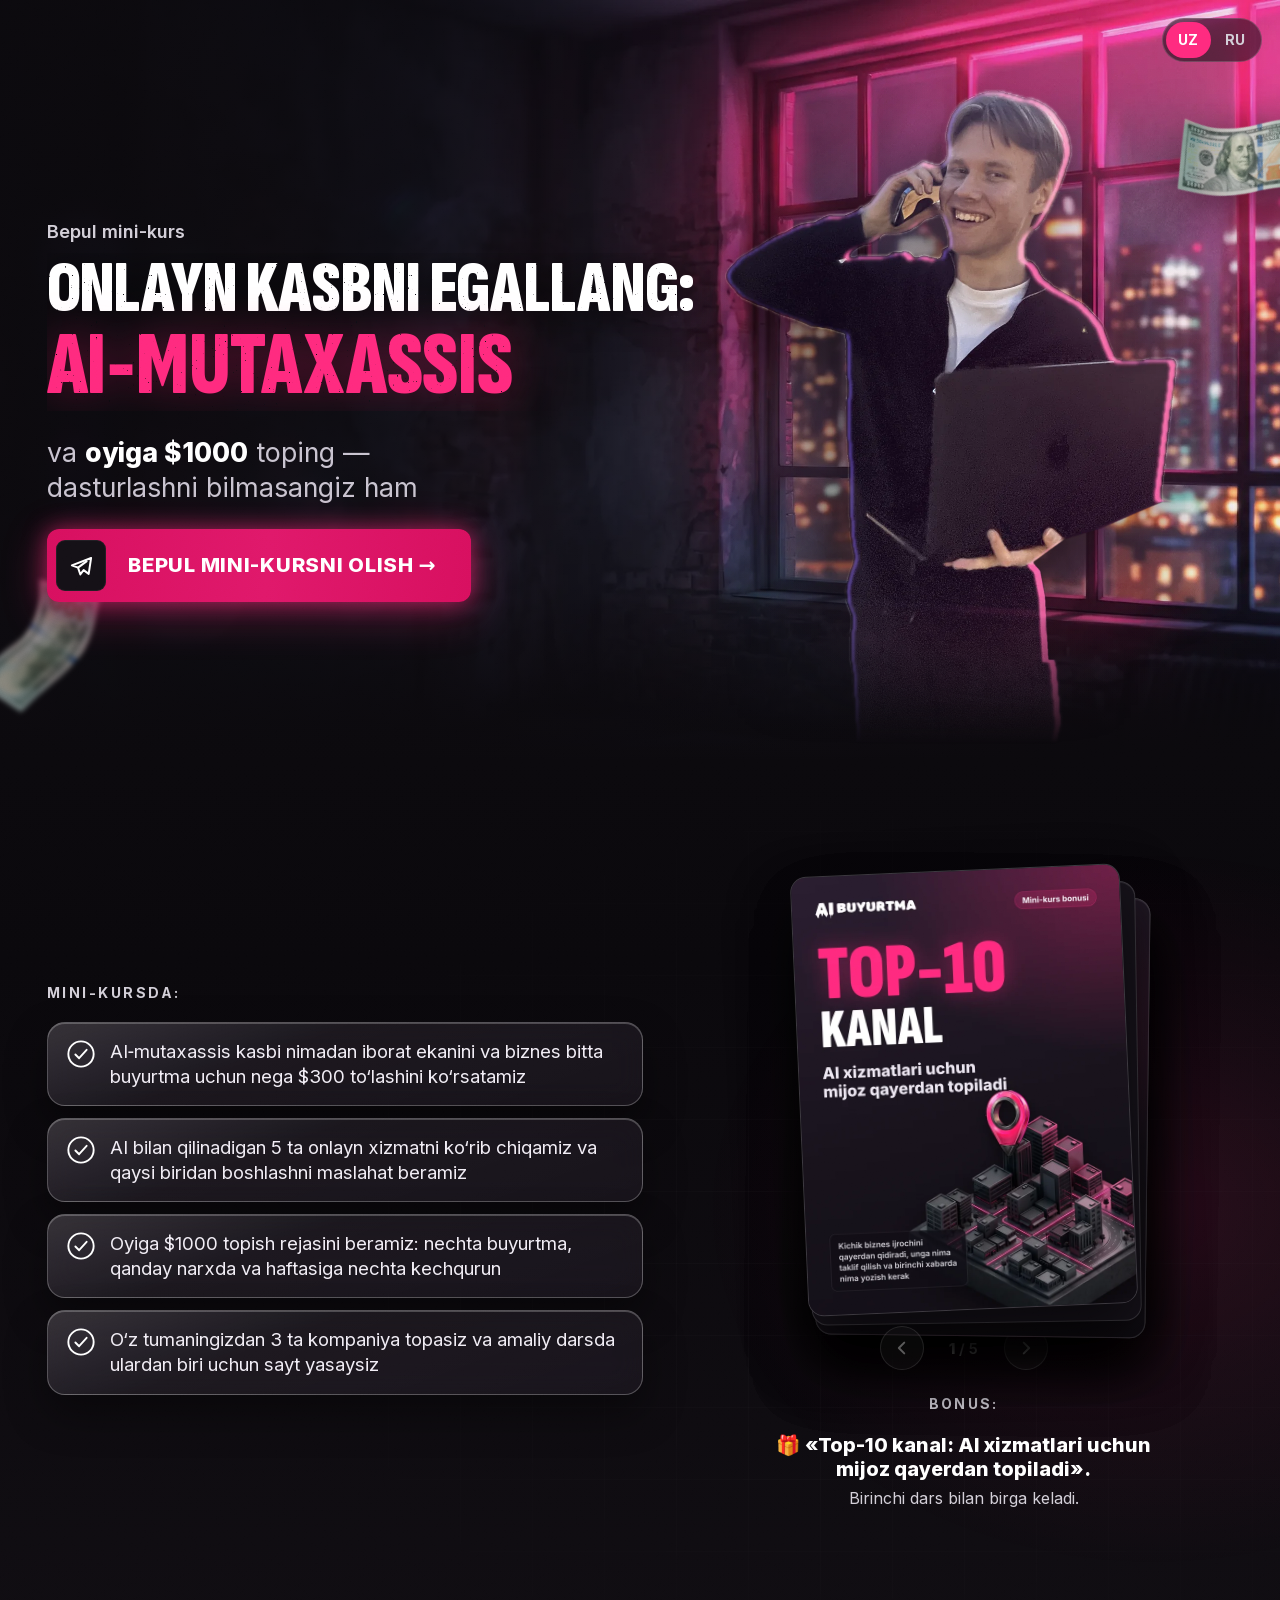
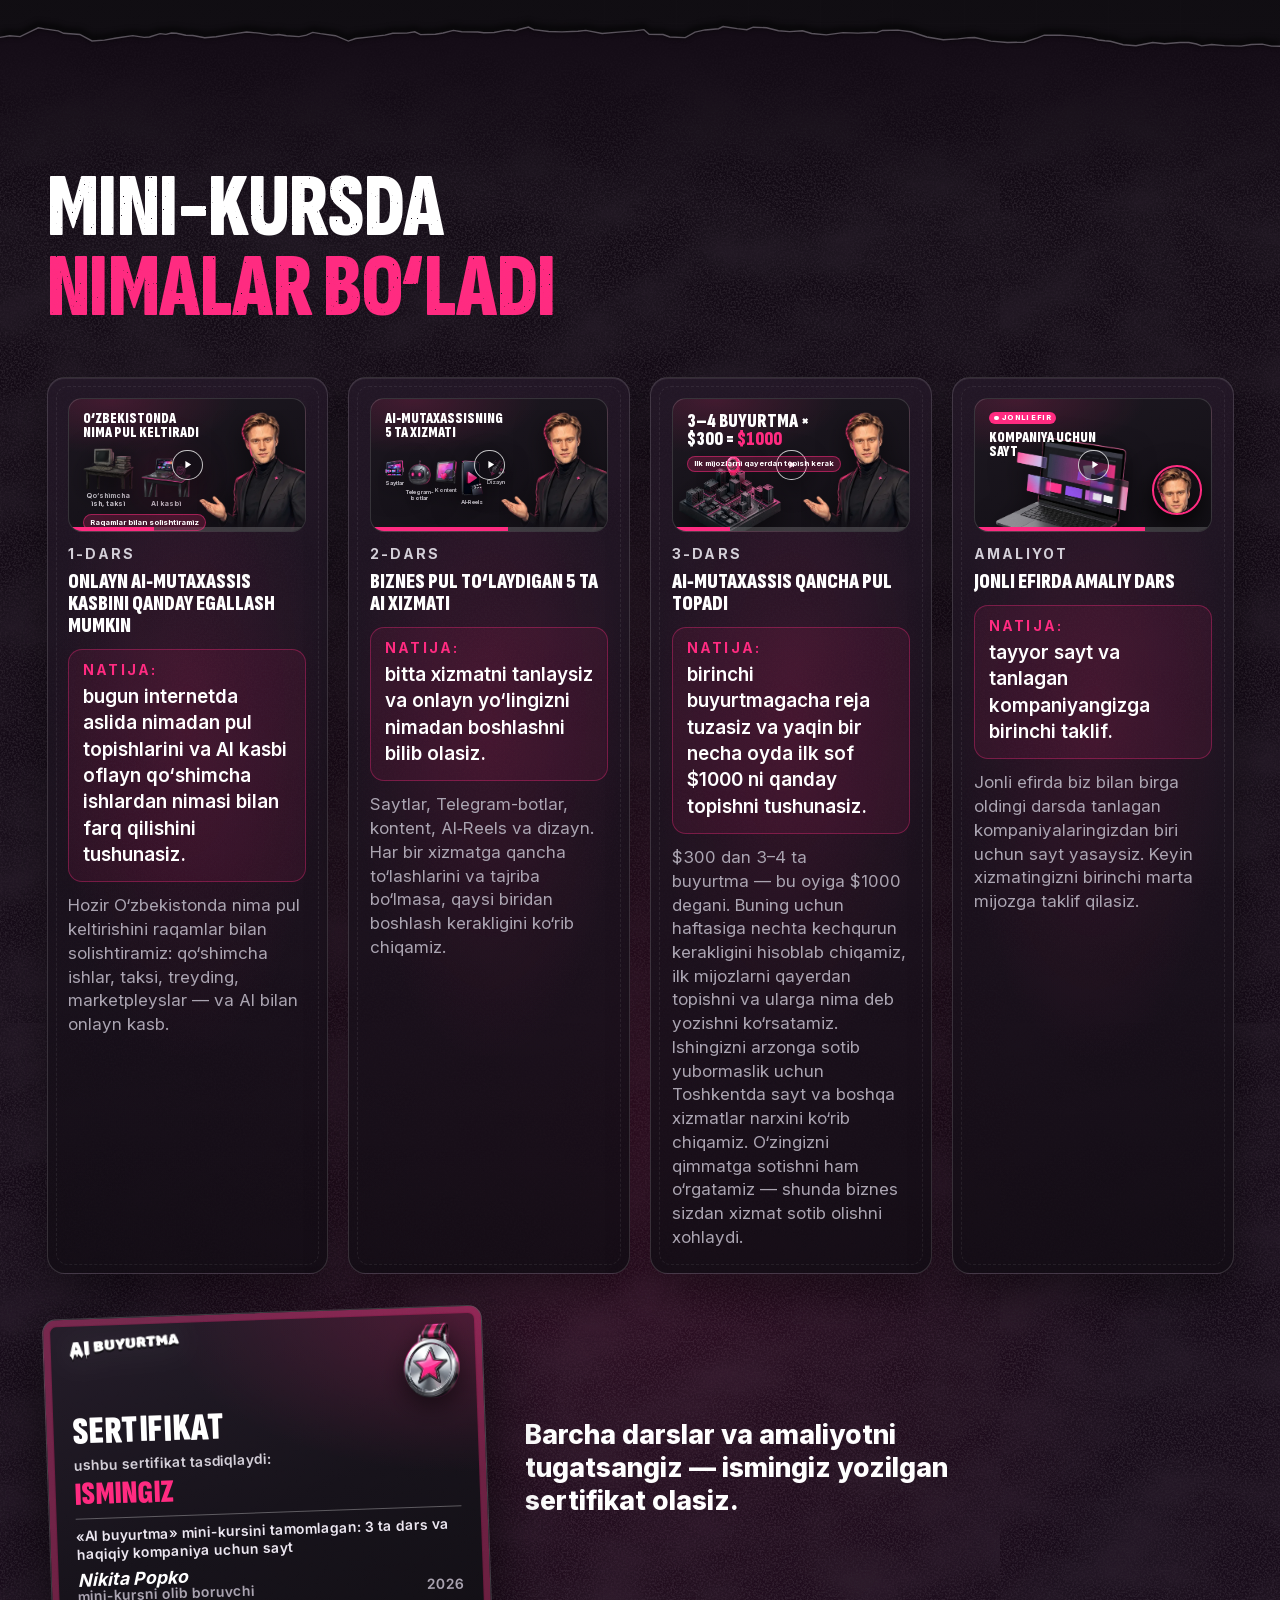
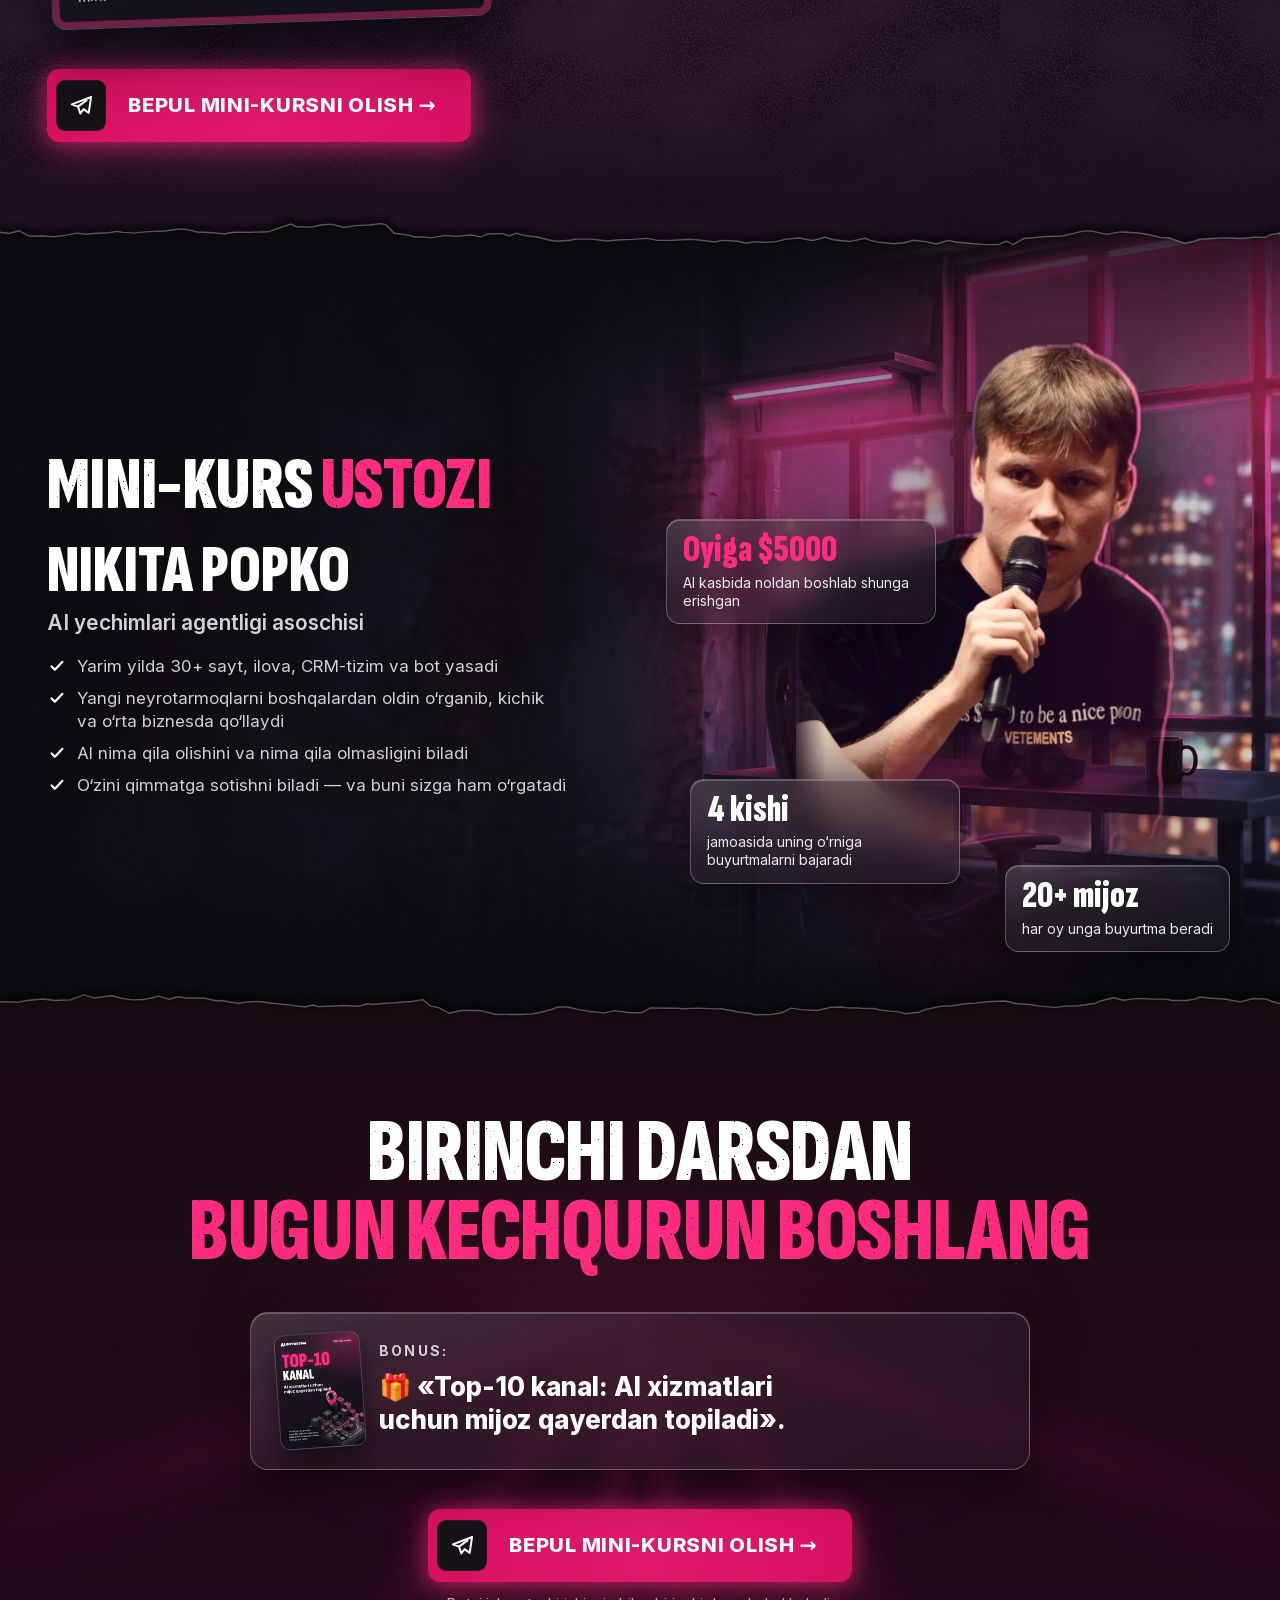
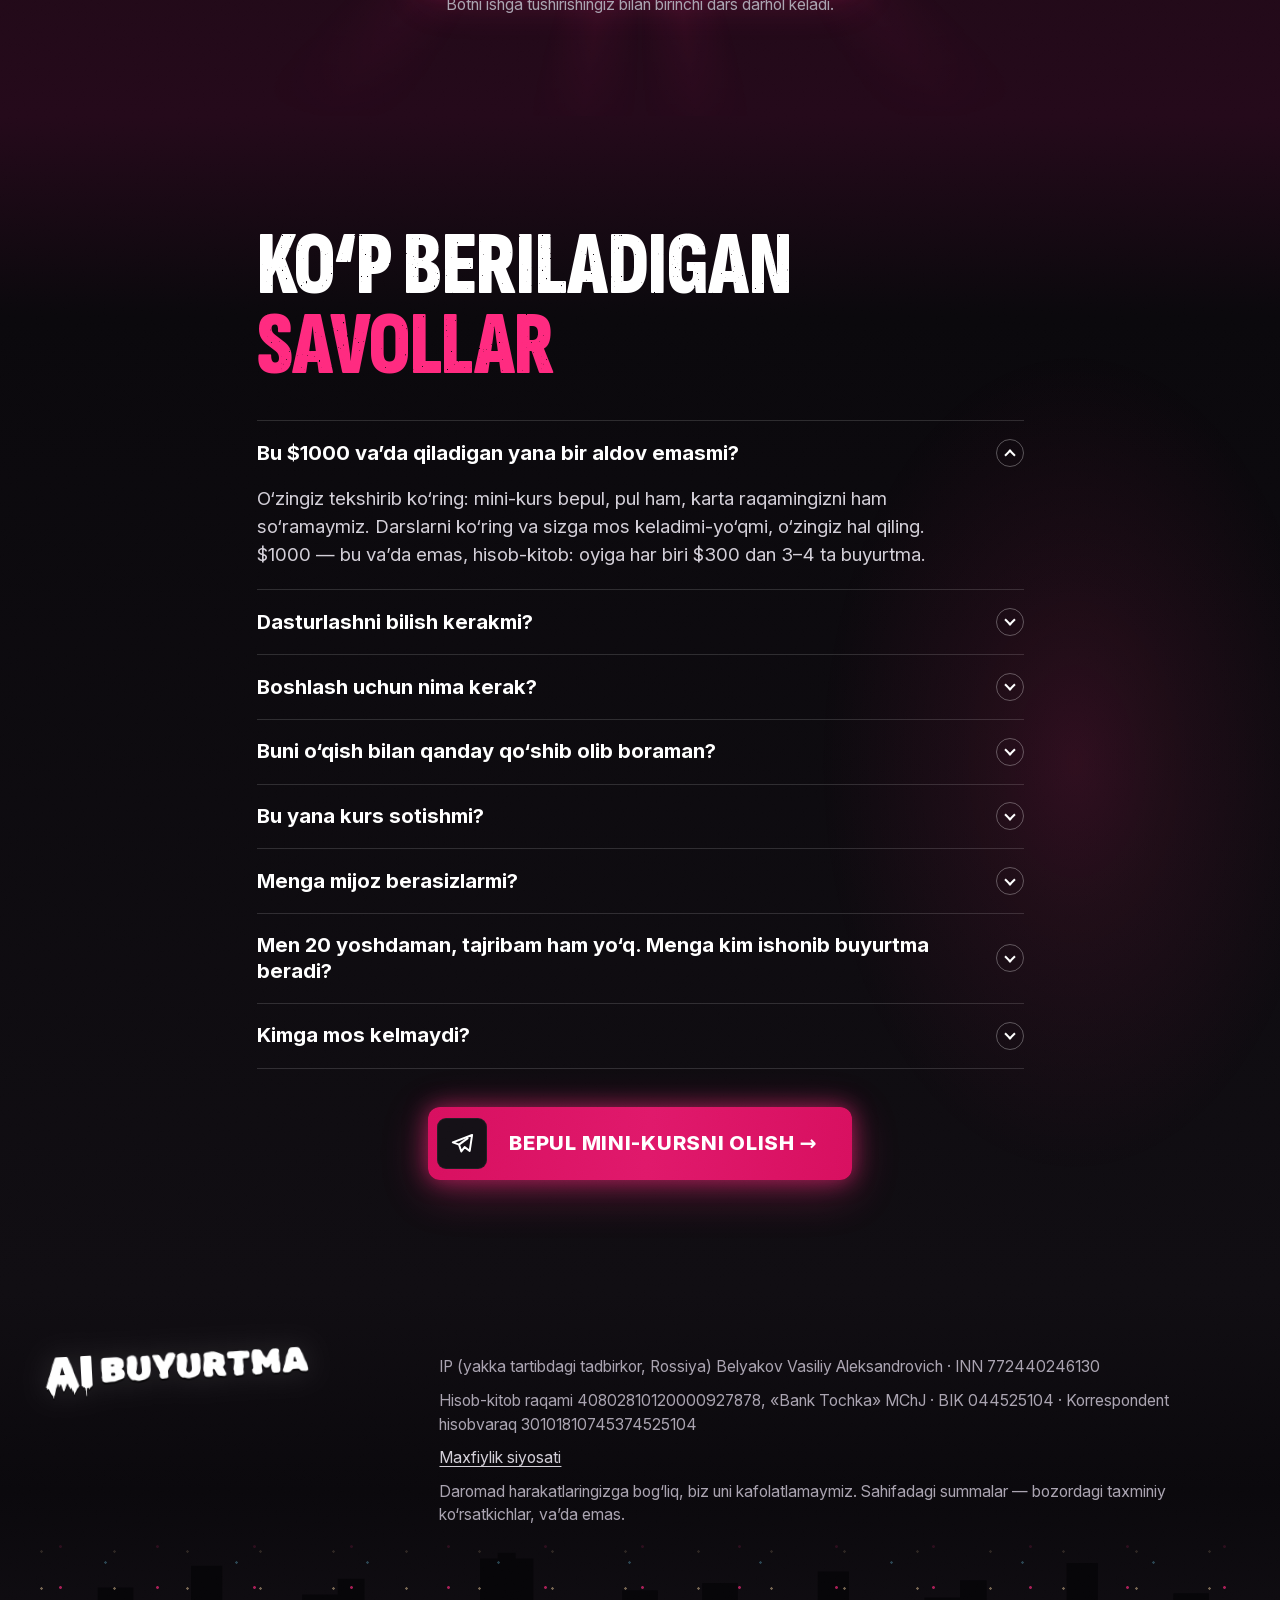
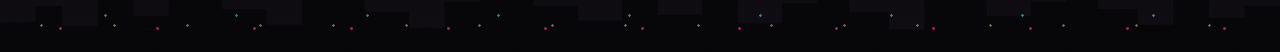
<file: index.html>
<!DOCTYPE html>
<html lang="uz">
<head>
<meta charset="UTF-8">
<meta name="viewport" content="width=device-width, initial-scale=1.0">
<title>Sun'iy intellekt kursi: sayt va bot yaratish | AI buyurtma</title>
<meta name="description" content="Bepul mini-kurs Telegramda: 3 ta dars va amaliyot. Sun'iy intellekt yordamida biznes uchun sayt va Telegram-bot yaratishni, mijoz topishni o'rganasiz.">
<meta name="theme-color" content="#0E0B12">
<meta name="robots" content="index, follow, max-image-preview:large">
<link rel="canonical" href="https://aibuyurtma.com/">
<link rel="alternate" hreflang="uz" href="https://aibuyurtma.com/">
<link rel="alternate" hreflang="ru" href="https://aibuyurtma.com/ru/">
<link rel="alternate" hreflang="x-default" href="https://aibuyurtma.com/">
<meta property="og:locale" content="uz_UZ">
<meta property="og:locale:alternate" content="ru_RU">
<script type="application/ld+json">{"@context":"https://schema.org","@graph":[{"@type":"EducationalOrganization","@id":"https://aibuyurtma.com/#org","name":"AI buyurtmaga","alternateName":["AI buyurtma","ИИ на заказ"],"url":"https://aibuyurtma.com/","logo":{"@type":"ImageObject","url":"https://aibuyurtma.com/assets/apple-touch-icon.png","width":180,"height":180},"description":"O‘zbekistondagi sun’iy intellekt bo‘yicha onlayn maktab. Sun’iy intellekt yordamida mahalliy biznes uchun sayt, Telegram-bot, kontent, AI-Reels va dizayn yaratishni hamda bu xizmatlarga buyurtmachi topishni o‘rgatadi. Bepul mini-kurs Telegram-botda, o‘zbek tilida o‘tadi.","founder":{"@id":"https://aibuyurtma.com/#nikita"},"areaServed":{"@type":"Country","name":"O‘zbekiston"},"knowsLanguage":["uz","ru"],"sameAs":["https://t.me/uz_ai_school"]},{"@type":"Person","@id":"https://aibuyurtma.com/#nikita","name":"Nikita Popko","jobTitle":"AI yechimlari agentligi asoschisi","description":"AI yechimlari agentligi asoschisi. 20 dan ortiq doimiy mijozi va 30 dan ortiq loyihasi bor: AI-ilovalar, saytlar, platformalar, CRM-tizimlar va botlar. Kursda o‘z ishida qo‘llaydigan usullarni ko‘rsatadi.","image":"https://aibuyurtma.com/assets/img/nikita_neon_mic.webp","worksFor":{"@id":"https://aibuyurtma.com/#org"}},{"@type":"WebSite","@id":"https://aibuyurtma.com/#website","url":"https://aibuyurtma.com/","name":"AI buyurtma","alternateName":["AI buyurtmaga","ИИ на заказ","aibuyurtma.com"],"inLanguage":["uz","ru"],"publisher":{"@id":"https://aibuyurtma.com/#org"}},{"@type":"WebPage","@id":"https://aibuyurtma.com/#webpage","url":"https://aibuyurtma.com/","name":"Sun'iy intellekt kursi: sayt va bot yaratish | AI buyurtma","description":"Bepul mini-kurs Telegramda: 3 ta dars va amaliyot. Sun'iy intellekt yordamida biznes uchun sayt va Telegram-bot yaratishni, mijoz topishni o'rganasiz.","inLanguage":"uz","isPartOf":{"@id":"https://aibuyurtma.com/#website"},"about":{"@id":"https://aibuyurtma.com/#org"},"mainEntity":{"@id":"https://aibuyurtma.com/#course"},"relatedLink":["https://aibuyurtma.com/haqida/"],"primaryImageOfPage":{"@type":"ImageObject","url":"https://aibuyurtma.com/assets/og.jpg","width":1200,"height":630}},{"@type":"Course","@id":"https://aibuyurtma.com/#course","name":"«AI buyurtmaga» bepul amaliy mini-kursi","description":"Telegram-botdagi bepul mini-kurs: 3 ta video dars (23–25 daqiqadan) va jadval bo‘yicha amaliy dars (taxminan 1 soat). AI-mutaxassis kasbi, biznes pul to‘laydigan 5 ta xizmat (sayt, Telegram-bot, kontent, AI-Reels, dizayn), Toshkentdagi narxlar va ilk mijozlarni qayerdan topish haqida. Amaliy darsda saytsiz kichik kompaniyani topib, egasiga sayt namunasini tayyorlaysiz. Dasturlashni bilish shart emas.","provider":{"@id":"https://aibuyurtma.com/#org"},"inLanguage":"uz","isAccessibleForFree":true,"educationalLevel":"Boshlang‘ich","teaches":["Sayt yaratish","Telegram-bot yaratish","Kontent","AI-Reels","Dizayn","Ilk mijozlarni topish"],"offers":{"@type":"Offer","category":"Free","price":0,"priceCurrency":"UZS","availability":"https://schema.org/InStock","url":"https://t.me/uz_ai_school_bot"},"hasCourseInstance":{"@type":"CourseInstance","courseMode":"Online","courseWorkload":"PT2H23M","location":{"@type":"VirtualLocation","url":"https://t.me/uz_ai_school_bot"},"instructor":{"@id":"https://aibuyurtma.com/#nikita"}}},{"@type":"FAQPage","@id":"https://aibuyurtma.com/#faq","isPartOf":{"@id":"https://aibuyurtma.com/#webpage"},"mainEntity":[{"@type":"Question","name":"Dasturlashni bilish kerakmi?","acceptedAnswer":{"@type":"Answer","text":"Yo‘q. Kodni neyrotarmoq yozadi, siz esa vazifa, did va mijoz uchun mas’ulsiz. Har bir qadamni ekranda ko‘rsatamiz."}},{"@type":"Question","name":"Boshlash uchun nima kerak?","acceptedAnswer":{"@type":"Answer","text":"Noutbuk, internet va bepul neyrotarmoqlar. Aynan qaysilari — darslarda ko‘rsatamiz. Darslarning o‘zini esa telefondan ko‘rsa bo‘ladi."}},{"@type":"Question","name":"Buni o‘qish bilan qanday qo‘shib olib boraman?","acceptedAnswer":{"@type":"Answer","text":"1–3-darslarni qulay vaqtda ko‘rasiz. Amaliy dars vaqtini botda tanlaysiz. Buyurtmalar kechqurunlari bajariladi: haftasiga 2–3 kechqurun, universitetdagi darslarni qoldirishga to‘g‘ri kelmaydi."}},{"@type":"Question","name":"Bu yana kurs sotishmi?","acceptedAnswer":{"@type":"Answer","text":"Yo‘q. Bu amaliyot: 3 ta dars va siz tanlagan kompaniya uchun sayt yasaydigan amaliy dars. Pullik kurs haqida faqat birinchi qadamlarni tashlaganingizdan keyin aytamiz — qaror esa o‘zingizniki."}},{"@type":"Question","name":"Menga mijoz berasizlarmi?","acceptedAnswer":{"@type":"Answer","text":"Yo‘q. Mijozlarni qayerdan izlashni, ularga nima deb yozishni va ishingizni arzonga sotib yubormaslikni ko‘rsatamiz. Buyurtmalarni topish va bajarish — sizning ishingiz."}},{"@type":"Question","name":"Men 20 yoshdaman, tajribam ham yo‘q. Menga kim ishonib buyurtma beradi?","acceptedAnswer":{"@type":"Answer","text":"Bu yo‘nalish paydo bo‘lganiga bir-ikki yil bo‘ldi, hech kimda diplom yo‘q. Mijoz bitta narsani so‘raydi: qilib bera olasizmi yoki yo‘qmi. Amaliy darsda siz haqiqiy kompaniya uchun sayt yasaysiz — bu ko‘rsatsa bo‘ladigan birinchi ishingiz."}}]}]}</script>
<meta property="og:type" content="website">
<meta property="og:site_name" content="AI buyurtma">
<meta property="og:title" content="Onlayn AI-mutaxassis kasbini egallang — bepul mini-kurs">
<meta property="og:description" content="Telegramda bepul mini-kurs · 3 ta dars va amaliyot.">
<meta property="og:image" content="https://aibuyurtma.com/assets/og.jpg">
<meta property="og:image:width" content="1200">
<meta property="og:image:height" content="630">
<meta property="og:url" content="https://aibuyurtma.com/">
<meta name="twitter:card" content="summary_large_image">
<link rel="icon" type="image/png" sizes="96x96" href="assets/favicon-96.png">
<link rel="icon" type="image/png" sizes="64x64" href="assets/favicon-64.png">
<link rel="apple-touch-icon" href="assets/apple-touch-icon.png">
<link rel="preload" href="assets/img/bg_hero_d.webp" as="image" media="(min-width: 768px)">
<script id="hook-head">/* до отрисовки: какой заголовок показать по метке utm_content (логика = pickHook из js/hooks.js) */
(function(){try{var w=(new URLSearchParams(location.search).get('utm_content')||'').toLowerCase().split(/[^a-z0-9]+/).filter(Boolean),k=null,i=w.indexOf('math');if(i!==-1){k=w[i+1]==='a'?'math_a':'math_b';}else{var keys=['compare','clients','zero','home','now'];for(var j=0;j<keys.length;j++){if(w.indexOf(keys[j])!==-1){k=keys[j];break;}}}if(k){document.documentElement.setAttribute('data-hook',k);}var h=(new URLSearchParams(location.search).get('hero')||'').toLowerCase();if(h==='b'||h==='c'){document.documentElement.setAttribute('data-hero',h);}}catch(e){}})();</script>
<script id="meta-pixel">/* Пиксели Meta: 948019651369280 с 09.11.2026 и 2146866879526627 с 18.11.2026 (прежний 1825945541747362 больше не используется). Lead — нажатие кнопки в бота, js/main.js.
   Под автотестами (navigator.webdriver) пиксель не грузим, чтобы проверки не слали события в Meta. */
if (!navigator.webdriver) {
!function(f,b,e,v,n,t,s){if(f.fbq)return;n=f.fbq=function(){n.callMethod?
n.callMethod.apply(n,arguments):n.queue.push(arguments)};if(!f._fbq)f._fbq=n;
n.push=n;n.loaded=!0;n.version='2.0';n.queue=[];t=b.createElement(e);t.async=!0;
t.src=v;s=b.getElementsByTagName(e)[0];s.parentNode.insertBefore(t,s)}(window,
document,'script','https://connect.facebook.net/en_US/fbevents.js');
fbq('init', '948019651369280');
fbq('init', '2146866879526627'); /* «УЗ школа CAPI» с 18.11.2026: сюда же сервер uz-capi шлёт события бота */
fbq('track', 'PageView');
}
</script>
<script id="ya-metrika">/* Яндекс Метрика 114152022. Цель lead — нажатие кнопки в бота, js/main.js. */
if (!navigator.webdriver) {
window.__YM_ID = 114152022;
(function(m,e,t,r,i,k,a){m[i]=m[i]||function(){(m[i].a=m[i].a||[]).push(arguments)};m[i].l=1*new Date();for (var j = 0; j < document.scripts.length; j++) {if (document.scripts[j].src === r) { return; }}k=e.createElement(t),a=e.getElementsByTagName(t)[0],k.async=1,k.src=r,a.parentNode.insertBefore(k,a)})(window, document, 'script', 'https://mc.yandex.ru/metrika/tag.js?id=114152022', 'ym');
ym(114152022, 'init', {ssr:true, webvisor:true, clickmap:true, accurateTrackBounce:true, trackLinks:true});
}
</script>
<link rel="stylesheet" href="css/fonts.css?v=35aa182b">
<link rel="stylesheet" href="css/style.css?v=73daaa35">
<link rel="stylesheet" href="css/mini.css?v=8dbf0469">
<script type="module" src="js/main.js?v=dc8c441c"></script>
</head>
<body>
<div class="page" id="page">

<!-- ============ 1. ПЕРВЫЙ ЭКРАН ============ -->
<section class="sec hero" id="top" data-b="1">
  <div class="hero-bg" aria-hidden="true">
    <picture>
      <source media="(max-width: 767px)" srcset="assets/img/bg_hero_m.webp">
      <img src="assets/img/bg_hero_d.webp" alt="" fetchpriority="high">
    </picture>
  </div>
  <img class="bill bill--tr" src="assets/img/bill_1.webp" alt="" aria-hidden="true" loading="lazy">
  <img class="bill bill--bl" src="assets/img/bill_2.webp" alt="" aria-hidden="true" loading="lazy">
  <nav class="lang-sw" aria-label="Til"><a href="./" lang="uz" hreflang="uz" aria-current="page">UZ</a><a href="ru/" lang="ru" hreflang="ru">RU</a></nav>

  <div class="wrap">
    <div class="hero-grid">
      <div class="hero-copy">
        <p class="kicker" data-i18n="b1.kick">Bepul mini-kurs</p>
        <h1 class="d1 d1--hook worn" data-hook-for="compare"><span class="line a" data-i18n="hook.compare.a">Taksi, smenali ish, Uzum yoki onlayn kasb:</span> <span class="line b pink" data-i18n="hook.compare.b">qaysi biri haqiqatan oyiga $1000 keltiradi</span> <span class="line c" data-i18n="hook.compare.c">— 2026-yil uchun solishtiramiz</span></h1>
        <h1 class="d1 d1--hook worn" data-hook-for="math_a"><span class="line a" data-i18n="hook.math_a.a">Oyiga $1000 — bu passiv daromad emas,</span> <span class="line b pink" data-i18n="hook.math_a.b">bizneslardan 3⁠–⁠4 ta buyurtma.</span> <span class="line c" data-i18n="hook.math_a.c">Hisob-kitobni ochiq ko‘rsatamiz</span></h1>
        <h1 class="d1 d1--hook worn" data-hook-for="math_b"><span class="line a" data-i18n="hook.math_b.a">Oyiga $1000 —</span> <span class="line b pink" data-i18n="hook.math_b.b">bu bizneslardan $300 dan 3⁠–⁠4 ta buyurtma.</span> <span class="line c" data-i18n="hook.math_b.c">Hisob-kitobni ochiq ko‘rsatamiz</span></h1>
        <h1 class="d1 d1--hook worn" data-hook-for="now"><span class="line a" data-i18n="hook.now.a">Ilgari sayt yasashni yillab o‘rganishardi.</span> <span class="line b pink" data-i18n="hook.now.b">Hozir AI‑mutaxassis uni bir kunda yasaydi</span> <span class="line c" data-i18n="hook.now.c">— biznes esa avvalgidek 2,5⁠–⁠5 mln so‘m to‘laydi</span></h1>
        <h1 class="d1 d1--hook worn" data-hook-for="zero"><span class="line a" data-i18n="hook.zero.a">Talaba bo‘lsangiz va dasturchi bo‘lmasangiz,</span> <span class="line b pink" data-i18n="hook.zero.b">onlayn kasbni noldan</span> <span class="line c" data-i18n="hook.zero.c">egallash mumkinmi?</span></h1>
        <h1 class="d1 d1--hook worn" data-hook-for="clients"><span class="line a" data-i18n="hook.clients.a">AI bilan ishlay olasiz, lekin mijozingiz yo‘qmi?</span> <span class="line b pink" data-i18n="hook.clients.b">Talabalar ilk mijozlarni qayerdan topishini ko‘rsatamiz</span> <span class="line c" data-i18n="hook.clients.c">— frilans-birjalarsiz va tajribasiz</span></h1>
        <h1 class="d1 d1--hook worn" data-hook-for="home"><span class="line a" data-i18n="hook.home.a">Shahringizdagi biznes uchun</span> <span class="line b pink" data-i18n="hook.home.b">sayt va bot yasashni o‘rgatamiz</span> <span class="line c" data-i18n="hook.home.c">— mijozlarni esa o‘z shahringizda topasiz</span></h1>
        <h1 class="d1 worn" data-hook-for="default">
          <span class="line a" data-i18n="b1.h1a">Onlayn kasbni egallang:</span>
          <span class="line b pink" data-i18n="b1.h1b">AI‑mutaxassis</span>
        </h1>
        <p class="lead" data-hook-for="default" data-i18n="b1.lead">va <b class="nobr">oyiga $1000</b> toping — <span class="br">dasturlashni bilmasangiz ham</span></p>
        <div class="hero-scene">
          <div class="glow hero-glow" aria-hidden="true"></div>
          <div class="hero-person hero-person--laptop">
            <img class="hv hv-a" src="assets/img/nikita_neon_phone.webp" alt="Nikita Popko mijoz bilan telefonda gaplashmoqda, qo‘lida noutbuk" width="1080" height="1350" fetchpriority="high">
            <img class="hv hv-b" src="assets/img/nikita_client.webp" alt="Nikita Popko novvoyxona egasiga tayyor saytni ko‘rsatmoqda" width="1400" height="1400" loading="lazy">
            <img class="hv hv-c" src="assets/img/nikita_orders.webp" alt="Nikita Popko noutbuk bilan, yonida buyurtma haqidagi yozishma, bot va tangalar" width="1200" height="1500" loading="lazy">
          </div>
        </div>

        <a class="btn" id="cta-hero" href="https://t.me/" data-cta data-track="cta" data-place="hero"><span class="btn-ico" aria-hidden="true"><svg viewBox="0 0 24 24" fill="none" stroke="#fff" stroke-width="1.8" stroke-linejoin="round"><path d="M21 4.5L3.5 11.2l5.6 2.1 2.1 6.2 3-3.9 4.6 3.4z"/><path d="M9.1 13.3l8.3-6.1"/></svg></span><span class="btn-label" data-i18n="cta.start">Bepul mini-kursni olish →</span></a>
      </div>
    </div>
  </div>
</section>

<!-- ============ 1а. НА МИНИ-КУРСЕ + БОНУС-«ФАЙЛ» (правки Васи 17.10: файл бонуса справа, листается) ============ -->
<section class="sec s-black learn-sec" id="learn" data-b="1.5" style="--pc:#0B090D">
  <div class="surf tex-grid" aria-hidden="true">
    <div class="glows"><div class="glow" style="left:55%;top:10%;width:min(900px,90vw);height:80%;--a:.12"></div></div>
  </div>
  <div class="wrap learn-wrap">
    <div class="learn-copy">
      <p class="mission-kick" data-i18n="b1.learn_k">Mini-kursda:</p>
      <ul class="learn-grid" role="list">
        <li class="learn gl"><svg viewBox="0 0 32 32" fill="none" stroke="#fff" stroke-width="2" aria-hidden="true"><circle cx="16" cy="16" r="13.5"/><path d="M10 16.5l4 4 8-9" stroke-linecap="round" stroke-linejoin="round"/></svg><p data-i18n="b1.l1">AI‑mutaxassis kasbi nimadan iborat ekanini va biznes bitta buyurtma uchun nega $300 to‘lashini ko‘rsatamiz</p></li>
        <li class="learn gl"><svg viewBox="0 0 32 32" fill="none" stroke="#fff" stroke-width="2" aria-hidden="true"><circle cx="16" cy="16" r="13.5"/><path d="M10 16.5l4 4 8-9" stroke-linecap="round" stroke-linejoin="round"/></svg><p data-i18n="b1.l2">AI bilan qilinadigan 5 ta onlayn xizmatni ko‘rib chiqamiz va qaysi biridan boshlashni maslahat beramiz</p></li>
        <li class="learn gl"><svg viewBox="0 0 32 32" fill="none" stroke="#fff" stroke-width="2" aria-hidden="true"><circle cx="16" cy="16" r="13.5"/><path d="M10 16.5l4 4 8-9" stroke-linecap="round" stroke-linejoin="round"/></svg><p data-i18n="b1.l3">Oyiga $1000 topish rejasini beramiz: nechta buyurtma, qanday narxda va haftasiga nechta kechqurun</p></li>
        <li class="learn gl"><svg viewBox="0 0 32 32" fill="none" stroke="#fff" stroke-width="2" aria-hidden="true"><circle cx="16" cy="16" r="13.5"/><path d="M10 16.5l4 4 8-9" stroke-linecap="round" stroke-linejoin="round"/></svg><p data-i18n="b1.l4">O‘z tumaningizdan 3 ta kompaniya topasiz va amaliy darsda ulardan biri uchun sayt yasaysiz</p></li>
      </ul>
    </div>
    <div class="learn-bonus">
      <div class="bonus-in bonus-head">
        <p class="mn-k" data-i18n="b1.bonus_k">Bonus:</p>
        <p class="md-h" data-i18n="b1.bonus_t">🎁 «Top-10 kanal: AI xizmatlari uchun mijoz qayerdan topiladi».</p>
        <p class="bonus-d" data-i18n="b1.bonus_d">Birinchi dars bilan birga keladi.</p>
      </div>
      <figure class="file" data-file tabindex="0" aria-roledescription="varaqlagich" aria-label="Ro‘yxatdan o‘tganda sovg‘a — PDF-qo‘llanma «Top-10 kanal: AI xizmatlari uchun mijoz qayerdan topiladi», sahifalar">
        <div class="file-stack">
          <div class="fp fp-shot" aria-hidden="false"><img src="assets/img/uz/bonus_cover.webp" alt="PDF muqovasi: «Top-10 kanal: AI xizmatlari uchun mijoz qayerdan topiladi»" width="660" height="880" loading="lazy"></div>
          <div class="fp fp-shot" aria-hidden="true"><img src="assets/img/uz/bonus_contents.webp" alt="Mundarija: 10 ta kanal, dastlabki to‘rttasi — xaritalar, Instagram, buyurtmali Telegram-kanallar, Uzum Market; qolganlari botda ochiladi" width="660" height="880" loading="lazy"></div>
          <div class="fp fp-shot" aria-hidden="true"><img src="assets/img/uz/bonus_start.webp" alt="«Tanishlaringiz orasida tadbirkor bo‘lmasa, qaysi kanaldan boshlash kerak» sahifasi — botda ochiladi" width="660" height="880" loading="lazy"></div>
          <div class="fp fp-shot" aria-hidden="true"><img src="assets/img/uz/bonus_channel01.webp" alt="01-kanal sahifasi «Xaritalar: 2GIS, Yandex va Google»: nima taklif qilish, qanday qidirish va birinchi xabar namunasi" width="660" height="880" loading="lazy"></div>
          <div class="fp fp-end" aria-hidden="true">
            <img class="fp-gift" src="assets/img/gift.webp" alt="" width="700" height="785" loading="lazy">
            <p class="fp-end-t" data-i18n="b1.file_end">Birinchi dars bilan birga keladi</p>
            <span class="fp-tg"><svg aria-hidden="true" viewBox="0 0 24 24" fill="none" stroke="#fff" stroke-width="1.8" stroke-linejoin="round"><path d="M21 4.5L3.5 11.2l5.6 2.1 2.1 6.2 3-3.9 4.6 3.4z"/><path d="M9.1 13.3l8.3-6.1"/></svg></span>
          </div>
        </div>
        <figcaption class="file-ctrl">
          <button class="file-btn file-btn--prev" type="button" data-file-prev aria-label="Oldingi sahifa"><svg viewBox="0 0 20 20" fill="none" stroke="#fff" stroke-width="2.2" stroke-linecap="round" stroke-linejoin="round"><path d="M7.5 4l6 6-6 6"/></svg></button>
          <span class="file-count" aria-live="polite"><b>1</b> / 5</span>
          <button class="file-btn" type="button" data-file-next aria-label="Keyingi sahifa"><svg viewBox="0 0 20 20" fill="none" stroke="#fff" stroke-width="2.2" stroke-linecap="round" stroke-linejoin="round"><path d="M7.5 4l6 6-6 6"/></svg></button>
        </figcaption>
      </figure>
    </div>
  </div>
</section>

<!-- ============ 2. ЧТО ВНУТРИ (Superdesign: lessons_1) ============ -->
<section class="sec s-aub kit" id="program" data-b="2" data-torn style="--torn-mask:url(&quot;data:image/svg+xml,%3Csvg xmlns='http://www.w3.org/2000/svg' viewBox='0 0 1440 40' preserveAspectRatio='none'%3E%3Cpath d='M0,40 L0.0,16.2 L10.9,14.4 L22.7,15.3 L37.6,7.9 L43.1,5.4 L50.0,6.6 L65.5,8.9 L71.6,11.6 L89.8,12.9 L103.5,20.2 L117.5,19.3 L131.0,16.9 L149.4,14.2 L162.1,16.2 L168.2,15.7 L180.1,12.0 L186.7,12.8 L192.8,11.3 L198.5,11.6 L209.1,13.7 L216.9,14.0 L230.3,16.5 L243.1,15.4 L260.9,12.5 L277.5,10.1 L291.5,11.4 L305.7,13.6 L313.4,12.9 L322.4,14.4 L336.4,15.3 L344.8,13.6 L351.8,10.6 L360.5,12.0 L377.4,14.3 L391.9,20.3 L400.1,17.4 L416.8,15.6 L433.1,13.6 L441.8,11.6 L457.5,11.4 L466.6,9.9 L473.1,13.1 L489.8,12.6 L498.5,11.2 L510.0,8.3 L519.4,9.9 L537.5,10.1 L544.3,10.9 L555.8,10.7 L566.9,8.6 L572.2,7.9 L579.5,8.8 L584.6,7.0 L594.5,4.6 L600.4,7.5 L617.3,9.6 L632.1,10.0 L650.2,9.2 L659.1,8.3 L677.4,11.8 L695.5,10.3 L714.0,8.9 L724.4,7.5 L730.3,12.6 L746.0,13.0 L753.5,15.7 L770.9,16.4 L781.9,10.3 L793.2,7.8 L808.4,6.4 L813.5,4 L829.4,6.3 L840.2,7.6 L847.3,4.7 L862.4,5.3 L875.8,8.7 L888.4,9.7 L902.7,8.8 L913.1,11.8 L929.7,13.4 L948.4,10.8 L965.3,11.4 L979.4,10.6 L986.5,10.8 L992.7,8.4 L1010.1,8.0 L1024.5,9.9 L1042.7,15.7 L1061.1,18.9 L1077.9,17.8 L1089.5,16.5 L1096.6,16.3 L1114.8,20.4 L1133.4,21.9 L1152.1,21.6 L1167.0,16.7 L1174.8,13.7 L1192.2,13.6 L1209.7,14.8 L1220.5,16.2 L1227.3,16.8 L1235.8,19.1 L1243.1,20.0 L1249.2,20.5 L1263.6,24.5 L1278.0,25.5 L1296.8,21.9 L1310.1,23.4 L1327.3,22.0 L1337.5,22.0 L1346.0,23.6 L1351.8,25.7 L1363.1,24.2 L1377.6,25.4 L1396.3,26.0 L1407.6,24.1 L1420.0,23.7 L1430.3,26.0 L1440,26.2 L1440,40 Z'/%3E%3C/svg%3E&quot;);--pc:#100D12">
  <svg class="torn" viewBox="0 0 1440 40" preserveAspectRatio="none" aria-hidden="true" focusable="false"><path class="torn-shade" d="M0.0,16.2 L10.9,14.4 L22.7,15.3 L37.6,7.9 L43.1,5.4 L50.0,6.6 L65.5,8.9 L71.6,11.6 L89.8,12.9 L103.5,20.2 L117.5,19.3 L131.0,16.9 L149.4,14.2 L162.1,16.2 L168.2,15.7 L180.1,12.0 L186.7,12.8 L192.8,11.3 L198.5,11.6 L209.1,13.7 L216.9,14.0 L230.3,16.5 L243.1,15.4 L260.9,12.5 L277.5,10.1 L291.5,11.4 L305.7,13.6 L313.4,12.9 L322.4,14.4 L336.4,15.3 L344.8,13.6 L351.8,10.6 L360.5,12.0 L377.4,14.3 L391.9,20.3 L400.1,17.4 L416.8,15.6 L433.1,13.6 L441.8,11.6 L457.5,11.4 L466.6,9.9 L473.1,13.1 L489.8,12.6 L498.5,11.2 L510.0,8.3 L519.4,9.9 L537.5,10.1 L544.3,10.9 L555.8,10.7 L566.9,8.6 L572.2,7.9 L579.5,8.8 L584.6,7.0 L594.5,4.6 L600.4,7.5 L617.3,9.6 L632.1,10.0 L650.2,9.2 L659.1,8.3 L677.4,11.8 L695.5,10.3 L714.0,8.9 L724.4,7.5 L730.3,12.6 L746.0,13.0 L753.5,15.7 L770.9,16.4 L781.9,10.3 L793.2,7.8 L808.4,6.4 L813.5,4 L829.4,6.3 L840.2,7.6 L847.3,4.7 L862.4,5.3 L875.8,8.7 L888.4,9.7 L902.7,8.8 L913.1,11.8 L929.7,13.4 L948.4,10.8 L965.3,11.4 L979.4,10.6 L986.5,10.8 L992.7,8.4 L1010.1,8.0 L1024.5,9.9 L1042.7,15.7 L1061.1,18.9 L1077.9,17.8 L1089.5,16.5 L1096.6,16.3 L1114.8,20.4 L1133.4,21.9 L1152.1,21.6 L1167.0,16.7 L1174.8,13.7 L1192.2,13.6 L1209.7,14.8 L1220.5,16.2 L1227.3,16.8 L1235.8,19.1 L1243.1,20.0 L1249.2,20.5 L1263.6,24.5 L1278.0,25.5 L1296.8,21.9 L1310.1,23.4 L1327.3,22.0 L1337.5,22.0 L1346.0,23.6 L1351.8,25.7 L1363.1,24.2 L1377.6,25.4 L1396.3,26.0 L1407.6,24.1 L1420.0,23.7 L1430.3,26.0 L1440,26.2"/><path class="torn-fiber" d="M0.0,16.2 L10.9,14.4 L22.7,15.3 L37.6,7.9 L43.1,5.4 L50.0,6.6 L65.5,8.9 L71.6,11.6 L89.8,12.9 L103.5,20.2 L117.5,19.3 L131.0,16.9 L149.4,14.2 L162.1,16.2 L168.2,15.7 L180.1,12.0 L186.7,12.8 L192.8,11.3 L198.5,11.6 L209.1,13.7 L216.9,14.0 L230.3,16.5 L243.1,15.4 L260.9,12.5 L277.5,10.1 L291.5,11.4 L305.7,13.6 L313.4,12.9 L322.4,14.4 L336.4,15.3 L344.8,13.6 L351.8,10.6 L360.5,12.0 L377.4,14.3 L391.9,20.3 L400.1,17.4 L416.8,15.6 L433.1,13.6 L441.8,11.6 L457.5,11.4 L466.6,9.9 L473.1,13.1 L489.8,12.6 L498.5,11.2 L510.0,8.3 L519.4,9.9 L537.5,10.1 L544.3,10.9 L555.8,10.7 L566.9,8.6 L572.2,7.9 L579.5,8.8 L584.6,7.0 L594.5,4.6 L600.4,7.5 L617.3,9.6 L632.1,10.0 L650.2,9.2 L659.1,8.3 L677.4,11.8 L695.5,10.3 L714.0,8.9 L724.4,7.5 L730.3,12.6 L746.0,13.0 L753.5,15.7 L770.9,16.4 L781.9,10.3 L793.2,7.8 L808.4,6.4 L813.5,4 L829.4,6.3 L840.2,7.6 L847.3,4.7 L862.4,5.3 L875.8,8.7 L888.4,9.7 L902.7,8.8 L913.1,11.8 L929.7,13.4 L948.4,10.8 L965.3,11.4 L979.4,10.6 L986.5,10.8 L992.7,8.4 L1010.1,8.0 L1024.5,9.9 L1042.7,15.7 L1061.1,18.9 L1077.9,17.8 L1089.5,16.5 L1096.6,16.3 L1114.8,20.4 L1133.4,21.9 L1152.1,21.6 L1167.0,16.7 L1174.8,13.7 L1192.2,13.6 L1209.7,14.8 L1220.5,16.2 L1227.3,16.8 L1235.8,19.1 L1243.1,20.0 L1249.2,20.5 L1263.6,24.5 L1278.0,25.5 L1296.8,21.9 L1310.1,23.4 L1327.3,22.0 L1337.5,22.0 L1346.0,23.6 L1351.8,25.7 L1363.1,24.2 L1377.6,25.4 L1396.3,26.0 L1407.6,24.1 L1420.0,23.7 L1430.3,26.0 L1440,26.2"/></svg>
  <div class="surf tex-concrete" aria-hidden="true">
    <div class="glows"><div class="glow" style="left:50%;top:20%;width:min(1100px,110vw);height:80%;transform:translateX(-50%);--a:.13"></div></div>
  </div>
  <div class="wrap">
    <div class="les-head">
      <h2 class="h2 worn"><span class="line" data-i18n="b2.h2a">Mini-kursda</span> <span class="line pink" data-i18n="b2.h2b">nimalar bo‘ladi</span></h2>
    </div>
    <div class="hs-wrap" style="--fade:#190C1B">
      <ul class="les-grid hscroll" role="list">
        <li class="slot les">
          <div class="les-art lv" aria-hidden="true">
            <span class="lv-scr" aria-hidden="true">
              <span class="lv-k" data-i18n="b2.s1">O‘zbekistonda nima pul keltiradi</span>
              <span class="lv-cmp"><span class="lv-cmp-i"><img class="old" src="assets/img/old_desk.webp" alt="" loading="lazy"><i data-i18n="b2.s1a">Qo‘shimcha ish, taksi</i></span><span class="lv-cmp-i"><img class="new" src="assets/img/neon_laptop.webp" alt="" loading="lazy"><i data-i18n="b2.s1b">AI kasbi</i></span></span>
              <span class="lv-note" data-i18n="b2.s1c">Raqamlar bilan solishtiramiz</span>
            </span>
            <img class="lv-host" src="assets/img/nikita_talk.webp" alt="" width="620" height="602" loading="lazy">
            <span class="lv-ui" aria-hidden="true"><span class="lv-play"><svg viewBox="0 0 24 24" fill="#fff" aria-hidden="true"><path d="M8 5.5v13l10.5-6.5z"/></svg></span><span class="lv-bar"><i style="--p:36%"></i></span></span>
          </div>
          <span class="mn-k" data-i18n="b2.n1">1-dars</span>
          <p class="slot-t" data-i18n="b2.t1">Onlayn AI‑mutaxassis kasbini qanday egallash mumkin</p>
          <p class="lv-res" data-i18n="b2.r1"><b>Natija:</b> bugun internetda aslida nimadan pul topishlarini va AI kasbi oflayn qo‘shimcha ishlardan nimasi bilan farq qilishini tushunasiz.</p>
          <p class="slot-d" data-i18n="b2.d1">Hozir O‘zbekistonda nima pul keltirishini raqamlar bilan solishtiramiz: qo‘shimcha ishlar, taksi, treyding, marketpleyslar — va AI bilan onlayn kasb.</p>
        </li>
        <li class="slot les">
          <div class="les-art lv" aria-hidden="true">
            <span class="lv-scr" aria-hidden="true">
              <span class="lv-k" data-i18n="b2.s2">AI‑mutaxassisning 5 ta xizmati</span>
              <span class="lv-ics">
                <span><img src="assets/img/ic_site.webp" alt="" loading="lazy"><i data-i18n="b2.s2a">Saytlar</i></span>
                <span><img src="assets/img/ic_bot.webp" alt="" loading="lazy"><i data-i18n="b2.s2b">Telegram-botlar</i></span>
                <span><img src="assets/img/ic_content.webp" alt="" loading="lazy"><i data-i18n="b2.s2c">Kontent</i></span>
                <span><img src="assets/img/ic_reels.webp" alt="" loading="lazy"><i data-i18n="b2.s2d">AI‑Reels</i></span>
                <span><img src="assets/img/ic_design.webp" alt="" loading="lazy"><i data-i18n="b2.s2e">Dizayn</i></span>
              </span>
            </span>
            <img class="lv-host" src="assets/img/nikita_talk.webp" alt="" width="620" height="602" loading="lazy">
            <span class="lv-ui" aria-hidden="true"><span class="lv-play"><svg viewBox="0 0 24 24" fill="#fff" aria-hidden="true"><path d="M8 5.5v13l10.5-6.5z"/></svg></span><span class="lv-bar"><i style="--p:58%"></i></span></span>
          </div>
          <span class="mn-k" data-i18n="b2.n2">2-dars</span>
          <p class="slot-t" data-i18n="b2.t2">Biznes pul to‘laydigan 5 ta AI xizmati</p>
          <p class="lv-res" data-i18n="b2.r2"><b>Natija:</b> bitta xizmatni tanlaysiz va onlayn yo‘lingizni nimadan boshlashni bilib olasiz.</p>
          <p class="slot-d" data-i18n="b2.d2">Saytlar, Telegram-botlar, kontent, AI‑Reels va dizayn. Har bir xizmatga qancha to‘lashlarini va tajriba bo‘lmasa, qaysi biridan boshlash kerakligini ko‘rib chiqamiz.</p>
        </li>
        <li class="slot les">
          <div class="les-art lv" aria-hidden="true">
            <span class="lv-scr" aria-hidden="true">
              <span class="lv-k lv-k--math" data-i18n="b2.s3">3⁠–⁠4 buyurtma × $300 = <b>$1000</b></span>
              <span class="lv-note lv-note--top" data-i18n="b2.s3a">Ilk mijozlarni qayerdan topish kerak</span>
              <span class="lv-map"><img src="assets/img/map_iso.webp" alt="" loading="lazy"><img class="lv-pin" src="assets/img/pin.webp" alt="" loading="lazy"></span>
            </span>
            <img class="lv-host" src="assets/img/nikita_talk.webp" alt="" width="620" height="602" loading="lazy">
            <span class="lv-ui" aria-hidden="true"><span class="lv-play"><svg viewBox="0 0 24 24" fill="#fff" aria-hidden="true"><path d="M8 5.5v13l10.5-6.5z"/></svg></span><span class="lv-bar"><i style="--p:24%"></i></span></span>
          </div>
          <span class="mn-k" data-i18n="b2.n3">3-dars</span>
          <p class="slot-t" data-i18n="b2.t3">AI‑mutaxassis qancha pul topadi</p>
          <p class="lv-res" data-i18n="b2.r3"><b>Natija:</b> birinchi buyurtmagacha reja tuzasiz va yaqin bir necha oyda ilk sof $1000 ni qanday topishni tushunasiz.</p>
          <p class="slot-d" data-i18n="b2.d3">$300 dan 3⁠–⁠4 ta buyurtma — bu oyiga $1000 degani. Buning uchun haftasiga nechta kechqurun kerakligini hisoblab chiqamiz, ilk mijozlarni qayerdan topishni va ularga nima deb yozishni ko‘rsatamiz. Ishingizni arzonga sotib yubormaslik uchun Toshkentda sayt va boshqa xizmatlar narxini ko‘rib chiqamiz. O‘zingizni qimmatga sotishni ham o‘rgatamiz — shunda biznes sizdan xizmat sotib olishni xohlaydi.</p>
        </li>
        <li class="slot les">
          <div class="les-art lv lv--share" aria-hidden="true">
            <span class="lv-scr" aria-hidden="true">
              <span class="lv-live" data-i18n="b2.s4live">Jonli efir</span>
              <span class="lv-k" data-i18n="b2.s4">Kompaniya uchun sayt</span>
              <img class="lv-build" src="assets/img/laptop_build.webp" alt="" loading="lazy">
            </span>
            <img class="lv-face" src="assets/img/nikita_face.webp" alt="" width="240" height="240" loading="lazy">
            <span class="lv-ui" aria-hidden="true"><span class="lv-play"><svg viewBox="0 0 24 24" fill="#fff" aria-hidden="true"><path d="M8 5.5v13l10.5-6.5z"/></svg></span><span class="lv-bar"><i style="--p:72%"></i></span></span>
          </div>
          <span class="mn-k" data-i18n="b2.n4">Amaliyot</span>
          <p class="slot-t" data-i18n="b2.t4">Jonli efirda amaliy dars</p>
          <p class="lv-res" data-i18n="b2.r4"><b>Natija:</b> tayyor sayt va tanlagan kompaniyangizga birinchi taklif.</p>
          <p class="slot-d" data-i18n="b2.d4">Jonli efirda biz bilan birga oldingi darsda tanlagan kompaniyalaringizdan biri uchun sayt yasaysiz. Keyin xizmatingizni birinchi marta mijozga taklif qilasiz.</p>
        </li>
      </ul>
      <button class="hs-next" type="button" aria-label="Keyingi dars"><svg viewBox="0 0 20 20" fill="none" stroke="#fff" stroke-width="2.2" stroke-linecap="round" stroke-linejoin="round"><path d="M7.5 4l6 6-6 6"/></svg></button>
    </div>
    <div class="cert-row">
      <div class="cert-doc" aria-hidden="true">
        <div class="cd-top"><span class="logo cd-logo"><span class="l-big">AI</span><span class="l-small">BUYURTMA</span></span><img class="cd-seal" src="assets/img/medal_coin.webp" alt="" width="227" height="300" loading="lazy"></div>
        <p class="cd-k" data-i18n="b2.cd_k">Sertifikat</p>
        <p class="cd-sub" data-i18n="b2.cd_sub">ushbu sertifikat tasdiqlaydi:</p>
        <p class="cd-name" data-i18n="b2.cd_name">Ismingiz</p>
        <p class="cd-what" data-i18n="b2.cd_what">«AI buyurtma» mini-kursini tamomlagan: 3 ta dars va haqiqiy kompaniya uchun sayt</p>
        <div class="cd-foot"><span class="cd-sign"><i data-i18n="b2.cd_sign">Nikita Popko</i><span data-i18n="b2.cd_role">mini-kursni olib boruvchi</span></span><span class="cd-year">2026</span></div>
      </div>
      <p class="md-h cert-t" data-i18n="b2.cert">Barcha darslar va amaliyotni tugatsangiz — ismingiz yozilgan sertifikat olasiz.</p>
    </div>
    <div class="les-cta">
      <a class="btn" href="https://t.me/" data-cta data-track="cta" data-place="program"><span class="btn-ico" aria-hidden="true"><svg viewBox="0 0 24 24" fill="none" stroke="#fff" stroke-width="1.8" stroke-linejoin="round"><path d="M21 4.5L3.5 11.2l5.6 2.1 2.1 6.2 3-3.9 4.6 3.4z"/><path d="M9.1 13.3l8.3-6.1"/></svg></span><span class="btn-label" data-i18n="cta.start">Bepul mini-kursni olish →</span></a>
    </div>
  </div>
</section>

<!-- ============ 3. КТО ВЕДЁТ ============ -->
<section class="sec s-black lead-sec" id="mentor" data-b="3" data-torn style="--torn-mask:url(&quot;data:image/svg+xml,%3Csvg xmlns='http://www.w3.org/2000/svg' viewBox='0 0 1440 40' preserveAspectRatio='none'%3E%3Cpath d='M0,40 L0.0,16.0 L10.0,17.4 L21.4,14.3 L33.0,20.6 L46.2,20.3 L60.9,21.0 L73.5,19.5 L86.3,17.0 L98.9,18.2 L104.7,17.5 L123.1,16.6 L130.9,15.0 L138.7,16.2 L151.8,17.0 L157.2,16.2 L168.4,15.3 L185.3,14.6 L199.9,12.6 L208.3,12.5 L222.1,15.8 L239.6,16.5 L252.3,17.9 L257.5,16.8 L264.7,16.0 L279.6,16.2 L287.5,15.9 L302.1,15.5 L309.7,12.7 L327.4,6.8 L333.2,9.9 L350.8,10.3 L361.1,7.9 L372.7,6.9 L387.2,10.6 L400.8,8.6 L415.8,7.9 L428.0,6.3 L433.9,7.5 L443.5,17.2 L453.2,18.4 L460.5,19.7 L466.7,21.3 L476.8,21.3 L484.7,22.3 L501.1,19.6 L513.5,20.6 L530.0,19.2 L541.2,21.2 L548.7,18.0 L564.8,17.6 L573.1,20.1 L581.0,17.1 L587.9,19.3 L606.8,21.9 L616.4,24.4 L625.4,26.1 L641.5,25.0 L648.0,23.8 L665.1,23.8 L683.8,25.8 L694.2,24.7 L711.9,24.0 L728.3,22.9 L739.6,25.1 L756.4,25.1 L775.3,23.9 L787.6,24.9 L803.9,27.0 L812.5,25.2 L830.3,26.2 L839.0,28.3 L848.9,26.8 L861.5,27.4 L873.5,26.6 L882.8,24.0 L899.1,22.5 L908.9,24.5 L914.5,25.3 L928.2,21.7 L937.2,24.5 L955.8,26.5 L973.2,22.8 L980.1,25.4 L987.8,27.1 L1005.1,29.0 L1017.1,27.8 L1027.4,25.0 L1041.0,26.6 L1053.2,29.2 L1067.2,25.3 L1075.2,27.0 L1092.6,28.7 L1104.4,29.7 L1115.1,29.9 L1123.1,29.9 L1132.2,26.1 L1139.8,29.8 L1152.2,23.0 L1163.2,22.1 L1176.8,20.8 L1195.2,20.2 L1204.3,18.1 L1218.2,14.8 L1226.8,14.5 L1245.1,18.4 L1258.4,15.9 L1263.6,15.7 L1280.7,16.8 L1293.1,18.9 L1304.9,21.8 L1315.5,22.5 L1327.7,26.8 L1332.9,28.4 L1341.6,26.7 L1350.5,23.7 L1359.7,23.4 L1378.2,22.4 L1396.1,23.0 L1411.7,21.5 L1423.2,22.0 L1429.5,18.8 L1440.0,16.9 L1440,19.6 L1440,40 Z'/%3E%3C/svg%3E&quot;);--pc:#190C1B">
  <svg class="torn" viewBox="0 0 1440 40" preserveAspectRatio="none" aria-hidden="true" focusable="false"><path class="torn-shade" d="M0.0,16.0 L10.0,17.4 L21.4,14.3 L33.0,20.6 L46.2,20.3 L60.9,21.0 L73.5,19.5 L86.3,17.0 L98.9,18.2 L104.7,17.5 L123.1,16.6 L130.9,15.0 L138.7,16.2 L151.8,17.0 L157.2,16.2 L168.4,15.3 L185.3,14.6 L199.9,12.6 L208.3,12.5 L222.1,15.8 L239.6,16.5 L252.3,17.9 L257.5,16.8 L264.7,16.0 L279.6,16.2 L287.5,15.9 L302.1,15.5 L309.7,12.7 L327.4,6.8 L333.2,9.9 L350.8,10.3 L361.1,7.9 L372.7,6.9 L387.2,10.6 L400.8,8.6 L415.8,7.9 L428.0,6.3 L433.9,7.5 L443.5,17.2 L453.2,18.4 L460.5,19.7 L466.7,21.3 L476.8,21.3 L484.7,22.3 L501.1,19.6 L513.5,20.6 L530.0,19.2 L541.2,21.2 L548.7,18.0 L564.8,17.6 L573.1,20.1 L581.0,17.1 L587.9,19.3 L606.8,21.9 L616.4,24.4 L625.4,26.1 L641.5,25.0 L648.0,23.8 L665.1,23.8 L683.8,25.8 L694.2,24.7 L711.9,24.0 L728.3,22.9 L739.6,25.1 L756.4,25.1 L775.3,23.9 L787.6,24.9 L803.9,27.0 L812.5,25.2 L830.3,26.2 L839.0,28.3 L848.9,26.8 L861.5,27.4 L873.5,26.6 L882.8,24.0 L899.1,22.5 L908.9,24.5 L914.5,25.3 L928.2,21.7 L937.2,24.5 L955.8,26.5 L973.2,22.8 L980.1,25.4 L987.8,27.1 L1005.1,29.0 L1017.1,27.8 L1027.4,25.0 L1041.0,26.6 L1053.2,29.2 L1067.2,25.3 L1075.2,27.0 L1092.6,28.7 L1104.4,29.7 L1115.1,29.9 L1123.1,29.9 L1132.2,26.1 L1139.8,29.8 L1152.2,23.0 L1163.2,22.1 L1176.8,20.8 L1195.2,20.2 L1204.3,18.1 L1218.2,14.8 L1226.8,14.5 L1245.1,18.4 L1258.4,15.9 L1263.6,15.7 L1280.7,16.8 L1293.1,18.9 L1304.9,21.8 L1315.5,22.5 L1327.7,26.8 L1332.9,28.4 L1341.6,26.7 L1350.5,23.7 L1359.7,23.4 L1378.2,22.4 L1396.1,23.0 L1411.7,21.5 L1423.2,22.0 L1429.5,18.8 L1440.0,16.9 L1440,19.6"/><path class="torn-fiber" d="M0.0,16.0 L10.0,17.4 L21.4,14.3 L33.0,20.6 L46.2,20.3 L60.9,21.0 L73.5,19.5 L86.3,17.0 L98.9,18.2 L104.7,17.5 L123.1,16.6 L130.9,15.0 L138.7,16.2 L151.8,17.0 L157.2,16.2 L168.4,15.3 L185.3,14.6 L199.9,12.6 L208.3,12.5 L222.1,15.8 L239.6,16.5 L252.3,17.9 L257.5,16.8 L264.7,16.0 L279.6,16.2 L287.5,15.9 L302.1,15.5 L309.7,12.7 L327.4,6.8 L333.2,9.9 L350.8,10.3 L361.1,7.9 L372.7,6.9 L387.2,10.6 L400.8,8.6 L415.8,7.9 L428.0,6.3 L433.9,7.5 L443.5,17.2 L453.2,18.4 L460.5,19.7 L466.7,21.3 L476.8,21.3 L484.7,22.3 L501.1,19.6 L513.5,20.6 L530.0,19.2 L541.2,21.2 L548.7,18.0 L564.8,17.6 L573.1,20.1 L581.0,17.1 L587.9,19.3 L606.8,21.9 L616.4,24.4 L625.4,26.1 L641.5,25.0 L648.0,23.8 L665.1,23.8 L683.8,25.8 L694.2,24.7 L711.9,24.0 L728.3,22.9 L739.6,25.1 L756.4,25.1 L775.3,23.9 L787.6,24.9 L803.9,27.0 L812.5,25.2 L830.3,26.2 L839.0,28.3 L848.9,26.8 L861.5,27.4 L873.5,26.6 L882.8,24.0 L899.1,22.5 L908.9,24.5 L914.5,25.3 L928.2,21.7 L937.2,24.5 L955.8,26.5 L973.2,22.8 L980.1,25.4 L987.8,27.1 L1005.1,29.0 L1017.1,27.8 L1027.4,25.0 L1041.0,26.6 L1053.2,29.2 L1067.2,25.3 L1075.2,27.0 L1092.6,28.7 L1104.4,29.7 L1115.1,29.9 L1123.1,29.9 L1132.2,26.1 L1139.8,29.8 L1152.2,23.0 L1163.2,22.1 L1176.8,20.8 L1195.2,20.2 L1204.3,18.1 L1218.2,14.8 L1226.8,14.5 L1245.1,18.4 L1258.4,15.9 L1263.6,15.7 L1280.7,16.8 L1293.1,18.9 L1304.9,21.8 L1315.5,22.5 L1327.7,26.8 L1332.9,28.4 L1341.6,26.7 L1350.5,23.7 L1359.7,23.4 L1378.2,22.4 L1396.1,23.0 L1411.7,21.5 L1423.2,22.0 L1429.5,18.8 L1440.0,16.9 L1440,19.6"/></svg>
  <div class="surf mentor-bg" aria-hidden="true">
    <picture>
      <source media="(max-width: 767px)" srcset="assets/img/bg_desk_m.webp">
      <img src="assets/img/bg_desk_d.webp" alt="" loading="lazy">
    </picture>
  </div>
  <div class="wrap mentor-grid">
    <div class="mentor-copy">
      <h2 class="h2 worn"><span data-i18n="b3.h2a">Mini-kurs</span> <span class="pink" data-i18n="b3.h2b">ustozi</span></h2>
      <p class="mentor-name" data-i18n="b3.name">Nikita Popko</p>
      <p class="mentor-role" data-i18n="b3.role">AI yechimlari agentligi asoschisi</p>
      <ul class="regalia regalia--team" role="list">
        <li class="rg rg1 rg--accent gl"><b data-i18n="b3.rg1b">Oyiga $5000</b><span data-i18n="b3.rg1">AI kasbida noldan boshlab shunga erishgan</span></li>
        <li class="rg rg2 gl"><b data-i18n="b3.rg2b">20+ mijoz</b><span data-i18n="b3.rg2">har oy unga buyurtma beradi</span></li>
        <li class="rg rg3 gl"><b data-i18n="b3.rg3b">4 kishi</b><span data-i18n="b3.rg3">jamoasida uning o‘rniga buyurtmalarni bajaradi</span></li>
      </ul>
      <ul class="mentor-list" role="list">
        <li><svg viewBox="0 0 24 24" fill="none" stroke="#fff" stroke-width="2.6" stroke-linecap="round" stroke-linejoin="round" aria-hidden="true"><path d="M5.5 12.5l4 4 9-9.5"/></svg><span data-i18n="b3.p1">Yarim yilda 30+ sayt, ilova, CRM-tizim va bot yasadi</span></li>
        <li><svg viewBox="0 0 24 24" fill="none" stroke="#fff" stroke-width="2.6" stroke-linecap="round" stroke-linejoin="round" aria-hidden="true"><path d="M5.5 12.5l4 4 9-9.5"/></svg><span data-i18n="b3.p3">Yangi neyrotarmoqlarni boshqalardan oldin o‘rganib, kichik va o‘rta biznesda qo‘llaydi</span></li>
        <li><svg viewBox="0 0 24 24" fill="none" stroke="#fff" stroke-width="2.6" stroke-linecap="round" stroke-linejoin="round" aria-hidden="true"><path d="M5.5 12.5l4 4 9-9.5"/></svg><span data-i18n="b3.p4">AI nima qila olishini va nima qila olmasligini biladi</span></li>
        <li><svg viewBox="0 0 24 24" fill="none" stroke="#fff" stroke-width="2.6" stroke-linecap="round" stroke-linejoin="round" aria-hidden="true"><path d="M5.5 12.5l4 4 9-9.5"/></svg><span data-i18n="b3.p5">O‘zini qimmatga sotishni biladi — va buni sizga ham o‘rgatadi</span></li>
      </ul>
    </div>
    <div class="mentor-art">
      <div class="glow" aria-hidden="true"></div>
      <img class="cut cut--photo" src="assets/img/nikita_neon_mic.webp" alt="Nikita Popko, AI yechimlari agentligi asoschisi" width="800" height="1110" loading="lazy">
    </div>
  </div>
</section>

<!-- ============ 4. НАЧНИ СЕГОДНЯ (Superdesign: final_faq_1) ============ -->
<section class="sec s-wine mission final-mini" id="start" data-b="4" data-torn style="--torn-mask:url(&quot;data:image/svg+xml,%3Csvg xmlns='http://www.w3.org/2000/svg' viewBox='0 0 1440 40' preserveAspectRatio='none'%3E%3Cpath d='M0,40 L0.0,15.4 L18.7,16.1 L30.8,14.1 L47.6,12.4 L62.4,14.0 L79.3,13.3 L94.3,7.8 L106.5,11.3 L125.1,8.7 L137.8,11.7 L149.0,13.3 L160.9,13.0 L171.4,11.0 L178.8,9.2 L190.3,12.7 L200.3,9.9 L209.6,11.3 L227.9,11.1 L243.2,14.4 L249.6,14.1 L258.2,15.7 L269.3,17.4 L275.8,15.9 L290.6,15.1 L309.4,17.4 L324.5,19.0 L342.7,21.4 L352.3,19.2 L357.7,20.9 L369.9,20.5 L386.3,19.7 L402.8,20.6 L412.7,17.7 L419.9,18.5 L429.1,17.4 L444.8,16.6 L463.5,15.1 L475.7,13.1 L484.0,20.1 L493.4,22.0 L505.7,28.4 L520.1,25.1 L528.8,25.3 L539.5,25.2 L558.2,29.8 L569.4,29.7 L585.2,29.8 L598.6,29.1 L608.8,27.3 L620.9,24.1 L627.2,21.2 L638.5,21.3 L650.3,24.1 L664.9,26.5 L673.6,27.4 L679.4,28.2 L691.3,25.5 L709.3,27.9 L722.5,27.5 L731.6,22.4 L749.4,22.7 L761.2,22.6 L767.9,23.4 L785.5,22.6 L803.9,23.5 L811.7,23.3 L830.3,27.0 L843.9,28.7 L849.4,30 L865.0,29.9 L879.1,28.1 L889.8,22.6 L901.1,24.3 L919.0,25.3 L934.3,21.8 L946.2,21.4 L953.9,22.4 L963.7,22.4 L969.2,22.9 L982.6,23.1 L993.1,25.1 L1011.1,26.8 L1018.8,29.0 L1033.9,27.2 L1040.5,24.3 L1059.3,20.4 L1071.4,20.0 L1088.1,17.4 L1097.6,17.0 L1114.0,15.1 L1131.1,14.6 L1142.9,17.4 L1158.6,18.5 L1169.6,20.4 L1187.1,21.8 L1198.2,20.4 L1212.9,19.9 L1231.2,17.5 L1238.9,14.3 L1252.7,11.0 L1264.4,13.8 L1279.0,11.7 L1297.5,12.5 L1310.9,12.5 L1318.9,14.1 L1335.1,14.0 L1344.2,12.5 L1350.4,10.1 L1363.1,11.6 L1379.4,12.6 L1395.4,15.6 L1409.9,11.8 L1424.9,12.5 L1431.1,15.2 L1440,17.6 L1440,40 Z'/%3E%3C/svg%3E&quot;);--pc:#100D12">
  <svg class="torn" viewBox="0 0 1440 40" preserveAspectRatio="none" aria-hidden="true" focusable="false"><path class="torn-shade" d="M0.0,15.4 L18.7,16.1 L30.8,14.1 L47.6,12.4 L62.4,14.0 L79.3,13.3 L94.3,7.8 L106.5,11.3 L125.1,8.7 L137.8,11.7 L149.0,13.3 L160.9,13.0 L171.4,11.0 L178.8,9.2 L190.3,12.7 L200.3,9.9 L209.6,11.3 L227.9,11.1 L243.2,14.4 L249.6,14.1 L258.2,15.7 L269.3,17.4 L275.8,15.9 L290.6,15.1 L309.4,17.4 L324.5,19.0 L342.7,21.4 L352.3,19.2 L357.7,20.9 L369.9,20.5 L386.3,19.7 L402.8,20.6 L412.7,17.7 L419.9,18.5 L429.1,17.4 L444.8,16.6 L463.5,15.1 L475.7,13.1 L484.0,20.1 L493.4,22.0 L505.7,28.4 L520.1,25.1 L528.8,25.3 L539.5,25.2 L558.2,29.8 L569.4,29.7 L585.2,29.8 L598.6,29.1 L608.8,27.3 L620.9,24.1 L627.2,21.2 L638.5,21.3 L650.3,24.1 L664.9,26.5 L673.6,27.4 L679.4,28.2 L691.3,25.5 L709.3,27.9 L722.5,27.5 L731.6,22.4 L749.4,22.7 L761.2,22.6 L767.9,23.4 L785.5,22.6 L803.9,23.5 L811.7,23.3 L830.3,27.0 L843.9,28.7 L849.4,30 L865.0,29.9 L879.1,28.1 L889.8,22.6 L901.1,24.3 L919.0,25.3 L934.3,21.8 L946.2,21.4 L953.9,22.4 L963.7,22.4 L969.2,22.9 L982.6,23.1 L993.1,25.1 L1011.1,26.8 L1018.8,29.0 L1033.9,27.2 L1040.5,24.3 L1059.3,20.4 L1071.4,20.0 L1088.1,17.4 L1097.6,17.0 L1114.0,15.1 L1131.1,14.6 L1142.9,17.4 L1158.6,18.5 L1169.6,20.4 L1187.1,21.8 L1198.2,20.4 L1212.9,19.9 L1231.2,17.5 L1238.9,14.3 L1252.7,11.0 L1264.4,13.8 L1279.0,11.7 L1297.5,12.5 L1310.9,12.5 L1318.9,14.1 L1335.1,14.0 L1344.2,12.5 L1350.4,10.1 L1363.1,11.6 L1379.4,12.6 L1395.4,15.6 L1409.9,11.8 L1424.9,12.5 L1431.1,15.2 L1440,17.6"/><path class="torn-fiber" d="M0.0,15.4 L18.7,16.1 L30.8,14.1 L47.6,12.4 L62.4,14.0 L79.3,13.3 L94.3,7.8 L106.5,11.3 L125.1,8.7 L137.8,11.7 L149.0,13.3 L160.9,13.0 L171.4,11.0 L178.8,9.2 L190.3,12.7 L200.3,9.9 L209.6,11.3 L227.9,11.1 L243.2,14.4 L249.6,14.1 L258.2,15.7 L269.3,17.4 L275.8,15.9 L290.6,15.1 L309.4,17.4 L324.5,19.0 L342.7,21.4 L352.3,19.2 L357.7,20.9 L369.9,20.5 L386.3,19.7 L402.8,20.6 L412.7,17.7 L419.9,18.5 L429.1,17.4 L444.8,16.6 L463.5,15.1 L475.7,13.1 L484.0,20.1 L493.4,22.0 L505.7,28.4 L520.1,25.1 L528.8,25.3 L539.5,25.2 L558.2,29.8 L569.4,29.7 L585.2,29.8 L598.6,29.1 L608.8,27.3 L620.9,24.1 L627.2,21.2 L638.5,21.3 L650.3,24.1 L664.9,26.5 L673.6,27.4 L679.4,28.2 L691.3,25.5 L709.3,27.9 L722.5,27.5 L731.6,22.4 L749.4,22.7 L761.2,22.6 L767.9,23.4 L785.5,22.6 L803.9,23.5 L811.7,23.3 L830.3,27.0 L843.9,28.7 L849.4,30 L865.0,29.9 L879.1,28.1 L889.8,22.6 L901.1,24.3 L919.0,25.3 L934.3,21.8 L946.2,21.4 L953.9,22.4 L963.7,22.4 L969.2,22.9 L982.6,23.1 L993.1,25.1 L1011.1,26.8 L1018.8,29.0 L1033.9,27.2 L1040.5,24.3 L1059.3,20.4 L1071.4,20.0 L1088.1,17.4 L1097.6,17.0 L1114.0,15.1 L1131.1,14.6 L1142.9,17.4 L1158.6,18.5 L1169.6,20.4 L1187.1,21.8 L1198.2,20.4 L1212.9,19.9 L1231.2,17.5 L1238.9,14.3 L1252.7,11.0 L1264.4,13.8 L1279.0,11.7 L1297.5,12.5 L1310.9,12.5 L1318.9,14.1 L1335.1,14.0 L1344.2,12.5 L1350.4,10.1 L1363.1,11.6 L1379.4,12.6 L1395.4,15.6 L1409.9,11.8 L1424.9,12.5 L1431.1,15.2 L1440,17.6"/></svg>
  <div class="surf" aria-hidden="true">
    <div class="t-rays"></div>
    <div class="glows"><div class="glow" style="left:50%;top:14%;width:min(900px,100vw);height:70%;transform:translateX(-50%);--a:.14"></div></div>
  </div>
  <div class="wrap mission-in">
    <h2 class="h2 worn mission-h"><span class="line" data-i18n="b4.h2a">Birinchi darsdan</span> <span class="line pink" data-i18n="b4.h2b">bugun kechqurun boshlang</span></h2>
    <div class="mission-next gl">
      <div class="file-mini file-mini--shot" aria-hidden="true"><img src="assets/img/uz/bonus_cover.webp" alt="" width="660" height="880" loading="lazy"></div>
      <div>
        <span class="mn-k" data-i18n="b4.bonus_k">Bonus:</span>
        <p class="mn-t" data-i18n="b4.bonus_t">🎁 «Top-10 kanal: AI xizmatlari uchun mijoz qayerdan topiladi».</p>
      </div>
    </div>
    <a class="btn" href="https://t.me/" data-cta data-track="cta" data-place="final"><span class="btn-ico" aria-hidden="true"><svg viewBox="0 0 24 24" fill="none" stroke="#fff" stroke-width="1.8" stroke-linejoin="round"><path d="M21 4.5L3.5 11.2l5.6 2.1 2.1 6.2 3-3.9 4.6 3.4z"/><path d="M9.1 13.3l8.3-6.1"/></svg></span><span class="btn-label" data-i18n="cta.start">Bepul mini-kursni olish →</span></a>
    <p class="note" data-i18n="b4.under">Botni ishga tushirishingiz bilan birinchi dars darhol keladi.</p>
  </div>
</section>

<!-- ============ 4а. ЧАСТЫЕ ВОПРОСЫ ============ -->
<section class="sec s-black faq" id="faq" data-b="4.5" style="--pc:#24091A">
  <div class="surf" aria-hidden="true">
    <div class="glows"><div class="glow" style="right:-4%;top:20%;width:40%;height:70%;--a:.14"></div></div>
  </div>
  <div class="wrap faq-c">
    <h2 class="h2 worn"><span data-i18n="b4.faq_a">Ko‘p beriladigan</span> <span class="pink" data-i18n="b4.faq_b">savollar</span></h2>
    <div class="qas" data-acc>
      <details class="qa" open><summary><span class="qa-q" data-i18n="b4.q1">Bu $1000 va’da qiladigan yana bir aldov emasmi?</span><span class="lv-chev" aria-hidden="true"></span></summary><p class="qa-a" data-i18n="b4.a1">O‘zingiz tekshirib ko‘ring: mini-kurs bepul, pul ham, karta raqamingizni ham so‘ramaymiz. Darslarni ko‘ring va sizga mos keladimi-yo‘qmi, o‘zingiz hal qiling. $1000 — bu va’da emas, hisob-kitob: oyiga har biri $300 dan 3⁠–⁠4 ta buyurtma.</p></details>
      <details class="qa"><summary><span class="qa-q" data-i18n="b4.q2">Dasturlashni bilish kerakmi?</span><span class="lv-chev" aria-hidden="true"></span></summary><p class="qa-a" data-i18n="b4.a2">Yo‘q. Kodni neyrotarmoq yozadi, siz esa vazifa, did va mijoz uchun mas’ulsiz. Har bir qadamni ekranda ko‘rsatamiz.</p></details>
      <details class="qa"><summary><span class="qa-q" data-i18n="b4.q3">Boshlash uchun nima kerak?</span><span class="lv-chev" aria-hidden="true"></span></summary><p class="qa-a" data-i18n="b4.a3">Noutbuk, internet va bepul neyrotarmoqlar. Aynan qaysilari — darslarda ko‘rsatamiz. Darslarning o‘zini esa telefondan ko‘rsa bo‘ladi.</p></details>
      <details class="qa"><summary><span class="qa-q" data-i18n="b4.q4">Buni o‘qish bilan qanday qo‘shib olib boraman?</span><span class="lv-chev" aria-hidden="true"></span></summary><p class="qa-a" data-i18n="b4.a4">1⁠–⁠3-darslarni qulay vaqtda ko‘rasiz. Amaliy dars vaqtini botda tanlaysiz. Buyurtmalar kechqurunlari bajariladi: haftasiga 2⁠–⁠3 kechqurun, universitetdagi darslarni qoldirishga to‘g‘ri kelmaydi.</p></details>
      <details class="qa"><summary><span class="qa-q" data-i18n="b4.q5">Bu yana kurs sotishmi?</span><span class="lv-chev" aria-hidden="true"></span></summary><p class="qa-a" data-i18n="b4.a5">Yo‘q. Bu amaliyot: 3 ta dars va siz tanlagan kompaniya uchun sayt yasaydigan amaliy dars. Pullik kurs haqida faqat birinchi qadamlarni tashlaganingizdan keyin aytamiz — qaror esa o‘zingizniki.</p></details>
      <details class="qa"><summary><span class="qa-q" data-i18n="b4.q6">Menga mijoz berasizlarmi?</span><span class="lv-chev" aria-hidden="true"></span></summary><p class="qa-a" data-i18n="b4.a6">Yo‘q. Mijozlarni qayerdan izlashni, ularga nima deb yozishni va ishingizni arzonga sotib yubormaslikni ko‘rsatamiz. Buyurtmalarni topish va bajarish — sizning ishingiz.</p></details>
      <details class="qa"><summary><span class="qa-q" data-i18n="b4.q7">Men 20 yoshdaman, tajribam ham yo‘q. Menga kim ishonib buyurtma beradi?</span><span class="lv-chev" aria-hidden="true"></span></summary><p class="qa-a" data-i18n="b4.a7">Bu yo‘nalish paydo bo‘lganiga bir-ikki yil bo‘ldi, hech kimda diplom yo‘q. Mijoz bitta narsani so‘raydi: qilib bera olasizmi yoki yo‘qmi. Amaliy darsda siz haqiqiy kompaniya uchun sayt yasaysiz — bu ko‘rsatsa bo‘ladigan birinchi ishingiz.</p></details>
      <details class="qa"><summary><span class="qa-q" data-i18n="b4.q8">Kimga mos kelmaydi?</span><span class="lv-chev" aria-hidden="true"></span></summary><p class="qa-a" data-i18n="b4.a8">Ishlamasdan pul topmoqchi bo‘lsangiz, vaqtingizni behuda sarflamang. Buyurtmalarni o‘zingiz topib, o‘zingiz bajarishingiz kerak — haftasiga 2⁠–⁠3 kechqurun. Daromad harakatlaringizga bog‘liq, biz uni kafolatlamaymiz.</p></details>
    </div>
    <div class="faq-cta">
      <a class="btn" href="https://t.me/" data-cta data-track="cta" data-place="faq"><span class="btn-ico" aria-hidden="true"><svg viewBox="0 0 24 24" fill="none" stroke="#fff" stroke-width="1.8" stroke-linejoin="round"><path d="M21 4.5L3.5 11.2l5.6 2.1 2.1 6.2 3-3.9 4.6 3.4z"/><path d="M9.1 13.3l8.3-6.1"/></svg></span><span class="btn-label" data-i18n="cta.start">Bepul mini-kursni olish →</span></a>
    </div>
  </div>
</section>

<!-- ============ ПОДВАЛ ============ -->
<footer class="sec s-black foot" id="footer" data-b="5" style="--pc:#100D12">
  <div class="surf" aria-hidden="true">
    <svg class="skyline" viewBox="0 0 1440 160" preserveAspectRatio="none"><path d="M0,160 L0,118 L40,118 L40,96 L70,96 L70,124 L110,124 L110,70 L150,70 L150,110 L190,110 L190,88 L215,88 L215,40 L250,40 L250,100 L300,100 L300,122 L340,122 L340,80 L380,80 L380,58 L410,58 L410,104 L460,104 L460,126 L500,126 L500,90 L540,90 L540,30 L560,30 L560,22 L580,22 L580,30 L600,30 L600,96 L650,96 L650,116 L700,116 L700,74 L740,74 L740,108 L790,108 L790,64 L830,64 L830,120 L880,120 L880,92 L920,92 L920,48 L955,48 L955,104 L1000,104 L1000,128 L1040,128 L1040,84 L1080,84 L1080,60 L1110,60 L1110,110 L1160,110 L1160,90 L1200,90 L1200,36 L1235,36 L1235,100 L1280,100 L1280,122 L1320,122 L1320,78 L1360,78 L1360,112 L1400,112 L1400,96 L1440,96 L1440,160 Z" fill="#060508"/></svg>
    <div class="foot-lights"></div>
  </div>
  <div class="wrap foot-grid foot-grid--2">
    <div class="foot-brand">
      <a class="logo" href="#top" aria-label="AI buyurtma"><span class="l-big">AI</span><span class="l-small">BUYURTMA</span></a>
    </div>
    <div class="foot-legal">
      <p data-i18n="ft.entity">IP (yakka tartibdagi tadbirkor, Rossiya) Belyakov Vasiliy Aleksandrovich · INN 772440246130</p>
      <p data-i18n="ft.bank">Hisob-kitob raqami 40802810120000927878, «Bank Tochka» MChJ · BIK 044525104 · Korrespondent hisobvaraq 30101810745374525104</p>
      <p><a class="foot-policy" href="privacy.html" data-i18n="ft.privacy">Maxfiylik siyosati</a></p>
      <p data-i18n="ft.disc">Daromad harakatlaringizga bog‘liq, biz uni kafolatlamaymiz. Sahifadagi summalar — bozordagi taxminiy ko‘rsatkichlar, va’da emas.</p>
    </div>
  </div>
</footer>

<div class="dock" role="region" aria-label="Mini-kursni boshlash">
  <div class="dock-in">
    <a class="btn dock-btn" href="https://t.me/" data-cta data-track="cta" data-place="dock"><span class="btn-ico" aria-hidden="true"><svg viewBox="0 0 24 24" fill="none" stroke="#fff" stroke-width="1.8" stroke-linejoin="round"><path d="M21 4.5L3.5 11.2l5.6 2.1 2.1 6.2 3-3.9 4.6 3.4z"/><path d="M9.1 13.3l8.3-6.1"/></svg></span><span class="btn-label" data-i18n="cta.start">Bepul mini-kursni olish →</span></a>
  </div>
</div>

<div class="grain" aria-hidden="true"></div>
</div>
</body>
</html>
</file>
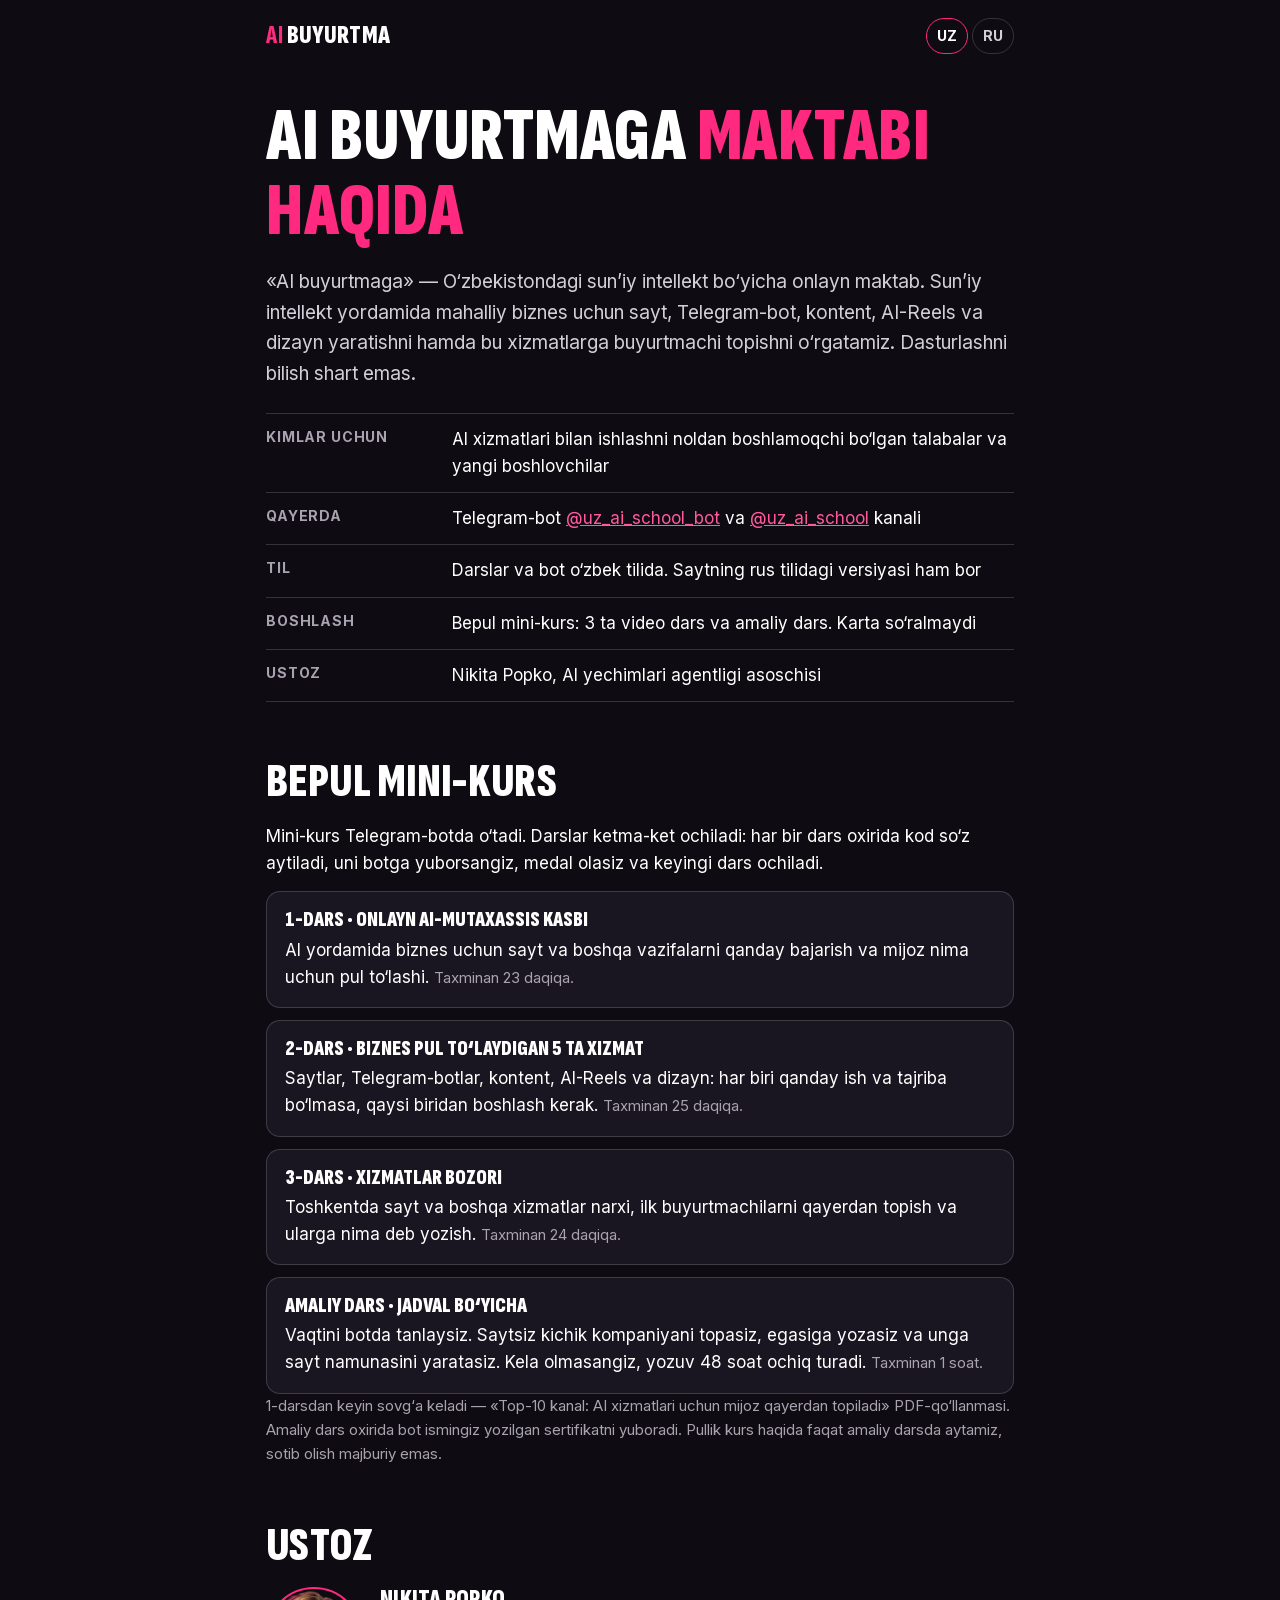
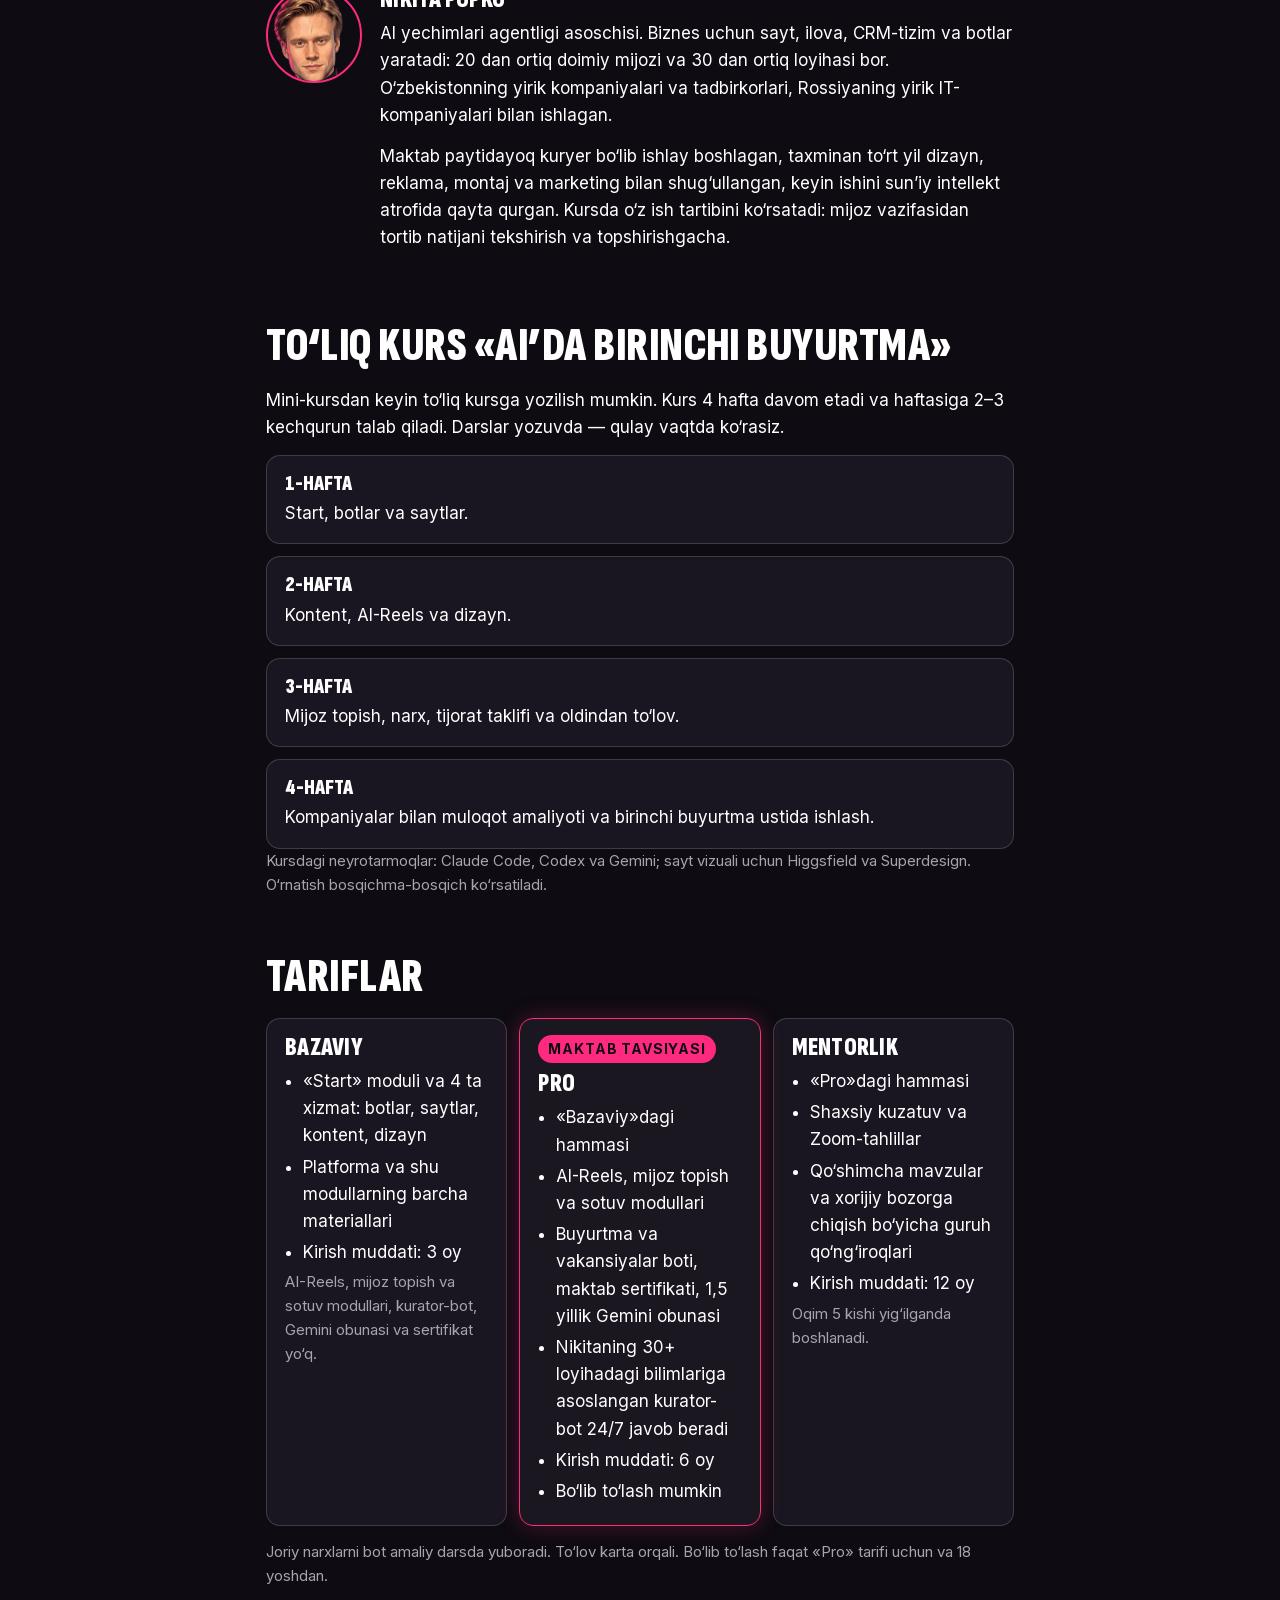
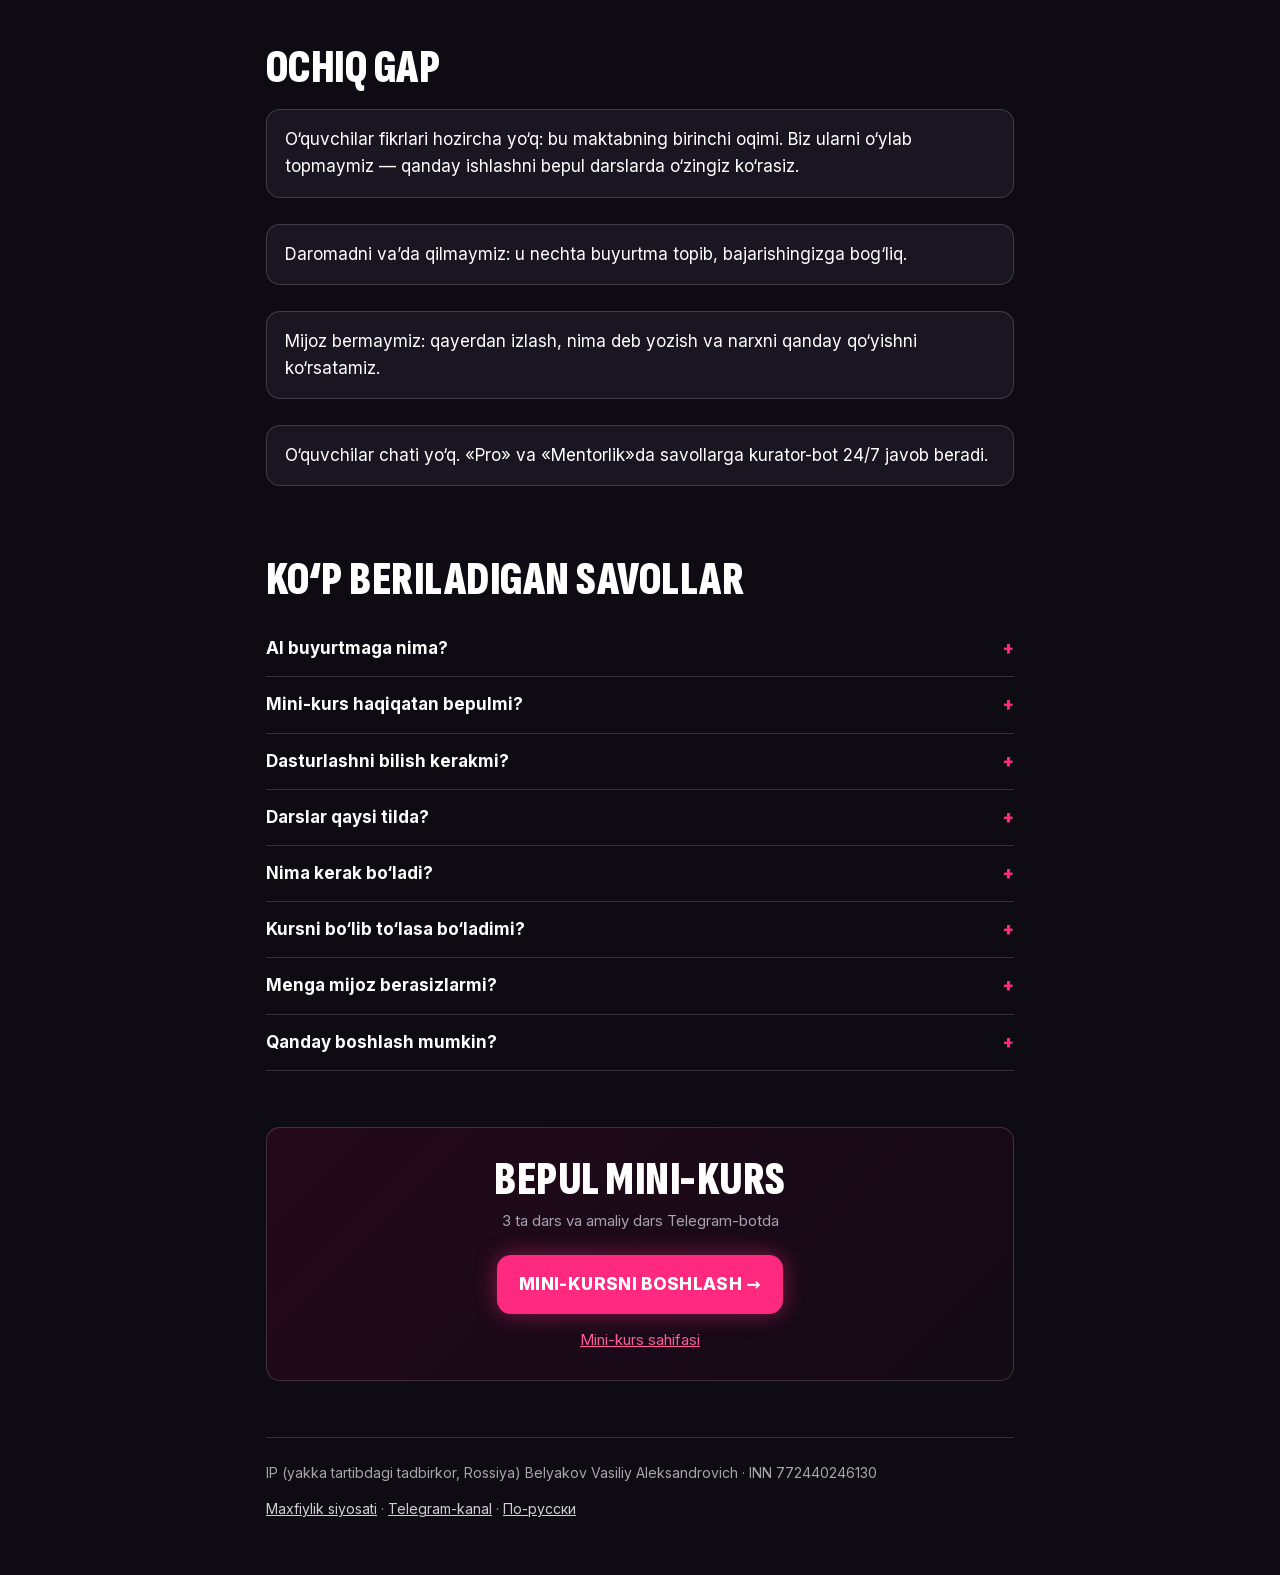
<file: haqida/index.html>
<!DOCTYPE html>
<html lang="uz">
<head>
<meta charset="UTF-8">
<meta name="viewport" content="width=device-width, initial-scale=1.0">
<!-- Страница «О школе» (uz) для поиска и ИИ-поисковиков, 20.11.2026. Пишется руками, не через scripts/build.py.
     Факты — из канона ИИ-продавца (_канон/canon.yaml), цен платных тарифов нет (решение Никиты 20.11.2026).
     Рассрочка только на «Pro». Узбекский текст — черновик Claude, на вычитку Асилбеку. Русская пара — ru/o-shkole/. -->
<title>AI buyurtmaga maktabi haqida: mini-kurs, ustoz va tariflar</title>
<meta name="description" content="AI buyurtmaga — sun'iy intellekt kurslari: biznes uchun sayt va Telegram-bot yaratishni o'rgatamiz. Bepul mini-kurs, ustoz Nikita Popko, tariflar.">
<meta name="theme-color" content="#0E0B12">
<meta name="robots" content="index, follow, max-image-preview:large">
<link rel="canonical" href="https://aibuyurtma.com/haqida/">
<link rel="alternate" hreflang="uz" href="https://aibuyurtma.com/haqida/">
<link rel="alternate" hreflang="ru" href="https://aibuyurtma.com/ru/o-shkole/">
<link rel="alternate" hreflang="x-default" href="https://aibuyurtma.com/haqida/">
<meta property="og:type" content="website">
<meta property="og:site_name" content="AI buyurtma">
<meta property="og:locale" content="uz_UZ">
<meta property="og:locale:alternate" content="ru_RU">
<meta property="og:title" content="AI buyurtmaga maktabi haqida">
<meta property="og:description" content="Bepul mini-kurs, ustoz Nikita Popko, tariflar va to‘lov — qisqa va aniq.">
<meta property="og:image" content="https://aibuyurtma.com/assets/og-haqida.jpg">
<meta property="og:image:width" content="1200">
<meta property="og:image:height" content="630">
<meta property="og:image:alt" content="AI buyurtma va mikrofon bilan gapirayotgan Nikita Popko">
<meta property="og:url" content="https://aibuyurtma.com/haqida/">
<meta name="twitter:card" content="summary_large_image">
<link rel="icon" type="image/png" sizes="96x96" href="../assets/favicon-96.png">
<link rel="icon" type="image/png" sizes="64x64" href="../assets/favicon-64.png">
<link rel="apple-touch-icon" href="../assets/apple-touch-icon.png">
<link rel="stylesheet" href="../css/fonts.css">
<script type="application/ld+json">{"@context":"https://schema.org","@graph":[
{"@type":"EducationalOrganization","@id":"https://aibuyurtma.com/#org","name":"AI buyurtmaga","alternateName":["AI buyurtma","ИИ на заказ"],"url":"https://aibuyurtma.com/","logo":{"@type":"ImageObject","url":"https://aibuyurtma.com/assets/apple-touch-icon.png","width":180,"height":180},"description":"O‘zbekistondagi sun’iy intellekt bo‘yicha onlayn maktab. Sun’iy intellekt yordamida mahalliy biznes uchun sayt, Telegram-bot, kontent, AI-Reels va dizayn yaratishni hamda bu xizmatlarga buyurtmachi topishni o‘rgatadi. Bepul mini-kurs Telegram-botda, o‘zbek tilida o‘tadi.","founder":{"@id":"https://aibuyurtma.com/#nikita"},"areaServed":{"@type":"Country","name":"O‘zbekiston"},"knowsLanguage":["uz","ru"],"sameAs":["https://t.me/uz_ai_school"]},
{"@type":"Person","@id":"https://aibuyurtma.com/#nikita","name":"Nikita Popko","jobTitle":"AI yechimlari agentligi asoschisi","description":"AI yechimlari agentligi asoschisi. 20 dan ortiq doimiy mijozi va 30 dan ortiq loyihasi bor: AI-ilovalar, saytlar, platformalar, CRM-tizimlar va botlar. Kursda o‘z ishida qo‘llaydigan usullarni ko‘rsatadi.","image":"https://aibuyurtma.com/assets/img/nikita_neon_mic.webp","worksFor":{"@id":"https://aibuyurtma.com/#org"}},
{"@type":"WebSite","@id":"https://aibuyurtma.com/#website","url":"https://aibuyurtma.com/","name":"AI buyurtma","alternateName":["AI buyurtmaga","ИИ на заказ","aibuyurtma.com"],"inLanguage":["uz","ru"],"publisher":{"@id":"https://aibuyurtma.com/#org"}},
{"@type":"AboutPage","@id":"https://aibuyurtma.com/haqida/#webpage","url":"https://aibuyurtma.com/haqida/","name":"AI buyurtmaga maktabi haqida","inLanguage":"uz","isPartOf":{"@id":"https://aibuyurtma.com/#website"},"about":{"@id":"https://aibuyurtma.com/#org"},"mainEntity":{"@id":"https://aibuyurtma.com/#org"},"primaryImageOfPage":{"@type":"ImageObject","url":"https://aibuyurtma.com/assets/og-haqida.jpg","width":1200,"height":630}},
{"@type":"BreadcrumbList","itemListElement":[{"@type":"ListItem","position":1,"name":"AI buyurtma","item":"https://aibuyurtma.com/"},{"@type":"ListItem","position":2,"name":"Maktab haqida","item":"https://aibuyurtma.com/haqida/"}]},
{"@type":"FAQPage","@id":"https://aibuyurtma.com/haqida/#faq","isPartOf":{"@id":"https://aibuyurtma.com/haqida/#webpage"},"mainEntity":[
{"@type":"Question","name":"AI buyurtmaga nima?","acceptedAnswer":{"@type":"Answer","text":"O‘zbekistondagi sun’iy intellekt bo‘yicha onlayn maktab. Sun’iy intellekt yordamida mahalliy biznes uchun sayt, Telegram-bot, kontent, AI-Reels va dizayn yaratishni hamda bu xizmatlarga buyurtmachi topishni o‘rgatadi. Boshlanishi — Telegram-botdagi bepul mini-kurs."}},
{"@type":"Question","name":"Mini-kurs haqiqatan bepulmi?","acceptedAnswer":{"@type":"Answer","text":"Ha. Pul ham, karta raqami ham so‘ralmaydi. Pullik kurs haqida faqat amaliy darsda aytamiz, sotib olish majburiy emas."}},
{"@type":"Question","name":"Dasturlashni bilish kerakmi?","acceptedAnswer":{"@type":"Answer","text":"Yo‘q. Kodni neyrotarmoq yozadi, siz esa vazifa, did va mijoz uchun javob berasiz. Har bir qadamni ekranda ko‘rsatamiz."}},
{"@type":"Question","name":"Darslar qaysi tilda?","acceptedAnswer":{"@type":"Answer","text":"O‘zbek tilida. Bot ham o‘zbekcha yozadi."}},
{"@type":"Question","name":"Nima kerak bo‘ladi?","acceptedAnswer":{"@type":"Answer","text":"Internet va bepul neyrotarmoqlar. Darslarni telefondan ko‘rsa bo‘ladi, sayt yaratish uchun esa noutbuk qulayroq."}},
{"@type":"Question","name":"Kursni bo‘lib to‘lasa bo‘ladimi?","acceptedAnswer":{"@type":"Answer","text":"Faqat «Pro» tarifini va 18 yoshdan. Shartlarini bot yuboradi. Boshqa tariflar karta orqali to‘lanadi."}},
{"@type":"Question","name":"Menga mijoz berasizlarmi?","acceptedAnswer":{"@type":"Answer","text":"Yo‘q. Mijozni qayerdan izlash, unga nima deb yozish va ishingizni arzonga sotib yubormaslikni ko‘rsatamiz. Buyurtmani topish va bajarish — sizning ishingiz."}},
{"@type":"Question","name":"Qanday boshlash mumkin?","acceptedAnswer":{"@type":"Answer","text":"Telegramda @uz_ai_school_bot botini oching va «Start» tugmasini bosing — bot birinchi darsni yuboradi."}}
]}
]}</script>
<script id="ya-metrika">/* Яндекс Метрика 114152022 — тот же счётчик, что на лендинге. Под автотестами (navigator.webdriver) не грузится. Пикселя Meta здесь нет. */
if (!navigator.webdriver) {
(function(m,e,t,r,i,k,a){m[i]=m[i]||function(){(m[i].a=m[i].a||[]).push(arguments)};m[i].l=1*new Date();for (var j = 0; j < document.scripts.length; j++) {if (document.scripts[j].src === r) { return; }}k=e.createElement(t),a=e.getElementsByTagName(t)[0],k.async=1,k.src=r,a.parentNode.insertBefore(k,a)})(window, document, 'script', 'https://mc.yandex.ru/metrika/tag.js?id=114152022', 'ym');
ym(114152022, 'init', {ssr:true, webvisor:true, clickmap:true, accurateTrackBounce:true, trackLinks:true});
}
</script>
<style>
:root{--ink:#0E0B12;--card:rgba(38,33,46,.55);--line:rgba(255,255,255,.16);--text:#fff;--text-2:#D3CFD8;--text-3:#A9A3B0;--pink:#FF2A7F;--pink-hi:#FF5A9C;
  --f-disp:'Sofia Sans Extra Condensed','Arial Narrow',sans-serif;--f-text:'Inter',system-ui,-apple-system,'Segoe UI',sans-serif}
*,*::before,*::after{box-sizing:border-box}
html{-webkit-text-size-adjust:100%}
body{margin:0;background:var(--ink);color:var(--text);font:400 17px/1.6 var(--f-text);overflow-x:hidden}
a{color:var(--pink-hi)}
.wrap{max-width:780px;margin:0 auto;padding:0 16px}
.top{display:flex;align-items:center;justify-content:space-between;gap:16px;padding:18px 0}
.logo{font:900 26px/1 var(--f-disp);letter-spacing:.02em;color:var(--text);text-decoration:none;text-transform:uppercase}
.logo b{color:var(--pink)}
.lang{display:flex;gap:4px}
.lang a{font-weight:700;font-size:14px;color:var(--text-2);text-decoration:none;padding:6px 10px;border:1px solid var(--line);border-radius:999px}
.lang a[aria-current]{color:var(--text);border-color:var(--pink)}
h1,h2,h3{font-family:var(--f-disp);font-weight:900;text-transform:uppercase;line-height:.98;letter-spacing:.01em;margin:0}
h1{font-size:clamp(42px,9vw,76px);margin:28px 0 18px}
h1 span{color:var(--pink)}
h2{font-size:clamp(32px,6vw,48px);margin:56px 0 18px}
h3{font-size:26px;margin:0 0 8px}
p{margin:0 0 14px}
.lead{font-size:19px;color:var(--text-2)}
.facts{display:grid;grid-template-columns:1fr;margin:24px 0 0;border-top:1px solid var(--line)}
.facts div{display:grid;grid-template-columns:1fr;gap:2px;padding:12px 0;border-bottom:1px solid var(--line)}
.facts dt{font-size:14px;font-weight:700;text-transform:uppercase;letter-spacing:.06em;color:var(--text-3)}
.facts dd{margin:0}
@media (min-width:640px){.facts div{grid-template-columns:170px 1fr;gap:16px}}
.steps{list-style:none;margin:0;padding:0;display:grid;gap:12px}
.steps li,.tariff,.note{background:var(--card);border:1px solid var(--line);border-radius:14px;padding:16px 18px}
.steps b{display:block;font:900 22px/1.1 var(--f-disp);text-transform:uppercase;margin-bottom:4px}
.muted{color:var(--text-3);font-size:15px}
.mentor{display:flex;gap:18px;align-items:flex-start}
.mentor img{width:96px;height:96px;border-radius:50%;flex:none;object-fit:cover;border:2px solid var(--pink)}
@media (max-width:520px){.mentor{flex-direction:column;gap:12px}}
.tariffs{display:grid;gap:12px}
@media (min-width:720px){.tariffs{grid-template-columns:repeat(3,1fr)}}
.tariff ul{margin:8px 0 0;padding-left:18px}
.tariff li{margin:4px 0}
.tariff.pro{border-color:var(--pink);box-shadow:0 0 22px rgba(255,42,127,.25)}
.tag{display:inline-block;font-size:14px;font-weight:700;text-transform:uppercase;letter-spacing:.06em;color:var(--ink);background:var(--pink);border-radius:999px;padding:3px 10px;margin-bottom:8px}
.notes{display:grid;gap:12px}
details{border-bottom:1px solid var(--line);padding:14px 0}
summary{cursor:pointer;font-weight:700;list-style:none}
summary::-webkit-details-marker{display:none}
summary::after{content:"+";float:right;color:var(--pink);font-weight:800}
details[open] summary::after{content:"–"}
details p{margin:10px 0 0;color:var(--text-2)}
.cta{margin:56px 0 0;padding:28px 18px;border-radius:14px;background:linear-gradient(135deg,#24091A,#120A14);border:1px solid var(--line);text-align:center}
.btn{display:inline-block;margin-top:8px;background:var(--pink);color:#fff;font-weight:800;text-decoration:none;text-transform:uppercase;letter-spacing:.02em;padding:16px 22px;border-radius:14px;box-shadow:0 0 22px rgba(255,42,127,.45)}
.btn:hover{background:var(--pink-hi)}
.foot{margin:56px 0 0;padding:24px 0 40px;border-top:1px solid var(--line);color:var(--text-3);font-size:14px}
.foot a{color:var(--text-2)}
</style>
</head>
<body>
<div class="wrap">
<header class="top">
  <a class="logo" href="../"><b>AI</b> buyurtma</a>
  <nav class="lang" aria-label="Til"><a href="./" lang="uz" hreflang="uz" aria-current="page">UZ</a><a href="../ru/o-shkole/" lang="ru" hreflang="ru">RU</a></nav>
</header>

<main>
<h1>AI buyurtmaga <span>maktabi haqida</span></h1>
<p class="lead">«AI buyurtmaga» — O‘zbekistondagi sun’iy intellekt bo‘yicha onlayn maktab. Sun’iy intellekt yordamida mahalliy biznes uchun sayt, Telegram-bot, kontent, AI-Reels va dizayn yaratishni hamda bu xizmatlarga buyurtmachi topishni o‘rgatamiz. Dasturlashni bilish shart emas.</p>

<dl class="facts">
  <div><dt>Kimlar uchun</dt><dd>AI xizmatlari bilan ishlashni noldan boshlamoqchi bo‘lgan talabalar va yangi boshlovchilar</dd></div>
  <div><dt>Qayerda</dt><dd>Telegram-bot <a href="https://t.me/uz_ai_school_bot?start=v1_seo_org_haqida_na" data-cta>@uz_ai_school_bot</a> va <a href="https://t.me/uz_ai_school">@uz_ai_school</a> kanali</dd></div>
  <div><dt>Til</dt><dd>Darslar va bot o‘zbek tilida. Saytning rus tilidagi versiyasi ham bor</dd></div>
  <div><dt>Boshlash</dt><dd>Bepul mini-kurs: 3 ta video dars va amaliy dars. Karta so‘ralmaydi</dd></div>
  <div><dt>Ustoz</dt><dd>Nikita Popko, AI yechimlari agentligi asoschisi</dd></div>
</dl>

<h2>Bepul mini-kurs</h2>
<p>Mini-kurs Telegram-botda o‘tadi. Darslar ketma-ket ochiladi: har bir dars oxirida kod so‘z aytiladi, uni botga yuborsangiz, medal olasiz va keyingi dars ochiladi.</p>
<ol class="steps">
  <li><b>1-dars · onlayn AI-mutaxassis kasbi</b>AI yordamida biznes uchun sayt va boshqa vazifalarni qanday bajarish va mijoz nima uchun pul to‘lashi. <span class="muted">Taxminan 23 daqiqa.</span></li>
  <li><b>2-dars · biznes pul to‘laydigan 5 ta xizmat</b>Saytlar, Telegram-botlar, kontent, AI-Reels va dizayn: har biri qanday ish va tajriba bo‘lmasa, qaysi biridan boshlash kerak. <span class="muted">Taxminan 25 daqiqa.</span></li>
  <li><b>3-dars · xizmatlar bozori</b>Toshkentda sayt va boshqa xizmatlar narxi, ilk buyurtmachilarni qayerdan topish va ularga nima deb yozish. <span class="muted">Taxminan 24 daqiqa.</span></li>
  <li><b>Amaliy dars · jadval bo‘yicha</b>Vaqtini botda tanlaysiz. Saytsiz kichik kompaniyani topasiz, egasiga yozasiz va unga sayt namunasini yaratasiz. Kela olmasangiz, yozuv 48 soat ochiq turadi. <span class="muted">Taxminan 1 soat.</span></li>
</ol>
<p class="muted">1-darsdan keyin sovg‘a keladi — «Top-10 kanal: AI xizmatlari uchun mijoz qayerdan topiladi» PDF-qo‘llanmasi. Amaliy dars oxirida bot ismingiz yozilgan sertifikatni yuboradi. Pullik kurs haqida faqat amaliy darsda aytamiz, sotib olish majburiy emas.</p>

<h2>Ustoz</h2>
<div class="mentor">
  <img src="../assets/img/nikita_face.webp" width="96" height="96" alt="Nikita Popko" loading="lazy">
  <div>
    <h3>Nikita Popko</h3>
    <p>AI yechimlari agentligi asoschisi. Biznes uchun sayt, ilova, CRM-tizim va botlar yaratadi: 20 dan ortiq doimiy mijozi va 30 dan ortiq loyihasi bor. O‘zbekistonning yirik kompaniyalari va tadbirkorlari, Rossiyaning yirik IT-kompaniyalari bilan ishlagan.</p>
    <p>Maktab paytidayoq kuryer bo‘lib ishlay boshlagan, taxminan to‘rt yil dizayn, reklama, montaj va marketing bilan shug‘ullangan, keyin ishini sun’iy intellekt atrofida qayta qurgan. Kursda o‘z ish tartibini ko‘rsatadi: mijoz vazifasidan tortib natijani tekshirish va topshirishgacha.</p>
  </div>
</div>

<h2>To‘liq kurs «AI’da birinchi buyurtma»</h2>
<p>Mini-kursdan keyin to‘liq kursga yozilish mumkin. Kurs 4 hafta davom etadi va haftasiga 2–3 kechqurun talab qiladi. Darslar yozuvda — qulay vaqtda ko‘rasiz.</p>
<ol class="steps">
  <li><b>1-hafta</b>Start, botlar va saytlar.</li>
  <li><b>2-hafta</b>Kontent, AI-Reels va dizayn.</li>
  <li><b>3-hafta</b>Mijoz topish, narx, tijorat taklifi va oldindan to‘lov.</li>
  <li><b>4-hafta</b>Kompaniyalar bilan muloqot amaliyoti va birinchi buyurtma ustida ishlash.</li>
</ol>
<p class="muted">Kursdagi neyrotarmoqlar: Claude Code, Codex va Gemini; sayt vizuali uchun Higgsfield va Superdesign. O‘rnatish bosqichma-bosqich ko‘rsatiladi.</p>

<h2>Tariflar</h2>
<div class="tariffs">
  <section class="tariff">
    <h3>Bazaviy</h3>
    <ul>
      <li>«Start» moduli va 4 ta xizmat: botlar, saytlar, kontent, dizayn</li>
      <li>Platforma va shu modullarning barcha materiallari</li>
      <li>Kirish muddati: 3 oy</li>
    </ul>
    <p class="muted">AI-Reels, mijoz topish va sotuv modullari, kurator-bot, Gemini obunasi va sertifikat yo‘q.</p>
  </section>
  <section class="tariff pro">
    <span class="tag">Maktab tavsiyasi</span>
    <h3>Pro</h3>
    <ul>
      <li>«Bazaviy»dagi hammasi</li>
      <li>AI-Reels, mijoz topish va sotuv modullari</li>
      <li>Buyurtma va vakansiyalar boti, maktab sertifikati, 1,5 yillik Gemini obunasi</li>
      <li>Nikitaning 30+ loyihadagi bilimlariga asoslangan kurator-bot 24/7 javob beradi</li>
      <li>Kirish muddati: 6 oy</li>
      <li>Bo‘lib to‘lash mumkin</li>
    </ul>
  </section>
  <section class="tariff">
    <h3>Mentorlik</h3>
    <ul>
      <li>«Pro»dagi hammasi</li>
      <li>Shaxsiy kuzatuv va Zoom-tahlillar</li>
      <li>Qo‘shimcha mavzular va xorijiy bozorga chiqish bo‘yicha guruh qo‘ng‘iroqlari</li>
      <li>Kirish muddati: 12 oy</li>
    </ul>
    <p class="muted">Oqim 5 kishi yig‘ilganda boshlanadi.</p>
  </section>
</div>
<p class="muted" style="margin-top:14px">Joriy narxlarni bot amaliy darsda yuboradi. To‘lov karta orqali. Bo‘lib to‘lash faqat «Pro» tarifi uchun va 18 yoshdan.</p>

<h2>Ochiq gap</h2>
<div class="notes">
  <p class="note">O‘quvchilar fikrlari hozircha yo‘q: bu maktabning birinchi oqimi. Biz ularni o‘ylab topmaymiz — qanday ishlashni bepul darslarda o‘zingiz ko‘rasiz.</p>
  <p class="note">Daromadni va’da qilmaymiz: u nechta buyurtma topib, bajarishingizga bog‘liq.</p>
  <p class="note">Mijoz bermaymiz: qayerdan izlash, nima deb yozish va narxni qanday qo‘yishni ko‘rsatamiz.</p>
  <p class="note">O‘quvchilar chati yo‘q. «Pro» va «Mentorlik»da savollarga kurator-bot 24/7 javob beradi.</p>
</div>

<h2>Ko‘p beriladigan savollar</h2>
<details><summary>AI buyurtmaga nima?</summary><p>O‘zbekistondagi sun’iy intellekt bo‘yicha onlayn maktab. Sun’iy intellekt yordamida mahalliy biznes uchun sayt, Telegram-bot, kontent, AI-Reels va dizayn yaratishni hamda bu xizmatlarga buyurtmachi topishni o‘rgatadi. Boshlanishi — Telegram-botdagi bepul mini-kurs.</p></details>
<details><summary>Mini-kurs haqiqatan bepulmi?</summary><p>Ha. Pul ham, karta raqami ham so‘ralmaydi. Pullik kurs haqida faqat amaliy darsda aytamiz, sotib olish majburiy emas.</p></details>
<details><summary>Dasturlashni bilish kerakmi?</summary><p>Yo‘q. Kodni neyrotarmoq yozadi, siz esa vazifa, did va mijoz uchun javob berasiz. Har bir qadamni ekranda ko‘rsatamiz.</p></details>
<details><summary>Darslar qaysi tilda?</summary><p>O‘zbek tilida. Bot ham o‘zbekcha yozadi.</p></details>
<details><summary>Nima kerak bo‘ladi?</summary><p>Internet va bepul neyrotarmoqlar. Darslarni telefondan ko‘rsa bo‘ladi, sayt yaratish uchun esa noutbuk qulayroq.</p></details>
<details><summary>Kursni bo‘lib to‘lasa bo‘ladimi?</summary><p>Faqat «Pro» tarifini va 18 yoshdan. Shartlarini bot yuboradi. Boshqa tariflar karta orqali to‘lanadi.</p></details>
<details><summary>Menga mijoz berasizlarmi?</summary><p>Yo‘q. Mijozni qayerdan izlash, unga nima deb yozish va ishingizni arzonga sotib yubormaslikni ko‘rsatamiz. Buyurtmani topish va bajarish — sizning ishingiz.</p></details>
<details><summary>Qanday boshlash mumkin?</summary><p>Telegramda @uz_ai_school_bot botini oching va «Start» tugmasini bosing — bot birinchi darsni yuboradi.</p></details>

<section class="cta">
  <h2 style="margin:0 0 6px">Bepul mini-kurs</h2>
  <p class="muted">3 ta dars va amaliy dars Telegram-botda</p>
  <a class="btn" href="https://t.me/uz_ai_school_bot?start=v1_seo_org_haqida_na" data-cta>Mini-kursni boshlash →</a>
  <p class="muted" style="margin:14px 0 0"><a href="../">Mini-kurs sahifasi</a></p>
</section>
</main>

<footer class="foot">
  <p>IP (yakka tartibdagi tadbirkor, Rossiya) Belyakov Vasiliy Aleksandrovich · INN 772440246130</p>
  <p><a href="../privacy.html">Maxfiylik siyosati</a> · <a href="https://t.me/uz_ai_school">Telegram-kanal</a> · <a href="../ru/o-shkole/" lang="ru">По-русски</a></p>
</footer>
</div>
</body>
</html>
</file>
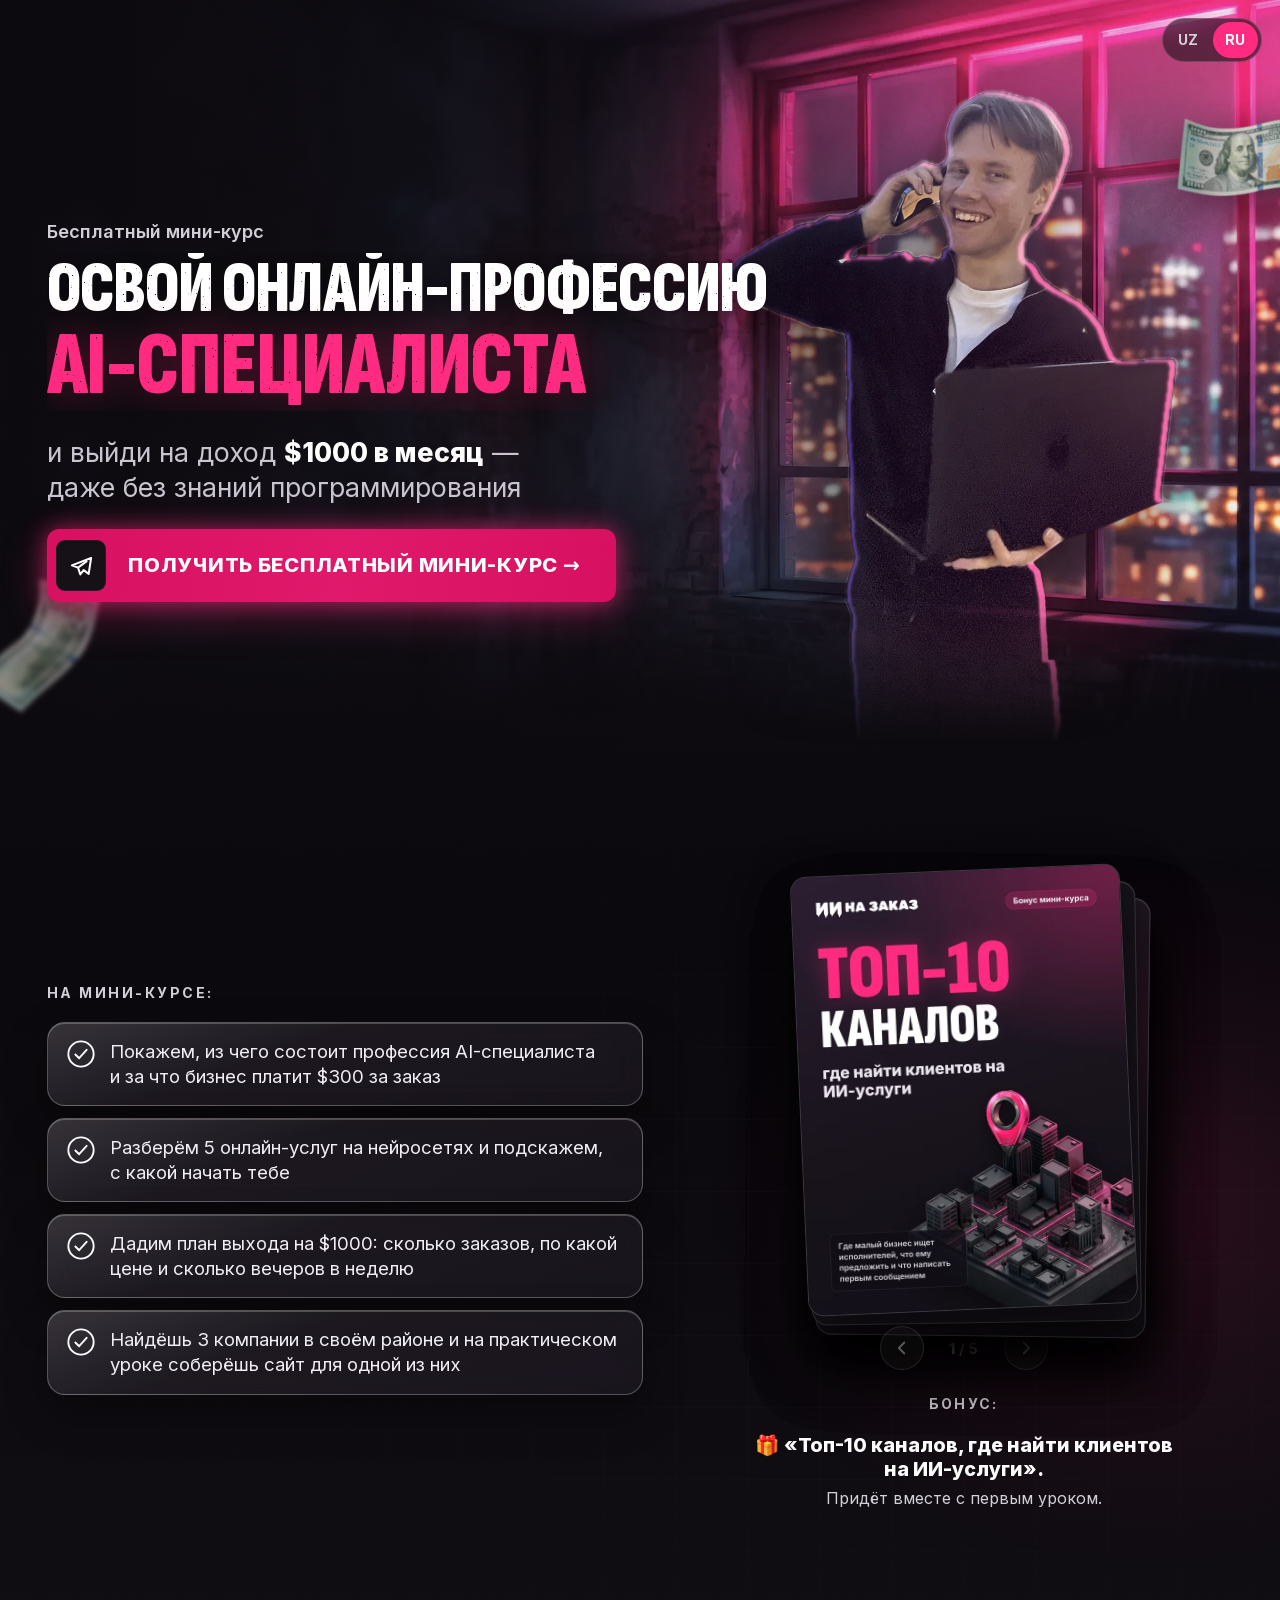
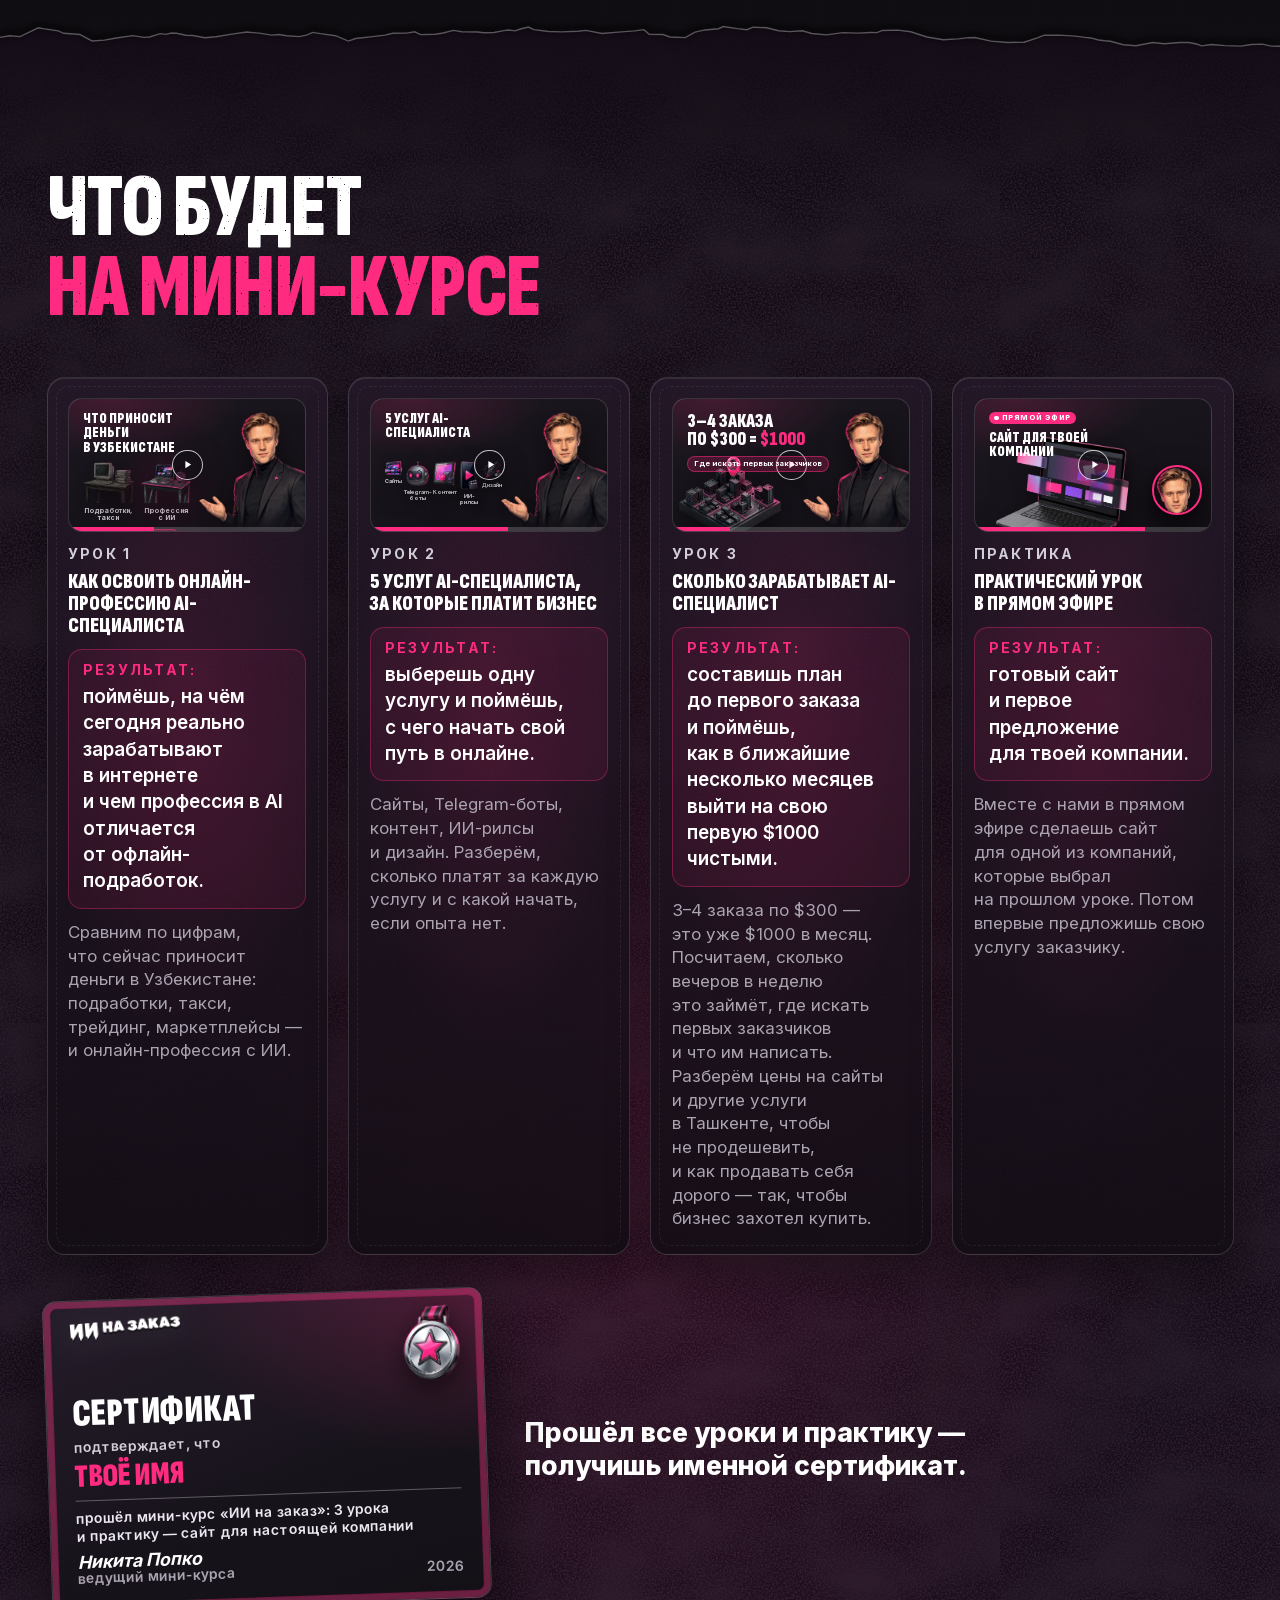
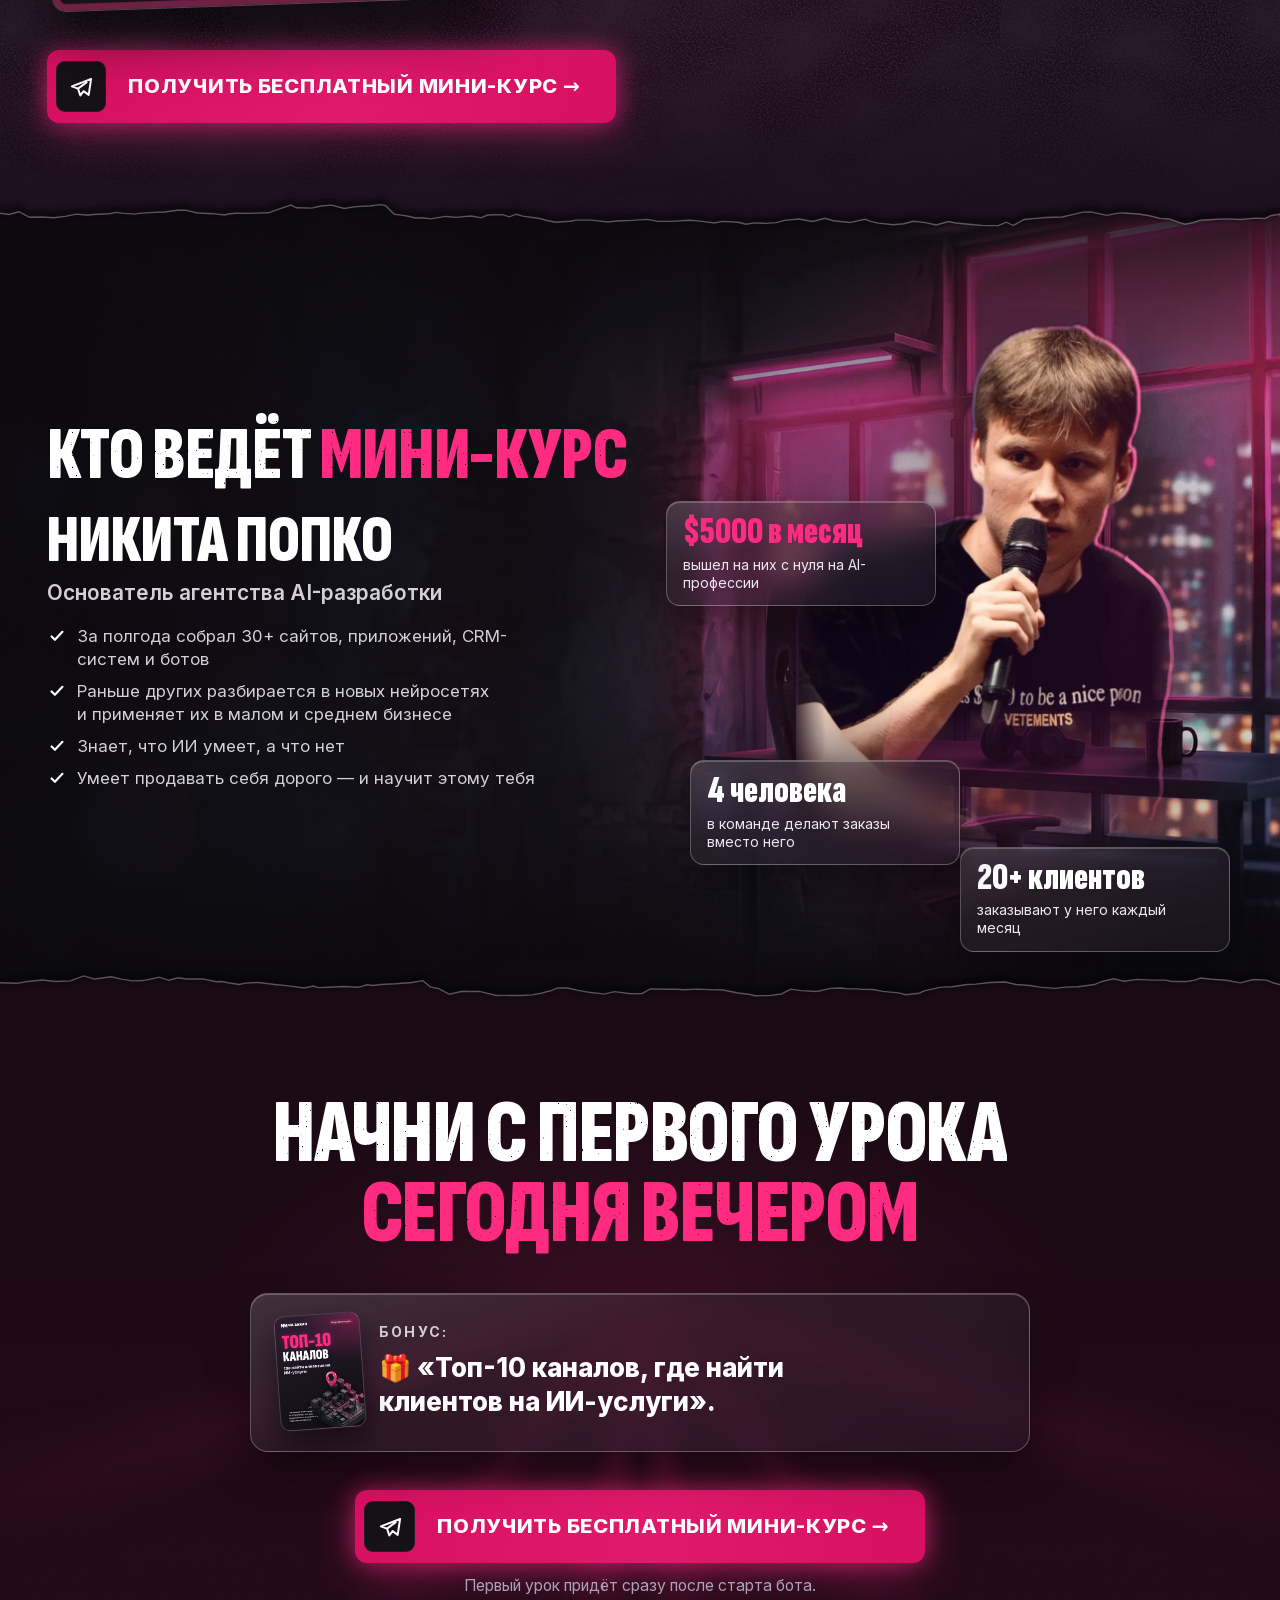
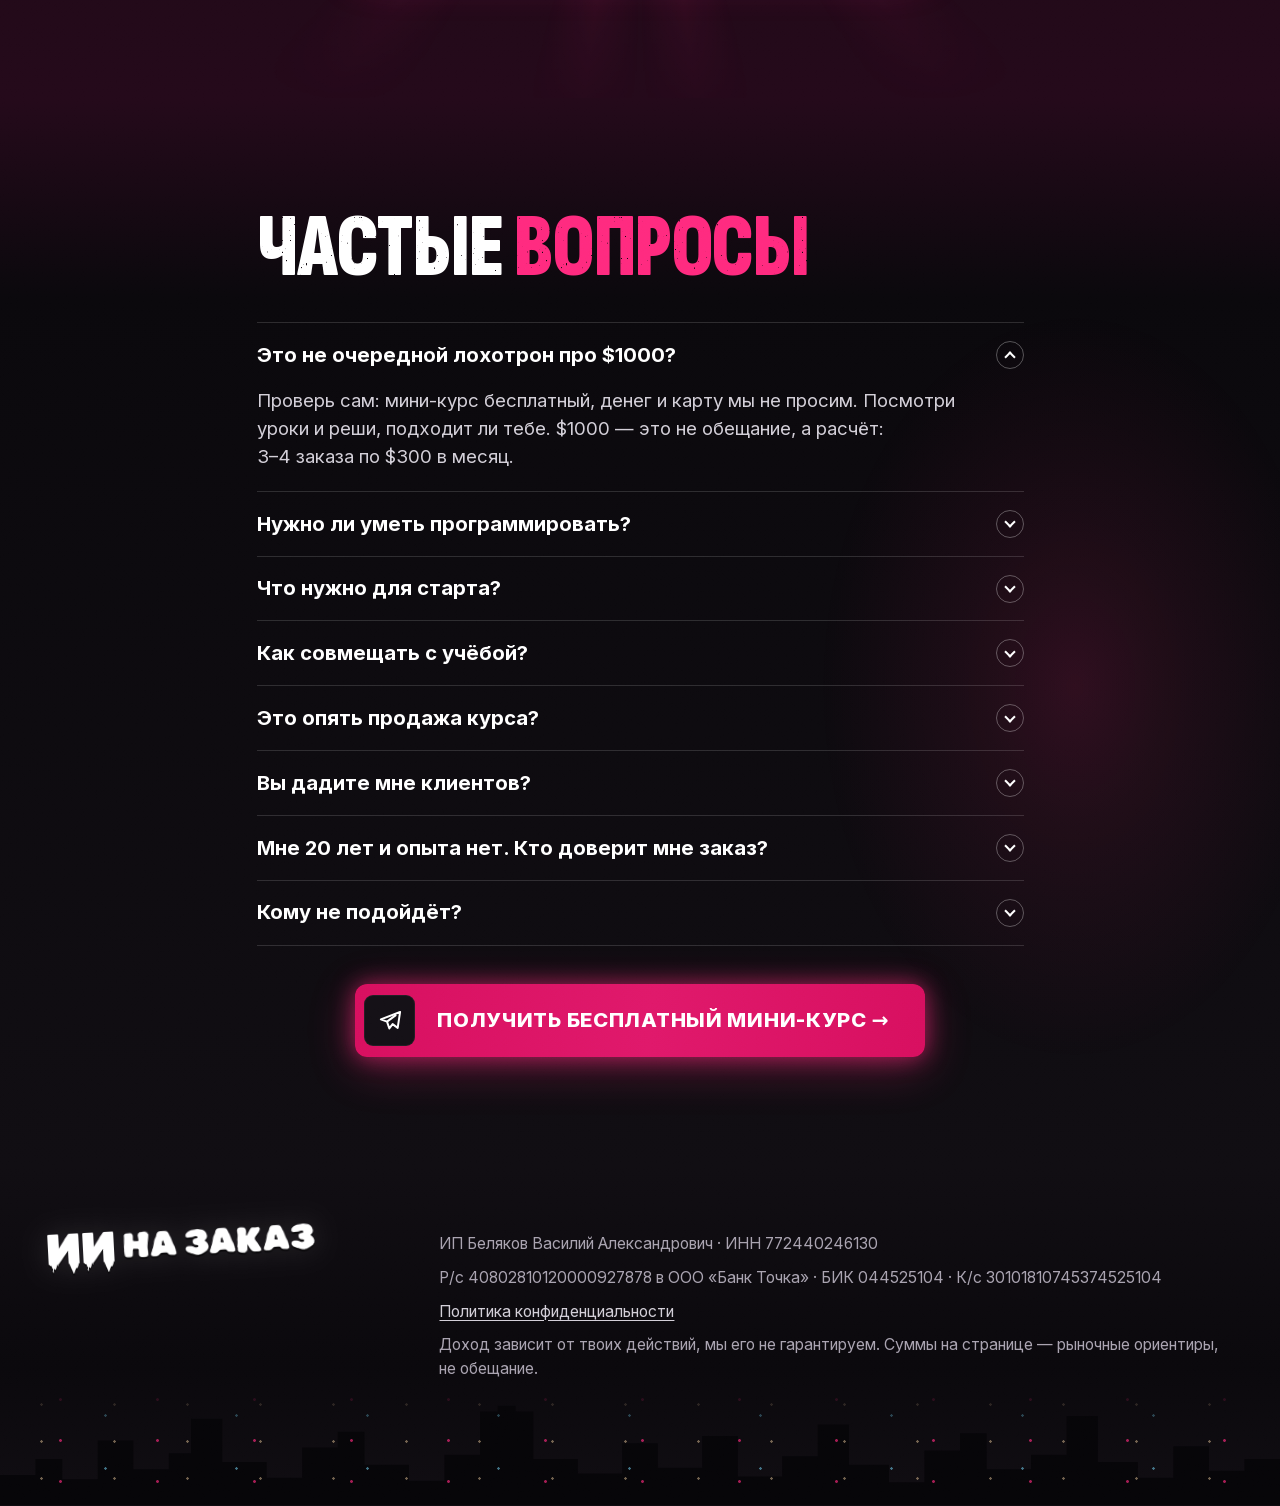
<file: ru/index.html>
<!DOCTYPE html>
<html lang="ru">
<head>
<meta charset="UTF-8">
<meta name="viewport" content="width=device-width, initial-scale=1.0">
<title>Бесплатный мини-курс по нейросетям с нуля | ИИ на заказ</title>
<meta name="description" content="Три урока и практика в Telegram-боте: как с помощью нейросетей делать сайты и ботов для бизнеса и находить заказчиков. Уроки на узбекском языке.">
<meta name="theme-color" content="#0E0B12">
<meta name="robots" content="index, follow, max-image-preview:large">
<link rel="canonical" href="https://aibuyurtma.com/ru/">
<link rel="alternate" hreflang="uz" href="https://aibuyurtma.com/">
<link rel="alternate" hreflang="ru" href="https://aibuyurtma.com/ru/">
<link rel="alternate" hreflang="x-default" href="https://aibuyurtma.com/">
<meta property="og:locale" content="ru_RU">
<meta property="og:locale:alternate" content="uz_UZ">
<script type="application/ld+json">{"@context":"https://schema.org","@graph":[{"@type":"EducationalOrganization","@id":"https://aibuyurtma.com/#org","name":"AI buyurtmaga","alternateName":["AI buyurtma","ИИ на заказ"],"url":"https://aibuyurtma.com/","logo":{"@type":"ImageObject","url":"https://aibuyurtma.com/assets/apple-touch-icon.png","width":180,"height":180},"description":"«ИИ на заказ» (по-узбекски AI buyurtmaga, сайт aibuyurtma.com) — онлайн-школа из Узбекистана с уроками на узбекском языке. Школа учит студентов и новичков делать с помощью нейросетей сайты, Telegram-ботов, контент, ИИ-рилсы и дизайн для местного бизнеса и находить на эти услуги заказчиков. Программировать для этого уметь не нужно: код пишет нейросеть.","founder":{"@id":"https://aibuyurtma.com/#nikita"},"areaServed":{"@type":"Country","name":"Узбекистан"},"knowsLanguage":["uz","ru"],"sameAs":["https://t.me/uz_ai_school"]},{"@type":"Person","@id":"https://aibuyurtma.com/#nikita","name":"Никита Попко","jobTitle":"Основатель агентства AI-разработки","description":"Никита Попко — основатель агентства AI-разработки и преподаватель школы «ИИ на заказ»: делает для бизнеса сайты, приложения, CRM-системы и ботов, у него больше 20 постоянных клиентов и больше 30 проектов. Он работал с крупными компаниями и предпринимателями Узбекистана и с крупными IT-компаниями России.","image":"https://aibuyurtma.com/assets/img/nikita_neon_mic.webp","worksFor":{"@id":"https://aibuyurtma.com/#org"}},{"@type":"WebSite","@id":"https://aibuyurtma.com/#website","url":"https://aibuyurtma.com/","name":"AI buyurtma","alternateName":["AI buyurtmaga","ИИ на заказ","aibuyurtma.com"],"inLanguage":["uz","ru"],"publisher":{"@id":"https://aibuyurtma.com/#org"}},{"@type":"WebPage","@id":"https://aibuyurtma.com/ru/#webpage","url":"https://aibuyurtma.com/ru/","name":"Бесплатный мини-курс по нейросетям с нуля | ИИ на заказ","description":"Три урока и практика в Telegram-боте: как с помощью нейросетей делать сайты и ботов для бизнеса и находить заказчиков. Уроки на узбекском языке.","inLanguage":"ru","isPartOf":{"@id":"https://aibuyurtma.com/#website"},"about":{"@id":"https://aibuyurtma.com/#org"},"mainEntity":{"@id":"https://aibuyurtma.com/ru/#course"},"relatedLink":["https://aibuyurtma.com/ru/o-shkole/"],"primaryImageOfPage":{"@type":"ImageObject","url":"https://aibuyurtma.com/assets/og.jpg","width":1200,"height":630}},{"@type":"Course","@id":"https://aibuyurtma.com/ru/#course","name":"Бесплатный мини-курс школы «ИИ на заказ»","description":"Бесплатный мини-курс школы «ИИ на заказ» идёт на узбекском языке в Telegram-боте @uz_ai_school_bot: три урока по 23–25 минут и практический урок по расписанию, около часа. В уроках разбирают профессию AI-специалиста, пять его услуг (сайты, Telegram-боты, контент, ИИ-рилсы и дизайн), цены на них в Ташкенте и поиск первых заказчиков. На практическом уроке ученик находит небольшую компанию без сайта, пишет владельцу и готовит для него пример сайта.","provider":{"@id":"https://aibuyurtma.com/#org"},"inLanguage":"uz","isAccessibleForFree":true,"educationalLevel":"Для новичков","teaches":["Сайты","Telegram-боты","Контент","ИИ-рилсы","Дизайн","Поиск первых заказчиков"],"offers":{"@type":"Offer","category":"Free","price":0,"priceCurrency":"UZS","availability":"https://schema.org/InStock","url":"https://t.me/uz_ai_school_bot"},"hasCourseInstance":{"@type":"CourseInstance","courseMode":"Online","courseWorkload":"PT2H23M","location":{"@type":"VirtualLocation","url":"https://t.me/uz_ai_school_bot"},"instructor":{"@id":"https://aibuyurtma.com/#nikita"}}},{"@type":"FAQPage","@id":"https://aibuyurtma.com/ru/#faq","isPartOf":{"@id":"https://aibuyurtma.com/ru/#webpage"},"mainEntity":[{"@type":"Question","name":"Нужно ли уметь программировать?","acceptedAnswer":{"@type":"Answer","text":"Нет. Код пишет нейросеть, а ты отвечаешь за задачу, вкус и клиента. Каждый шаг показываем на экране."}},{"@type":"Question","name":"Что нужно для старта?","acceptedAnswer":{"@type":"Answer","text":"Ноутбук, интернет и бесплатные нейросети. Какие именно — покажем на уроках. Сами уроки можно смотреть с телефона."}},{"@type":"Question","name":"Как совмещать с учёбой?","acceptedAnswer":{"@type":"Answer","text":"Уроки 1–3 смотришь, когда удобно. Время практического урока выберешь в боте. Заказы делаются по вечерам: 2–3 вечера в неделю, пары пропускать не придётся."}},{"@type":"Question","name":"Это опять продажа курса?","acceptedAnswer":{"@type":"Answer","text":"Нет. Это практика: три урока и практический урок, на котором ты делаешь сайт для своей компании. О платном курсе расскажем, только когда сделаешь первые шаги, — и решать будешь сам."}},{"@type":"Question","name":"Вы дадите мне клиентов?","acceptedAnswer":{"@type":"Answer","text":"Нет. Мы покажем, где их искать, что написать и как не продешевить. Находить заказы и делать их — твоя работа."}},{"@type":"Question","name":"Мне 20 лет и опыта нет. Кто доверит мне заказ?","acceptedAnswer":{"@type":"Answer","text":"Этому направлению пара лет, диплома нет ни у кого. Заказчик спрашивает одно: сделаешь или нет. На практическом уроке ты делаешь сайт для настоящей компании — это первая работа, которую можно показать."}}]}]}</script>
<meta property="og:type" content="website">
<meta property="og:site_name" content="ИИ на заказ">
<meta property="og:title" content="Освой онлайн-профессию AI-специалиста — бесплатный мини-курс">
<meta property="og:description" content="Бесплатный мини-курс в Telegram · 3 урока и практика.">
<meta property="og:image" content="https://aibuyurtma.com/assets/og.jpg">
<meta property="og:image:width" content="1200">
<meta property="og:image:height" content="630">
<meta property="og:url" content="https://aibuyurtma.com/ru/">
<meta name="twitter:card" content="summary_large_image">
<link rel="icon" type="image/png" sizes="96x96" href="../assets/favicon-96.png">
<link rel="icon" type="image/png" sizes="64x64" href="../assets/favicon-64.png">
<link rel="apple-touch-icon" href="../assets/apple-touch-icon.png">
<link rel="preload" href="../assets/img/bg_hero_d.webp" as="image" media="(min-width: 768px)">
<script id="hook-head">/* до отрисовки: какой заголовок показать по метке utm_content (логика = pickHook из js/hooks.js) */
(function(){try{var w=(new URLSearchParams(location.search).get('utm_content')||'').toLowerCase().split(/[^a-z0-9]+/).filter(Boolean),k=null,i=w.indexOf('math');if(i!==-1){k=w[i+1]==='a'?'math_a':'math_b';}else{var keys=['compare','clients','zero','home','now'];for(var j=0;j<keys.length;j++){if(w.indexOf(keys[j])!==-1){k=keys[j];break;}}}if(k){document.documentElement.setAttribute('data-hook',k);}var h=(new URLSearchParams(location.search).get('hero')||'').toLowerCase();if(h==='b'||h==='c'){document.documentElement.setAttribute('data-hero',h);}}catch(e){}})();</script>
<script id="meta-pixel">/* Пиксели Meta: 948019651369280 с 09.11.2026 и 2146866879526627 с 18.11.2026 (прежний 1825945541747362 больше не используется). Lead — нажатие кнопки в бота, js/main.js.
   Под автотестами (navigator.webdriver) пиксель не грузим, чтобы проверки не слали события в Meta. */
if (!navigator.webdriver) {
!function(f,b,e,v,n,t,s){if(f.fbq)return;n=f.fbq=function(){n.callMethod?
n.callMethod.apply(n,arguments):n.queue.push(arguments)};if(!f._fbq)f._fbq=n;
n.push=n;n.loaded=!0;n.version='2.0';n.queue=[];t=b.createElement(e);t.async=!0;
t.src=v;s=b.getElementsByTagName(e)[0];s.parentNode.insertBefore(t,s)}(window,
document,'script','https://connect.facebook.net/en_US/fbevents.js');
fbq('init', '948019651369280');
fbq('init', '2146866879526627'); /* «УЗ школа CAPI» с 18.11.2026: сюда же сервер uz-capi шлёт события бота */
fbq('track', 'PageView');
}
</script>
<script id="ya-metrika">/* Яндекс Метрика 114152022. Цель lead — нажатие кнопки в бота, js/main.js. */
if (!navigator.webdriver) {
window.__YM_ID = 114152022;
(function(m,e,t,r,i,k,a){m[i]=m[i]||function(){(m[i].a=m[i].a||[]).push(arguments)};m[i].l=1*new Date();for (var j = 0; j < document.scripts.length; j++) {if (document.scripts[j].src === r) { return; }}k=e.createElement(t),a=e.getElementsByTagName(t)[0],k.async=1,k.src=r,a.parentNode.insertBefore(k,a)})(window, document, 'script', 'https://mc.yandex.ru/metrika/tag.js?id=114152022', 'ym');
ym(114152022, 'init', {ssr:true, webvisor:true, clickmap:true, accurateTrackBounce:true, trackLinks:true});
}
</script>
<link rel="stylesheet" href="../css/fonts.css?v=35aa182b">
<link rel="stylesheet" href="../css/style.css?v=73daaa35">
<link rel="stylesheet" href="../css/mini.css?v=8dbf0469">
<script type="module" src="../js/main.js?v=dc8c441c"></script>
</head>
<body>
<div class="page" id="page">

<!-- ============ 1. ПЕРВЫЙ ЭКРАН ============ -->
<section class="sec hero" id="top" data-b="1">
  <div class="hero-bg" aria-hidden="true">
    <picture>
      <source media="(max-width: 767px)" srcset="../assets/img/bg_hero_m.webp">
      <img src="../assets/img/bg_hero_d.webp" alt="" fetchpriority="high">
    </picture>
  </div>
  <img class="bill bill--tr" src="../assets/img/bill_1.webp" alt="" aria-hidden="true" loading="lazy">
  <img class="bill bill--bl" src="../assets/img/bill_2.webp" alt="" aria-hidden="true" loading="lazy">
  <nav class="lang-sw" aria-label="Язык"><a href="../" lang="uz" hreflang="uz">UZ</a><a href="./" lang="ru" hreflang="ru" aria-current="page">RU</a></nav>

  <div class="wrap">
    <div class="hero-grid">
      <div class="hero-copy">
        <p class="kicker" data-i18n="b1.kick">Бесплатный мини-курс</p>
        <h1 class="d1 d1--hook worn" data-hook-for="compare"><span class="line a" data-i18n="hook.compare.a">Такси, смены, Uzum или онлайн-профессия:</span> <span class="line b pink" data-i18n="hook.compare.b">на чём реально выйти на $1000</span> <span class="line c" data-i18n="hook.compare.c">в месяц в 2026 году</span></h1>
        <h1 class="d1 d1--hook worn" data-hook-for="math_a"><span class="line a" data-i18n="hook.math_a.a">$1000 в месяц — это не пассивный доход,</span> <span class="line b pink" data-i18n="hook.math_a.b">а 3⁠–⁠4 заказа от бизнеса.</span> <span class="line c" data-i18n="hook.math_a.c">Считаем открыто</span></h1>
        <h1 class="d1 d1--hook worn" data-hook-for="math_b"><span class="line a" data-i18n="hook.math_b.a">$1000 в месяц —</span> <span class="line b pink" data-i18n="hook.math_b.b">это 3⁠–⁠4 заказа от бизнеса по $300.</span> <span class="line c" data-i18n="hook.math_b.c">Считаем открыто</span></h1>
        <h1 class="d1 d1--hook worn" data-hook-for="now"><span class="line a" data-i18n="hook.now.a">Раньше сайт учились делать годами.</span> <span class="line b pink" data-i18n="hook.now.b">Сейчас AI-специалист собирает его за день</span> <span class="line c" data-i18n="hook.now.c">— а бизнес платит те же 2,5⁠–⁠5 млн сум</span></h1>
        <h1 class="d1 d1--hook worn" data-hook-for="zero"><span class="line a" data-i18n="hook.zero.a">Можно ли освоить онлайн-профессию</span> <span class="line b pink" data-i18n="hook.zero.b">с нуля,</span> <span class="line c" data-i18n="hook.zero.c">если ты студент и не программист?</span></h1>
        <h1 class="d1 d1--hook worn" data-hook-for="clients"><span class="line a" data-i18n="hook.clients.a">Умеешь делать с ИИ, но нет клиентов?</span> <span class="line b pink" data-i18n="hook.clients.b">Покажем, где студенты находят первых заказчиков</span> <span class="line c" data-i18n="hook.clients.c">— без бирж и без опыта</span></h1>
        <h1 class="d1 d1--hook worn" data-hook-for="home"><span class="line a" data-i18n="hook.home.a">Научим делать сайты и ботов</span> <span class="line b pink" data-i18n="hook.home.b">для бизнеса твоего города</span> <span class="line c" data-i18n="hook.home.c">— и находить заказчиков дома</span></h1>
        <h1 class="d1 worn" data-hook-for="default">
          <span class="line a" data-i18n="b1.h1a">Освой онлайн-профессию</span>
          <span class="line b pink" data-i18n="b1.h1b">AI-специалиста</span>
        </h1>
        <p class="lead" data-hook-for="default" data-i18n="b1.lead">и выйди на доход <b class="nobr">$1000 в месяц</b> — <span class="br">даже без знаний программирования</span></p>
        <div class="hero-scene">
          <div class="glow hero-glow" aria-hidden="true"></div>
          <div class="hero-person hero-person--laptop">
            <img class="hv hv-a" src="../assets/img/nikita_neon_phone.webp" alt="Никита Попко говорит с клиентом по телефону, в руке ноутбук" width="1080" height="1350" fetchpriority="high">
            <img class="hv hv-b" src="../assets/img/nikita_client.webp" alt="Никита Попко показывает готовый сайт владельцу пекарни" width="1400" height="1400" loading="lazy">
            <img class="hv hv-c" src="../assets/img/nikita_orders.webp" alt="Никита Попко с ноутбуком, рядом переписка с заказом, бот и монеты" width="1200" height="1500" loading="lazy">
          </div>
        </div>

        <a class="btn" id="cta-hero" href="https://t.me/" data-cta data-track="cta" data-place="hero"><span class="btn-ico" aria-hidden="true"><svg viewBox="0 0 24 24" fill="none" stroke="#fff" stroke-width="1.8" stroke-linejoin="round"><path d="M21 4.5L3.5 11.2l5.6 2.1 2.1 6.2 3-3.9 4.6 3.4z"/><path d="M9.1 13.3l8.3-6.1"/></svg></span><span class="btn-label" data-i18n="cta.start">Получить бесплатный мини-курс →</span></a>
      </div>
    </div>
  </div>
</section>

<!-- ============ 1а. НА МИНИ-КУРСЕ + БОНУС-«ФАЙЛ» (правки Васи 17.10: файл бонуса справа, листается) ============ -->
<section class="sec s-black learn-sec" id="learn" data-b="1.5" style="--pc:#0B090D">
  <div class="surf tex-grid" aria-hidden="true">
    <div class="glows"><div class="glow" style="left:55%;top:10%;width:min(900px,90vw);height:80%;--a:.12"></div></div>
  </div>
  <div class="wrap learn-wrap">
    <div class="learn-copy">
      <p class="mission-kick" data-i18n="b1.learn_k">На мини-курсе:</p>
      <ul class="learn-grid" role="list">
        <li class="learn gl"><svg viewBox="0 0 32 32" fill="none" stroke="#fff" stroke-width="2" aria-hidden="true"><circle cx="16" cy="16" r="13.5"/><path d="M10 16.5l4 4 8-9" stroke-linecap="round" stroke-linejoin="round"/></svg><p data-i18n="b1.l1">Покажем, из чего состоит профессия AI-специалиста и за что бизнес платит $300 за заказ</p></li>
        <li class="learn gl"><svg viewBox="0 0 32 32" fill="none" stroke="#fff" stroke-width="2" aria-hidden="true"><circle cx="16" cy="16" r="13.5"/><path d="M10 16.5l4 4 8-9" stroke-linecap="round" stroke-linejoin="round"/></svg><p data-i18n="b1.l2">Разберём 5 онлайн-услуг на нейросетях и подскажем, с какой начать тебе</p></li>
        <li class="learn gl"><svg viewBox="0 0 32 32" fill="none" stroke="#fff" stroke-width="2" aria-hidden="true"><circle cx="16" cy="16" r="13.5"/><path d="M10 16.5l4 4 8-9" stroke-linecap="round" stroke-linejoin="round"/></svg><p data-i18n="b1.l3">Дадим план выхода на $1000: сколько заказов, по какой цене и сколько вечеров в неделю</p></li>
        <li class="learn gl"><svg viewBox="0 0 32 32" fill="none" stroke="#fff" stroke-width="2" aria-hidden="true"><circle cx="16" cy="16" r="13.5"/><path d="M10 16.5l4 4 8-9" stroke-linecap="round" stroke-linejoin="round"/></svg><p data-i18n="b1.l4">Найдёшь 3 компании в своём районе и на практическом уроке соберёшь сайт для одной из них</p></li>
      </ul>
    </div>
    <div class="learn-bonus">
      <div class="bonus-in bonus-head">
        <p class="mn-k" data-i18n="b1.bonus_k">Бонус:</p>
        <p class="md-h" data-i18n="b1.bonus_t">🎁 «Топ-10 каналов, где найти клиентов на ИИ-услуги».</p>
        <p class="bonus-d" data-i18n="b1.bonus_d">Придёт вместе с первым уроком.</p>
      </div>
      <figure class="file" data-file tabindex="0" aria-roledescription="листалка" aria-label="PDF-гайд в подарок при регистрации: «Топ-10 каналов, где найти клиентов на ИИ-услуги», превью страниц">
        <div class="file-stack">
          <div class="fp fp-shot" aria-hidden="false"><img src="../assets/img/bonus_cover.webp" alt="Обложка PDF «Топ-10 каналов, где найти клиентов на ИИ-услуги»" width="660" height="880" loading="lazy"></div>
          <div class="fp fp-shot" aria-hidden="true"><img src="../assets/img/bonus_contents.webp" alt="Оглавление: 10 каналов, первые четыре — карты, Instagram, Telegram-каналы с заказами, Uzum Market; остальные откроются в боте" width="660" height="880" loading="lazy"></div>
          <div class="fp fp-shot" aria-hidden="true"><img src="../assets/img/bonus_start.webp" alt="Страница «С какого канала начать, если среди знакомых нет предпринимателей» — откроется в боте" width="660" height="880" loading="lazy"></div>
          <div class="fp fp-shot" aria-hidden="true"><img src="../assets/img/bonus_channel01.webp" alt="Страница канала 01 «Карты: 2GIS, Яндекс и Google»: что предложить, как искать и шаблон первого сообщения" width="660" height="880" loading="lazy"></div>
          <div class="fp fp-end" aria-hidden="true">
            <img class="fp-gift" src="../assets/img/gift.webp" alt="" width="700" height="785" loading="lazy">
            <p class="fp-end-t" data-i18n="b1.file_end">Придёт вместе с первым уроком</p>
            <span class="fp-tg"><svg aria-hidden="true" viewBox="0 0 24 24" fill="none" stroke="#fff" stroke-width="1.8" stroke-linejoin="round"><path d="M21 4.5L3.5 11.2l5.6 2.1 2.1 6.2 3-3.9 4.6 3.4z"/><path d="M9.1 13.3l8.3-6.1"/></svg></span>
          </div>
        </div>
        <figcaption class="file-ctrl">
          <button class="file-btn file-btn--prev" type="button" data-file-prev aria-label="Предыдущая страница"><svg viewBox="0 0 20 20" fill="none" stroke="#fff" stroke-width="2.2" stroke-linecap="round" stroke-linejoin="round"><path d="M7.5 4l6 6-6 6"/></svg></button>
          <span class="file-count" aria-live="polite"><b>1</b> / 5</span>
          <button class="file-btn" type="button" data-file-next aria-label="Следующая страница"><svg viewBox="0 0 20 20" fill="none" stroke="#fff" stroke-width="2.2" stroke-linecap="round" stroke-linejoin="round"><path d="M7.5 4l6 6-6 6"/></svg></button>
        </figcaption>
      </figure>
    </div>
  </div>
</section>

<!-- ============ 2. ЧТО ВНУТРИ (Superdesign: lessons_1) ============ -->
<section class="sec s-aub kit" id="program" data-b="2" data-torn style="--torn-mask:url(&quot;data:image/svg+xml,%3Csvg xmlns='http://www.w3.org/2000/svg' viewBox='0 0 1440 40' preserveAspectRatio='none'%3E%3Cpath d='M0,40 L0.0,16.2 L10.9,14.4 L22.7,15.3 L37.6,7.9 L43.1,5.4 L50.0,6.6 L65.5,8.9 L71.6,11.6 L89.8,12.9 L103.5,20.2 L117.5,19.3 L131.0,16.9 L149.4,14.2 L162.1,16.2 L168.2,15.7 L180.1,12.0 L186.7,12.8 L192.8,11.3 L198.5,11.6 L209.1,13.7 L216.9,14.0 L230.3,16.5 L243.1,15.4 L260.9,12.5 L277.5,10.1 L291.5,11.4 L305.7,13.6 L313.4,12.9 L322.4,14.4 L336.4,15.3 L344.8,13.6 L351.8,10.6 L360.5,12.0 L377.4,14.3 L391.9,20.3 L400.1,17.4 L416.8,15.6 L433.1,13.6 L441.8,11.6 L457.5,11.4 L466.6,9.9 L473.1,13.1 L489.8,12.6 L498.5,11.2 L510.0,8.3 L519.4,9.9 L537.5,10.1 L544.3,10.9 L555.8,10.7 L566.9,8.6 L572.2,7.9 L579.5,8.8 L584.6,7.0 L594.5,4.6 L600.4,7.5 L617.3,9.6 L632.1,10.0 L650.2,9.2 L659.1,8.3 L677.4,11.8 L695.5,10.3 L714.0,8.9 L724.4,7.5 L730.3,12.6 L746.0,13.0 L753.5,15.7 L770.9,16.4 L781.9,10.3 L793.2,7.8 L808.4,6.4 L813.5,4 L829.4,6.3 L840.2,7.6 L847.3,4.7 L862.4,5.3 L875.8,8.7 L888.4,9.7 L902.7,8.8 L913.1,11.8 L929.7,13.4 L948.4,10.8 L965.3,11.4 L979.4,10.6 L986.5,10.8 L992.7,8.4 L1010.1,8.0 L1024.5,9.9 L1042.7,15.7 L1061.1,18.9 L1077.9,17.8 L1089.5,16.5 L1096.6,16.3 L1114.8,20.4 L1133.4,21.9 L1152.1,21.6 L1167.0,16.7 L1174.8,13.7 L1192.2,13.6 L1209.7,14.8 L1220.5,16.2 L1227.3,16.8 L1235.8,19.1 L1243.1,20.0 L1249.2,20.5 L1263.6,24.5 L1278.0,25.5 L1296.8,21.9 L1310.1,23.4 L1327.3,22.0 L1337.5,22.0 L1346.0,23.6 L1351.8,25.7 L1363.1,24.2 L1377.6,25.4 L1396.3,26.0 L1407.6,24.1 L1420.0,23.7 L1430.3,26.0 L1440,26.2 L1440,40 Z'/%3E%3C/svg%3E&quot;);--pc:#100D12">
  <svg class="torn" viewBox="0 0 1440 40" preserveAspectRatio="none" aria-hidden="true" focusable="false"><path class="torn-shade" d="M0.0,16.2 L10.9,14.4 L22.7,15.3 L37.6,7.9 L43.1,5.4 L50.0,6.6 L65.5,8.9 L71.6,11.6 L89.8,12.9 L103.5,20.2 L117.5,19.3 L131.0,16.9 L149.4,14.2 L162.1,16.2 L168.2,15.7 L180.1,12.0 L186.7,12.8 L192.8,11.3 L198.5,11.6 L209.1,13.7 L216.9,14.0 L230.3,16.5 L243.1,15.4 L260.9,12.5 L277.5,10.1 L291.5,11.4 L305.7,13.6 L313.4,12.9 L322.4,14.4 L336.4,15.3 L344.8,13.6 L351.8,10.6 L360.5,12.0 L377.4,14.3 L391.9,20.3 L400.1,17.4 L416.8,15.6 L433.1,13.6 L441.8,11.6 L457.5,11.4 L466.6,9.9 L473.1,13.1 L489.8,12.6 L498.5,11.2 L510.0,8.3 L519.4,9.9 L537.5,10.1 L544.3,10.9 L555.8,10.7 L566.9,8.6 L572.2,7.9 L579.5,8.8 L584.6,7.0 L594.5,4.6 L600.4,7.5 L617.3,9.6 L632.1,10.0 L650.2,9.2 L659.1,8.3 L677.4,11.8 L695.5,10.3 L714.0,8.9 L724.4,7.5 L730.3,12.6 L746.0,13.0 L753.5,15.7 L770.9,16.4 L781.9,10.3 L793.2,7.8 L808.4,6.4 L813.5,4 L829.4,6.3 L840.2,7.6 L847.3,4.7 L862.4,5.3 L875.8,8.7 L888.4,9.7 L902.7,8.8 L913.1,11.8 L929.7,13.4 L948.4,10.8 L965.3,11.4 L979.4,10.6 L986.5,10.8 L992.7,8.4 L1010.1,8.0 L1024.5,9.9 L1042.7,15.7 L1061.1,18.9 L1077.9,17.8 L1089.5,16.5 L1096.6,16.3 L1114.8,20.4 L1133.4,21.9 L1152.1,21.6 L1167.0,16.7 L1174.8,13.7 L1192.2,13.6 L1209.7,14.8 L1220.5,16.2 L1227.3,16.8 L1235.8,19.1 L1243.1,20.0 L1249.2,20.5 L1263.6,24.5 L1278.0,25.5 L1296.8,21.9 L1310.1,23.4 L1327.3,22.0 L1337.5,22.0 L1346.0,23.6 L1351.8,25.7 L1363.1,24.2 L1377.6,25.4 L1396.3,26.0 L1407.6,24.1 L1420.0,23.7 L1430.3,26.0 L1440,26.2"/><path class="torn-fiber" d="M0.0,16.2 L10.9,14.4 L22.7,15.3 L37.6,7.9 L43.1,5.4 L50.0,6.6 L65.5,8.9 L71.6,11.6 L89.8,12.9 L103.5,20.2 L117.5,19.3 L131.0,16.9 L149.4,14.2 L162.1,16.2 L168.2,15.7 L180.1,12.0 L186.7,12.8 L192.8,11.3 L198.5,11.6 L209.1,13.7 L216.9,14.0 L230.3,16.5 L243.1,15.4 L260.9,12.5 L277.5,10.1 L291.5,11.4 L305.7,13.6 L313.4,12.9 L322.4,14.4 L336.4,15.3 L344.8,13.6 L351.8,10.6 L360.5,12.0 L377.4,14.3 L391.9,20.3 L400.1,17.4 L416.8,15.6 L433.1,13.6 L441.8,11.6 L457.5,11.4 L466.6,9.9 L473.1,13.1 L489.8,12.6 L498.5,11.2 L510.0,8.3 L519.4,9.9 L537.5,10.1 L544.3,10.9 L555.8,10.7 L566.9,8.6 L572.2,7.9 L579.5,8.8 L584.6,7.0 L594.5,4.6 L600.4,7.5 L617.3,9.6 L632.1,10.0 L650.2,9.2 L659.1,8.3 L677.4,11.8 L695.5,10.3 L714.0,8.9 L724.4,7.5 L730.3,12.6 L746.0,13.0 L753.5,15.7 L770.9,16.4 L781.9,10.3 L793.2,7.8 L808.4,6.4 L813.5,4 L829.4,6.3 L840.2,7.6 L847.3,4.7 L862.4,5.3 L875.8,8.7 L888.4,9.7 L902.7,8.8 L913.1,11.8 L929.7,13.4 L948.4,10.8 L965.3,11.4 L979.4,10.6 L986.5,10.8 L992.7,8.4 L1010.1,8.0 L1024.5,9.9 L1042.7,15.7 L1061.1,18.9 L1077.9,17.8 L1089.5,16.5 L1096.6,16.3 L1114.8,20.4 L1133.4,21.9 L1152.1,21.6 L1167.0,16.7 L1174.8,13.7 L1192.2,13.6 L1209.7,14.8 L1220.5,16.2 L1227.3,16.8 L1235.8,19.1 L1243.1,20.0 L1249.2,20.5 L1263.6,24.5 L1278.0,25.5 L1296.8,21.9 L1310.1,23.4 L1327.3,22.0 L1337.5,22.0 L1346.0,23.6 L1351.8,25.7 L1363.1,24.2 L1377.6,25.4 L1396.3,26.0 L1407.6,24.1 L1420.0,23.7 L1430.3,26.0 L1440,26.2"/></svg>
  <div class="surf tex-concrete" aria-hidden="true">
    <div class="glows"><div class="glow" style="left:50%;top:20%;width:min(1100px,110vw);height:80%;transform:translateX(-50%);--a:.13"></div></div>
  </div>
  <div class="wrap">
    <div class="les-head">
      <h2 class="h2 worn"><span class="line" data-i18n="b2.h2a">Что будет</span> <span class="line pink" data-i18n="b2.h2b">на мини-курсе</span></h2>
    </div>
    <div class="hs-wrap" style="--fade:#190C1B">
      <ul class="les-grid hscroll" role="list">
        <li class="slot les">
          <div class="les-art lv" aria-hidden="true">
            <span class="lv-scr" aria-hidden="true">
              <span class="lv-k" data-i18n="b2.s1">Что приносит деньги в Узбекистане</span>
              <span class="lv-cmp"><span class="lv-cmp-i"><img class="old" src="../assets/img/old_desk.webp" alt="" loading="lazy"><i data-i18n="b2.s1a">Подработки, такси</i></span><span class="lv-cmp-i"><img class="new" src="../assets/img/neon_laptop.webp" alt="" loading="lazy"><i data-i18n="b2.s1b">Профессия с ИИ</i></span></span>
              <span class="lv-note" data-i18n="b2.s1c">Сравним по цифрам</span>
            </span>
            <img class="lv-host" src="../assets/img/nikita_talk.webp" alt="" width="620" height="602" loading="lazy">
            <span class="lv-ui" aria-hidden="true"><span class="lv-play"><svg viewBox="0 0 24 24" fill="#fff" aria-hidden="true"><path d="M8 5.5v13l10.5-6.5z"/></svg></span><span class="lv-bar"><i style="--p:36%"></i></span></span>
          </div>
          <span class="mn-k" data-i18n="b2.n1">Урок 1</span>
          <p class="slot-t" data-i18n="b2.t1">Как освоить онлайн-профессию AI-специалиста</p>
          <p class="lv-res" data-i18n="b2.r1"><b>Результат:</b> поймёшь, на чём сегодня реально зарабатывают в интернете и чем профессия в AI отличается от офлайн-подработок.</p>
          <p class="slot-d" data-i18n="b2.d1">Сравним по цифрам, что сейчас приносит деньги в Узбекистане: подработки, такси, трейдинг, маркетплейсы — и онлайн-профессия с ИИ.</p>
        </li>
        <li class="slot les">
          <div class="les-art lv" aria-hidden="true">
            <span class="lv-scr" aria-hidden="true">
              <span class="lv-k" data-i18n="b2.s2">5 услуг AI-специалиста</span>
              <span class="lv-ics">
                <span><img src="../assets/img/ic_site.webp" alt="" loading="lazy"><i data-i18n="b2.s2a">Сайты</i></span>
                <span><img src="../assets/img/ic_bot.webp" alt="" loading="lazy"><i data-i18n="b2.s2b">Telegram-боты</i></span>
                <span><img src="../assets/img/ic_content.webp" alt="" loading="lazy"><i data-i18n="b2.s2c">Контент</i></span>
                <span><img src="../assets/img/ic_reels.webp" alt="" loading="lazy"><i data-i18n="b2.s2d">ИИ-рилсы</i></span>
                <span><img src="../assets/img/ic_design.webp" alt="" loading="lazy"><i data-i18n="b2.s2e">Дизайн</i></span>
              </span>
            </span>
            <img class="lv-host" src="../assets/img/nikita_talk.webp" alt="" width="620" height="602" loading="lazy">
            <span class="lv-ui" aria-hidden="true"><span class="lv-play"><svg viewBox="0 0 24 24" fill="#fff" aria-hidden="true"><path d="M8 5.5v13l10.5-6.5z"/></svg></span><span class="lv-bar"><i style="--p:58%"></i></span></span>
          </div>
          <span class="mn-k" data-i18n="b2.n2">Урок 2</span>
          <p class="slot-t" data-i18n="b2.t2">5 услуг AI-специалиста, за которые платит бизнес</p>
          <p class="lv-res" data-i18n="b2.r2"><b>Результат:</b> выберешь одну услугу и поймёшь, с чего начать свой путь в онлайне.</p>
          <p class="slot-d" data-i18n="b2.d2">Сайты, Telegram-боты, контент, ИИ-рилсы и дизайн. Разберём, сколько платят за каждую услугу и с какой начать, если опыта нет.</p>
        </li>
        <li class="slot les">
          <div class="les-art lv" aria-hidden="true">
            <span class="lv-scr" aria-hidden="true">
              <span class="lv-k lv-k--math" data-i18n="b2.s3">3⁠–⁠4 заказа по $300 = <b>$1000</b></span>
              <span class="lv-note lv-note--top" data-i18n="b2.s3a">Где искать первых заказчиков</span>
              <span class="lv-map"><img src="../assets/img/map_iso.webp" alt="" loading="lazy"><img class="lv-pin" src="../assets/img/pin.webp" alt="" loading="lazy"></span>
            </span>
            <img class="lv-host" src="../assets/img/nikita_talk.webp" alt="" width="620" height="602" loading="lazy">
            <span class="lv-ui" aria-hidden="true"><span class="lv-play"><svg viewBox="0 0 24 24" fill="#fff" aria-hidden="true"><path d="M8 5.5v13l10.5-6.5z"/></svg></span><span class="lv-bar"><i style="--p:24%"></i></span></span>
          </div>
          <span class="mn-k" data-i18n="b2.n3">Урок 3</span>
          <p class="slot-t" data-i18n="b2.t3">Сколько зарабатывает AI-специалист</p>
          <p class="lv-res" data-i18n="b2.r3"><b>Результат:</b> составишь план до первого заказа и поймёшь, как в ближайшие несколько месяцев выйти на свою первую $1000 чистыми.</p>
          <p class="slot-d" data-i18n="b2.d3">3⁠–⁠4 заказа по $300 — это уже $1000 в месяц. Посчитаем, сколько вечеров в неделю это займёт, где искать первых заказчиков и что им написать. Разберём цены на сайты и другие услуги в Ташкенте, чтобы не продешевить, и как продавать себя дорого — так, чтобы бизнес захотел купить.</p>
        </li>
        <li class="slot les">
          <div class="les-art lv lv--share" aria-hidden="true">
            <span class="lv-scr" aria-hidden="true">
              <span class="lv-live" data-i18n="b2.s4live">Прямой эфир</span>
              <span class="lv-k" data-i18n="b2.s4">Сайт для твоей компании</span>
              <img class="lv-build" src="../assets/img/laptop_build.webp" alt="" loading="lazy">
            </span>
            <img class="lv-face" src="../assets/img/nikita_face.webp" alt="" width="240" height="240" loading="lazy">
            <span class="lv-ui" aria-hidden="true"><span class="lv-play"><svg viewBox="0 0 24 24" fill="#fff" aria-hidden="true"><path d="M8 5.5v13l10.5-6.5z"/></svg></span><span class="lv-bar"><i style="--p:72%"></i></span></span>
          </div>
          <span class="mn-k" data-i18n="b2.n4">Практика</span>
          <p class="slot-t" data-i18n="b2.t4">Практический урок в прямом эфире</p>
          <p class="lv-res" data-i18n="b2.r4"><b>Результат:</b> готовый сайт и первое предложение для твоей компании.</p>
          <p class="slot-d" data-i18n="b2.d4">Вместе с нами в прямом эфире сделаешь сайт для одной из компаний, которые выбрал на прошлом уроке. Потом впервые предложишь свою услугу заказчику.</p>
        </li>
      </ul>
      <button class="hs-next" type="button" aria-label="Следующий урок"><svg viewBox="0 0 20 20" fill="none" stroke="#fff" stroke-width="2.2" stroke-linecap="round" stroke-linejoin="round"><path d="M7.5 4l6 6-6 6"/></svg></button>
    </div>
    <div class="cert-row">
      <div class="cert-doc" aria-hidden="true">
        <div class="cd-top"><span class="logo cd-logo"><span class="l-big">ИИ</span><span class="l-small">НА ЗАКАЗ</span></span><img class="cd-seal" src="../assets/img/medal_coin.webp" alt="" width="227" height="300" loading="lazy"></div>
        <p class="cd-k" data-i18n="b2.cd_k">Сертификат</p>
        <p class="cd-sub" data-i18n="b2.cd_sub">подтверждает, что</p>
        <p class="cd-name" data-i18n="b2.cd_name">Твоё имя</p>
        <p class="cd-what" data-i18n="b2.cd_what">прошёл мини-курс «ИИ на заказ»: 3 урока и практику — сайт для настоящей компании</p>
        <div class="cd-foot"><span class="cd-sign"><i data-i18n="b2.cd_sign">Никита Попко</i><span data-i18n="b2.cd_role">ведущий мини-курса</span></span><span class="cd-year">2026</span></div>
      </div>
      <p class="md-h cert-t" data-i18n="b2.cert">Прошёл все уроки и практику — получишь именной сертификат.</p>
    </div>
    <div class="les-cta">
      <a class="btn" href="https://t.me/" data-cta data-track="cta" data-place="program"><span class="btn-ico" aria-hidden="true"><svg viewBox="0 0 24 24" fill="none" stroke="#fff" stroke-width="1.8" stroke-linejoin="round"><path d="M21 4.5L3.5 11.2l5.6 2.1 2.1 6.2 3-3.9 4.6 3.4z"/><path d="M9.1 13.3l8.3-6.1"/></svg></span><span class="btn-label" data-i18n="cta.start">Получить бесплатный мини-курс →</span></a>
    </div>
  </div>
</section>

<!-- ============ 3. КТО ВЕДЁТ ============ -->
<section class="sec s-black lead-sec" id="mentor" data-b="3" data-torn style="--torn-mask:url(&quot;data:image/svg+xml,%3Csvg xmlns='http://www.w3.org/2000/svg' viewBox='0 0 1440 40' preserveAspectRatio='none'%3E%3Cpath d='M0,40 L0.0,16.0 L10.0,17.4 L21.4,14.3 L33.0,20.6 L46.2,20.3 L60.9,21.0 L73.5,19.5 L86.3,17.0 L98.9,18.2 L104.7,17.5 L123.1,16.6 L130.9,15.0 L138.7,16.2 L151.8,17.0 L157.2,16.2 L168.4,15.3 L185.3,14.6 L199.9,12.6 L208.3,12.5 L222.1,15.8 L239.6,16.5 L252.3,17.9 L257.5,16.8 L264.7,16.0 L279.6,16.2 L287.5,15.9 L302.1,15.5 L309.7,12.7 L327.4,6.8 L333.2,9.9 L350.8,10.3 L361.1,7.9 L372.7,6.9 L387.2,10.6 L400.8,8.6 L415.8,7.9 L428.0,6.3 L433.9,7.5 L443.5,17.2 L453.2,18.4 L460.5,19.7 L466.7,21.3 L476.8,21.3 L484.7,22.3 L501.1,19.6 L513.5,20.6 L530.0,19.2 L541.2,21.2 L548.7,18.0 L564.8,17.6 L573.1,20.1 L581.0,17.1 L587.9,19.3 L606.8,21.9 L616.4,24.4 L625.4,26.1 L641.5,25.0 L648.0,23.8 L665.1,23.8 L683.8,25.8 L694.2,24.7 L711.9,24.0 L728.3,22.9 L739.6,25.1 L756.4,25.1 L775.3,23.9 L787.6,24.9 L803.9,27.0 L812.5,25.2 L830.3,26.2 L839.0,28.3 L848.9,26.8 L861.5,27.4 L873.5,26.6 L882.8,24.0 L899.1,22.5 L908.9,24.5 L914.5,25.3 L928.2,21.7 L937.2,24.5 L955.8,26.5 L973.2,22.8 L980.1,25.4 L987.8,27.1 L1005.1,29.0 L1017.1,27.8 L1027.4,25.0 L1041.0,26.6 L1053.2,29.2 L1067.2,25.3 L1075.2,27.0 L1092.6,28.7 L1104.4,29.7 L1115.1,29.9 L1123.1,29.9 L1132.2,26.1 L1139.8,29.8 L1152.2,23.0 L1163.2,22.1 L1176.8,20.8 L1195.2,20.2 L1204.3,18.1 L1218.2,14.8 L1226.8,14.5 L1245.1,18.4 L1258.4,15.9 L1263.6,15.7 L1280.7,16.8 L1293.1,18.9 L1304.9,21.8 L1315.5,22.5 L1327.7,26.8 L1332.9,28.4 L1341.6,26.7 L1350.5,23.7 L1359.7,23.4 L1378.2,22.4 L1396.1,23.0 L1411.7,21.5 L1423.2,22.0 L1429.5,18.8 L1440.0,16.9 L1440,19.6 L1440,40 Z'/%3E%3C/svg%3E&quot;);--pc:#190C1B">
  <svg class="torn" viewBox="0 0 1440 40" preserveAspectRatio="none" aria-hidden="true" focusable="false"><path class="torn-shade" d="M0.0,16.0 L10.0,17.4 L21.4,14.3 L33.0,20.6 L46.2,20.3 L60.9,21.0 L73.5,19.5 L86.3,17.0 L98.9,18.2 L104.7,17.5 L123.1,16.6 L130.9,15.0 L138.7,16.2 L151.8,17.0 L157.2,16.2 L168.4,15.3 L185.3,14.6 L199.9,12.6 L208.3,12.5 L222.1,15.8 L239.6,16.5 L252.3,17.9 L257.5,16.8 L264.7,16.0 L279.6,16.2 L287.5,15.9 L302.1,15.5 L309.7,12.7 L327.4,6.8 L333.2,9.9 L350.8,10.3 L361.1,7.9 L372.7,6.9 L387.2,10.6 L400.8,8.6 L415.8,7.9 L428.0,6.3 L433.9,7.5 L443.5,17.2 L453.2,18.4 L460.5,19.7 L466.7,21.3 L476.8,21.3 L484.7,22.3 L501.1,19.6 L513.5,20.6 L530.0,19.2 L541.2,21.2 L548.7,18.0 L564.8,17.6 L573.1,20.1 L581.0,17.1 L587.9,19.3 L606.8,21.9 L616.4,24.4 L625.4,26.1 L641.5,25.0 L648.0,23.8 L665.1,23.8 L683.8,25.8 L694.2,24.7 L711.9,24.0 L728.3,22.9 L739.6,25.1 L756.4,25.1 L775.3,23.9 L787.6,24.9 L803.9,27.0 L812.5,25.2 L830.3,26.2 L839.0,28.3 L848.9,26.8 L861.5,27.4 L873.5,26.6 L882.8,24.0 L899.1,22.5 L908.9,24.5 L914.5,25.3 L928.2,21.7 L937.2,24.5 L955.8,26.5 L973.2,22.8 L980.1,25.4 L987.8,27.1 L1005.1,29.0 L1017.1,27.8 L1027.4,25.0 L1041.0,26.6 L1053.2,29.2 L1067.2,25.3 L1075.2,27.0 L1092.6,28.7 L1104.4,29.7 L1115.1,29.9 L1123.1,29.9 L1132.2,26.1 L1139.8,29.8 L1152.2,23.0 L1163.2,22.1 L1176.8,20.8 L1195.2,20.2 L1204.3,18.1 L1218.2,14.8 L1226.8,14.5 L1245.1,18.4 L1258.4,15.9 L1263.6,15.7 L1280.7,16.8 L1293.1,18.9 L1304.9,21.8 L1315.5,22.5 L1327.7,26.8 L1332.9,28.4 L1341.6,26.7 L1350.5,23.7 L1359.7,23.4 L1378.2,22.4 L1396.1,23.0 L1411.7,21.5 L1423.2,22.0 L1429.5,18.8 L1440.0,16.9 L1440,19.6"/><path class="torn-fiber" d="M0.0,16.0 L10.0,17.4 L21.4,14.3 L33.0,20.6 L46.2,20.3 L60.9,21.0 L73.5,19.5 L86.3,17.0 L98.9,18.2 L104.7,17.5 L123.1,16.6 L130.9,15.0 L138.7,16.2 L151.8,17.0 L157.2,16.2 L168.4,15.3 L185.3,14.6 L199.9,12.6 L208.3,12.5 L222.1,15.8 L239.6,16.5 L252.3,17.9 L257.5,16.8 L264.7,16.0 L279.6,16.2 L287.5,15.9 L302.1,15.5 L309.7,12.7 L327.4,6.8 L333.2,9.9 L350.8,10.3 L361.1,7.9 L372.7,6.9 L387.2,10.6 L400.8,8.6 L415.8,7.9 L428.0,6.3 L433.9,7.5 L443.5,17.2 L453.2,18.4 L460.5,19.7 L466.7,21.3 L476.8,21.3 L484.7,22.3 L501.1,19.6 L513.5,20.6 L530.0,19.2 L541.2,21.2 L548.7,18.0 L564.8,17.6 L573.1,20.1 L581.0,17.1 L587.9,19.3 L606.8,21.9 L616.4,24.4 L625.4,26.1 L641.5,25.0 L648.0,23.8 L665.1,23.8 L683.8,25.8 L694.2,24.7 L711.9,24.0 L728.3,22.9 L739.6,25.1 L756.4,25.1 L775.3,23.9 L787.6,24.9 L803.9,27.0 L812.5,25.2 L830.3,26.2 L839.0,28.3 L848.9,26.8 L861.5,27.4 L873.5,26.6 L882.8,24.0 L899.1,22.5 L908.9,24.5 L914.5,25.3 L928.2,21.7 L937.2,24.5 L955.8,26.5 L973.2,22.8 L980.1,25.4 L987.8,27.1 L1005.1,29.0 L1017.1,27.8 L1027.4,25.0 L1041.0,26.6 L1053.2,29.2 L1067.2,25.3 L1075.2,27.0 L1092.6,28.7 L1104.4,29.7 L1115.1,29.9 L1123.1,29.9 L1132.2,26.1 L1139.8,29.8 L1152.2,23.0 L1163.2,22.1 L1176.8,20.8 L1195.2,20.2 L1204.3,18.1 L1218.2,14.8 L1226.8,14.5 L1245.1,18.4 L1258.4,15.9 L1263.6,15.7 L1280.7,16.8 L1293.1,18.9 L1304.9,21.8 L1315.5,22.5 L1327.7,26.8 L1332.9,28.4 L1341.6,26.7 L1350.5,23.7 L1359.7,23.4 L1378.2,22.4 L1396.1,23.0 L1411.7,21.5 L1423.2,22.0 L1429.5,18.8 L1440.0,16.9 L1440,19.6"/></svg>
  <div class="surf mentor-bg" aria-hidden="true">
    <picture>
      <source media="(max-width: 767px)" srcset="../assets/img/bg_desk_m.webp">
      <img src="../assets/img/bg_desk_d.webp" alt="" loading="lazy">
    </picture>
  </div>
  <div class="wrap mentor-grid">
    <div class="mentor-copy">
      <h2 class="h2 worn"><span data-i18n="b3.h2a">Кто ведёт</span> <span class="pink" data-i18n="b3.h2b">мини-курс</span></h2>
      <p class="mentor-name" data-i18n="b3.name">Никита Попко</p>
      <p class="mentor-role" data-i18n="b3.role">Основатель агентства AI-разработки</p>
      <ul class="regalia regalia--team" role="list">
        <li class="rg rg1 rg--accent gl"><b data-i18n="b3.rg1b">$5000 в месяц</b><span data-i18n="b3.rg1">вышел на них с нуля на AI-профессии</span></li>
        <li class="rg rg2 gl"><b data-i18n="b3.rg2b">20+ клиентов</b><span data-i18n="b3.rg2">заказывают у него каждый месяц</span></li>
        <li class="rg rg3 gl"><b data-i18n="b3.rg3b">4 человека</b><span data-i18n="b3.rg3">в команде делают заказы вместо него</span></li>
      </ul>
      <ul class="mentor-list" role="list">
        <li><svg viewBox="0 0 24 24" fill="none" stroke="#fff" stroke-width="2.6" stroke-linecap="round" stroke-linejoin="round" aria-hidden="true"><path d="M5.5 12.5l4 4 9-9.5"/></svg><span data-i18n="b3.p1">За полгода собрал 30+ сайтов, приложений, CRM-систем и ботов</span></li>
        <li><svg viewBox="0 0 24 24" fill="none" stroke="#fff" stroke-width="2.6" stroke-linecap="round" stroke-linejoin="round" aria-hidden="true"><path d="M5.5 12.5l4 4 9-9.5"/></svg><span data-i18n="b3.p3">Раньше других разбирается в новых нейросетях и применяет их в малом и среднем бизнесе</span></li>
        <li><svg viewBox="0 0 24 24" fill="none" stroke="#fff" stroke-width="2.6" stroke-linecap="round" stroke-linejoin="round" aria-hidden="true"><path d="M5.5 12.5l4 4 9-9.5"/></svg><span data-i18n="b3.p4">Знает, что ИИ умеет, а что нет</span></li>
        <li><svg viewBox="0 0 24 24" fill="none" stroke="#fff" stroke-width="2.6" stroke-linecap="round" stroke-linejoin="round" aria-hidden="true"><path d="M5.5 12.5l4 4 9-9.5"/></svg><span data-i18n="b3.p5">Умеет продавать себя дорого — и научит этому тебя</span></li>
      </ul>
    </div>
    <div class="mentor-art">
      <div class="glow" aria-hidden="true"></div>
      <img class="cut cut--photo" src="../assets/img/nikita_neon_mic.webp" alt="Никита Попко, основатель агентства AI-разработки" width="800" height="1110" loading="lazy">
    </div>
  </div>
</section>

<!-- ============ 4. НАЧНИ СЕГОДНЯ (Superdesign: final_faq_1) ============ -->
<section class="sec s-wine mission final-mini" id="start" data-b="4" data-torn style="--torn-mask:url(&quot;data:image/svg+xml,%3Csvg xmlns='http://www.w3.org/2000/svg' viewBox='0 0 1440 40' preserveAspectRatio='none'%3E%3Cpath d='M0,40 L0.0,15.4 L18.7,16.1 L30.8,14.1 L47.6,12.4 L62.4,14.0 L79.3,13.3 L94.3,7.8 L106.5,11.3 L125.1,8.7 L137.8,11.7 L149.0,13.3 L160.9,13.0 L171.4,11.0 L178.8,9.2 L190.3,12.7 L200.3,9.9 L209.6,11.3 L227.9,11.1 L243.2,14.4 L249.6,14.1 L258.2,15.7 L269.3,17.4 L275.8,15.9 L290.6,15.1 L309.4,17.4 L324.5,19.0 L342.7,21.4 L352.3,19.2 L357.7,20.9 L369.9,20.5 L386.3,19.7 L402.8,20.6 L412.7,17.7 L419.9,18.5 L429.1,17.4 L444.8,16.6 L463.5,15.1 L475.7,13.1 L484.0,20.1 L493.4,22.0 L505.7,28.4 L520.1,25.1 L528.8,25.3 L539.5,25.2 L558.2,29.8 L569.4,29.7 L585.2,29.8 L598.6,29.1 L608.8,27.3 L620.9,24.1 L627.2,21.2 L638.5,21.3 L650.3,24.1 L664.9,26.5 L673.6,27.4 L679.4,28.2 L691.3,25.5 L709.3,27.9 L722.5,27.5 L731.6,22.4 L749.4,22.7 L761.2,22.6 L767.9,23.4 L785.5,22.6 L803.9,23.5 L811.7,23.3 L830.3,27.0 L843.9,28.7 L849.4,30 L865.0,29.9 L879.1,28.1 L889.8,22.6 L901.1,24.3 L919.0,25.3 L934.3,21.8 L946.2,21.4 L953.9,22.4 L963.7,22.4 L969.2,22.9 L982.6,23.1 L993.1,25.1 L1011.1,26.8 L1018.8,29.0 L1033.9,27.2 L1040.5,24.3 L1059.3,20.4 L1071.4,20.0 L1088.1,17.4 L1097.6,17.0 L1114.0,15.1 L1131.1,14.6 L1142.9,17.4 L1158.6,18.5 L1169.6,20.4 L1187.1,21.8 L1198.2,20.4 L1212.9,19.9 L1231.2,17.5 L1238.9,14.3 L1252.7,11.0 L1264.4,13.8 L1279.0,11.7 L1297.5,12.5 L1310.9,12.5 L1318.9,14.1 L1335.1,14.0 L1344.2,12.5 L1350.4,10.1 L1363.1,11.6 L1379.4,12.6 L1395.4,15.6 L1409.9,11.8 L1424.9,12.5 L1431.1,15.2 L1440,17.6 L1440,40 Z'/%3E%3C/svg%3E&quot;);--pc:#100D12">
  <svg class="torn" viewBox="0 0 1440 40" preserveAspectRatio="none" aria-hidden="true" focusable="false"><path class="torn-shade" d="M0.0,15.4 L18.7,16.1 L30.8,14.1 L47.6,12.4 L62.4,14.0 L79.3,13.3 L94.3,7.8 L106.5,11.3 L125.1,8.7 L137.8,11.7 L149.0,13.3 L160.9,13.0 L171.4,11.0 L178.8,9.2 L190.3,12.7 L200.3,9.9 L209.6,11.3 L227.9,11.1 L243.2,14.4 L249.6,14.1 L258.2,15.7 L269.3,17.4 L275.8,15.9 L290.6,15.1 L309.4,17.4 L324.5,19.0 L342.7,21.4 L352.3,19.2 L357.7,20.9 L369.9,20.5 L386.3,19.7 L402.8,20.6 L412.7,17.7 L419.9,18.5 L429.1,17.4 L444.8,16.6 L463.5,15.1 L475.7,13.1 L484.0,20.1 L493.4,22.0 L505.7,28.4 L520.1,25.1 L528.8,25.3 L539.5,25.2 L558.2,29.8 L569.4,29.7 L585.2,29.8 L598.6,29.1 L608.8,27.3 L620.9,24.1 L627.2,21.2 L638.5,21.3 L650.3,24.1 L664.9,26.5 L673.6,27.4 L679.4,28.2 L691.3,25.5 L709.3,27.9 L722.5,27.5 L731.6,22.4 L749.4,22.7 L761.2,22.6 L767.9,23.4 L785.5,22.6 L803.9,23.5 L811.7,23.3 L830.3,27.0 L843.9,28.7 L849.4,30 L865.0,29.9 L879.1,28.1 L889.8,22.6 L901.1,24.3 L919.0,25.3 L934.3,21.8 L946.2,21.4 L953.9,22.4 L963.7,22.4 L969.2,22.9 L982.6,23.1 L993.1,25.1 L1011.1,26.8 L1018.8,29.0 L1033.9,27.2 L1040.5,24.3 L1059.3,20.4 L1071.4,20.0 L1088.1,17.4 L1097.6,17.0 L1114.0,15.1 L1131.1,14.6 L1142.9,17.4 L1158.6,18.5 L1169.6,20.4 L1187.1,21.8 L1198.2,20.4 L1212.9,19.9 L1231.2,17.5 L1238.9,14.3 L1252.7,11.0 L1264.4,13.8 L1279.0,11.7 L1297.5,12.5 L1310.9,12.5 L1318.9,14.1 L1335.1,14.0 L1344.2,12.5 L1350.4,10.1 L1363.1,11.6 L1379.4,12.6 L1395.4,15.6 L1409.9,11.8 L1424.9,12.5 L1431.1,15.2 L1440,17.6"/><path class="torn-fiber" d="M0.0,15.4 L18.7,16.1 L30.8,14.1 L47.6,12.4 L62.4,14.0 L79.3,13.3 L94.3,7.8 L106.5,11.3 L125.1,8.7 L137.8,11.7 L149.0,13.3 L160.9,13.0 L171.4,11.0 L178.8,9.2 L190.3,12.7 L200.3,9.9 L209.6,11.3 L227.9,11.1 L243.2,14.4 L249.6,14.1 L258.2,15.7 L269.3,17.4 L275.8,15.9 L290.6,15.1 L309.4,17.4 L324.5,19.0 L342.7,21.4 L352.3,19.2 L357.7,20.9 L369.9,20.5 L386.3,19.7 L402.8,20.6 L412.7,17.7 L419.9,18.5 L429.1,17.4 L444.8,16.6 L463.5,15.1 L475.7,13.1 L484.0,20.1 L493.4,22.0 L505.7,28.4 L520.1,25.1 L528.8,25.3 L539.5,25.2 L558.2,29.8 L569.4,29.7 L585.2,29.8 L598.6,29.1 L608.8,27.3 L620.9,24.1 L627.2,21.2 L638.5,21.3 L650.3,24.1 L664.9,26.5 L673.6,27.4 L679.4,28.2 L691.3,25.5 L709.3,27.9 L722.5,27.5 L731.6,22.4 L749.4,22.7 L761.2,22.6 L767.9,23.4 L785.5,22.6 L803.9,23.5 L811.7,23.3 L830.3,27.0 L843.9,28.7 L849.4,30 L865.0,29.9 L879.1,28.1 L889.8,22.6 L901.1,24.3 L919.0,25.3 L934.3,21.8 L946.2,21.4 L953.9,22.4 L963.7,22.4 L969.2,22.9 L982.6,23.1 L993.1,25.1 L1011.1,26.8 L1018.8,29.0 L1033.9,27.2 L1040.5,24.3 L1059.3,20.4 L1071.4,20.0 L1088.1,17.4 L1097.6,17.0 L1114.0,15.1 L1131.1,14.6 L1142.9,17.4 L1158.6,18.5 L1169.6,20.4 L1187.1,21.8 L1198.2,20.4 L1212.9,19.9 L1231.2,17.5 L1238.9,14.3 L1252.7,11.0 L1264.4,13.8 L1279.0,11.7 L1297.5,12.5 L1310.9,12.5 L1318.9,14.1 L1335.1,14.0 L1344.2,12.5 L1350.4,10.1 L1363.1,11.6 L1379.4,12.6 L1395.4,15.6 L1409.9,11.8 L1424.9,12.5 L1431.1,15.2 L1440,17.6"/></svg>
  <div class="surf" aria-hidden="true">
    <div class="t-rays"></div>
    <div class="glows"><div class="glow" style="left:50%;top:14%;width:min(900px,100vw);height:70%;transform:translateX(-50%);--a:.14"></div></div>
  </div>
  <div class="wrap mission-in">
    <h2 class="h2 worn mission-h"><span class="line" data-i18n="b4.h2a">Начни с первого урока</span> <span class="line pink" data-i18n="b4.h2b">сегодня вечером</span></h2>
    <div class="mission-next gl">
      <div class="file-mini file-mini--shot" aria-hidden="true"><img src="../assets/img/bonus_cover.webp" alt="" width="660" height="880" loading="lazy"></div>
      <div>
        <span class="mn-k" data-i18n="b4.bonus_k">Бонус:</span>
        <p class="mn-t" data-i18n="b4.bonus_t">🎁 «Топ-10 каналов, где найти клиентов на ИИ-услуги».</p>
      </div>
    </div>
    <a class="btn" href="https://t.me/" data-cta data-track="cta" data-place="final"><span class="btn-ico" aria-hidden="true"><svg viewBox="0 0 24 24" fill="none" stroke="#fff" stroke-width="1.8" stroke-linejoin="round"><path d="M21 4.5L3.5 11.2l5.6 2.1 2.1 6.2 3-3.9 4.6 3.4z"/><path d="M9.1 13.3l8.3-6.1"/></svg></span><span class="btn-label" data-i18n="cta.start">Получить бесплатный мини-курс →</span></a>
    <p class="note" data-i18n="b4.under">Первый урок придёт сразу после старта бота.</p>
  </div>
</section>

<!-- ============ 4а. ЧАСТЫЕ ВОПРОСЫ ============ -->
<section class="sec s-black faq" id="faq" data-b="4.5" style="--pc:#24091A">
  <div class="surf" aria-hidden="true">
    <div class="glows"><div class="glow" style="right:-4%;top:20%;width:40%;height:70%;--a:.14"></div></div>
  </div>
  <div class="wrap faq-c">
    <h2 class="h2 worn"><span data-i18n="b4.faq_a">Частые</span> <span class="pink" data-i18n="b4.faq_b">вопросы</span></h2>
    <div class="qas" data-acc>
      <details class="qa" open><summary><span class="qa-q" data-i18n="b4.q1">Это не очередной лохотрон про $1000?</span><span class="lv-chev" aria-hidden="true"></span></summary><p class="qa-a" data-i18n="b4.a1">Проверь сам: мини-курс бесплатный, денег и карту мы не просим. Посмотри уроки и реши, подходит ли тебе. $1000 — это не обещание, а расчёт: 3⁠–⁠4 заказа по $300 в месяц.</p></details>
      <details class="qa"><summary><span class="qa-q" data-i18n="b4.q2">Нужно ли уметь программировать?</span><span class="lv-chev" aria-hidden="true"></span></summary><p class="qa-a" data-i18n="b4.a2">Нет. Код пишет нейросеть, а ты отвечаешь за задачу, вкус и клиента. Каждый шаг показываем на экране.</p></details>
      <details class="qa"><summary><span class="qa-q" data-i18n="b4.q3">Что нужно для старта?</span><span class="lv-chev" aria-hidden="true"></span></summary><p class="qa-a" data-i18n="b4.a3">Ноутбук, интернет и бесплатные нейросети. Какие именно — покажем на уроках. Сами уроки можно смотреть с телефона.</p></details>
      <details class="qa"><summary><span class="qa-q" data-i18n="b4.q4">Как совмещать с учёбой?</span><span class="lv-chev" aria-hidden="true"></span></summary><p class="qa-a" data-i18n="b4.a4">Уроки 1⁠–⁠3 смотришь, когда удобно. Время практического урока выберешь в боте. Заказы делаются по вечерам: 2⁠–⁠3 вечера в неделю, пары пропускать не придётся.</p></details>
      <details class="qa"><summary><span class="qa-q" data-i18n="b4.q5">Это опять продажа курса?</span><span class="lv-chev" aria-hidden="true"></span></summary><p class="qa-a" data-i18n="b4.a5">Нет. Это практика: три урока и практический урок, на котором ты делаешь сайт для своей компании. О платном курсе расскажем, только когда сделаешь первые шаги, — и решать будешь сам.</p></details>
      <details class="qa"><summary><span class="qa-q" data-i18n="b4.q6">Вы дадите мне клиентов?</span><span class="lv-chev" aria-hidden="true"></span></summary><p class="qa-a" data-i18n="b4.a6">Нет. Мы покажем, где их искать, что написать и как не продешевить. Находить заказы и делать их — твоя работа.</p></details>
      <details class="qa"><summary><span class="qa-q" data-i18n="b4.q7">Мне 20 лет и опыта нет. Кто доверит мне заказ?</span><span class="lv-chev" aria-hidden="true"></span></summary><p class="qa-a" data-i18n="b4.a7">Этому направлению пара лет, диплома нет ни у кого. Заказчик спрашивает одно: сделаешь или нет. На практическом уроке ты делаешь сайт для настоящей компании — это первая работа, которую можно показать.</p></details>
      <details class="qa"><summary><span class="qa-q" data-i18n="b4.q8">Кому не подойдёт?</span><span class="lv-chev" aria-hidden="true"></span></summary><p class="qa-a" data-i18n="b4.a8">Если ищешь деньги без работы, не трать время. Заказы нужно найти и сделать самому — 2⁠–⁠3 вечера в неделю. Доход зависит от твоих действий, мы его не гарантируем.</p></details>
    </div>
    <div class="faq-cta">
      <a class="btn" href="https://t.me/" data-cta data-track="cta" data-place="faq"><span class="btn-ico" aria-hidden="true"><svg viewBox="0 0 24 24" fill="none" stroke="#fff" stroke-width="1.8" stroke-linejoin="round"><path d="M21 4.5L3.5 11.2l5.6 2.1 2.1 6.2 3-3.9 4.6 3.4z"/><path d="M9.1 13.3l8.3-6.1"/></svg></span><span class="btn-label" data-i18n="cta.start">Получить бесплатный мини-курс →</span></a>
    </div>
  </div>
</section>

<!-- ============ ПОДВАЛ ============ -->
<footer class="sec s-black foot" id="footer" data-b="5" style="--pc:#100D12">
  <div class="surf" aria-hidden="true">
    <svg class="skyline" viewBox="0 0 1440 160" preserveAspectRatio="none"><path d="M0,160 L0,118 L40,118 L40,96 L70,96 L70,124 L110,124 L110,70 L150,70 L150,110 L190,110 L190,88 L215,88 L215,40 L250,40 L250,100 L300,100 L300,122 L340,122 L340,80 L380,80 L380,58 L410,58 L410,104 L460,104 L460,126 L500,126 L500,90 L540,90 L540,30 L560,30 L560,22 L580,22 L580,30 L600,30 L600,96 L650,96 L650,116 L700,116 L700,74 L740,74 L740,108 L790,108 L790,64 L830,64 L830,120 L880,120 L880,92 L920,92 L920,48 L955,48 L955,104 L1000,104 L1000,128 L1040,128 L1040,84 L1080,84 L1080,60 L1110,60 L1110,110 L1160,110 L1160,90 L1200,90 L1200,36 L1235,36 L1235,100 L1280,100 L1280,122 L1320,122 L1320,78 L1360,78 L1360,112 L1400,112 L1400,96 L1440,96 L1440,160 Z" fill="#060508"/></svg>
    <div class="foot-lights"></div>
  </div>
  <div class="wrap foot-grid foot-grid--2">
    <div class="foot-brand">
      <a class="logo" href="#top" aria-label="ИИ на заказ"><span class="l-big">ИИ</span><span class="l-small">НА ЗАКАЗ</span></a>
    </div>
    <div class="foot-legal">
      <p data-i18n="ft.entity">ИП Беляков Василий Александрович · ИНН 772440246130</p>
      <p data-i18n="ft.bank">Р/с 40802810120000927878 в ООО «Банк Точка» · БИК 044525104 · К/с 30101810745374525104</p>
      <p><a class="foot-policy" href="../privacy.html" data-i18n="ft.privacy">Политика конфиденциальности</a></p>
      <p data-i18n="ft.disc">Доход зависит от твоих действий, мы его не гарантируем. Суммы на странице — рыночные ориентиры, не обещание.</p>
    </div>
  </div>
</footer>

<div class="dock" role="region" aria-label="Начать мини-курс">
  <div class="dock-in">
    <a class="btn dock-btn" href="https://t.me/" data-cta data-track="cta" data-place="dock"><span class="btn-ico" aria-hidden="true"><svg viewBox="0 0 24 24" fill="none" stroke="#fff" stroke-width="1.8" stroke-linejoin="round"><path d="M21 4.5L3.5 11.2l5.6 2.1 2.1 6.2 3-3.9 4.6 3.4z"/><path d="M9.1 13.3l8.3-6.1"/></svg></span><span class="btn-label" data-i18n="cta.start">Получить бесплатный мини-курс →</span></a>
  </div>
</div>

<div class="grain" aria-hidden="true"></div>
</div>
</body>
</html>
</file>
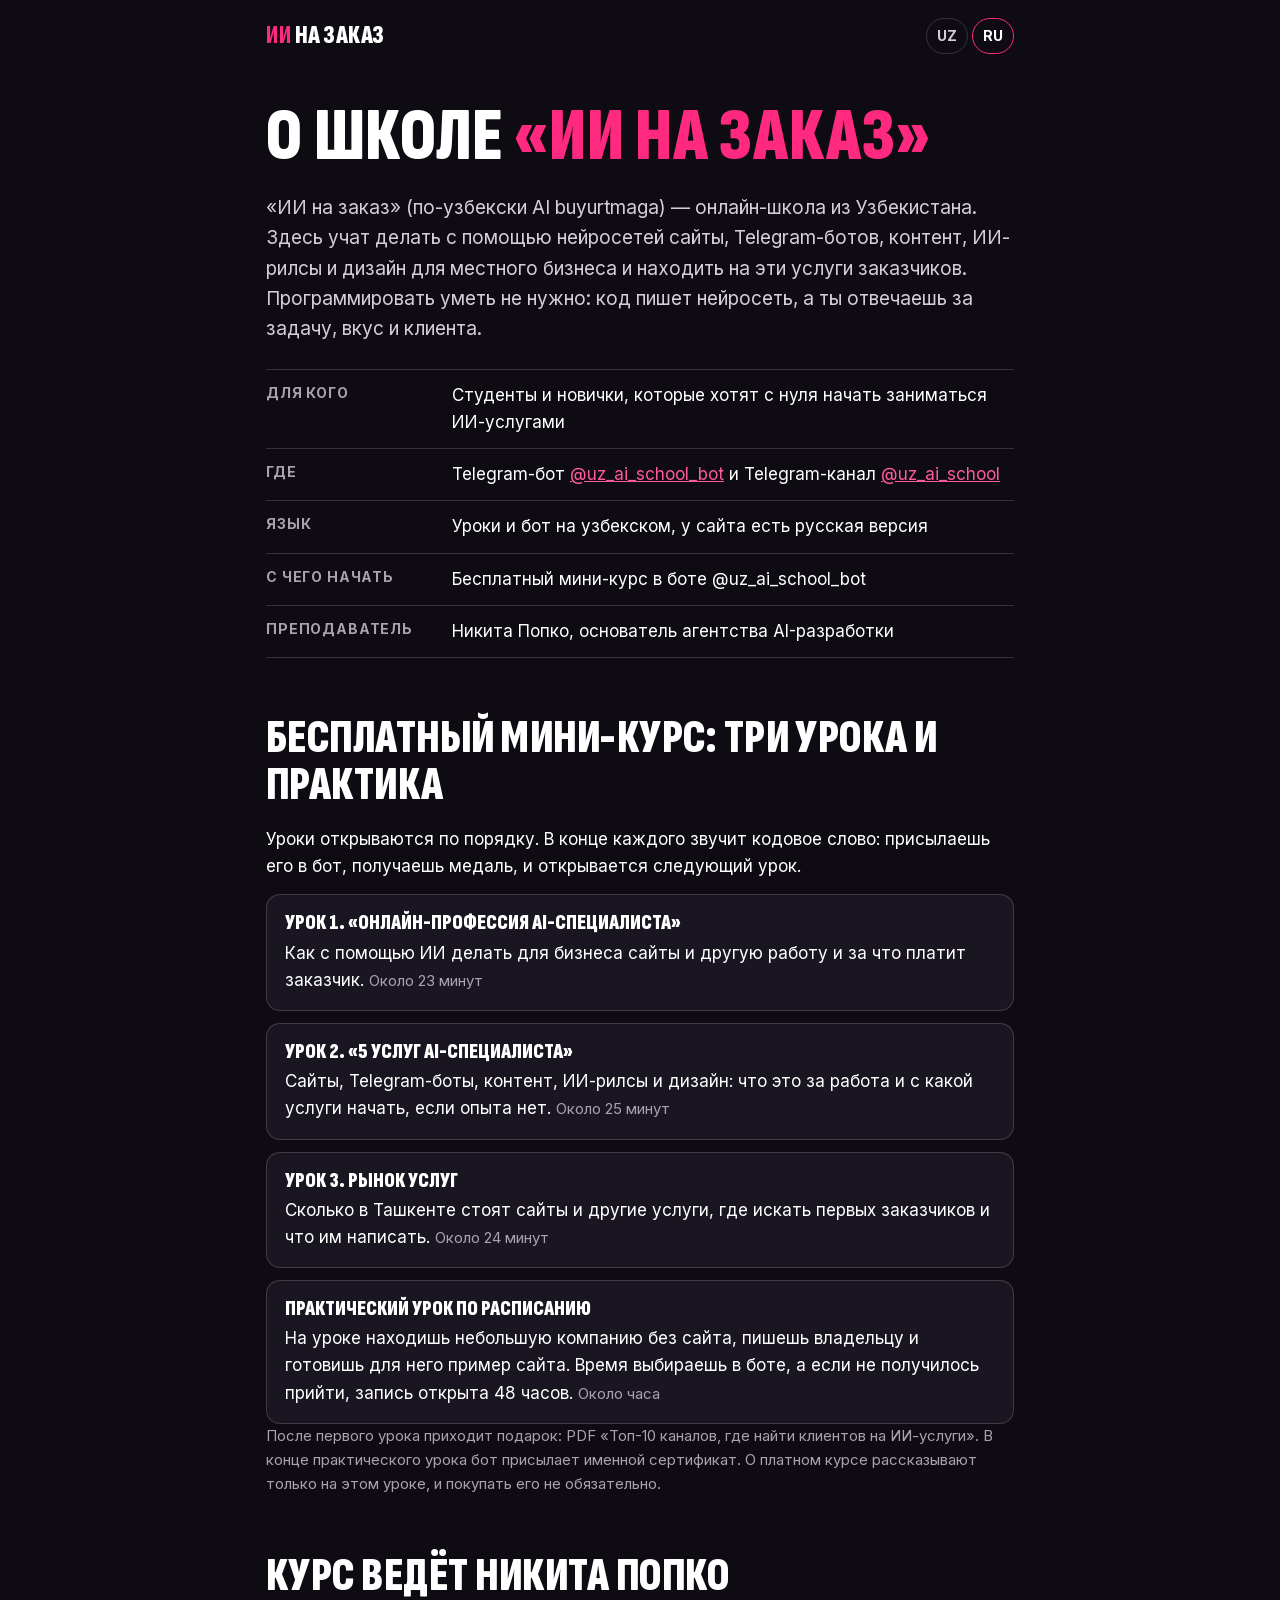
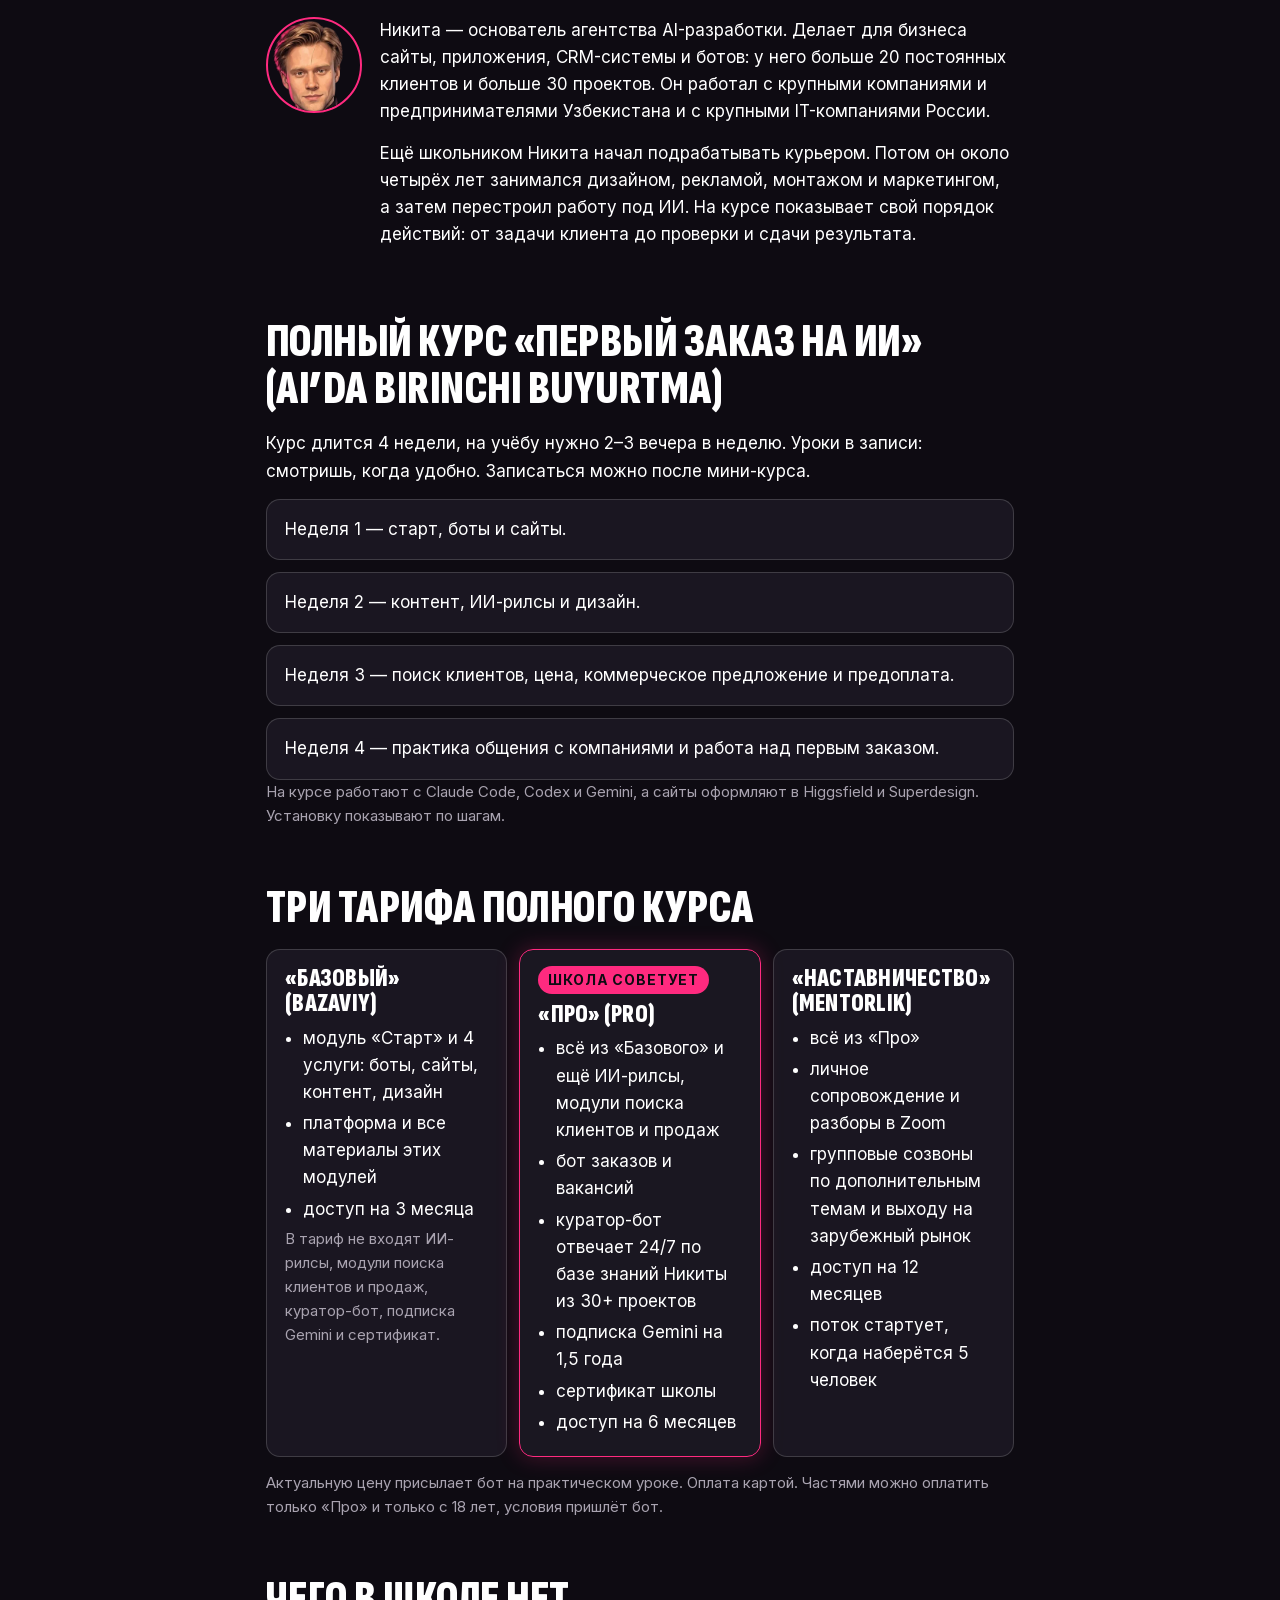
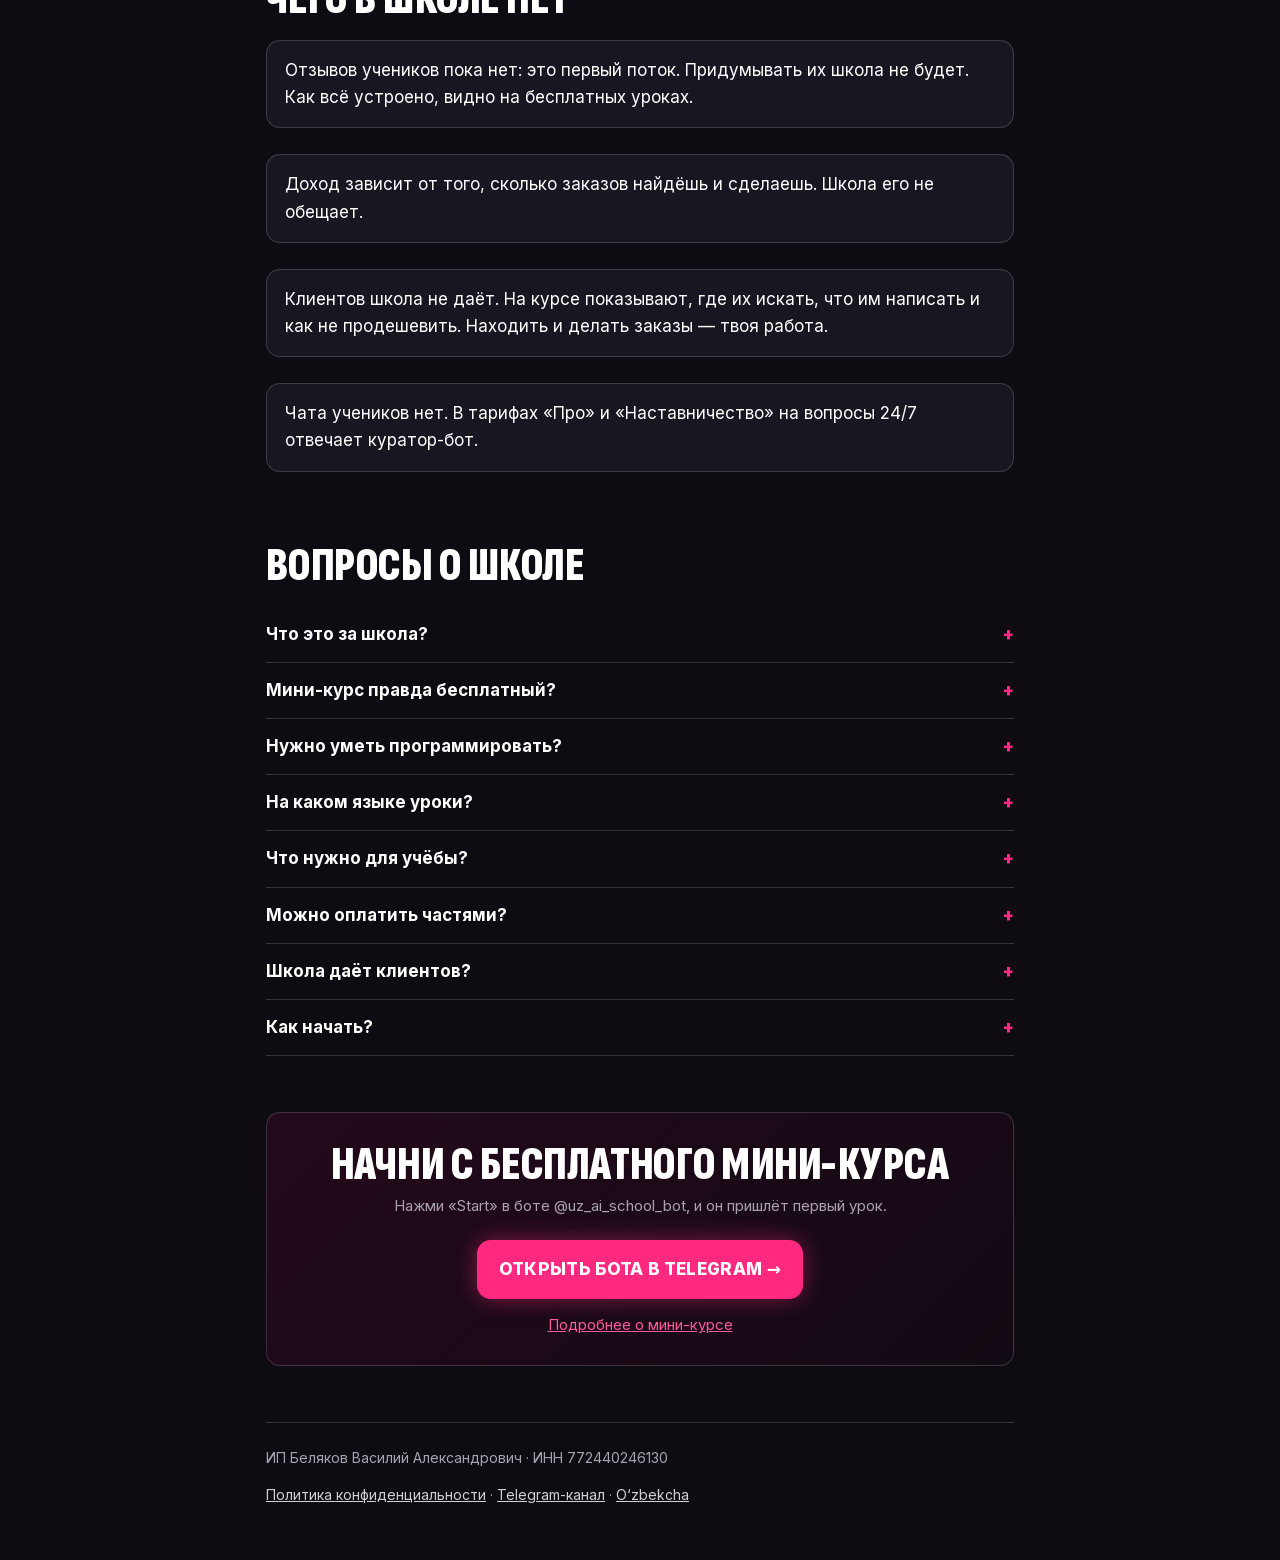
<file: ru/o-shkole/index.html>
<!DOCTYPE html>
<html lang="ru">
<head>
<meta charset="UTF-8">
<meta name="viewport" content="width=device-width, initial-scale=1.0">
<!-- Страница «О школе» (ru) для поиска и ИИ-поисковиков, 20.11.2026. Пишется руками, не через scripts/build.py.
     Тексты — дословно от na-pero 20.11.2026 по фактам канона (_канон/canon.yaml). Цен платных тарифов нет (решение Никиты 20.11.2026),
     рассрочка только на «Про». Узбекская пара — haqida/. -->
<title>О школе: курсы, преподаватель и тарифы | ИИ на заказ</title>
<meta name="description" content="Онлайн-школа из Узбекистана: чему учит, кто преподаёт, как устроены бесплатный мини-курс и полный курс на 4 недели, что в тарифах и чего школа не обещает.">
<meta name="theme-color" content="#0E0B12">
<meta name="robots" content="index, follow, max-image-preview:large">
<link rel="canonical" href="https://aibuyurtma.com/ru/o-shkole/">
<link rel="alternate" hreflang="uz" href="https://aibuyurtma.com/haqida/">
<link rel="alternate" hreflang="ru" href="https://aibuyurtma.com/ru/o-shkole/">
<link rel="alternate" hreflang="x-default" href="https://aibuyurtma.com/haqida/">
<meta property="og:type" content="website">
<meta property="og:site_name" content="ИИ на заказ">
<meta property="og:locale" content="ru_RU">
<meta property="og:locale:alternate" content="uz_UZ">
<meta property="og:title" content="Онлайн-школа «ИИ на заказ»">
<meta property="og:description" content="Онлайн-школа из Узбекистана, где учат с помощью нейросетей делать для бизнеса сайты, Telegram-ботов и контент и находить заказчиков.">
<meta property="og:image" content="https://aibuyurtma.com/assets/og-haqida.jpg">
<meta property="og:image:width" content="1200">
<meta property="og:image:height" content="630">
<meta property="og:image:alt" content="AI buyurtma, Никита Попко с микрофоном">
<meta property="og:url" content="https://aibuyurtma.com/ru/o-shkole/">
<meta name="twitter:card" content="summary_large_image">
<link rel="icon" type="image/png" sizes="96x96" href="../../assets/favicon-96.png">
<link rel="icon" type="image/png" sizes="64x64" href="../../assets/favicon-64.png">
<link rel="apple-touch-icon" href="../../assets/apple-touch-icon.png">
<link rel="stylesheet" href="../../css/fonts.css">
<script type="application/ld+json">{"@context":"https://schema.org","@graph":[
{"@type":"EducationalOrganization","@id":"https://aibuyurtma.com/#org","name":"AI buyurtmaga","alternateName":["AI buyurtma","ИИ на заказ"],"url":"https://aibuyurtma.com/","logo":{"@type":"ImageObject","url":"https://aibuyurtma.com/assets/apple-touch-icon.png","width":180,"height":180},"description":"«ИИ на заказ» (по-узбекски AI buyurtmaga, сайт aibuyurtma.com) — онлайн-школа из Узбекистана с уроками на узбекском языке. Школа учит студентов и новичков делать с помощью нейросетей сайты, Telegram-ботов, контент, ИИ-рилсы и дизайн для местного бизнеса и находить на эти услуги заказчиков. Программировать для этого уметь не нужно: код пишет нейросеть.","founder":{"@id":"https://aibuyurtma.com/#nikita"},"areaServed":{"@type":"Country","name":"Узбекистан"},"knowsLanguage":["uz","ru"],"sameAs":["https://t.me/uz_ai_school"]},
{"@type":"Person","@id":"https://aibuyurtma.com/#nikita","name":"Никита Попко","jobTitle":"Основатель агентства AI-разработки","description":"Никита Попко — основатель агентства AI-разработки и преподаватель школы «ИИ на заказ»: делает для бизнеса сайты, приложения, CRM-системы и ботов, у него больше 20 постоянных клиентов и больше 30 проектов. Он работал с крупными компаниями и предпринимателями Узбекистана и с крупными IT-компаниями России.","image":"https://aibuyurtma.com/assets/img/nikita_neon_mic.webp","worksFor":{"@id":"https://aibuyurtma.com/#org"}},
{"@type":"WebSite","@id":"https://aibuyurtma.com/#website","url":"https://aibuyurtma.com/","name":"AI buyurtma","alternateName":["AI buyurtmaga","ИИ на заказ","aibuyurtma.com"],"inLanguage":["uz","ru"],"publisher":{"@id":"https://aibuyurtma.com/#org"}},
{"@type":"AboutPage","@id":"https://aibuyurtma.com/ru/o-shkole/#webpage","url":"https://aibuyurtma.com/ru/o-shkole/","name":"О школе «ИИ на заказ»","inLanguage":"ru","isPartOf":{"@id":"https://aibuyurtma.com/#website"},"about":{"@id":"https://aibuyurtma.com/#org"},"mainEntity":{"@id":"https://aibuyurtma.com/#org"},"primaryImageOfPage":{"@type":"ImageObject","url":"https://aibuyurtma.com/assets/og-haqida.jpg","width":1200,"height":630}},
{"@type":"BreadcrumbList","itemListElement":[{"@type":"ListItem","position":1,"name":"ИИ на заказ","item":"https://aibuyurtma.com/ru/"},{"@type":"ListItem","position":2,"name":"О школе","item":"https://aibuyurtma.com/ru/o-shkole/"}]},
{"@type":"FAQPage","@id":"https://aibuyurtma.com/ru/o-shkole/#faq","isPartOf":{"@id":"https://aibuyurtma.com/ru/o-shkole/#webpage"},"mainEntity":[
{"@type":"Question","name":"Что это за школа?","acceptedAnswer":{"@type":"Answer","text":"«ИИ на заказ» — онлайн-школа из Узбекистана для студентов и новичков. Учит делать с помощью нейросетей сайты, Telegram-ботов, контент, ИИ-рилсы и дизайн для местного бизнеса и находить на эти услуги заказчиков. Начать можно с бесплатного мини-курса в Telegram-боте."}},
{"@type":"Question","name":"Мини-курс правда бесплатный?","acceptedAnswer":{"@type":"Answer","text":"Да. Мини-курс проходит в Telegram-боте, денег и номер карты там не просят. О платном курсе рассказывают только на практическом уроке, покупать его не обязательно."}},
{"@type":"Question","name":"Нужно уметь программировать?","acceptedAnswer":{"@type":"Answer","text":"Нет. Код пишет нейросеть, а ты отвечаешь за задачу, вкус и клиента."}},
{"@type":"Question","name":"На каком языке уроки?","acceptedAnswer":{"@type":"Answer","text":"Уроки и бот на узбекском. У сайта есть русская версия."}},
{"@type":"Question","name":"Что нужно для учёбы?","acceptedAnswer":{"@type":"Answer","text":"Интернет и бесплатные нейросети. Уроки можно смотреть с телефона, а сайты удобнее делать на ноутбуке."}},
{"@type":"Question","name":"Можно оплатить частями?","acceptedAnswer":{"@type":"Answer","text":"Да, но только тариф «Про» и только с 18 лет. Условия присылает бот. Остальные тарифы оплачивают картой."}},
{"@type":"Question","name":"Школа даёт клиентов?","acceptedAnswer":{"@type":"Answer","text":"Нет. На курсе показывают, где искать заказчиков, что им написать и как не продешевить. Находить и делать заказы предстоит тебе."}},
{"@type":"Question","name":"Как начать?","acceptedAnswer":{"@type":"Answer","text":"Открой в Telegram бота @uz_ai_school_bot и нажми «Start». Бот пришлёт первый урок."}}
]}
]}</script>
<script id="ya-metrika">/* Яндекс Метрика 114152022 — тот же счётчик, что на лендинге. Под автотестами (navigator.webdriver) не грузится. Пикселя Meta здесь нет. */
if (!navigator.webdriver) {
(function(m,e,t,r,i,k,a){m[i]=m[i]||function(){(m[i].a=m[i].a||[]).push(arguments)};m[i].l=1*new Date();for (var j = 0; j < document.scripts.length; j++) {if (document.scripts[j].src === r) { return; }}k=e.createElement(t),a=e.getElementsByTagName(t)[0],k.async=1,k.src=r,a.parentNode.insertBefore(k,a)})(window, document, 'script', 'https://mc.yandex.ru/metrika/tag.js?id=114152022', 'ym');
ym(114152022, 'init', {ssr:true, webvisor:true, clickmap:true, accurateTrackBounce:true, trackLinks:true});
}
</script>
<style>
:root{--ink:#0E0B12;--card:rgba(38,33,46,.55);--line:rgba(255,255,255,.16);--text:#fff;--text-2:#D3CFD8;--text-3:#A9A3B0;--pink:#FF2A7F;--pink-hi:#FF5A9C;
  --f-disp:'Sofia Sans Extra Condensed','Arial Narrow',sans-serif;--f-text:'Inter',system-ui,-apple-system,'Segoe UI',sans-serif}
*,*::before,*::after{box-sizing:border-box}
html{-webkit-text-size-adjust:100%}
body{margin:0;background:var(--ink);color:var(--text);font:400 17px/1.6 var(--f-text);overflow-x:hidden}
a{color:var(--pink-hi)}
.wrap{max-width:780px;margin:0 auto;padding:0 16px}
.top{display:flex;align-items:center;justify-content:space-between;gap:16px;padding:18px 0}
.logo{font:900 26px/1 var(--f-disp);letter-spacing:.02em;color:var(--text);text-decoration:none;text-transform:uppercase}
.logo b{color:var(--pink)}
.lang{display:flex;gap:4px}
.lang a{font-weight:700;font-size:14px;color:var(--text-2);text-decoration:none;padding:6px 10px;border:1px solid var(--line);border-radius:999px}
.lang a[aria-current]{color:var(--text);border-color:var(--pink)}
h1,h2,h3{font-family:var(--f-disp);font-weight:900;text-transform:uppercase;line-height:.98;letter-spacing:.01em;margin:0}
h1{font-size:clamp(42px,9vw,76px);margin:28px 0 18px}
h1 span{color:var(--pink)}
h2{font-size:clamp(32px,6vw,48px);margin:56px 0 18px}
h3{font-size:26px;margin:0 0 8px}
p{margin:0 0 14px}
.lead{font-size:19px;color:var(--text-2)}
.facts{display:grid;grid-template-columns:1fr;margin:24px 0 0;border-top:1px solid var(--line)}
.facts div{display:grid;grid-template-columns:1fr;gap:2px;padding:12px 0;border-bottom:1px solid var(--line)}
.facts dt{font-size:14px;font-weight:700;text-transform:uppercase;letter-spacing:.06em;color:var(--text-3)}
.facts dd{margin:0}
@media (min-width:640px){.facts div{grid-template-columns:170px 1fr;gap:16px}}
.steps{list-style:none;margin:0;padding:0;display:grid;gap:12px}
.steps li,.tariff,.note{background:var(--card);border:1px solid var(--line);border-radius:14px;padding:16px 18px}
.steps b{display:block;font:900 22px/1.1 var(--f-disp);text-transform:uppercase;margin-bottom:4px}
.muted{color:var(--text-3);font-size:15px}
.mentor{display:flex;gap:18px;align-items:flex-start}
.mentor img{width:96px;height:96px;border-radius:50%;flex:none;object-fit:cover;border:2px solid var(--pink)}
@media (max-width:520px){.mentor{flex-direction:column;gap:12px}}
.tariffs{display:grid;gap:12px}
@media (min-width:720px){.tariffs{grid-template-columns:repeat(3,1fr)}}
.tariff ul{margin:8px 0 0;padding-left:18px}
.tariff li{margin:4px 0}
.tariff.pro{border-color:var(--pink);box-shadow:0 0 22px rgba(255,42,127,.25)}
.tag{display:inline-block;font-size:14px;font-weight:700;text-transform:uppercase;letter-spacing:.06em;color:var(--ink);background:var(--pink);border-radius:999px;padding:3px 10px;margin-bottom:8px}
.notes{display:grid;gap:12px}
details{border-bottom:1px solid var(--line);padding:14px 0}
summary{cursor:pointer;font-weight:700;list-style:none}
summary::-webkit-details-marker{display:none}
summary::after{content:"+";float:right;color:var(--pink);font-weight:800}
details[open] summary::after{content:"–"}
details p{margin:10px 0 0;color:var(--text-2)}
.cta{margin:56px 0 0;padding:28px 18px;border-radius:14px;background:linear-gradient(135deg,#24091A,#120A14);border:1px solid var(--line);text-align:center}
.btn{display:inline-block;margin-top:8px;background:var(--pink);color:#fff;font-weight:800;text-decoration:none;text-transform:uppercase;letter-spacing:.02em;padding:16px 22px;border-radius:14px;box-shadow:0 0 22px rgba(255,42,127,.45)}
.btn:hover{background:var(--pink-hi)}
.foot{margin:56px 0 0;padding:24px 0 40px;border-top:1px solid var(--line);color:var(--text-3);font-size:14px}
.foot a{color:var(--text-2)}
</style>
</head>
<body>
<div class="wrap">
<header class="top">
  <a class="logo" href="../"><b>ИИ</b> на заказ</a>
  <nav class="lang" aria-label="Язык"><a href="../../haqida/" lang="uz" hreflang="uz">UZ</a><a href="./" lang="ru" hreflang="ru" aria-current="page">RU</a></nav>
</header>

<main>
<h1>О школе <span>«ИИ на заказ»</span></h1>
<p class="lead">«ИИ на заказ» (по-узбекски AI buyurtmaga) — онлайн-школа из Узбекистана. Здесь учат делать с помощью нейросетей сайты, Telegram-ботов, контент, ИИ-рилсы и дизайн для местного бизнеса и находить на эти услуги заказчиков. Программировать уметь не нужно: код пишет нейросеть, а ты отвечаешь за задачу, вкус и клиента.</p>

<dl class="facts">
  <div><dt>Для кого</dt><dd>Студенты и новички, которые хотят с нуля начать заниматься ИИ-услугами</dd></div>
  <div><dt>Где</dt><dd>Telegram-бот <a href="https://t.me/uz_ai_school_bot?start=v1_seo_org_o-shkole_na" data-cta>@uz_ai_school_bot</a> и Telegram-канал <a href="https://t.me/uz_ai_school">@uz_ai_school</a></dd></div>
  <div><dt>Язык</dt><dd>Уроки и бот на узбекском, у сайта есть русская версия</dd></div>
  <div><dt>С чего начать</dt><dd>Бесплатный мини-курс в боте @uz_ai_school_bot</dd></div>
  <div><dt>Преподаватель</dt><dd>Никита Попко, основатель агентства AI-разработки</dd></div>
</dl>

<h2>Бесплатный мини-курс: три урока и практика</h2>
<p>Уроки открываются по порядку. В конце каждого звучит кодовое слово: присылаешь его в бот, получаешь медаль, и открывается следующий урок.</p>
<ol class="steps">
  <li><b>Урок 1. «Онлайн-профессия AI-специалиста»</b>Как с помощью ИИ делать для бизнеса сайты и другую работу и за что платит заказчик. <span class="muted">Около 23 минут</span></li>
  <li><b>Урок 2. «5 услуг AI-специалиста»</b>Сайты, Telegram-боты, контент, ИИ-рилсы и дизайн: что это за работа и с какой услуги начать, если опыта нет. <span class="muted">Около 25 минут</span></li>
  <li><b>Урок 3. Рынок услуг</b>Сколько в Ташкенте стоят сайты и другие услуги, где искать первых заказчиков и что им написать. <span class="muted">Около 24 минут</span></li>
  <li><b>Практический урок по расписанию</b>На уроке находишь небольшую компанию без сайта, пишешь владельцу и готовишь для него пример сайта. Время выбираешь в боте, а если не получилось прийти, запись открыта 48 часов. <span class="muted">Около часа</span></li>
</ol>
<p class="muted">После первого урока приходит подарок: PDF «Топ-10 каналов, где найти клиентов на ИИ-услуги». В конце практического урока бот присылает именной сертификат. О платном курсе рассказывают только на этом уроке, и покупать его не обязательно.</p>

<h2>Курс ведёт Никита Попко</h2>
<div class="mentor">
  <img src="../../assets/img/nikita_face.webp" width="96" height="96" alt="Никита Попко" loading="lazy">
  <div>
    <p>Никита — основатель агентства AI-разработки. Делает для бизнеса сайты, приложения, CRM-системы и ботов: у него больше 20 постоянных клиентов и больше 30 проектов. Он работал с крупными компаниями и предпринимателями Узбекистана и с крупными IT-компаниями России.</p>
    <p>Ещё школьником Никита начал подрабатывать курьером. Потом он около четырёх лет занимался дизайном, рекламой, монтажом и маркетингом, а затем перестроил работу под ИИ. На курсе показывает свой порядок действий: от задачи клиента до проверки и сдачи результата.</p>
  </div>
</div>

<h2>Полный курс «Первый заказ на ИИ» (AI’da birinchi buyurtma)</h2>
<p>Курс длится 4 недели, на учёбу нужно 2–3 вечера в неделю. Уроки в записи: смотришь, когда удобно. Записаться можно после мини-курса.</p>
<ol class="steps">
  <li>Неделя 1 — старт, боты и сайты.</li>
  <li>Неделя 2 — контент, ИИ-рилсы и дизайн.</li>
  <li>Неделя 3 — поиск клиентов, цена, коммерческое предложение и предоплата.</li>
  <li>Неделя 4 — практика общения с компаниями и работа над первым заказом.</li>
</ol>
<p class="muted">На курсе работают с Claude Code, Codex и Gemini, а сайты оформляют в Higgsfield и Superdesign. Установку показывают по шагам.</p>

<h2>Три тарифа полного курса</h2>
<div class="tariffs">
  <section class="tariff">
    <h3>«Базовый» (Bazaviy)</h3>
    <ul>
      <li>модуль «Старт» и 4 услуги: боты, сайты, контент, дизайн</li>
      <li>платформа и все материалы этих модулей</li>
      <li>доступ на 3 месяца</li>
    </ul>
    <p class="muted">В тариф не входят ИИ-рилсы, модули поиска клиентов и продаж, куратор-бот, подписка Gemini и сертификат.</p>
  </section>
  <section class="tariff pro">
    <span class="tag">Школа советует</span>
    <h3>«Про» (Pro)</h3>
    <ul>
      <li>всё из «Базового» и ещё ИИ-рилсы, модули поиска клиентов и продаж</li>
      <li>бот заказов и вакансий</li>
      <li>куратор-бот отвечает 24/7 по базе знаний Никиты из 30+ проектов</li>
      <li>подписка Gemini на 1,5 года</li>
      <li>сертификат школы</li>
      <li>доступ на 6 месяцев</li>
    </ul>
  </section>
  <section class="tariff">
    <h3>«Наставничество» (Mentorlik)</h3>
    <ul>
      <li>всё из «Про»</li>
      <li>личное сопровождение и разборы в Zoom</li>
      <li>групповые созвоны по дополнительным темам и выходу на зарубежный рынок</li>
      <li>доступ на 12 месяцев</li>
      <li>поток стартует, когда наберётся 5 человек</li>
    </ul>
  </section>
</div>
<p class="muted" style="margin-top:14px">Актуальную цену присылает бот на практическом уроке. Оплата картой. Частями можно оплатить только «Про» и только с 18 лет, условия пришлёт бот.</p>

<h2>Чего в школе нет</h2>
<div class="notes">
  <p class="note">Отзывов учеников пока нет: это первый поток. Придумывать их школа не будет. Как всё устроено, видно на бесплатных уроках.</p>
  <p class="note">Доход зависит от того, сколько заказов найдёшь и сделаешь. Школа его не обещает.</p>
  <p class="note">Клиентов школа не даёт. На курсе показывают, где их искать, что им написать и как не продешевить. Находить и делать заказы — твоя работа.</p>
  <p class="note">Чата учеников нет. В тарифах «Про» и «Наставничество» на вопросы 24/7 отвечает куратор-бот.</p>
</div>

<h2>Вопросы о школе</h2>
<details><summary>Что это за школа?</summary><p>«ИИ на заказ» — онлайн-школа из Узбекистана для студентов и новичков. Учит делать с помощью нейросетей сайты, Telegram-ботов, контент, ИИ-рилсы и дизайн для местного бизнеса и находить на эти услуги заказчиков. Начать можно с бесплатного мини-курса в Telegram-боте.</p></details>
<details><summary>Мини-курс правда бесплатный?</summary><p>Да. Мини-курс проходит в Telegram-боте, денег и номер карты там не просят. О платном курсе рассказывают только на практическом уроке, покупать его не обязательно.</p></details>
<details><summary>Нужно уметь программировать?</summary><p>Нет. Код пишет нейросеть, а ты отвечаешь за задачу, вкус и клиента.</p></details>
<details><summary>На каком языке уроки?</summary><p>Уроки и бот на узбекском. У сайта есть русская версия.</p></details>
<details><summary>Что нужно для учёбы?</summary><p>Интернет и бесплатные нейросети. Уроки можно смотреть с телефона, а сайты удобнее делать на ноутбуке.</p></details>
<details><summary>Можно оплатить частями?</summary><p>Да, но только тариф «Про» и только с 18 лет. Условия присылает бот. Остальные тарифы оплачивают картой.</p></details>
<details><summary>Школа даёт клиентов?</summary><p>Нет. На курсе показывают, где искать заказчиков, что им написать и как не продешевить. Находить и делать заказы предстоит тебе.</p></details>
<details><summary>Как начать?</summary><p>Открой в Telegram бота @uz_ai_school_bot и нажми «Start». Бот пришлёт первый урок.</p></details>

<section class="cta">
  <h2 style="margin:0 0 6px">Начни с бесплатного мини-курса</h2>
  <p class="muted">Нажми «Start» в боте @uz_ai_school_bot, и он пришлёт первый урок.</p>
  <a class="btn" href="https://t.me/uz_ai_school_bot?start=v1_seo_org_o-shkole_na" data-cta>Открыть бота в Telegram →</a>
  <p class="muted" style="margin:14px 0 0"><a href="../">Подробнее о мини-курсе</a></p>
</section>
</main>

<footer class="foot">
  <p>ИП Беляков Василий Александрович · ИНН 772440246130</p>
  <p><a href="../privacy.html">Политика конфиденциальности</a> · <a href="https://t.me/uz_ai_school">Telegram-канал</a> · <a href="../../haqida/" lang="uz">O‘zbekcha</a></p>
</footer>
</div>
</body>
</html>
</file>
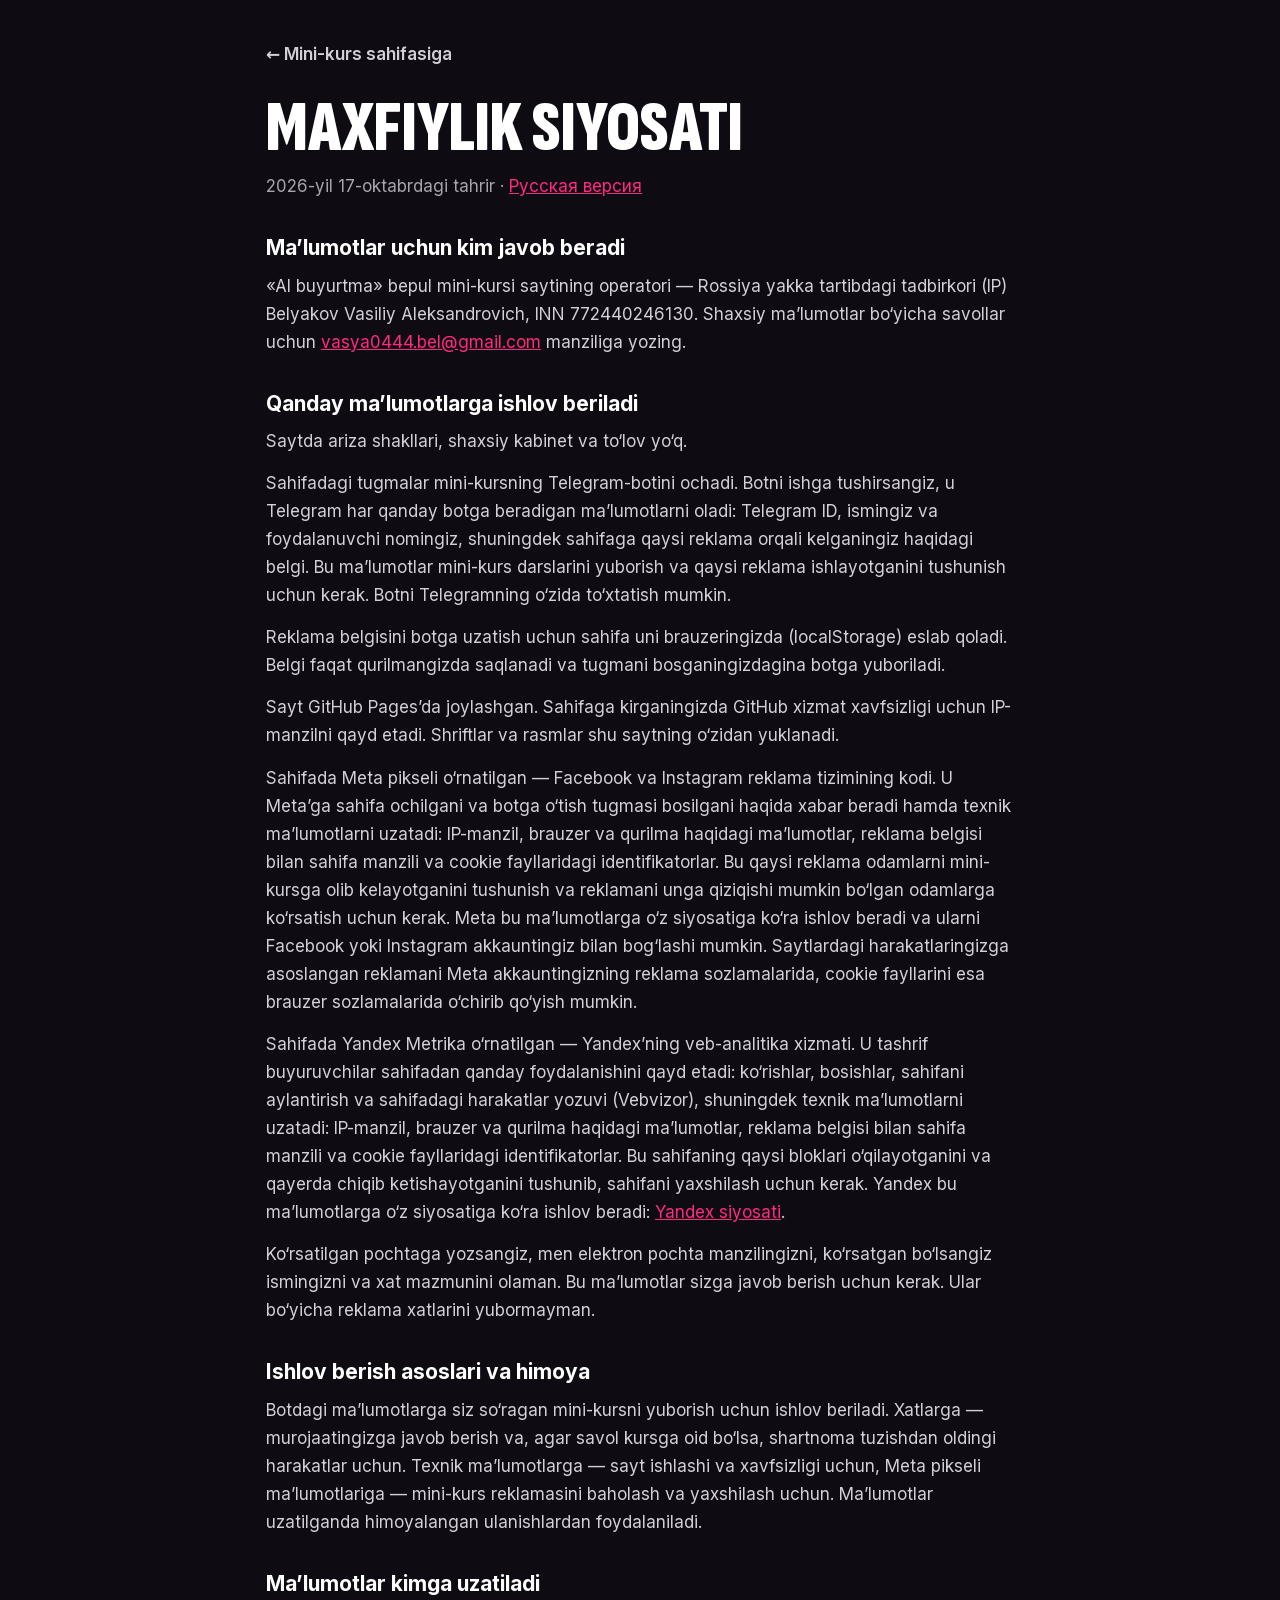
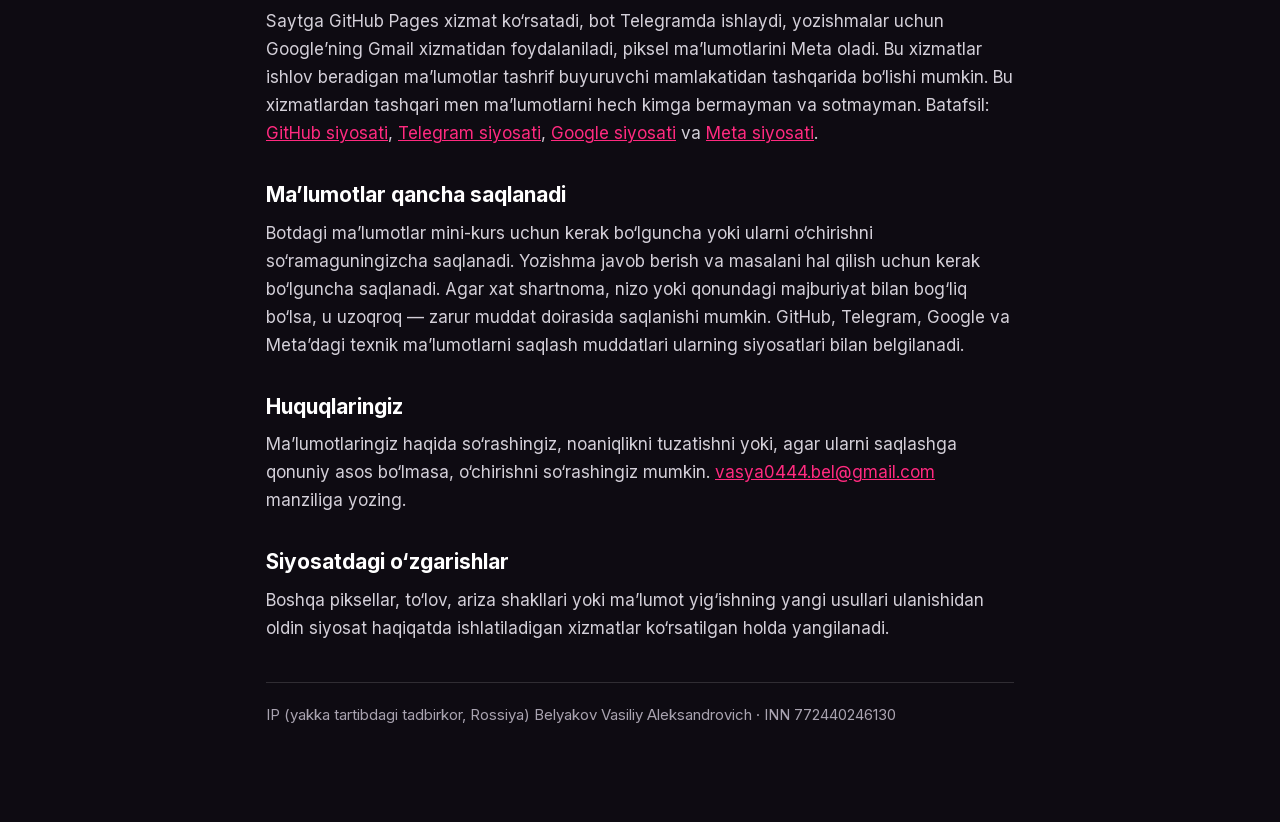
<file: privacy.html>
<!DOCTYPE html>
<html lang="uz">
<head>
<meta charset="UTF-8">
<meta name="viewport" content="width=device-width, initial-scale=1.0">
<title>Maxfiylik siyosati — AI buyurtma</title>
<meta name="description" content="«AI buyurtma» bepul mini-kursi saytining maxfiylik siyosati.">
<meta name="theme-color" content="#0E0B12">
<meta name="robots" content="noindex, nofollow">
<link rel="icon" type="image/png" sizes="64x64" href="assets/favicon-64.png">
<link rel="stylesheet" href="css/fonts.css">
<style>
  :root{--bg:#0E0B12;--text:#fff;--text-2:#D3CFD8;--text-3:#A9A3B0;--pink:#FF2A7F}
  *{box-sizing:border-box}
  body{margin:0;background:var(--bg);color:var(--text-2);font:400 17px/1.65 'Inter',system-ui,-apple-system,'Segoe UI',sans-serif}
  .policy{max-width:780px;margin:0 auto;padding:40px 16px 80px}
  .back{display:inline-block;margin-bottom:28px;color:var(--text-2);font-weight:600;text-decoration:none}
  .back:hover{color:#fff}
  h1{margin:0 0 10px;color:#fff;font:900 clamp(40px, 7vw, 72px)/.92 'Sofia Sans Extra Condensed','Inter',sans-serif;text-transform:uppercase}
  .date{margin:0 0 34px;color:var(--text-3)}
  h2{margin:34px 0 10px;color:#fff;font:700 21px/1.3 'Inter',sans-serif}
  p{margin:0 0 14px}
  a{color:var(--pink);overflow-wrap:anywhere}
  .req{margin-top:40px;padding-top:20px;border-top:1px solid rgba(255,255,255,.14);font-size:15px;color:var(--text-3)}
</style>
</head>
<body>
<main class="policy">
  <a class="back" href="./">← Mini-kurs sahifasiga</a>
  <h1>Maxfiylik siyosati</h1>
  <p class="date">2026-yil 17-oktabrdagi tahrir · <a href="ru/privacy.html" lang="ru">Русская версия</a></p>

  <h2>Ma’lumotlar uchun kim javob beradi</h2>
  <p>«AI buyurtma» bepul mini-kursi saytining operatori — Rossiya yakka tartibdagi tadbirkori (IP) Belyakov Vasiliy Aleksandrovich, INN 772440246130. Shaxsiy ma’lumotlar bo‘yicha savollar uchun <a href="mailto:vasya0444.bel@gmail.com">vasya0444.bel@gmail.com</a> manziliga yozing.</p>

  <h2>Qanday ma’lumotlarga ishlov beriladi</h2>
  <p>Saytda ariza shakllari, shaxsiy kabinet va to‘lov yo‘q.</p>
  <p>Sahifadagi tugmalar mini-kursning Telegram-botini ochadi. Botni ishga tushirsangiz, u Telegram har qanday botga beradigan ma’lumotlarni oladi: Telegram ID, ismingiz va foydalanuvchi nomingiz, shuningdek sahifaga qaysi reklama orqali kelganingiz haqidagi belgi. Bu ma’lumotlar mini-kurs darslarini yuborish va qaysi reklama ishlayotganini tushunish uchun kerak. Botni Telegramning o‘zida to‘xtatish mumkin.</p>
  <p>Reklama belgisini botga uzatish uchun sahifa uni brauzeringizda (localStorage) eslab qoladi. Belgi faqat qurilmangizda saqlanadi va tugmani bosganingizdagina botga yuboriladi.</p>
  <p>Sayt GitHub Pages’da joylashgan. Sahifaga kirganingizda GitHub xizmat xavfsizligi uchun IP-manzilni qayd etadi. Shriftlar va rasmlar shu saytning o‘zidan yuklanadi.</p>
  <p>Sahifada Meta pikseli o‘rnatilgan — Facebook va Instagram reklama tizimining kodi. U Meta’ga sahifa ochilgani va botga o‘tish tugmasi bosilgani haqida xabar beradi hamda texnik ma’lumotlarni uzatadi: IP-manzil, brauzer va qurilma haqidagi ma’lumotlar, reklama belgisi bilan sahifa manzili va cookie fayllaridagi identifikatorlar. Bu qaysi reklama odamlarni mini-kursga olib kelayotganini tushunish va reklamani unga qiziqishi mumkin bo‘lgan odamlarga ko‘rsatish uchun kerak. Meta bu ma’lumotlarga o‘z siyosatiga ko‘ra ishlov beradi va ularni Facebook yoki Instagram akkauntingiz bilan bog‘lashi mumkin. Saytlardagi harakatlaringizga asoslangan reklamani Meta akkauntingizning reklama sozlamalarida, cookie fayllarini esa brauzer sozlamalarida o‘chirib qo‘yish mumkin.</p>
  <p id="metrika">Sahifada Yandex Metrika o‘rnatilgan — Yandex’ning veb-analitika xizmati. U tashrif buyuruvchilar sahifadan qanday foydalanishini qayd etadi: ko‘rishlar, bosishlar, sahifani aylantirish va sahifadagi harakatlar yozuvi (Vebvizor), shuningdek texnik ma’lumotlarni uzatadi: IP-manzil, brauzer va qurilma haqidagi ma’lumotlar, reklama belgisi bilan sahifa manzili va cookie fayllaridagi identifikatorlar. Bu sahifaning qaysi bloklari o‘qilayotganini va qayerda chiqib ketishayotganini tushunib, sahifani yaxshilash uchun kerak. Yandex bu ma’lumotlarga o‘z siyosatiga ko‘ra ishlov beradi: <a href="https://yandex.com/legal/confidential/">Yandex siyosati</a>.</p>
  <p>Ko‘rsatilgan pochtaga yozsangiz, men elektron pochta manzilingizni, ko‘rsatgan bo‘lsangiz ismingizni va xat mazmunini olaman. Bu ma’lumotlar sizga javob berish uchun kerak. Ular bo‘yicha reklama xatlarini yubormayman.</p>

  <h2>Ishlov berish asoslari va himoya</h2>
  <p>Botdagi ma’lumotlarga siz so‘ragan mini-kursni yuborish uchun ishlov beriladi. Xatlarga — murojaatingizga javob berish va, agar savol kursga oid bo‘lsa, shartnoma tuzishdan oldingi harakatlar uchun. Texnik ma’lumotlarga — sayt ishlashi va xavfsizligi uchun, Meta pikseli ma’lumotlariga — mini-kurs reklamasini baholash va yaxshilash uchun. Ma’lumotlar uzatilganda himoyalangan ulanishlardan foydalaniladi.</p>

  <h2>Ma’lumotlar kimga uzatiladi</h2>
  <p>Saytga GitHub Pages xizmat ko‘rsatadi, bot Telegramda ishlaydi, yozishmalar uchun Google’ning Gmail xizmatidan foydalaniladi, piksel ma’lumotlarini Meta oladi. Bu xizmatlar ishlov beradigan ma’lumotlar tashrif buyuruvchi mamlakatidan tashqarida bo‘lishi mumkin. Bu xizmatlardan tashqari men ma’lumotlarni hech kimga bermayman va sotmayman. Batafsil: <a href="https://docs.github.com/en/site-policy/privacy-policies/github-general-privacy-statement">GitHub siyosati</a>, <a href="https://telegram.org/privacy">Telegram siyosati</a>, <a href="https://policies.google.com/privacy?hl=uz">Google siyosati</a> va <a href="https://www.facebook.com/privacy/policy/">Meta siyosati</a>.</p>

  <h2>Ma’lumotlar qancha saqlanadi</h2>
  <p>Botdagi ma’lumotlar mini-kurs uchun kerak bo‘lguncha yoki ularni o‘chirishni so‘ramaguningizcha saqlanadi. Yozishma javob berish va masalani hal qilish uchun kerak bo‘lguncha saqlanadi. Agar xat shartnoma, nizo yoki qonundagi majburiyat bilan bog‘liq bo‘lsa, u uzoqroq — zarur muddat doirasida saqlanishi mumkin. GitHub, Telegram, Google va Meta’dagi texnik ma’lumotlarni saqlash muddatlari ularning siyosatlari bilan belgilanadi.</p>

  <h2>Huquqlaringiz</h2>
  <p>Ma’lumotlaringiz haqida so‘rashingiz, noaniqlikni tuzatishni yoki, agar ularni saqlashga qonuniy asos bo‘lmasa, o‘chirishni so‘rashingiz mumkin. <a href="mailto:vasya0444.bel@gmail.com">vasya0444.bel@gmail.com</a> manziliga yozing.</p>

  <h2>Siyosatdagi o‘zgarishlar</h2>
  <p>Boshqa piksellar, to‘lov, ariza shakllari yoki ma’lumot yig‘ishning yangi usullari ulanishidan oldin siyosat haqiqatda ishlatiladigan xizmatlar ko‘rsatilgan holda yangilanadi.</p>

  <p class="req">IP (yakka tartibdagi tadbirkor, Rossiya) Belyakov Vasiliy Aleksandrovich · INN 772440246130</p>
</main>
</body>
</html>
</file>
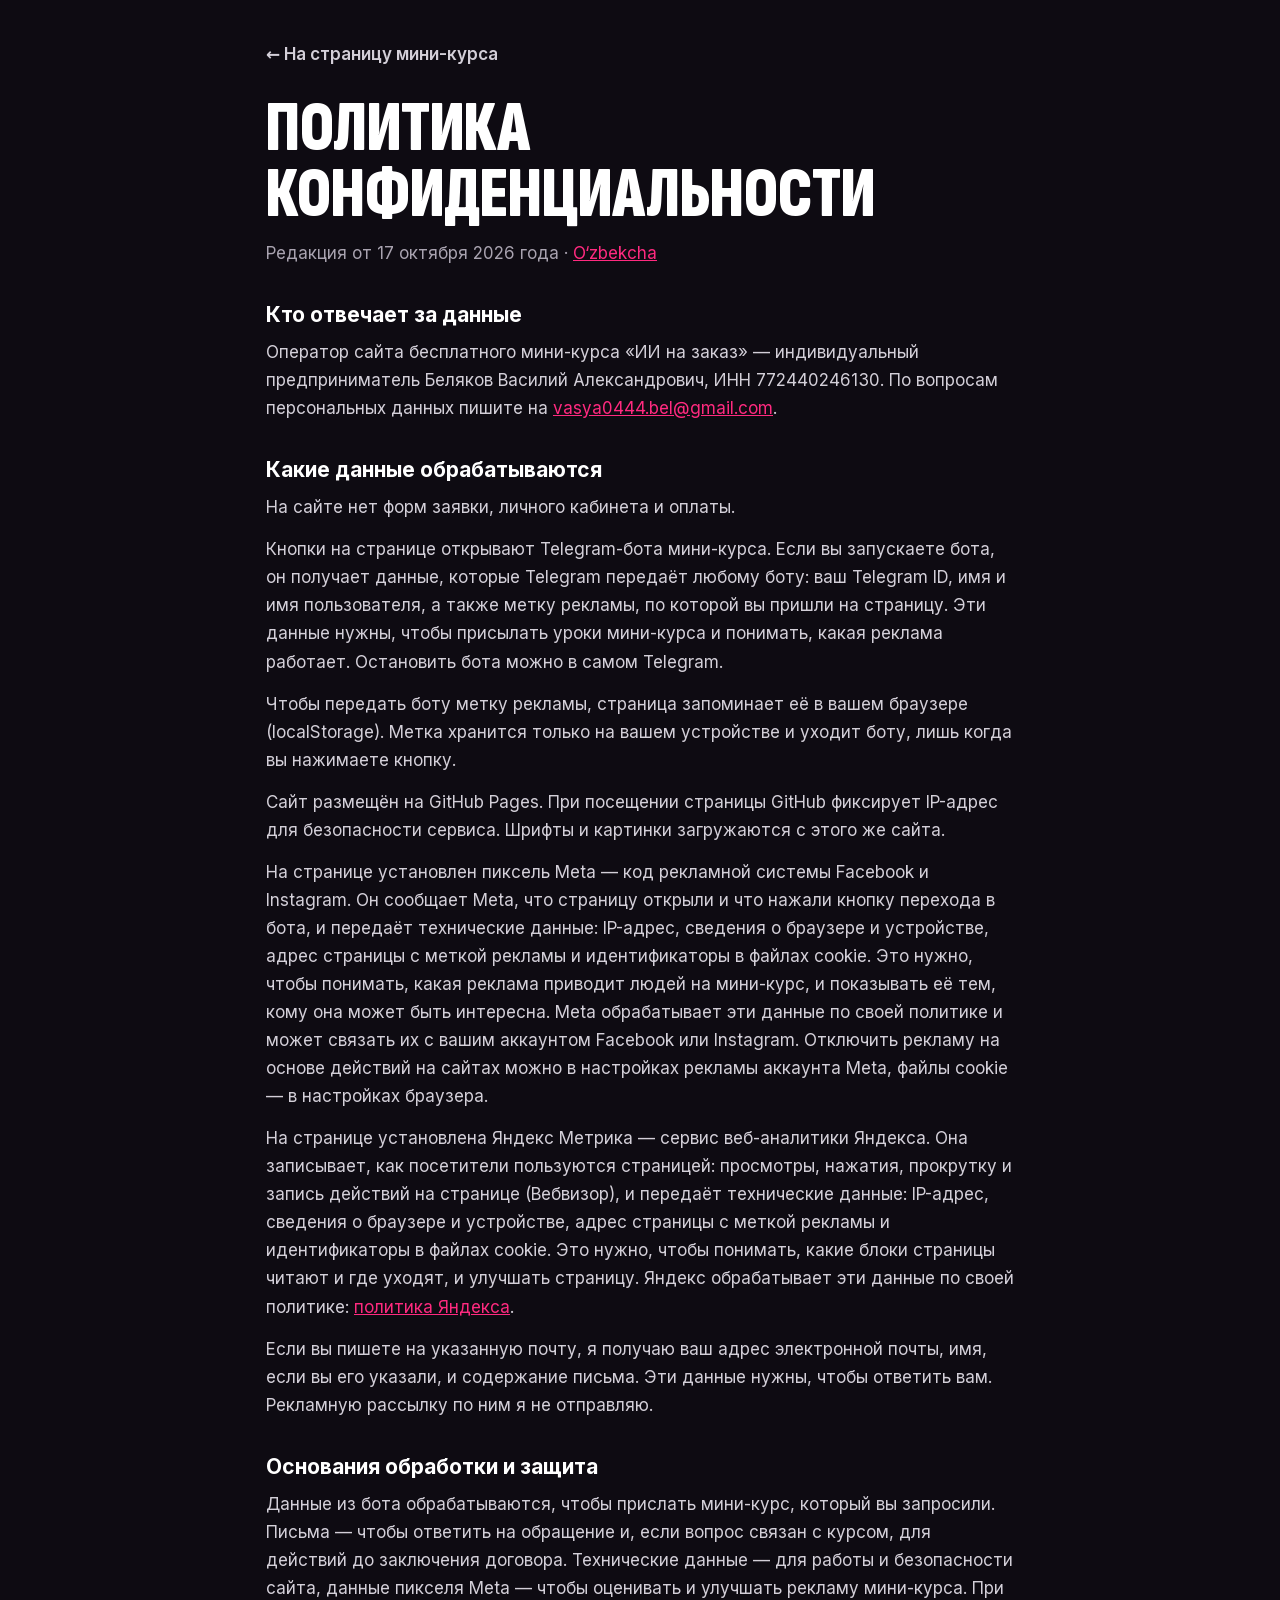
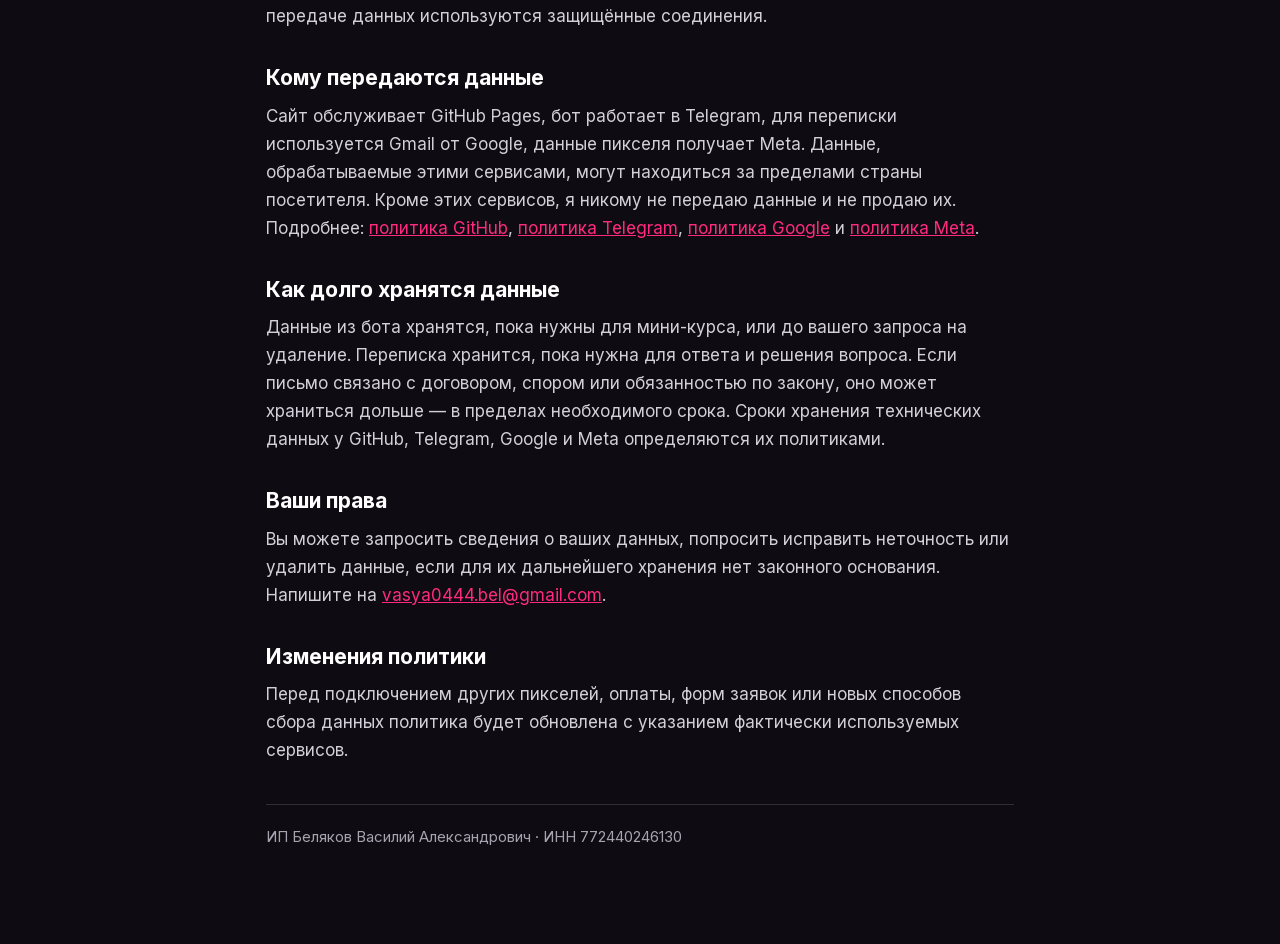
<file: ru/privacy.html>
<!DOCTYPE html>
<html lang="ru">
<head>
<meta charset="UTF-8">
<meta name="viewport" content="width=device-width, initial-scale=1.0">
<title>Политика конфиденциальности — ИИ на заказ</title>
<meta name="description" content="Политика конфиденциальности сайта бесплатного мини-курса «ИИ на заказ».">
<meta name="theme-color" content="#0E0B12">
<meta name="robots" content="noindex, nofollow">
<link rel="icon" type="image/png" sizes="64x64" href="../assets/favicon-64.png">
<link rel="stylesheet" href="../css/fonts.css">
<style>
  :root{--bg:#0E0B12;--text:#fff;--text-2:#D3CFD8;--text-3:#A9A3B0;--pink:#FF2A7F}
  *{box-sizing:border-box}
  body{margin:0;background:var(--bg);color:var(--text-2);font:400 17px/1.65 'Inter',system-ui,-apple-system,'Segoe UI',sans-serif}
  .policy{max-width:780px;margin:0 auto;padding:40px 16px 80px}
  .back{display:inline-block;margin-bottom:28px;color:var(--text-2);font-weight:600;text-decoration:none}
  .back:hover{color:#fff}
  h1{margin:0 0 10px;color:#fff;font:900 clamp(40px, 7vw, 72px)/.92 'Sofia Sans Extra Condensed','Inter',sans-serif;text-transform:uppercase}
  .date{margin:0 0 34px;color:var(--text-3)}
  h2{margin:34px 0 10px;color:#fff;font:700 21px/1.3 'Inter',sans-serif}
  p{margin:0 0 14px}
  a{color:var(--pink);overflow-wrap:anywhere}
  .req{margin-top:40px;padding-top:20px;border-top:1px solid rgba(255,255,255,.14);font-size:15px;color:var(--text-3)}
</style>
</head>
<body>
<main class="policy">
  <a class="back" href="./">← На страницу мини-курса</a>
  <h1>Политика конфиденциальности</h1>
  <p class="date">Редакция от 17 октября 2026 года · <a href="../privacy.html" lang="uz">O‘zbekcha</a></p>

  <h2>Кто отвечает за данные</h2>
  <p>Оператор сайта бесплатного мини-курса «ИИ на заказ» — индивидуальный предприниматель Беляков Василий Александрович, ИНН 772440246130. По вопросам персональных данных пишите на <a href="mailto:vasya0444.bel@gmail.com">vasya0444.bel@gmail.com</a>.</p>

  <h2>Какие данные обрабатываются</h2>
  <p>На сайте нет форм заявки, личного кабинета и оплаты.</p>
  <p>Кнопки на странице открывают Telegram-бота мини-курса. Если вы запускаете бота, он получает данные, которые Telegram передаёт любому боту: ваш Telegram ID, имя и имя пользователя, а также метку рекламы, по которой вы пришли на страницу. Эти данные нужны, чтобы присылать уроки мини-курса и понимать, какая реклама работает. Остановить бота можно в самом Telegram.</p>
  <p>Чтобы передать боту метку рекламы, страница запоминает её в вашем браузере (localStorage). Метка хранится только на вашем устройстве и уходит боту, лишь когда вы нажимаете кнопку.</p>
  <p>Сайт размещён на GitHub Pages. При посещении страницы GitHub фиксирует IP-адрес для безопасности сервиса. Шрифты и картинки загружаются с этого же сайта.</p>
  <p>На странице установлен пиксель Meta — код рекламной системы Facebook и Instagram. Он сообщает Meta, что страницу открыли и что нажали кнопку перехода в бота, и передаёт технические данные: IP-адрес, сведения о браузере и устройстве, адрес страницы с меткой рекламы и идентификаторы в файлах cookie. Это нужно, чтобы понимать, какая реклама приводит людей на мини-курс, и показывать её тем, кому она может быть интересна. Meta обрабатывает эти данные по своей политике и может связать их с вашим аккаунтом Facebook или Instagram. Отключить рекламу на основе действий на сайтах можно в настройках рекламы аккаунта Meta, файлы cookie — в настройках браузера.</p>
  <p id="metrika">На странице установлена Яндекс Метрика — сервис веб-аналитики Яндекса. Она записывает, как посетители пользуются страницей: просмотры, нажатия, прокрутку и запись действий на странице (Вебвизор), и передаёт технические данные: IP-адрес, сведения о браузере и устройстве, адрес страницы с меткой рекламы и идентификаторы в файлах cookie. Это нужно, чтобы понимать, какие блоки страницы читают и где уходят, и улучшать страницу. Яндекс обрабатывает эти данные по своей политике: <a href="https://yandex.ru/legal/confidential/">политика Яндекса</a>.</p>
  <p>Если вы пишете на указанную почту, я получаю ваш адрес электронной почты, имя, если вы его указали, и содержание письма. Эти данные нужны, чтобы ответить вам. Рекламную рассылку по ним я не отправляю.</p>

  <h2>Основания обработки и защита</h2>
  <p>Данные из бота обрабатываются, чтобы прислать мини-курс, который вы запросили. Письма — чтобы ответить на обращение и, если вопрос связан с курсом, для действий до заключения договора. Технические данные — для работы и безопасности сайта, данные пикселя Meta — чтобы оценивать и улучшать рекламу мини-курса. При передаче данных используются защищённые соединения.</p>

  <h2>Кому передаются данные</h2>
  <p>Сайт обслуживает GitHub Pages, бот работает в Telegram, для переписки используется Gmail от Google, данные пикселя получает Meta. Данные, обрабатываемые этими сервисами, могут находиться за пределами страны посетителя. Кроме этих сервисов, я никому не передаю данные и не продаю их. Подробнее: <a href="https://docs.github.com/en/site-policy/privacy-policies/github-general-privacy-statement">политика GitHub</a>, <a href="https://telegram.org/privacy">политика Telegram</a>, <a href="https://policies.google.com/privacy?hl=ru">политика Google</a> и <a href="https://www.facebook.com/privacy/policy/">политика Meta</a>.</p>

  <h2>Как долго хранятся данные</h2>
  <p>Данные из бота хранятся, пока нужны для мини-курса, или до вашего запроса на удаление. Переписка хранится, пока нужна для ответа и решения вопроса. Если письмо связано с договором, спором или обязанностью по закону, оно может храниться дольше — в пределах необходимого срока. Сроки хранения технических данных у GitHub, Telegram, Google и Meta определяются их политиками.</p>

  <h2>Ваши права</h2>
  <p>Вы можете запросить сведения о ваших данных, попросить исправить неточность или удалить данные, если для их дальнейшего хранения нет законного основания. Напишите на <a href="mailto:vasya0444.bel@gmail.com">vasya0444.bel@gmail.com</a>.</p>

  <h2>Изменения политики</h2>
  <p>Перед подключением других пикселей, оплаты, форм заявок или новых способов сбора данных политика будет обновлена с указанием фактически используемых сервисов.</p>

  <p class="req">ИП Беляков Василий Александрович · ИНН 772440246130</p>
</main>
</body>
</html>
</file>
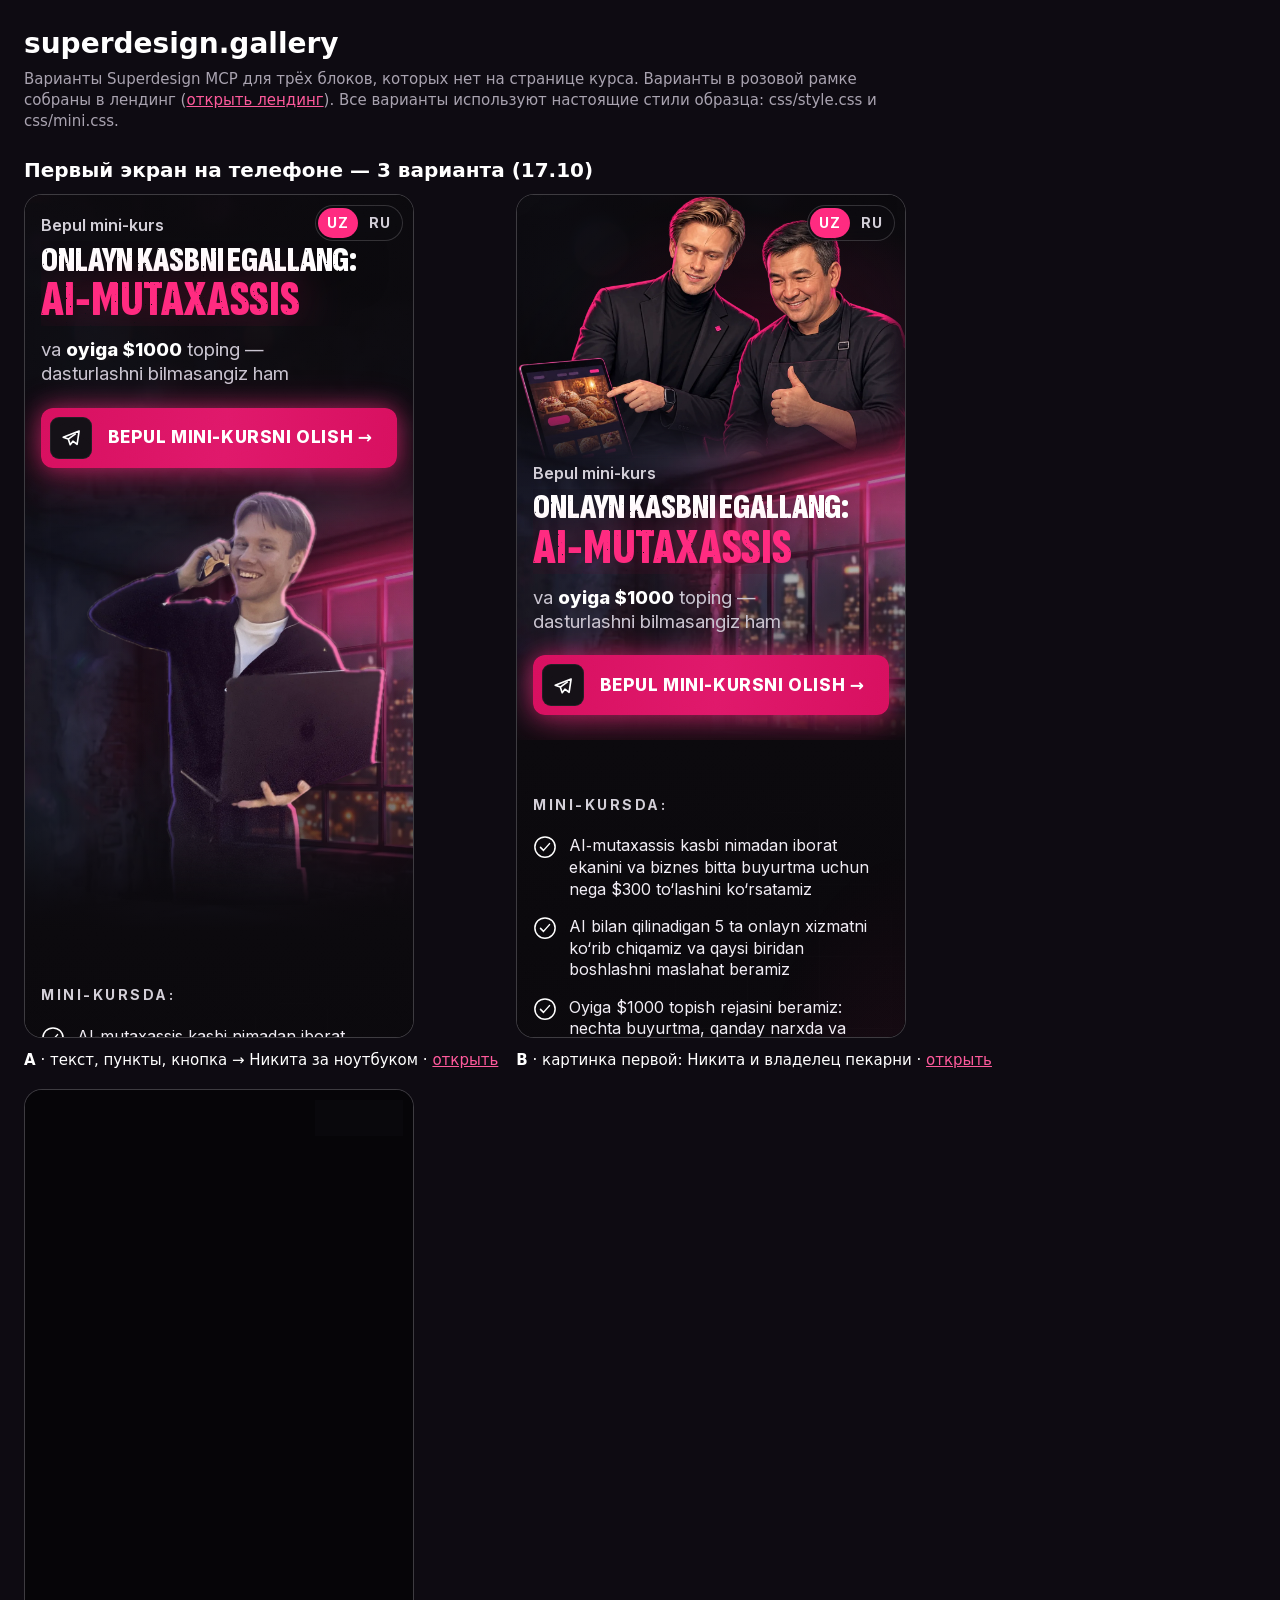
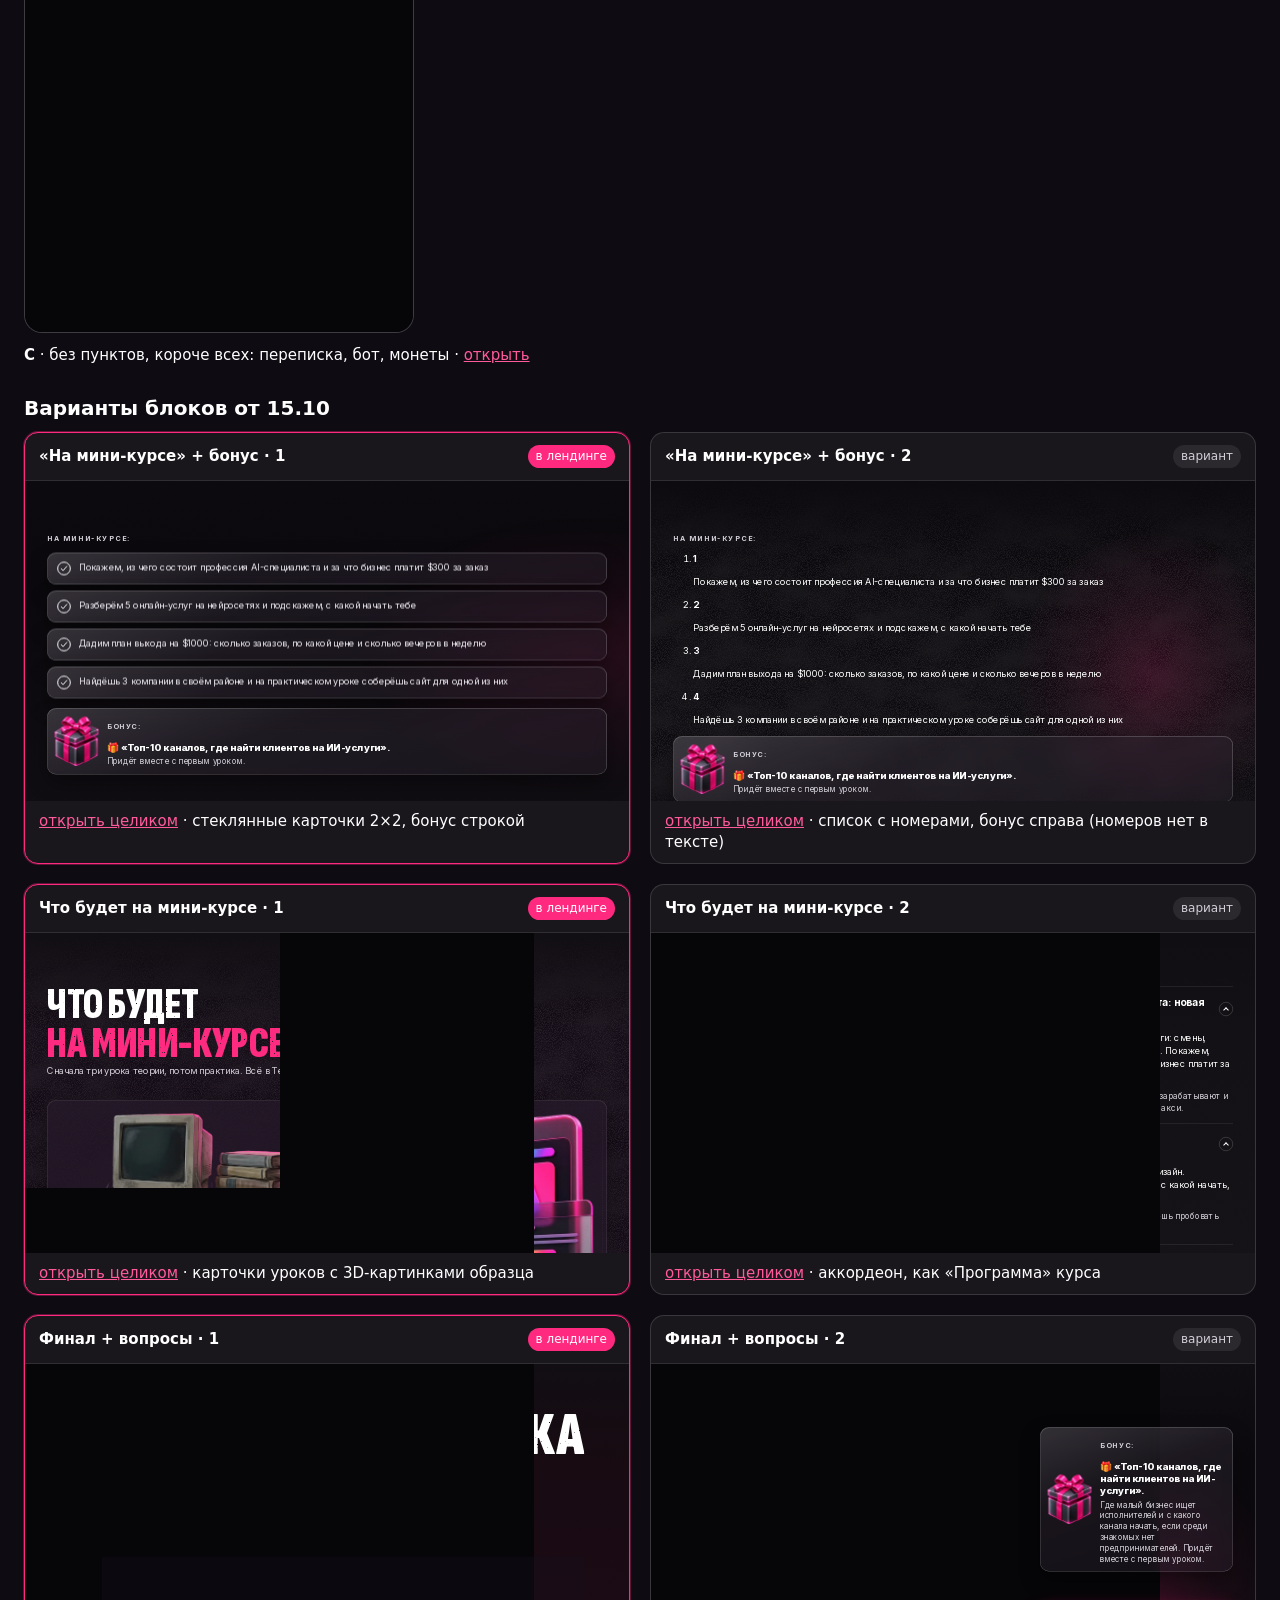
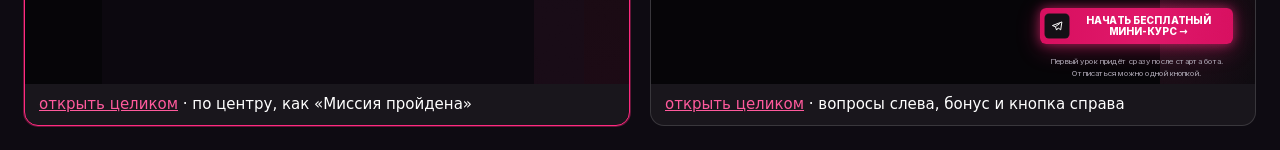
<file: superdesign/gallery.html>
<!DOCTYPE html>
<html lang="ru">
<head>
<meta charset="UTF-8">
<meta name="viewport" content="width=device-width, initial-scale=1.0">
<meta name="robots" content="noindex, nofollow">
<title>superdesign.gallery — варианты блоков мини-курса</title>
<style>
  *{box-sizing:border-box;margin:0;padding:0}
  body{background:#0E0B12;color:#fff;font:15px/1.4 system-ui,-apple-system,'Segoe UI',sans-serif;padding:24px}
  h1{font-size:28px;margin-bottom:6px}
  p.sub{color:#A9A3B0;margin-bottom:24px;max-width:860px}
  .grid{display:grid;grid-template-columns:repeat(auto-fill,minmax(420px,1fr));gap:20px;max-width:1400px}
  .card{background:#19161C;border:1px solid rgba(255,255,255,.14);border-radius:14px;overflow:hidden}
  .card.on{border-color:#FF2A7F;box-shadow:0 0 0 1px rgba(255,42,127,.35)}
  .head{display:flex;justify-content:space-between;align-items:center;gap:12px;padding:12px 14px;border-bottom:1px solid rgba(255,255,255,.1)}
  .head b{font-size:15px}
  .tag{font-size:12px;padding:3px 8px;border-radius:999px;background:rgba(255,255,255,.08);color:#D3CFD8;white-space:nowrap}
  .on .tag{background:#FF2A7F;color:#fff}
  .prev{height:320px;overflow:hidden;position:relative}
  .prev iframe{width:200%;height:200%;border:0;transform:scale(.5);transform-origin:0 0}
  .foot{padding:10px 14px}
  .foot a{color:#FF5A9C}
</style>
</head>
<body>
  <h1>superdesign.gallery</h1>
  <p class="sub">Варианты Superdesign MCP для трёх блоков, которых нет на странице курса. Варианты в розовой рамке собраны в лендинг (<a href="../" style="color:#FF5A9C">открыть лендинг</a>). Все варианты используют настоящие стили образца: css/style.css и css/mini.css.</p>
  <h2 style="font-size:20px;margin:0 0 10px">Первый экран на телефоне — 3 варианта (17.10)</h2>
  <div class="phones" style="display:flex;gap:18px;flex-wrap:wrap;margin-bottom:28px">
    <figure style="margin:0"><iframe src="../" title="Вариант A" style="width:390px;height:844px;border:1px solid rgba(255,255,255,.2);border-radius:18px;background:#0E0B12" loading="lazy"></iframe><figcaption style="margin-top:6px"><b>A</b> · текст, пункты, кнопка → Никита за ноутбуком · <a href="../" style="color:#FF5A9C">открыть</a></figcaption></figure>
    <figure style="margin:0"><iframe src="../?hero=b" title="Вариант B" style="width:390px;height:844px;border:1px solid rgba(255,255,255,.2);border-radius:18px;background:#0E0B12" loading="lazy"></iframe><figcaption style="margin-top:6px"><b>B</b> · картинка первой: Никита и владелец пекарни · <a href="../?hero=b" style="color:#FF5A9C">открыть</a></figcaption></figure>
    <figure style="margin:0"><iframe src="../?hero=c" title="Вариант C" style="width:390px;height:844px;border:1px solid rgba(255,255,255,.2);border-radius:18px;background:#0E0B12" loading="lazy"></iframe><figcaption style="margin-top:6px"><b>C</b> · без пунктов, короче всех: переписка, бот, монеты · <a href="../?hero=c" style="color:#FF5A9C">открыть</a></figcaption></figure>
  </div>
  <h2 style="font-size:20px;margin:0 0 10px">Варианты блоков от 15.10</h2>
  <div class="grid">
    <div class="card on"><div class="head"><b>«На мини-курсе» + бонус · 1</b><span class="tag">в лендинге</span></div><div class="prev"><iframe src="design_iterations/band_after_hero_1.html" loading="lazy" title="band_after_hero_1"></iframe></div><div class="foot"><a href="design_iterations/band_after_hero_1.html">открыть целиком</a> · стеклянные карточки 2×2, бонус строкой</div></div>
    <div class="card"><div class="head"><b>«На мини-курсе» + бонус · 2</b><span class="tag">вариант</span></div><div class="prev"><iframe src="design_iterations/band_after_hero_2.html" loading="lazy" title="band_after_hero_2"></iframe></div><div class="foot"><a href="design_iterations/band_after_hero_2.html">открыть целиком</a> · список с номерами, бонус справа (номеров нет в тексте)</div></div>
    <div class="card on"><div class="head"><b>Что будет на мини-курсе · 1</b><span class="tag">в лендинге</span></div><div class="prev"><iframe src="design_iterations/lessons_1.html" loading="lazy" title="lessons_1"></iframe></div><div class="foot"><a href="design_iterations/lessons_1.html">открыть целиком</a> · карточки уроков с 3D-картинками образца</div></div>
    <div class="card"><div class="head"><b>Что будет на мини-курсе · 2</b><span class="tag">вариант</span></div><div class="prev"><iframe src="design_iterations/lessons_2.html" loading="lazy" title="lessons_2"></iframe></div><div class="foot"><a href="design_iterations/lessons_2.html">открыть целиком</a> · аккордеон, как «Программа» курса</div></div>
    <div class="card on"><div class="head"><b>Финал + вопросы · 1</b><span class="tag">в лендинге</span></div><div class="prev"><iframe src="design_iterations/final_faq_1.html" loading="lazy" title="final_faq_1"></iframe></div><div class="foot"><a href="design_iterations/final_faq_1.html">открыть целиком</a> · по центру, как «Миссия пройдена»</div></div>
    <div class="card"><div class="head"><b>Финал + вопросы · 2</b><span class="tag">вариант</span></div><div class="prev"><iframe src="design_iterations/final_faq_2.html" loading="lazy" title="final_faq_2"></iframe></div><div class="foot"><a href="design_iterations/final_faq_2.html">открыть целиком</a> · вопросы слева, бонус и кнопка справа</div></div>
  </div>
</body>
</html>
</file>
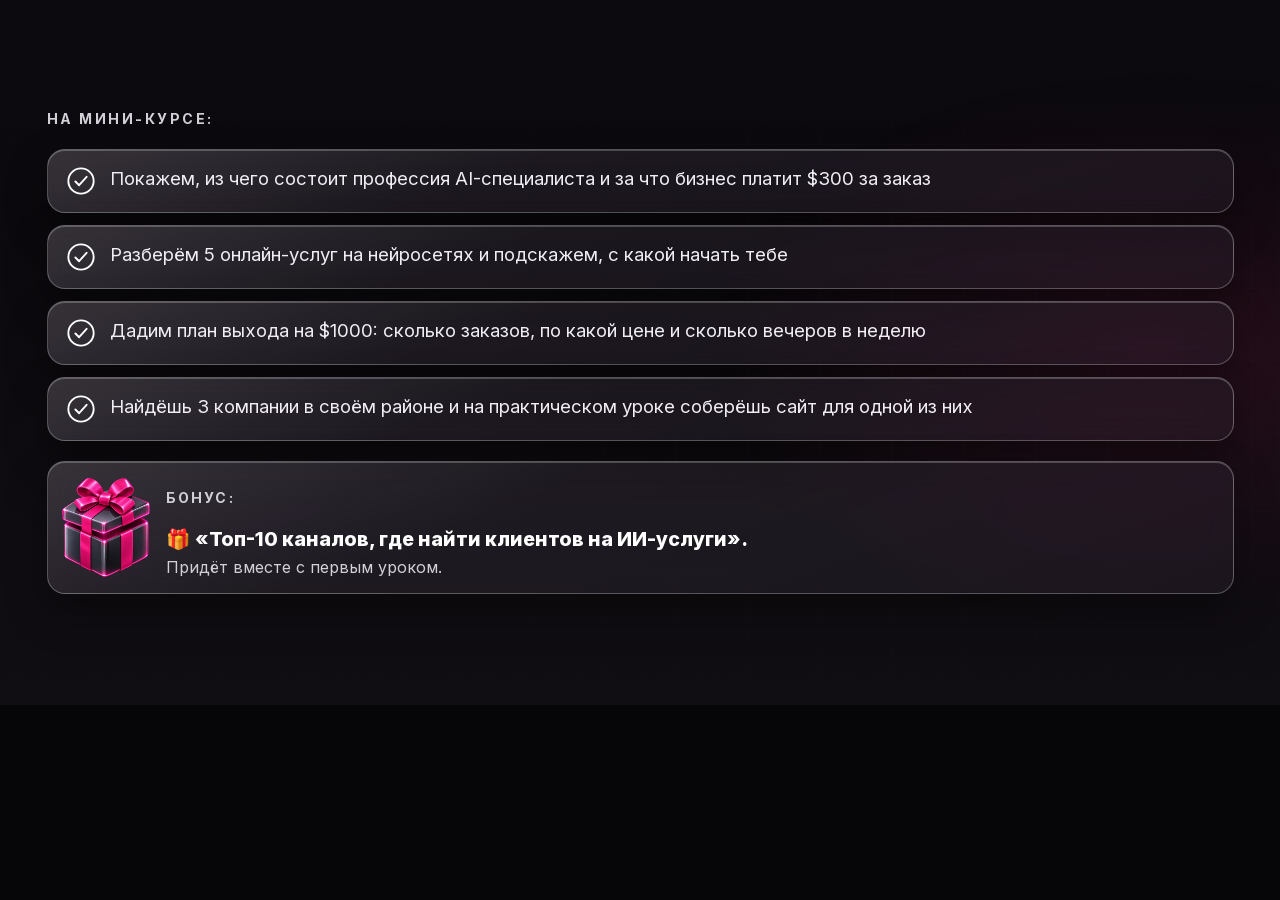
<file: superdesign/design_iterations/band_after_hero_1.html>
<!DOCTYPE html>
<html lang="ru" class="anim">
<head>
<meta charset="UTF-8"><meta name="viewport" content="width=device-width, initial-scale=1.0">
<title>Superdesign · «На мини-курсе» + бонус · вариант 1 (карточки 2×2)</title>
<link rel="stylesheet" href="../../css/fonts.css"><link rel="stylesheet" href="../../css/style.css"><link rel="stylesheet" href="../../css/mini.css">
</head>
<body><div class="page">
<section class="sec s-black" style="--pc:#0B090D">
  <div class="surf tex-grid" aria-hidden="true"><div class="glows"><div class="glow" style="left:55%;top:10%;width:min(900px,90vw);height:80%;--a:.12"></div></div></div>
  <div class="wrap">
    <p class="mission-kick">На мини-курсе:</p>
    <ul class="learn-grid" role="list">
      <li class="learn gl"><svg viewBox="0 0 32 32" fill="none" stroke="#fff" stroke-width="2" aria-hidden="true"><circle cx="16" cy="16" r="13.5"/><path d="M10 16.5l4 4 8-9" stroke-linecap="round" stroke-linejoin="round"/></svg><p>Покажем, из чего состоит профессия AI-специалиста и за что бизнес платит $300 за заказ</p></li>
      <li class="learn gl"><svg viewBox="0 0 32 32" fill="none" stroke="#fff" stroke-width="2" aria-hidden="true"><circle cx="16" cy="16" r="13.5"/><path d="M10 16.5l4 4 8-9" stroke-linecap="round" stroke-linejoin="round"/></svg><p>Разберём 5 онлайн-услуг на нейросетях и подскажем, с какой начать тебе</p></li>
      <li class="learn gl"><svg viewBox="0 0 32 32" fill="none" stroke="#fff" stroke-width="2" aria-hidden="true"><circle cx="16" cy="16" r="13.5"/><path d="M10 16.5l4 4 8-9" stroke-linecap="round" stroke-linejoin="round"/></svg><p>Дадим план выхода на $1000: сколько заказов, по какой цене и сколько вечеров в неделю</p></li>
      <li class="learn gl"><svg viewBox="0 0 32 32" fill="none" stroke="#fff" stroke-width="2" aria-hidden="true"><circle cx="16" cy="16" r="13.5"/><path d="M10 16.5l4 4 8-9" stroke-linecap="round" stroke-linejoin="round"/></svg><p>Найдёшь 3 компании в своём районе и на практическом уроке соберёшь сайт для одной из них</p></li>
    </ul>
    <div class="bonus gl">
      <img src="../../assets/img/gift.webp" alt="" width="700" height="785">
      <div class="bonus-in">
        <p class="mn-k">Бонус:</p>
        <p class="md-h">🎁 «Топ-10 каналов, где найти клиентов на ИИ-услуги».</p>
        <p class="bonus-d">Придёт вместе с первым уроком.</p>
      </div>
    </div>
  </div>
</section>
<div class="grain" aria-hidden="true"></div>
</div></body>
</html>
</file>
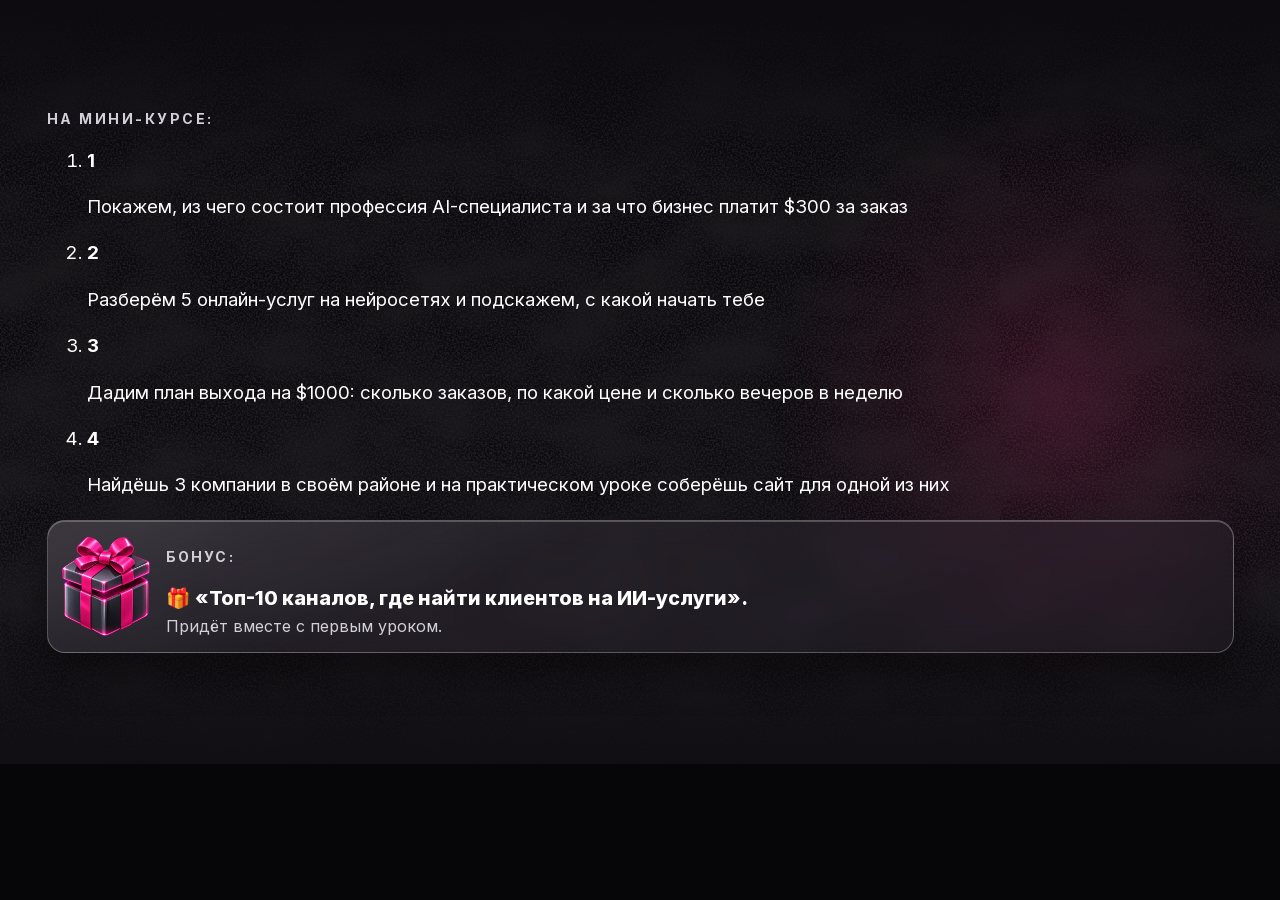
<file: superdesign/design_iterations/band_after_hero_2.html>
<!DOCTYPE html>
<html lang="ru" class="anim">
<head>
<meta charset="UTF-8"><meta name="viewport" content="width=device-width, initial-scale=1.0">
<title>Superdesign · «На мини-курсе» + бонус · вариант 2 (список + бонус справа)</title>
<link rel="stylesheet" href="../../css/fonts.css"><link rel="stylesheet" href="../../css/style.css"><link rel="stylesheet" href="../../css/mini.css">
</head>
<body><div class="page">
<section class="sec s-black" style="--pc:#0B090D">
  <div class="surf tex-concrete" aria-hidden="true"><div class="glows"><div class="glow" style="right:-6%;top:12%;width:46%;height:80%;--a:.16"></div></div></div>
  <div class="wrap learn-split">
    <div>
      <p class="mission-kick">На мини-курсе:</p>
      <ol class="learn-list" role="list">
        <li><b>1</b><p>Покажем, из чего состоит профессия AI-специалиста и за что бизнес платит $300 за заказ</p></li>
        <li><b>2</b><p>Разберём 5 онлайн-услуг на нейросетях и подскажем, с какой начать тебе</p></li>
        <li><b>3</b><p>Дадим план выхода на $1000: сколько заказов, по какой цене и сколько вечеров в неделю</p></li>
        <li><b>4</b><p>Найдёшь 3 компании в своём районе и на практическом уроке соберёшь сайт для одной из них</p></li>
      </ol>
    </div>
    <div class="bonus bonus--tall gl">
      <img src="../../assets/img/gift.webp" alt="" width="700" height="785">
      <div class="bonus-in">
        <p class="mn-k">Бонус:</p>
        <p class="md-h">🎁 «Топ-10 каналов, где найти клиентов на ИИ-услуги».</p>
        <p class="bonus-d">Придёт вместе с первым уроком.</p>
      </div>
    </div>
  </div>
</section>
<div class="grain" aria-hidden="true"></div>
</div></body>
</html>
</file>
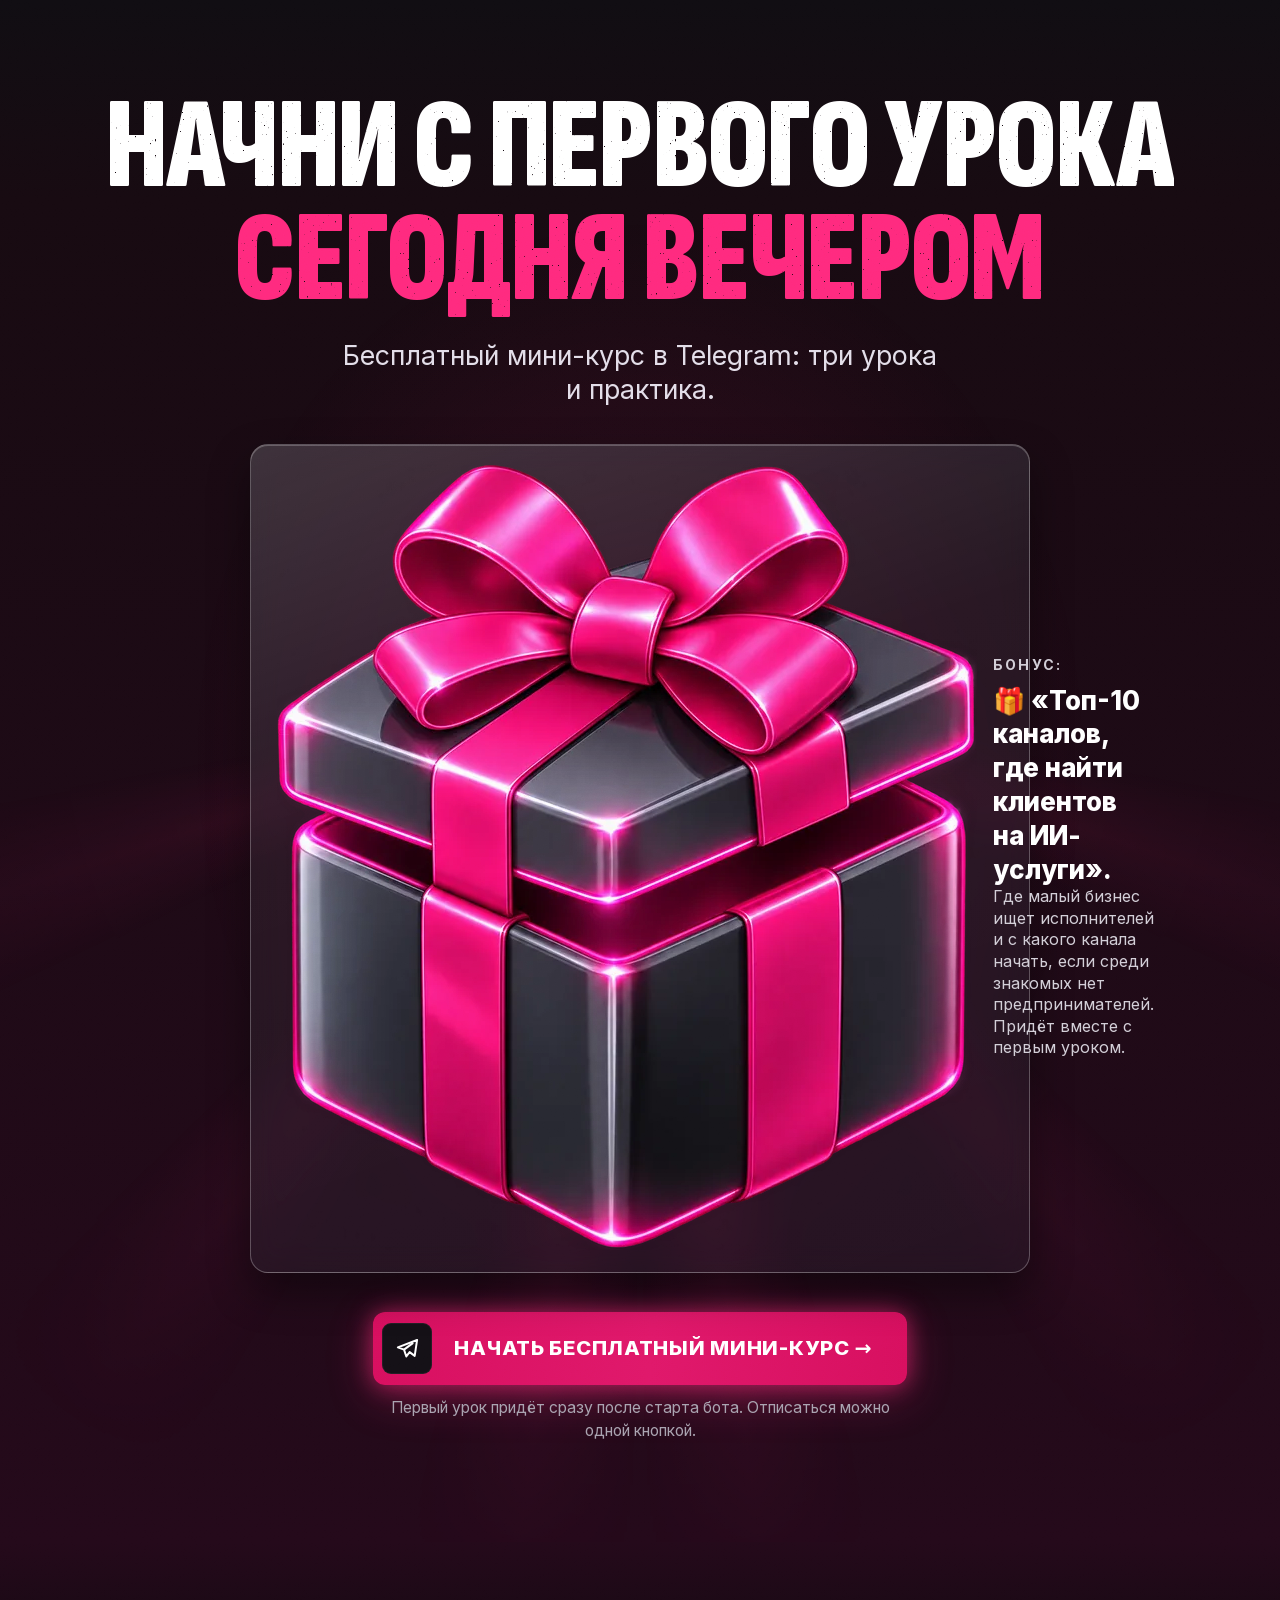
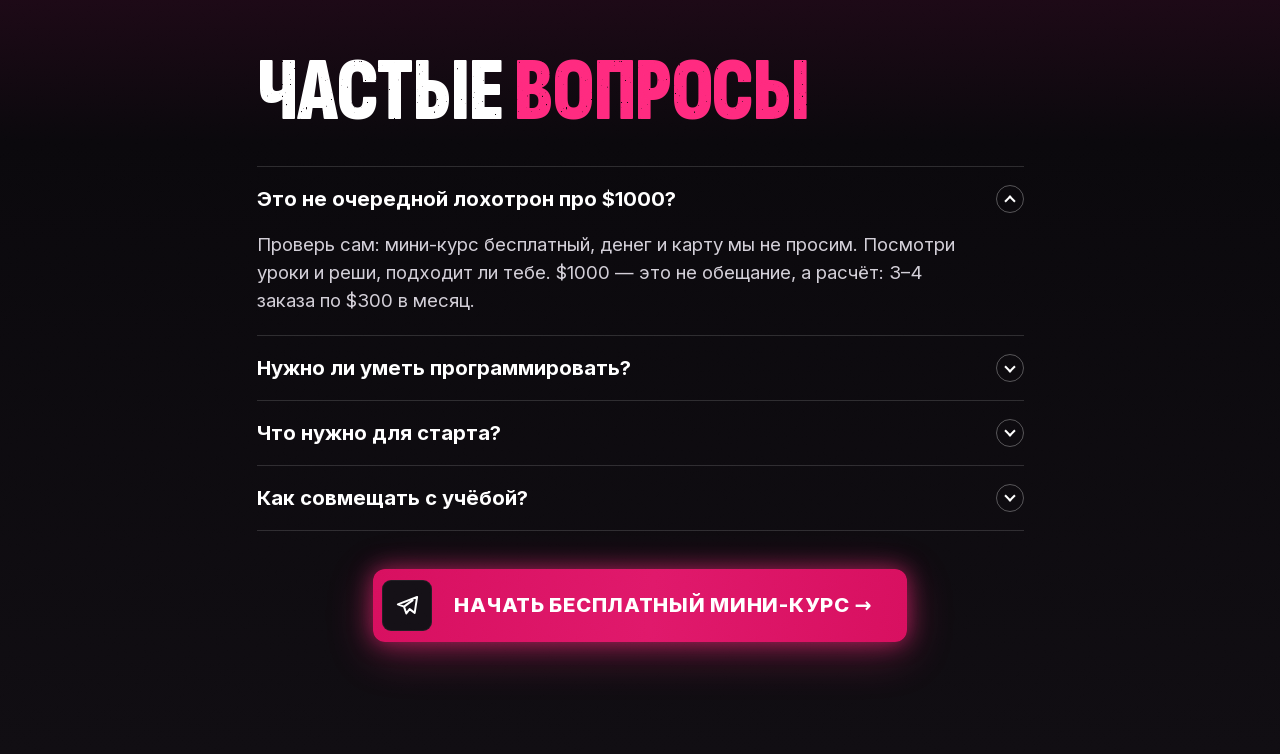
<file: superdesign/design_iterations/final_faq_1.html>
<!DOCTYPE html>
<html lang="ru" class="anim">
<head>
<meta charset="UTF-8"><meta name="viewport" content="width=device-width, initial-scale=1.0">
<title>Superdesign · финал + вопросы · вариант 1 (по центру, как «Миссия»)</title>
<link rel="stylesheet" href="../../css/fonts.css"><link rel="stylesheet" href="../../css/style.css"><link rel="stylesheet" href="../../css/mini.css">
</head>
<body><div class="page">
<section class="sec s-wine mission final-mini" style="--pc:#100D12">
  <div class="surf" aria-hidden="true"><div class="t-rays"></div><div class="glows"><div class="glow" style="left:50%;top:14%;width:min(900px,100vw);height:70%;transform:translateX(-50%);--a:.14"></div></div></div>
  <div class="wrap mission-in">
    <h2 class="h2 h2--xl worn mission-h"><span class="line">Начни с первого урока</span><span class="line pink">сегодня вечером</span></h2>
    <p class="lead mission-lead">Бесплатный мини-курс в Telegram: три урока и практика.</p>
    <div class="mission-next gl">
      <img src="../../assets/img/gift.webp" alt="" width="700" height="785" loading="lazy">
      <div><span class="mn-k">Бонус:</span><p class="mn-t">🎁 «Топ-10 каналов, где найти клиентов на ИИ-услуги».</p><p class="bonus-d">Где малый бизнес ищет исполнителей и с какого канала начать, если среди знакомых нет предпринимателей. Придёт вместе с первым уроком.</p></div>
    </div>
    <a class="btn" href="https://t.me/"><span class="btn-ico" aria-hidden="true"><svg viewBox="0 0 24 24" fill="none" stroke="#fff" stroke-width="1.8" stroke-linejoin="round"><path d="M21 4.5L3.5 11.2l5.6 2.1 2.1 6.2 3-3.9 4.6 3.4z"/><path d="M9.1 13.3l8.3-6.1"/></svg></span><span class="btn-label">Начать бесплатный мини-курс →</span></a>
    <p class="note">Первый урок придёт сразу после старта бота. Отписаться можно одной кнопкой.</p>
  </div>
</section>
<section class="sec s-black faq" style="--pc:#24091A">
  <div class="surf" aria-hidden="true"></div>
  <div class="wrap faq-c">
    <h2 class="h2 worn"><span>Частые</span> <span class="pink">вопросы</span></h2>
    <div class="qas" data-acc>
      <details class="qa" open><summary><span class="qa-q">Это не очередной лохотрон про $1000?</span><span class="lv-chev" aria-hidden="true"></span></summary><p class="qa-a">Проверь сам: мини-курс бесплатный, денег и карту мы не просим. Посмотри уроки и реши, подходит ли тебе. $1000 — это не обещание, а расчёт: 3–4 заказа по $300 в месяц.</p></details>
      <details class="qa"><summary><span class="qa-q">Нужно ли уметь программировать?</span><span class="lv-chev" aria-hidden="true"></span></summary><p class="qa-a">Нет. Код пишет нейросеть, а ты отвечаешь за задачу, вкус и клиента. Каждый шаг показываем на экране.</p></details>
      <details class="qa"><summary><span class="qa-q">Что нужно для старта?</span><span class="lv-chev" aria-hidden="true"></span></summary><p class="qa-a">Ноутбук, интернет и бесплатные нейросети. Какие именно — покажем на уроках. Сами уроки можно смотреть с телефона.</p></details>
      <details class="qa"><summary><span class="qa-q">Как совмещать с учёбой?</span><span class="lv-chev" aria-hidden="true"></span></summary><p class="qa-a">Уроки 1–3 смотришь, когда удобно. Время практического урока выберешь в боте. Заказы делаются по вечерам: 2–3 вечера в неделю, пары пропускать не придётся.</p></details>
    </div>
    <div class="faq-cta">
      <a class="btn" href="https://t.me/"><span class="btn-ico" aria-hidden="true"><svg viewBox="0 0 24 24" fill="none" stroke="#fff" stroke-width="1.8" stroke-linejoin="round"><path d="M21 4.5L3.5 11.2l5.6 2.1 2.1 6.2 3-3.9 4.6 3.4z"/><path d="M9.1 13.3l8.3-6.1"/></svg></span><span class="btn-label">Начать бесплатный мини-курс →</span></a>
    </div>
  </div>
</section>
<div class="grain" aria-hidden="true"></div>
</div></body>
</html>
</file>
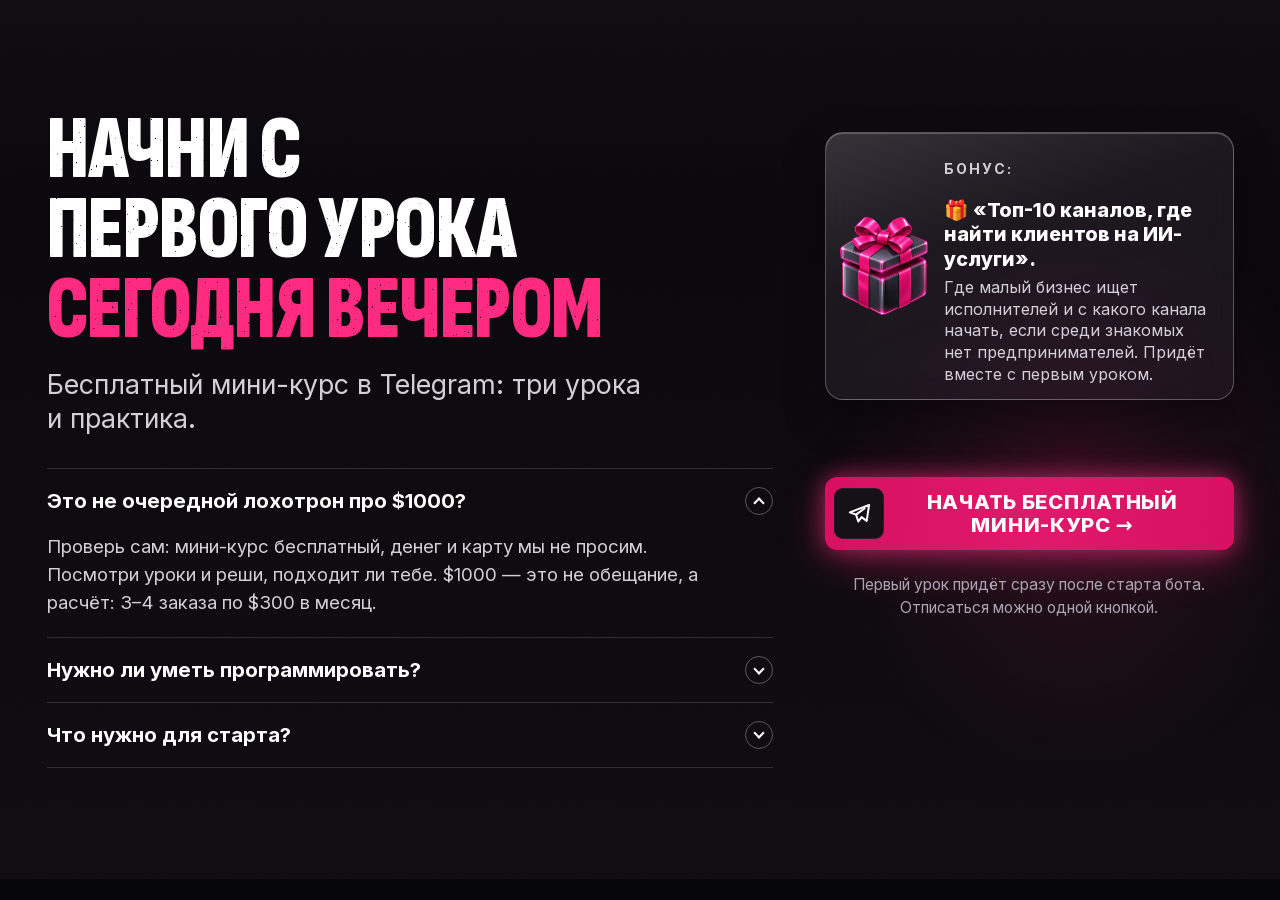
<file: superdesign/design_iterations/final_faq_2.html>
<!DOCTYPE html>
<html lang="ru" class="anim">
<head>
<meta charset="UTF-8"><meta name="viewport" content="width=device-width, initial-scale=1.0">
<title>Superdesign · финал + вопросы · вариант 2 (вопросы слева, бонус и кнопка справа)</title>
<link rel="stylesheet" href="../../css/fonts.css"><link rel="stylesheet" href="../../css/style.css"><link rel="stylesheet" href="../../css/mini.css">
</head>
<body><div class="page">
<section class="sec s-black faq final-mini" style="--pc:#100D12">
  <div class="surf" aria-hidden="true"><div class="glows"><div class="glow" style="right:-4%;top:20%;width:40%;height:70%;--a:.14"></div></div></div>
  <div class="wrap faq-grid">
    <div class="faq-l">
      <h2 class="h2 worn"><span class="line">Начни с первого урока</span><span class="line pink">сегодня вечером</span></h2>
      <p class="lead" style="margin-top:16px">Бесплатный мини-курс в Telegram: три урока и практика.</p>
      <div class="qas" data-acc>
        <details class="qa" open><summary><span class="qa-q">Это не очередной лохотрон про $1000?</span><span class="lv-chev" aria-hidden="true"></span></summary><p class="qa-a">Проверь сам: мини-курс бесплатный, денег и карту мы не просим. Посмотри уроки и реши, подходит ли тебе. $1000 — это не обещание, а расчёт: 3–4 заказа по $300 в месяц.</p></details>
        <details class="qa"><summary><span class="qa-q">Нужно ли уметь программировать?</span><span class="lv-chev" aria-hidden="true"></span></summary><p class="qa-a">Нет. Код пишет нейросеть, а ты отвечаешь за задачу, вкус и клиента. Каждый шаг показываем на экране.</p></details>
        <details class="qa"><summary><span class="qa-q">Что нужно для старта?</span><span class="lv-chev" aria-hidden="true"></span></summary><p class="qa-a">Ноутбук, интернет и бесплатные нейросети. Какие именно — покажем на уроках. Сами уроки можно смотреть с телефона.</p></details>
      </div>
    </div>
    <div class="faq-r">
      <div class="bonus bonus--tall gl">
        <img src="../../assets/img/gift.webp" alt="" width="700" height="785" loading="lazy">
        <div class="bonus-in"><p class="mn-k">Бонус:</p><p class="md-h">🎁 «Топ-10 каналов, где найти клиентов на ИИ-услуги».</p><p class="bonus-d">Где малый бизнес ищет исполнителей и с какого канала начать, если среди знакомых нет предпринимателей. Придёт вместе с первым уроком.</p></div>
      </div>
      <div class="faq-cta">
        <a class="btn btn--block" href="https://t.me/"><span class="btn-ico" aria-hidden="true"><svg viewBox="0 0 24 24" fill="none" stroke="#fff" stroke-width="1.8" stroke-linejoin="round"><path d="M21 4.5L3.5 11.2l5.6 2.1 2.1 6.2 3-3.9 4.6 3.4z"/><path d="M9.1 13.3l8.3-6.1"/></svg></span><span class="btn-label">Начать бесплатный мини-курс →</span></a>
        <p class="note">Первый урок придёт сразу после старта бота. Отписаться можно одной кнопкой.</p>
      </div>
    </div>
  </div>
</section>
<div class="grain" aria-hidden="true"></div>
</div></body>
</html>
</file>
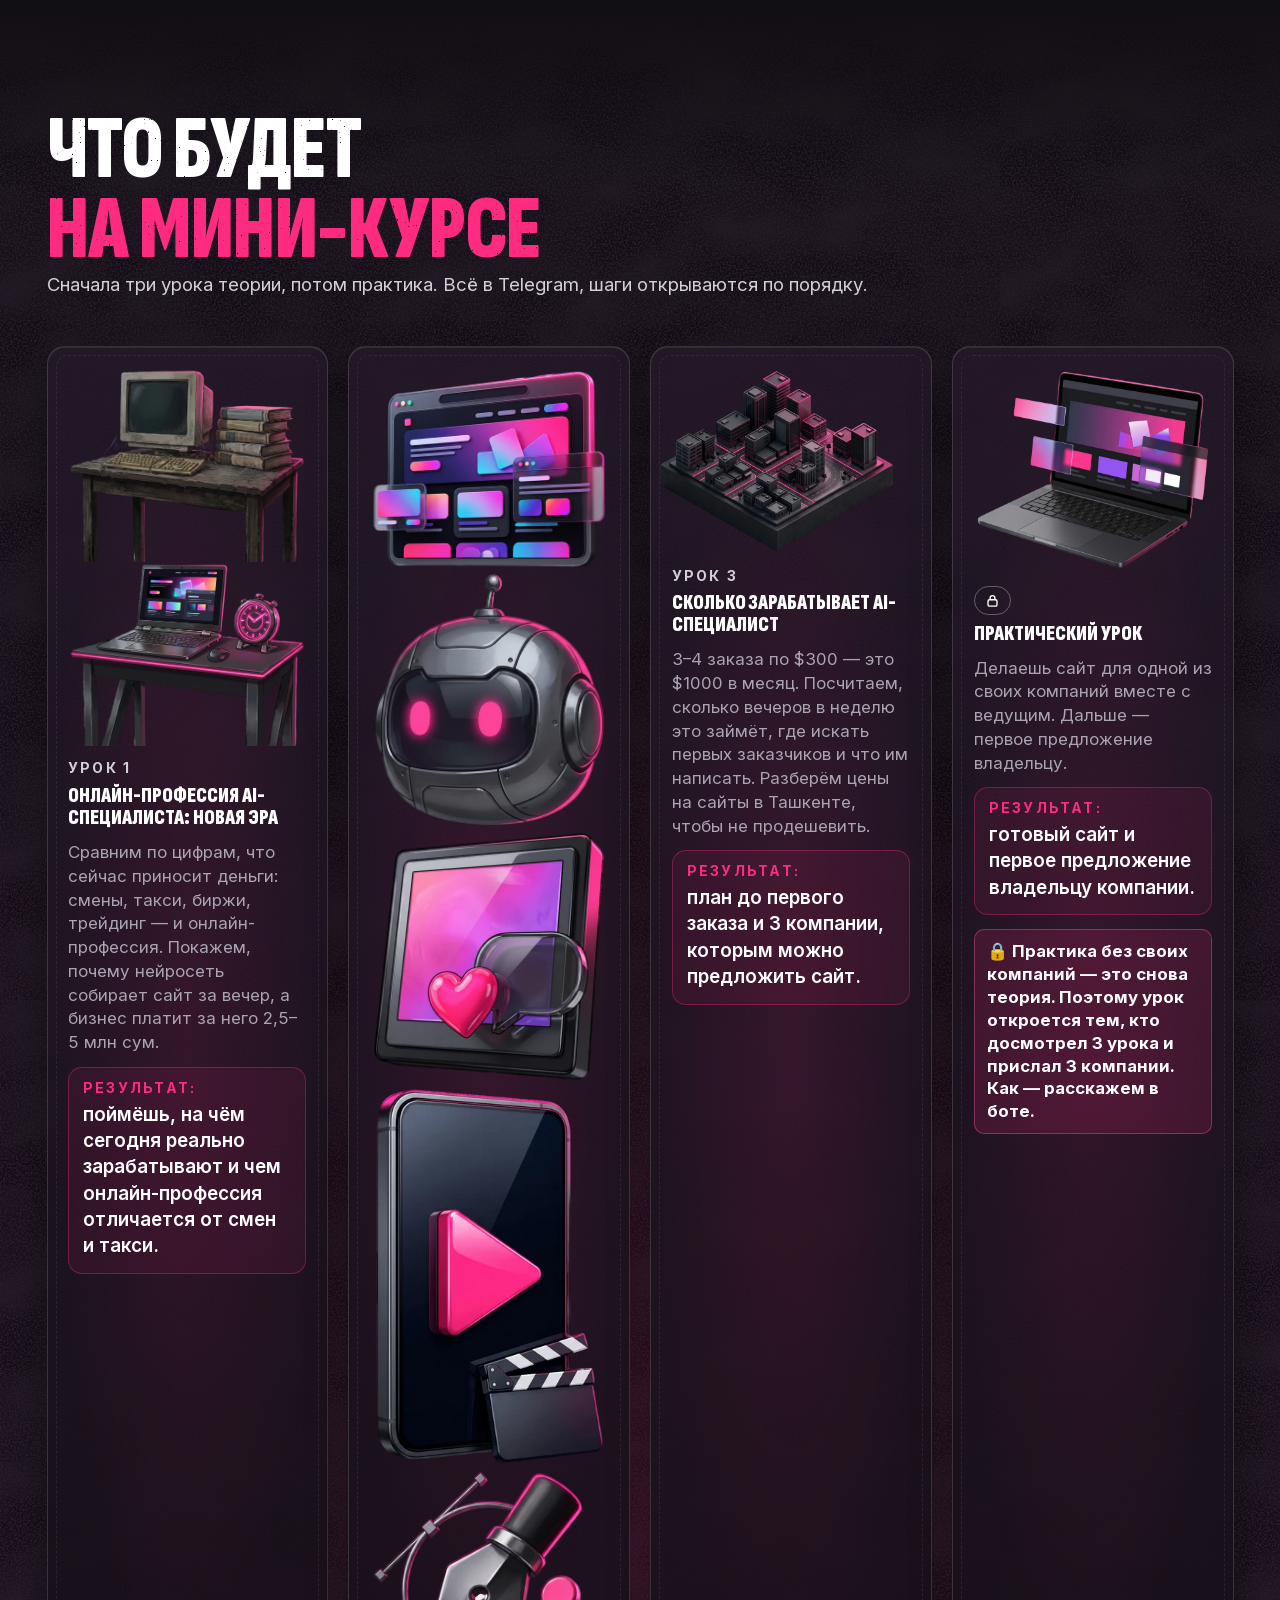
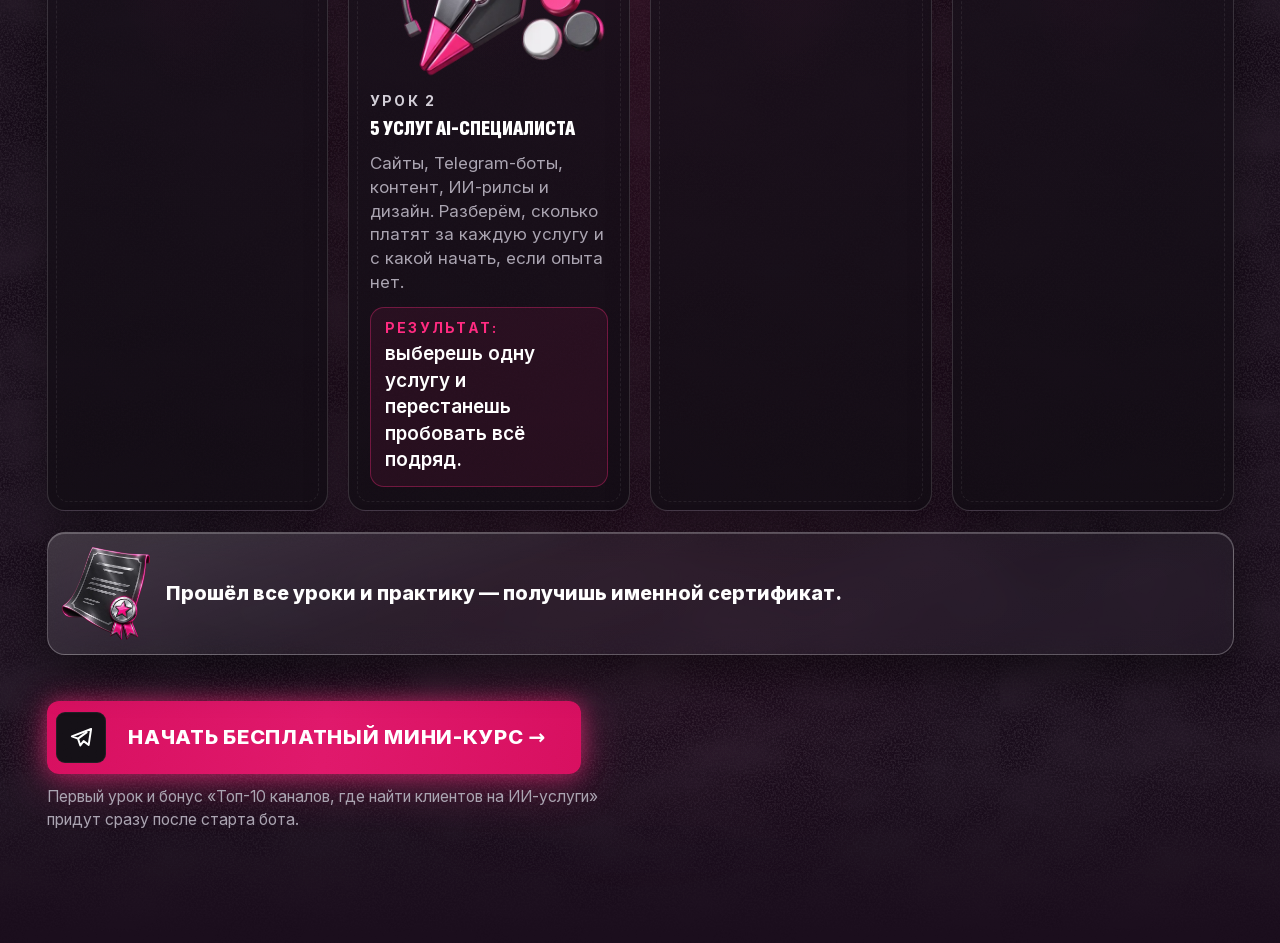
<file: superdesign/design_iterations/lessons_1.html>
<!DOCTYPE html>
<html lang="ru" class="anim">
<head>
<meta charset="UTF-8"><meta name="viewport" content="width=device-width, initial-scale=1.0">
<title>Superdesign · «Что будет на мини-курсе» · вариант 1 (слоты с 3D)</title>
<link rel="stylesheet" href="../../css/fonts.css"><link rel="stylesheet" href="../../css/style.css"><link rel="stylesheet" href="../../css/mini.css">
</head>
<body><div class="page">
<section class="sec s-aub kit" style="--pc:#100D12">
  <div class="surf tex-concrete" aria-hidden="true"><div class="glows"><div class="glow" style="left:50%;top:20%;width:min(1100px,110vw);height:80%;transform:translateX(-50%);--a:.13"></div></div></div>
  <div class="wrap">
    <div class="les-head">
      <h2 class="h2 worn"><span class="line">Что будет</span><span class="line pink">на мини-курсе</span></h2>
      <p class="body les-sub">Сначала три урока теории, потом практика. Всё в Telegram, шаги открываются по порядку.</p>
    </div>
    <div class="hs-wrap" style="--fade:#190C1B">
    <ul class="les-grid hscroll" role="list">
      <li class="slot les">
        <div class="les-art"><img class="old" src="../../assets/img/old_desk.webp" alt="" loading="lazy"><img class="new" src="../../assets/img/neon_laptop.webp" alt="" loading="lazy"></div>
        <span class="mn-k">Урок 1</span>
        <p class="slot-t">Онлайн-профессия AI-специалиста: новая эра</p>
        <p class="slot-d">Сравним по цифрам, что сейчас приносит деньги: смены, такси, биржи, трейдинг — и онлайн-профессия. Покажем, почему нейросеть собирает сайт за вечер, а бизнес платит за него 2,5–5 млн сум.</p>
        <p class="lv-res"><b>Результат:</b> поймёшь, на чём сегодня реально зарабатывают и чем онлайн-профессия отличается от смен и такси.</p>
      </li>
      <li class="slot les">
        <div class="les-art"><img class="ic" src="../../assets/img/ic_site.webp" alt="" loading="lazy"><img class="ic" src="../../assets/img/ic_bot.webp" alt="" loading="lazy"><img class="ic" src="../../assets/img/ic_content.webp" alt="" loading="lazy"><img class="ic" src="../../assets/img/ic_reels.webp" alt="" loading="lazy"><img class="ic" src="../../assets/img/ic_design.webp" alt="" loading="lazy"></div>
        <span class="mn-k">Урок 2</span>
        <p class="slot-t">5 услуг AI-специалиста</p>
        <p class="slot-d">Сайты, Telegram-боты, контент, ИИ-рилсы и дизайн. Разберём, сколько платят за каждую услугу и с какой начать, если опыта нет.</p>
        <p class="lv-res"><b>Результат:</b> выберешь одну услугу и перестанешь пробовать всё подряд.</p>
      </li>
      <li class="slot les">
        <div class="les-art"><img class="map" src="../../assets/img/map_iso.webp" alt="" loading="lazy"></div>
        <span class="mn-k">Урок 3</span>
        <p class="slot-t">Сколько зарабатывает AI-специалист</p>
        <p class="slot-d">3–4 заказа по $300 — это $1000 в месяц. Посчитаем, сколько вечеров в неделю это займёт, где искать первых заказчиков и что им написать. Разберём цены на сайты в Ташкенте, чтобы не продешевить.</p>
        <p class="lv-res"><b>Результат:</b> план до первого заказа и 3 компании, которым можно предложить сайт.</p>
      </li>
      <li class="slot les">
        <div class="les-art"><img src="../../assets/img/laptop_build.webp" alt="" loading="lazy"></div>
        <span class="mn-k"><span class="lv-pro"><svg class="lv-lock" viewBox="0 0 20 20" fill="none" stroke="#fff" stroke-width="1.8" aria-hidden="true"><rect x="4" y="9" width="12" height="8.5" rx="2"/><path d="M6.8 9V6.6a3.2 3.2 0 0 1 6.4 0V9"/></svg></span></span>
        <p class="slot-t">Практический урок</p>
        <p class="slot-d">Делаешь сайт для одной из своих компаний вместе с ведущим. Дальше — первое предложение владельцу.</p>
        <p class="lv-res"><b>Результат:</b> готовый сайт и первое предложение владельцу компании.</p>
        <p class="tc-why">🔒 Практика без своих компаний — это снова теория. Поэтому урок откроется тем, кто досмотрел 3 урока и прислал 3 компании. Как — расскажем в боте.</p>
      </li>
    </ul>
    <button class="hs-next" type="button" aria-label="Дальше"><svg viewBox="0 0 24 24" fill="none" stroke="#fff" stroke-width="2" stroke-linecap="round" stroke-linejoin="round" aria-hidden="true"><path d="M9 5l7 7-7 7"/></svg></button>
    </div>
    <div class="bonus gl cert">
      <img src="../../assets/img/certificate.webp" alt="" width="700" height="741" loading="lazy">
      <div class="bonus-in"><p class="md-h">Прошёл все уроки и практику — получишь именной сертификат.</p></div>
    </div>
    <div class="les-cta">
      <a class="btn" href="https://t.me/"><span class="btn-ico" aria-hidden="true"><svg viewBox="0 0 24 24" fill="none" stroke="#fff" stroke-width="1.8" stroke-linejoin="round"><path d="M21 4.5L3.5 11.2l5.6 2.1 2.1 6.2 3-3.9 4.6 3.4z"/><path d="M9.1 13.3l8.3-6.1"/></svg></span><span class="btn-label">Начать бесплатный мини-курс →</span></a>
      <p class="note">Первый урок и бонус «Топ-10 каналов, где найти клиентов на ИИ-услуги» придут сразу после старта бота.</p>
    </div>
  </div>
</section>
<div class="grain" aria-hidden="true"></div>
</div></body>
</html>
</file>
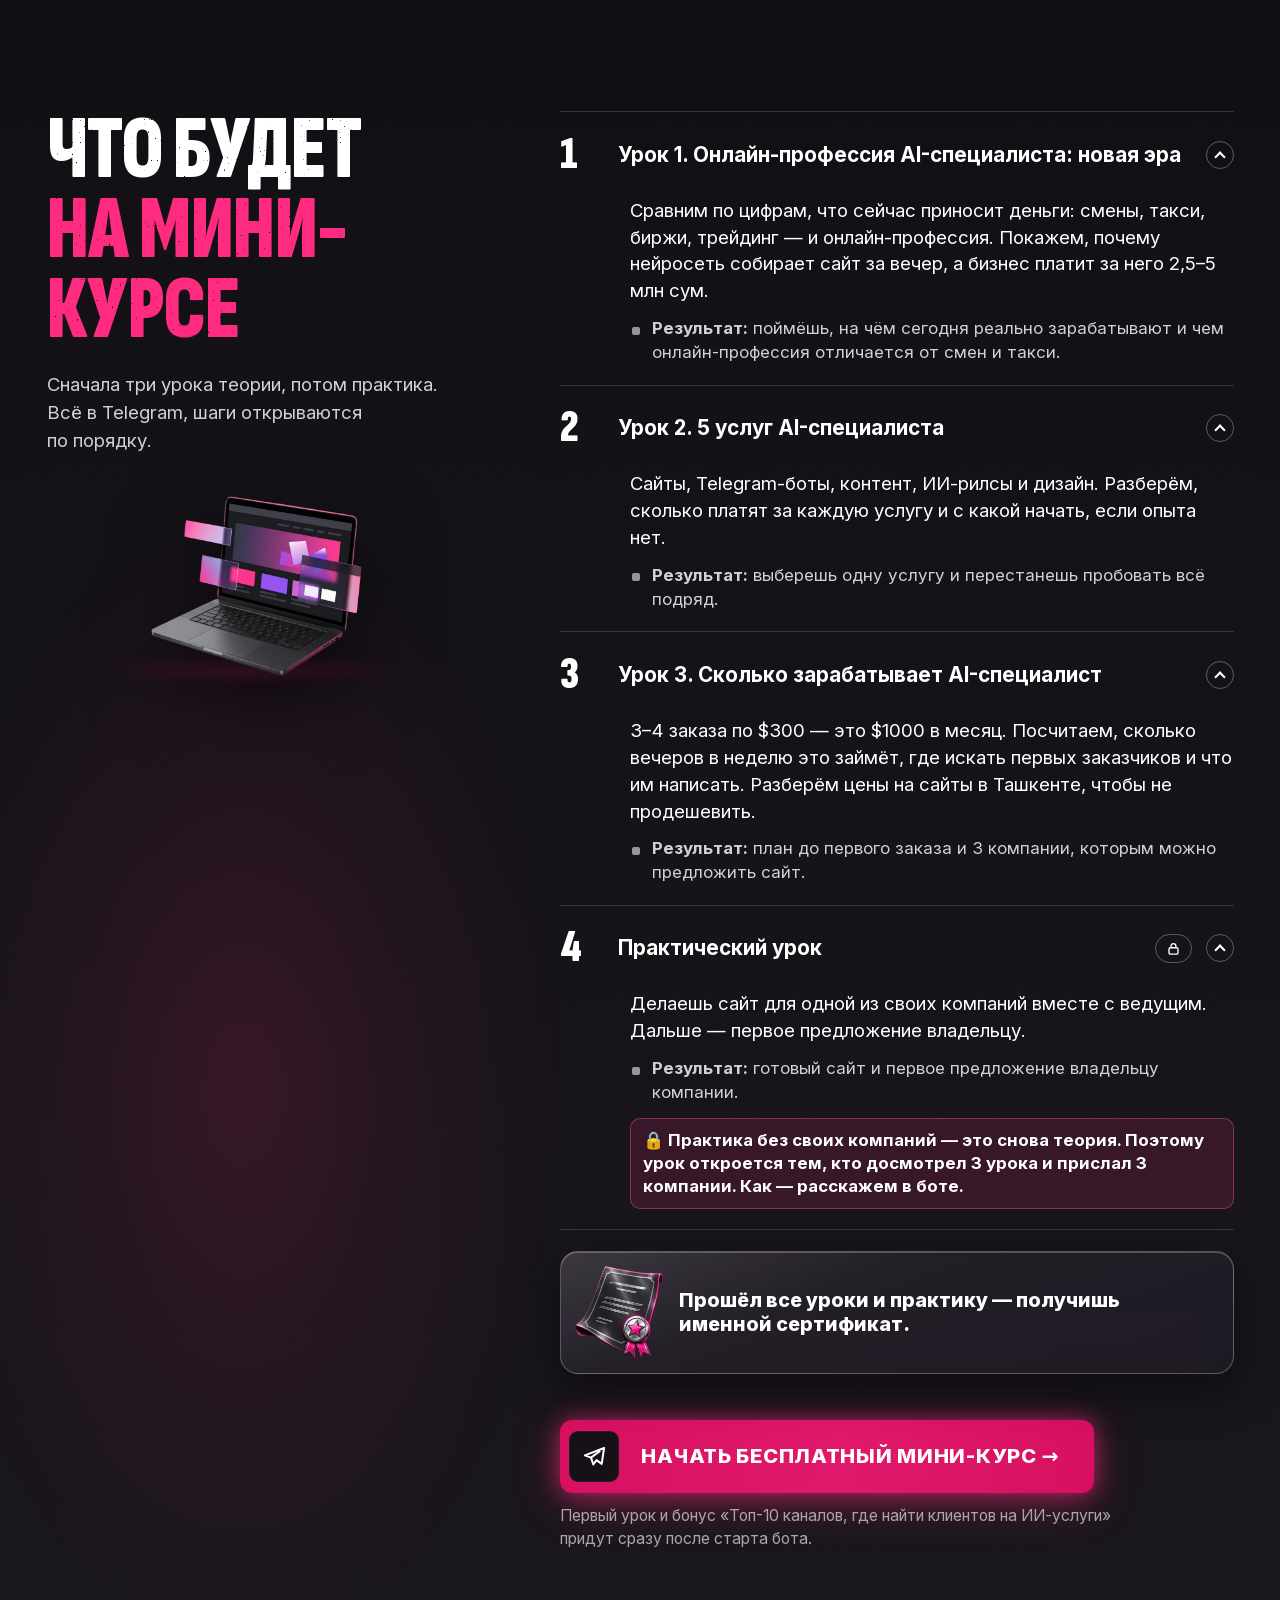
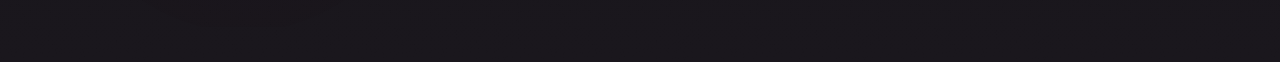
<file: superdesign/design_iterations/lessons_2.html>
<!DOCTYPE html>
<html lang="ru" class="anim">
<head>
<meta charset="UTF-8"><meta name="viewport" content="width=device-width, initial-scale=1.0">
<title>Superdesign · «Что будет на мини-курсе» · вариант 2 (программа-аккордеон)</title>
<link rel="stylesheet" href="../../css/fonts.css"><link rel="stylesheet" href="../../css/style.css"><link rel="stylesheet" href="../../css/mini.css">
</head>
<body><div class="page">
<section class="sec s-graphite pgm-sec" style="--pc:#100D12">
  <div class="surf" aria-hidden="true"><div class="glows"><div class="glow" style="left:-6%;top:30%;width:50%;height:70%;--a:.14"></div></div></div>
  <div class="wrap pgm-grid">
    <div class="pgm-l">
      <h2 class="h2 worn"><span class="line">Что будет</span><span class="line pink">на мини-курсе</span></h2>
      <p class="body pgm-sub">Сначала три урока теории, потом практика. Всё в Telegram, шаги открываются по порядку.</p>
      <div class="pgm-art"><img class="cut" src="../../assets/img/laptop_build.webp" alt="" loading="lazy"><div class="floor" aria-hidden="true"></div></div>
    </div>
    <div class="levels">
      <details class="lv" open><summary><span class="lv-n">1</span><span class="lv-t">Урок 1. Онлайн-профессия AI-специалиста: новая эра</span><span class="lv-chev" aria-hidden="true"></span></summary>
        <div class="lv-body"><p class="lv-res">Сравним по цифрам, что сейчас приносит деньги: смены, такси, биржи, трейдинг — и онлайн-профессия. Покажем, почему нейросеть собирает сайт за вечер, а бизнес платит за него 2,5–5 млн сум.</p><ul><li><b>Результат:</b> поймёшь, на чём сегодня реально зарабатывают и чем онлайн-профессия отличается от смен и такси.</li></ul></div></details>
      <details class="lv" open><summary><span class="lv-n">2</span><span class="lv-t">Урок 2. 5 услуг AI-специалиста</span><span class="lv-chev" aria-hidden="true"></span></summary>
        <div class="lv-body"><p class="lv-res">Сайты, Telegram-боты, контент, ИИ-рилсы и дизайн. Разберём, сколько платят за каждую услугу и с какой начать, если опыта нет.</p><ul><li><b>Результат:</b> выберешь одну услугу и перестанешь пробовать всё подряд.</li></ul></div></details>
      <details class="lv" open><summary><span class="lv-n">3</span><span class="lv-t">Урок 3. Сколько зарабатывает AI-специалист</span><span class="lv-chev" aria-hidden="true"></span></summary>
        <div class="lv-body"><p class="lv-res">3–4 заказа по $300 — это $1000 в месяц. Посчитаем, сколько вечеров в неделю это займёт, где искать первых заказчиков и что им написать. Разберём цены на сайты в Ташкенте, чтобы не продешевить.</p><ul><li><b>Результат:</b> план до первого заказа и 3 компании, которым можно предложить сайт.</li></ul></div></details>
      <details class="lv" open><summary><span class="lv-n">4</span><span class="lv-t">Практический урок</span><span class="lv-pro"><svg class="lv-lock" viewBox="0 0 20 20" fill="none" stroke="#fff" stroke-width="1.8" aria-hidden="true"><rect x="4" y="9" width="12" height="8.5" rx="2"/><path d="M6.8 9V6.6a3.2 3.2 0 0 1 6.4 0V9"/></svg></span><span class="lv-chev" aria-hidden="true"></span></summary>
        <div class="lv-body"><p class="lv-res">Делаешь сайт для одной из своих компаний вместе с ведущим. Дальше — первое предложение владельцу.</p><ul><li><b>Результат:</b> готовый сайт и первое предложение владельцу компании.</li></ul><p class="tc-why">🔒 Практика без своих компаний — это снова теория. Поэтому урок откроется тем, кто досмотрел 3 урока и прислал 3 компании. Как — расскажем в боте.</p></div></details>
      <div class="bonus gl cert">
        <img src="../../assets/img/certificate.webp" alt="" width="700" height="741" loading="lazy">
        <div class="bonus-in"><p class="md-h">Прошёл все уроки и практику — получишь именной сертификат.</p></div>
      </div>
      <div class="les-cta">
        <a class="btn" href="https://t.me/"><span class="btn-ico" aria-hidden="true"><svg viewBox="0 0 24 24" fill="none" stroke="#fff" stroke-width="1.8" stroke-linejoin="round"><path d="M21 4.5L3.5 11.2l5.6 2.1 2.1 6.2 3-3.9 4.6 3.4z"/><path d="M9.1 13.3l8.3-6.1"/></svg></span><span class="btn-label">Начать бесплатный мини-курс →</span></a>
        <p class="note">Первый урок и бонус «Топ-10 каналов, где найти клиентов на ИИ-услуги» придут сразу после старта бота.</p>
      </div>
    </div>
  </div>
</section>
<div class="grain" aria-hidden="true"></div>
</div></body>
</html>
</file>
<file: css/fonts.css>
/* локальные копии Google Fonts — собирает tools/fonts.py */
@font-face{font-family:'Inter';font-style:normal;font-weight:400 800;font-display:swap;src:url(../assets/fonts/Inter-cyrillic.woff2) format('woff2');unicode-range:U+0301, U+0400-045F, U+0490-0491, U+04B0-04B1, U+2116}
@font-face{font-family:'Inter';font-style:normal;font-weight:400 800;font-display:swap;src:url(../assets/fonts/Inter-latin-ext.woff2) format('woff2');unicode-range:U+0100-02BA, U+02BD-02C5, U+02C7-02CC, U+02CE-02D7, U+02DD-02FF, U+0304, U+0308, U+0329, U+1D00-1DBF, U+1E00-1E9F, U+1EF2-1EFF, U+2020, U+20A0-20AB, U+20AD-20C4, U+2113, U+2C60-2C7F, U+A720-A7FF}
@font-face{font-family:'Inter';font-style:normal;font-weight:400 800;font-display:swap;src:url(../assets/fonts/Inter-latin.woff2) format('woff2');unicode-range:U+0000-00FF, U+0131, U+0152-0153, U+02BB-02BC, U+02C6, U+02DA, U+02DC, U+0304, U+0308, U+0329, U+2000-206F, U+20AC, U+2122, U+2191, U+2193, U+2212, U+2215, U+FEFF, U+FFFD}
@font-face{font-family:'Rubik Spray Paint';font-style:normal;font-weight:400;font-display:swap;src:url(../assets/fonts/RubikSprayPaint-cyrillic.woff2) format('woff2');unicode-range:U+0301, U+0400-045F, U+0490-0491, U+04B0-04B1, U+2116}
@font-face{font-family:'Rubik Wet Paint';font-style:normal;font-weight:400;font-display:swap;src:url(../assets/fonts/RubikWetPaint-cyrillic.woff2) format('woff2');unicode-range:U+0301, U+0400-045F, U+0490-0491, U+04B0-04B1, U+2116}
@font-face{font-family:'Sofia Sans Extra Condensed';font-style:normal;font-weight:800 900;font-display:swap;src:url(../assets/fonts/SofiaSansExtraCondensed-cyrillic.woff2) format('woff2');unicode-range:U+0301, U+0400-045F, U+0490-0491, U+04B0-04B1, U+2116}
@font-face{font-family:'Sofia Sans Extra Condensed';font-style:normal;font-weight:800 900;font-display:swap;src:url(../assets/fonts/SofiaSansExtraCondensed-latin-ext.woff2) format('woff2');unicode-range:U+0100-02BA, U+02BD-02C5, U+02C7-02CC, U+02CE-02D7, U+02DD-02FF, U+0304, U+0308, U+0329, U+1D00-1DBF, U+1E00-1E9F, U+1EF2-1EFF, U+2020, U+20A0-20AB, U+20AD-20C4, U+2113, U+2C60-2C7F, U+A720-A7FF}
@font-face{font-family:'Sofia Sans Extra Condensed';font-style:normal;font-weight:800 900;font-display:swap;src:url(../assets/fonts/SofiaSansExtraCondensed-latin.woff2) format('woff2');unicode-range:U+0000-00FF, U+0131, U+0152-0153, U+02BB-02BC, U+02C6, U+02DA, U+02DC, U+0304, U+0308, U+0329, U+2000-206F, U+20AC, U+2122, U+2191, U+2193, U+2212, U+2215, U+FEFF, U+FFFD}
</file>
<file: css/style.css>
/* «ИИ на заказ» — итоговый лендинг (13.10.2026)
   Система: одна мысль и одна главная картинка на блок, один розовый акцент (ключевое слово + кнопка),
   фон — дизайн-поверхность кодом (тон, мягкое розовое свечение, зерно, бетон, сетка), фото-сцена только в 1, 8 и 16.
   Кегли — clamp() между 390 и 1440. Никаких фиксированных высот у текста: узбекский текст длиннее на 20–40 %. */

:root{
  --ink:#0E0B12;
  --graphite-1:#121014; --graphite-2:#19161C;
  --aub-1:#120A14;      --aub-2:#190C1B;
  --wine-1:#170A11;     --wine-2:#24091A;
  --black-1:#0A080C;    --black-2:#100D12;
  --text:#FFFFFF; --text-2:#D3CFD8; --text-3:#A9A3B0;
  --pink:#FF2A7F; --pink-hi:#FF5A9C; --pink-lo:#E5156A;
  --warn:#EF5A55;
  --glass:rgba(24,20,30,.62); --glass-2:rgba(38,33,46,.55); --line:rgba(255,255,255,.16); --line-2:rgba(255,255,255,.28);
  --pad-x:clamp(16px, 2.6px + 3.43vw, 80px);
  --container:1280px;
  --f-disp:'Sofia Sans Extra Condensed','Oswald','Arial Narrow',sans-serif;
  --f-text:'Inter',system-ui,-apple-system,'Segoe UI',sans-serif;
  --fs-h1a:clamp(40px, 33.4px + 3.05vw, 77px);
  --fs-h1b:clamp(46px, 35.7px + 4.19vw, 96px);
  --fs-h2:clamp(44px, 30.2px + 4.57vw, 96px);
  --fs-h2-xl:clamp(56px, 35.8px + 7.24vw, 140px);
  --fs-h2-md:clamp(40px, 30.6px + 3.43vw, 80px);
  --fs-h3:clamp(28px, 20.6px + 1.9vw, 48px);
  --fs-lead:clamp(18px, 15.7px + .857vw, 28px);
  --fs-body:clamp(16px, 14.9px + .286vw, 19px);
  --fs-note:clamp(14px, 13.3px + .19vw, 16px);
  --fs-btn:clamp(17px, 15.5px + .38vw, 21px);
  --fs-num:clamp(110px, 79.1px + 10.48vw, 230px);
  --glow-pink:0 0 22px rgba(255,42,127,.55),0 10px 46px rgba(255,42,127,.32);
  --sec-y:clamp(56px, 32px + 6.2vw, 132px);
  --r:14px;
}

*,*::before,*::after{box-sizing:border-box}
html{-webkit-text-size-adjust:100%;scroll-behavior:smooth;background:var(--ink)}
body{margin:0;background:var(--ink);color:var(--text);font-family:var(--f-text);font-size:var(--fs-body);line-height:1.5;
  -webkit-font-smoothing:antialiased;-moz-osx-font-smoothing:grayscale;text-rendering:optimizeLegibility}
img{max-width:100%;height:auto;display:block;-webkit-user-drag:none}
button{font:inherit;color:inherit}
a{color:inherit}
.page{position:relative;overflow-x:hidden;overflow-x:clip;isolation:isolate}
.skip{position:absolute;left:-9999px;top:8px;z-index:200;background:#fff;color:#000;padding:8px 12px;border-radius:8px}
.skip:focus{left:8px}
.nobr{white-space:nowrap}
[hidden]{display:none !important}
.sr{position:absolute;width:1px;height:1px;overflow:hidden;clip:rect(0 0 0 0);white-space:nowrap}

/* ---------- зерно плёнки поверх страницы ---------- */
.grain{position:absolute;inset:0;z-index:60;pointer-events:none;opacity:.055;mix-blend-mode:overlay;
  background-image:url("data:image/svg+xml,%3Csvg xmlns='http://www.w3.org/2000/svg' width='180' height='180'%3E%3Cfilter id='g'%3E%3CfeTurbulence type='fractalNoise' baseFrequency='.85' numOctaves='2' stitchTiles='stitch'/%3E%3CfeColorMatrix type='saturate' values='0'/%3E%3C/filter%3E%3Crect width='180' height='180' filter='url(%23g)'/%3E%3C/svg%3E")}

/* ---------- каркас секции ---------- */
.wrap{position:relative;z-index:3;width:100%;max-width:calc(var(--container) + 2*var(--pad-x));margin:0 auto;padding:0 var(--pad-x)}
.sec{position:relative;padding:var(--sec-y) 0;--torn:var(--ink);isolation:isolate}
/* каждый блок — свой слой в порядке страницы: рваный верх следующего блока перекрывает фото и вставки предыдущего, ничего не вылезает за разрез */
.surf{position:absolute;inset:0;z-index:0;overflow:hidden;pointer-events:none;background:linear-gradient(180deg,var(--prev,var(--c1,var(--ink))) 0px,var(--c1,var(--ink)) 200px,var(--c2,var(--ink)) 100%)}
.s-graphite{--c1:var(--graphite-1);--c2:var(--graphite-2);--torn:var(--graphite-1)}
.s-aub{--c1:var(--aub-1);--c2:var(--aub-2);--torn:var(--aub-1)}
.s-wine{--c1:var(--wine-1);--c2:var(--wine-2);--torn:var(--wine-1)}
.s-black{--c1:var(--black-1);--c2:var(--black-2);--torn:var(--black-1)}

/* фактуры: бетон (5–8 %), сетка линий, свечения */
.tex-concrete::before{content:"";position:absolute;inset:0;opacity:.075;mix-blend-mode:screen;
  -webkit-mask-image:linear-gradient(180deg,transparent 0,#000 180px,#000 calc(100% - 180px),transparent 100%);mask-image:linear-gradient(180deg,transparent 0,#000 180px,#000 calc(100% - 180px),transparent 100%);
  background-image:
    url("data:image/svg+xml,%3Csvg xmlns='http://www.w3.org/2000/svg' width='1000' height='1000'%3E%3Cfilter id='c'%3E%3CfeTurbulence type='fractalNoise' baseFrequency='.011 .016' numOctaves='5' seed='11' stitchTiles='stitch'/%3E%3CfeColorMatrix values='0 0 0 0 .78  0 0 0 0 .74  0 0 0 0 .8  1.6 0 0 0 -.55'/%3E%3C/filter%3E%3Crect width='1000' height='1000' filter='url(%23c)'/%3E%3C/svg%3E"),
    url("data:image/svg+xml,%3Csvg xmlns='http://www.w3.org/2000/svg' width='300' height='300'%3E%3Cfilter id='s'%3E%3CfeTurbulence type='fractalNoise' baseFrequency='.55' numOctaves='3' seed='3' stitchTiles='stitch'/%3E%3CfeColorMatrix values='0 0 0 0 1  0 0 0 0 1  0 0 0 0 1  0 0 0 -3.2 1.9'/%3E%3C/filter%3E%3Crect width='300' height='300' filter='url(%23s)'/%3E%3C/svg%3E");
  background-size:1000px 1000px,300px 300px}
.tex-grid::after{content:"";position:absolute;inset:0;opacity:var(--grid-a,.55);
  background-image:linear-gradient(rgba(255,255,255,.045) 1px,transparent 1px),linear-gradient(90deg,rgba(255,255,255,.045) 1px,transparent 1px);
  background-size:72px 72px;background-position:center top;
  -webkit-mask-image:radial-gradient(ellipse 70% 75% at var(--grid-x,70%) var(--grid-y,55%),#000 0%,transparent 75%);
  mask-image:radial-gradient(ellipse 70% 75% at var(--grid-x,70%) var(--grid-y,55%),#000 0%,transparent 75%)}
.glow{position:absolute;border-radius:50%;pointer-events:none;
  background:radial-gradient(closest-side,rgba(255,42,127,var(--a,.16)) 0%,rgba(255,42,127,calc(var(--a,.16)*.45)) 45%,transparent 100%)}
.glows{position:absolute;inset:0;pointer-events:none;-webkit-mask-image:linear-gradient(180deg,transparent 0,#000 140px,#000 calc(100% - 140px),transparent 100%);mask-image:linear-gradient(180deg,transparent 0,#000 140px,#000 calc(100% - 140px),transparent 100%)}
.glow--violet{background:radial-gradient(closest-side,rgba(138,70,255,var(--a,.12)) 0%,transparent 100%)}
/* световое пятно «пола» и контактная тень под главным предметом */
.floor{position:absolute;left:50%;bottom:0;width:120%;height:22%;transform:translateX(-50%);pointer-events:none;z-index:0;
  background:radial-gradient(50% 50% at 50% 50%,rgba(255,42,127,.42) 0%,rgba(255,42,127,.14) 40%,transparent 72%);filter:blur(6px)}
.floor::after{content:"";position:absolute;left:22%;right:22%;top:38%;height:26%;border-radius:50%;background:rgba(0,0,0,.55);filter:blur(10px)}

/* рваный край бумаги: фон секции поднимается на высоту края и режется маской по зубцам (см. tools/build.py), поверх — волокно и тень */
[data-torn]{--th:clamp(18px, 2.78vw, 40px)}
[data-torn]>.surf{background:linear-gradient(180deg,var(--c1,var(--ink)) 0%,var(--c2,var(--ink)) 100%)}
[data-torn]>.surf{top:calc(-1*var(--th) + 1px);
  -webkit-mask-image:var(--torn-mask),linear-gradient(#000,#000);mask-image:var(--torn-mask),linear-gradient(#000,#000);
  -webkit-mask-size:100% var(--th),100% 100%;mask-size:100% var(--th),100% 100%;
  -webkit-mask-position:0 0,0 calc(var(--th) - 1px);mask-position:0 0,0 calc(var(--th) - 1px);-webkit-mask-repeat:no-repeat;mask-repeat:no-repeat}
.torn{position:absolute;left:0;top:calc(-1*var(--th) + 1px);width:100%;height:var(--th);z-index:6;pointer-events:none;overflow:visible}
.torn-shade{fill:none;stroke:rgba(0,0,0,.55);stroke-width:7;vector-effect:non-scaling-stroke;transform:translateY(-3px);filter:blur(3px)}
.torn-fiber{fill:none;stroke:rgba(236,226,242,.34);stroke-width:1.4;vector-effect:non-scaling-stroke}

/* ---------- типографика ---------- */
.d1,.h2,.h3,.disp{font-family:var(--f-disp);font-weight:900;text-transform:uppercase;letter-spacing:-.005em;margin:0;line-height:.9}
.d1 .line,.h2 .line{display:block}
.d1 .a{font-size:var(--fs-h1a)}
.d1 .b{font-size:var(--fs-h1b);line-height:.92}
.h2{font-size:var(--fs-h2);text-wrap:balance}
.h2--xl{font-size:var(--fs-h2-xl);line-height:.88}
/* маска «потёртости» режет всё за рамкой блока, а при line-height .88 точки Ё и хвосты Ц/Щ/Д выходят за неё: раздвигаем рамку паддингом и гасим его отрицательным отступом — текст остаётся на месте */
h1.worn,h2.worn,h1.worn-hard,h2.worn-hard{padding-block:.16em .1em;margin-block:-.16em -.1em}
.h2--md{font-size:var(--fs-h2-md);line-height:.94}
.h3{font-size:var(--fs-h3);line-height:.98;text-transform:none;font-weight:900}
.pink{color:var(--pink)}
.grey-head{color:#9F9AA6}
.lead{font-size:var(--fs-lead);line-height:1.28;color:var(--text-2);margin:0;text-wrap:pretty}
.lead b{color:#fff;font-weight:800}
.body{font-size:var(--fs-body);line-height:1.5;color:var(--text-2);margin:0;text-wrap:pretty}
.body b{color:#fff;font-weight:700}
.note{font-size:var(--fs-note);line-height:1.45;color:var(--text-3);margin:0;text-wrap:pretty}

/* потёртая печать заголовков (маска шума) */
.worn{-webkit-mask-image:url("data:image/svg+xml,%3Csvg xmlns='http://www.w3.org/2000/svg' width='260' height='260'%3E%3Cfilter id='n'%3E%3CfeTurbulence type='fractalNoise' baseFrequency='.75 .32' numOctaves='3' seed='4' stitchTiles='stitch'/%3E%3CfeColorMatrix values='0 0 0 0 0  0 0 0 0 0  0 0 0 0 0  -12 0 0 0 10.2'/%3E%3C/filter%3E%3Crect width='260' height='260' filter='url(%23n)'/%3E%3C/svg%3E");
  mask-image:url("data:image/svg+xml,%3Csvg xmlns='http://www.w3.org/2000/svg' width='260' height='260'%3E%3Cfilter id='n'%3E%3CfeTurbulence type='fractalNoise' baseFrequency='.75 .32' numOctaves='3' seed='4' stitchTiles='stitch'/%3E%3CfeColorMatrix values='0 0 0 0 0  0 0 0 0 0  0 0 0 0 0  -12 0 0 0 10.2'/%3E%3C/filter%3E%3Crect width='260' height='260' filter='url(%23n)'/%3E%3C/svg%3E");
  -webkit-mask-size:260px 260px;mask-size:260px 260px}
.worn-hard{-webkit-mask-image:url("data:image/svg+xml,%3Csvg xmlns='http://www.w3.org/2000/svg' width='220' height='220'%3E%3Cfilter id='n'%3E%3CfeTurbulence type='fractalNoise' baseFrequency='.9 .4' numOctaves='3' seed='9' stitchTiles='stitch'/%3E%3CfeColorMatrix values='0 0 0 0 0  0 0 0 0 0  0 0 0 0 0  -10 0 0 0 8.1'/%3E%3C/filter%3E%3Crect width='220' height='220' filter='url(%23n)'/%3E%3C/svg%3E");
  mask-image:url("data:image/svg+xml,%3Csvg xmlns='http://www.w3.org/2000/svg' width='220' height='220'%3E%3Cfilter id='n'%3E%3CfeTurbulence type='fractalNoise' baseFrequency='.9 .4' numOctaves='3' seed='9' stitchTiles='stitch'/%3E%3CfeColorMatrix values='0 0 0 0 0  0 0 0 0 0  0 0 0 0 0  -10 0 0 0 8.1'/%3E%3C/filter%3E%3Crect width='220' height='220' filter='url(%23n)'/%3E%3C/svg%3E");
  -webkit-mask-size:220px 220px;mask-size:220px 220px}

/* ---------- логотип: живой текст, граффити ---------- */
.logo{display:inline-flex;align-items:flex-end;gap:.14em;font-size:var(--logo-size,clamp(34px, 29.5px + 1.14vw, 46px));line-height:1;color:#fff;white-space:nowrap;
  text-decoration:none;transform:rotate(-3deg);transform-origin:left bottom;filter:drop-shadow(0 2px 0 rgba(0,0,0,.6)) drop-shadow(0 0 14px rgba(255,255,255,.12))}
.logo .l-big{font-family:'Rubik Wet Paint','Rubik Spray Paint',cursive;line-height:.86}
.logo .l-small{font-family:'Rubik Spray Paint','Rubik Wet Paint',cursive;font-size:.8em;padding-bottom:.06em}

/* ---------- кнопки ---------- */
.btn{display:inline-flex;align-items:center;gap:clamp(14px,10px + 1vw,22px);min-height:clamp(60px, 54px + 1.5vw, 76px);padding:9px clamp(22px,16px + 1.5vw,38px) 9px 9px;
  border-radius:12px;border:0;cursor:pointer;color:#fff;text-decoration:none;max-width:100%;
  background:linear-gradient(95deg,#D80F5F 0%,#E0186A 52%,#D80F5F 100%);box-shadow:var(--glow-pink);
  font:800 var(--fs-btn)/1.12 var(--f-text);letter-spacing:.035em;text-transform:uppercase;transition:filter .2s,transform .12s,box-shadow .2s}
.btn:hover{filter:brightness(1.08);box-shadow:0 0 30px rgba(255,42,127,.7),0 12px 56px rgba(255,42,127,.4)}
.btn:active{transform:translateY(1px)}
.btn:focus-visible,.btn-o:focus-visible,.link:focus-visible{outline:3px solid #fff;outline-offset:3px}
.btn-ico{flex:none;width:clamp(42px,38px + 1vw,56px);height:clamp(42px,38px + 1vw,56px);border-radius:9px;background:#141016;display:grid;place-items:center;box-shadow:inset 0 0 0 1px rgba(255,255,255,.06)}
.btn-ico svg{width:52%;height:52%}
.btn--block{display:flex;width:100%}
.btn--block .btn-label{flex:1;text-align:center;padding-right:0}
.btn-o{display:inline-flex;align-items:center;justify-content:center;min-height:56px;padding:12px 22px;border-radius:12px;border:1px solid var(--line-2);background:rgba(255,255,255,.04);
  color:#fff;text-decoration:none;font:700 clamp(15px,14.4px + .19vw,17px)/1.2 var(--f-text);letter-spacing:.03em;text-transform:uppercase;text-align:center;cursor:pointer;transition:background .2s,border-color .2s}
.btn-o:hover{background:rgba(255,255,255,.09);border-color:rgba(255,255,255,.5)}
.link{color:#fff;font-weight:600;text-decoration:underline;text-decoration-color:rgba(255,255,255,.4);text-underline-offset:4px}

/* ---------- стекло ---------- */
.glass{background:var(--glass);border:1px solid var(--line);-webkit-backdrop-filter:blur(14px) saturate(1.1);backdrop-filter:blur(14px) saturate(1.1)}

/* ---------- горизонтальная лента на телефоне (без прокрутки страницы вбок) ---------- */

.hs-wrap{position:relative}
.hs-next{position:absolute;right:calc(-1*var(--pad-x) + 6px);top:50%;transform:translateY(-50%);width:40px;height:40px;border-radius:50%;border:1px solid var(--line-2);
  background:rgba(14,11,18,.82);display:none;place-items:center;cursor:pointer;z-index:4;-webkit-backdrop-filter:blur(8px);backdrop-filter:blur(8px)}
.hs-next svg{width:18px;height:18px}
.hs-wrap::after{content:"";position:absolute;top:0;bottom:0;right:calc(-1*var(--pad-x));width:64px;pointer-events:none;background:linear-gradient(90deg,transparent,var(--fade,#0E0B12));display:none;z-index:3}

/* ---------- фигуры и предметы ---------- */
.cut{position:relative;z-index:2;filter:drop-shadow(0 30px 40px rgba(0,0,0,.55))}

/* =====================================================================================
   ШАПКА
   ===================================================================================== */
.topbar{display:flex;align-items:center;justify-content:space-between;gap:16px;padding-top:clamp(18px, 12px + 1.5vw, 36px);position:relative;z-index:8}
.topbar-r{display:flex;align-items:center;gap:12px}
.lang{display:flex;border:1px solid var(--line);border-radius:10px;overflow:hidden;background:rgba(14,11,18,.45);-webkit-backdrop-filter:blur(10px);backdrop-filter:blur(10px)}
.lang button{border:0;background:transparent;padding:9px 12px;font:700 13px/1 var(--f-text);letter-spacing:.06em;color:var(--text-3);cursor:pointer;min-width:44px;min-height:40px}
.lang button[aria-pressed="true"]{color:#fff;background:rgba(255,255,255,.1)}
.burger{display:none;width:48px;height:44px;border:0;background:transparent;cursor:pointer;padding:10px 8px}
.burger span{display:block;height:3px;border-radius:2px;background:#fff;margin:6px 0}
.menu{position:fixed;inset:0;z-index:120;background:rgba(10,8,12,.96);-webkit-backdrop-filter:blur(10px);backdrop-filter:blur(10px);display:none;flex-direction:column;padding:24px var(--pad-x)}
.menu.open{display:flex}
.menu-close{align-self:flex-end;width:48px;height:48px;border:0;background:transparent;cursor:pointer;font-size:34px;line-height:1;color:#fff}
.lang--menu{align-self:flex-start;margin-top:8px}
.menu nav{display:flex;flex-direction:column;gap:6px;margin-top:20px}
.menu nav a{font:900 36px/1.15 var(--f-disp);text-transform:uppercase;text-decoration:none;padding:6px 0}
.menu .btn{margin-top:28px}

/* =====================================================================================
   1. ПЕРВЫЙ ЭКРАН — фото-сцена: лофт и ночной город
   ===================================================================================== */
.hero{padding:0;min-height:clamp(760px, 56.9vw, 860px);--torn:#0B090D;background:#0B090D;overflow:hidden;overflow:clip}
.hero-bg{position:absolute;inset:0;z-index:0}
.hero-bg img{width:100%;height:100%;object-fit:cover;object-position:62% 50%}
.hero-bg::after{content:"";position:absolute;inset:0;
  background:linear-gradient(90deg,rgba(11,9,13,.94) 0%,rgba(11,9,13,.86) 30%,rgba(11,9,13,.38) 54%,rgba(11,9,13,.05) 72%),
             linear-gradient(0deg,#0B090D 0%,rgba(11,9,13,.9) 4%,rgba(11,9,13,0) 24%)}
.hero .wrap,.hero-grid,.hero-copy{position:static}
.hero-copy>*,.topbar{position:relative;z-index:5}
.hero-copy{max-width:820px;padding:clamp(56px, 30px + 5vw, 96px) 0 clamp(48px, 24px + 4vw, 92px)}
.hero .d1{max-width:820px;filter:drop-shadow(0 4px 16px rgba(0,0,0,.6))}
.hero .d1 .b{margin-top:.04em;filter:drop-shadow(0 0 22px rgba(255,42,127,.35))}
.hero .lead .br{display:block}
.hero .d1 .b{max-width:640px}
.hero .facts{max-width:720px}
.fact span{white-space:nowrap}
.hero .lead{max-width:600px;margin-top:clamp(18px,12px + 1.2vw,30px);color:#C9C4D0}
.hint{margin:clamp(14px,10px + 1vw,22px) 0 0;display:flex;align-items:center;flex-wrap:wrap;gap:8px 12px;max-width:600px}
.hint-pill{display:inline-block;padding:8px 14px;border-radius:12px 12px 12px 3px;background:var(--pink);color:#fff;text-decoration:none;
  font:700 clamp(15px,14px + .3vw,18px)/1.2 var(--f-text);box-shadow:0 8px 26px rgba(255,42,127,.35);transform:rotate(-1.5deg)}
.hint-pill:hover{filter:brightness(1.08)}
.hint-note{font:500 clamp(14px,13.4px + .19vw,16px)/1.3 var(--f-text);color:var(--text-2)}
.hero .btn{margin-top:clamp(24px,16px + 1.8vw,38px)}
.facts{list-style:none;margin:clamp(26px,18px + 1.6vw,52px) 0 0;padding:0;display:flex;gap:10px;flex-wrap:nowrap}
.fact{display:flex;align-items:center;gap:12px;padding:13px 16px 13px 13px;border-radius:12px;min-width:0;
  font:500 clamp(15px,14.2px + .2vw,18px)/1.22 var(--f-text);color:#fff;background:rgba(18,15,22,.6);border:1px solid rgba(255,255,255,.2);
  -webkit-backdrop-filter:blur(12px);backdrop-filter:blur(12px)}
.fact svg{flex:none;width:28px;height:28px}
.hero-copy>.hero-scene{position:absolute;z-index:3;left:0;right:0;bottom:0;top:0;pointer-events:none;overflow:hidden}
.hero-person{position:absolute;left:calc(50% - 52px);top:100px;width:clamp(760px, 61vw, 880px);aspect-ratio:1400/1647}
.hero-person img{width:100%;height:100%;filter:drop-shadow(-20px 30px 50px rgba(0,0,0,.55))}
.hero-glow{position:absolute;left:calc(50% + 40px);top:8%;width:min(48vw, 700px);height:86%;--a:.18}
.bill{position:absolute;z-index:2;pointer-events:none;filter:drop-shadow(0 16px 24px rgba(0,0,0,.5))}
.bill--tr{width:clamp(140px, 13vw, 190px);right:-58px;top:96px;transform:rotate(26deg);z-index:2}
.bill--bl{width:clamp(130px, 12vw, 190px);left:-40px;bottom:58px;transform:rotate(-24deg);filter:blur(2.5px) brightness(.62)}

/* экран телефона: переписка живым HTML, натянута на четырёхугольник экрана (js: data-quad, % от картинки) */
.screen{position:absolute;left:0;top:0;width:236px;height:556px;transform-origin:0 0;opacity:0;transition:opacity .25s;pointer-events:auto}
.screen.ready{opacity:1}
.chat{position:absolute;inset:0;display:flex;flex-direction:column;justify-content:center;gap:20px;padding:64px 10px 36px;font-family:var(--f-text);overflow:hidden;border-radius:44px}
.msg{max-width:97%;padding:12px 14px;border-radius:18px;font-weight:600;font-size:22px;line-height:1.2;color:#fff;
  background:rgba(70,66,84,.78);box-shadow:inset 0 0 0 1.5px rgba(255,255,255,.14)}
.msg.in{align-self:flex-start;border-bottom-left-radius:8px}
.msg.out{align-self:flex-end;background:#fff;color:#111;border-bottom-right-radius:8px;box-shadow:0 0 30px rgba(255,255,255,.25)}
.msg.deal{align-self:flex-start;border-bottom-left-radius:8px}

.chat-float{display:none}

/* =====================================================================================
   2. УЗНАЁШЬ СЕБЯ? — баклажан, розовый контровой свет за героем
   ===================================================================================== */

/* =====================================================================================
   3. ЧТО ЭТО ЗА ПРОФЕССИЯ — почти чёрный, сетка, розовое пятно под картой
   ===================================================================================== */
.prof{--grid-x:72%;--grid-y:60%}
.prof-grid{display:grid;grid-template-columns:minmax(0,.86fr) minmax(0,1fr);gap:clamp(20px,3vw,48px);align-items:center}
.prof-copy{position:relative;z-index:4}
.bignum{display:block;font:900 var(--fs-num)/.8 var(--f-disp);letter-spacing:-.01em;margin:clamp(26px,16px + 2.6vw,54px) 0 0}
.bignum-l{display:block;font:900 clamp(30px, 22.4px + 1.95vw, 52px)/1 var(--f-disp);margin-top:clamp(10px,1.2vw,18px);letter-spacing:0}
.quote{margin:clamp(30px,20px + 2.6vw,56px) 0 0;padding-left:clamp(20px,2vw,30px);border-left:4px solid #fff;
  font:700 clamp(20px, 16.7px + .86vw, 30px)/1.3 var(--f-text);color:#fff;max-width:560px;text-wrap:balance}
.prof .note{margin-top:clamp(22px,2.4vw,40px);max-width:560px}
.map{position:relative;width:118%;margin-left:-6%;aspect-ratio:1500/1168}
.map img.map-img{width:100%;height:100%;position:relative;z-index:1;filter:drop-shadow(0 40px 60px rgba(0,0,0,.6))}
.map .floor{bottom:-2%;height:46%;width:110%;opacity:1}
.map .glow{left:-8%;top:18%;width:116%;height:96%;--a:.26}
.pinx{position:absolute;z-index:3;width:clamp(36px, 3.9vw, 58px);transform:translate(-50%,-96%)}
.pinx img{width:100%;filter:drop-shadow(0 8px 14px rgba(0,0,0,.6)) drop-shadow(0 0 16px rgba(255,42,127,.45))}
.pin-tag{position:absolute;left:50%;bottom:calc(100% + 10px);transform:translateX(-50%);white-space:nowrap;padding:7px 14px;border-radius:9px;
  font:600 clamp(14px,13.4px + .19vw,17px)/1.2 var(--f-text);color:#fff;background:rgba(16,13,20,.82);border:1px solid rgba(255,255,255,.3)}

/* =====================================================================================
   4. НОВАЯ ЭРА — диагональ: пыльное прошлое против неона
   ===================================================================================== */
.era{padding-top:clamp(64px, 46px + 4.6vw, 120px);padding-bottom:clamp(64px, 46px + 4.6vw, 120px);min-height:clamp(0px, 56vw, 820px)}
.era .wrap,.era-copy{position:static}
.era-copy>*{position:relative;z-index:5}
.era-copy>.era-scene{position:absolute;z-index:1}
.era-copy{max-width:none}
.era-copy>.h2,.era-copy>p{max-width:min(860px, 64vw)}
.era .h2{filter:drop-shadow(0 4px 14px rgba(0,0,0,.7))}
.era-pay{margin:clamp(26px,16px + 2.6vw,48px) 0 0;font:800 clamp(24px, 17.7px + 1.62vw, 42px)/1.15 var(--f-text);letter-spacing:-.01em}
.era-sum{display:block;font:800 clamp(44px, 28.4px + 4vw, 86px)/1.02 var(--f-text);letter-spacing:-.025em;margin-top:6px;white-space:nowrap}
.era-verdict{margin:clamp(14px,1.6vw,24px) 0 0;font:800 clamp(21px, 16.9px + 1.05vw, 32px)/1.2 var(--f-text);letter-spacing:-.01em}
.era .btn{margin-top:clamp(28px,20px + 2vw,48px)}
.era .note{margin-top:14px;max-width:560px}
.era-scene{position:absolute;z-index:1;top:0;bottom:0;right:0;width:min(60vw, 900px);overflow:hidden}
.era-old,.era-new{position:absolute;inset:0}
.era-old{clip-path:polygon(0 0,82% 0,52% 100%,0 100%)}
.era-old::before,.era-old::after{content:"";position:absolute;inset:0;-webkit-mask-image:linear-gradient(90deg,transparent 0%,#000 46%);mask-image:linear-gradient(90deg,transparent 0%,#000 46%)}
.era-old::before{background:radial-gradient(70% 60% at 50% 60%,rgba(130,112,98,.2) 0%,transparent 70%),linear-gradient(180deg,#161315 0%,#1B1718 100%)}
.era-old::after{opacity:.16;mix-blend-mode:screen;
  background:url("data:image/svg+xml,%3Csvg xmlns='http://www.w3.org/2000/svg' width='900' height='900'%3E%3Cfilter id='c'%3E%3CfeTurbulence type='fractalNoise' baseFrequency='.012 .024' numOctaves='5' seed='21' stitchTiles='stitch'/%3E%3CfeColorMatrix values='0 0 0 0 .8  0 0 0 0 .72  0 0 0 0 .66  1.8 0 0 0 -.62'/%3E%3C/filter%3E%3Crect width='900' height='900' filter='url(%23c)'/%3E%3C/svg%3E") center/cover no-repeat}
.era-new{clip-path:polygon(82% 0,100% 0,100% 100%,52% 100%);
  background:radial-gradient(60% 55% at 74% 62%,rgba(255,42,127,.42) 0%,rgba(255,42,127,.12) 45%,transparent 75%),linear-gradient(180deg,#1B0A16 0%,#2A0B1E 100%)}
.era-tear{position:absolute;inset:0;z-index:3;width:100%;height:100%;pointer-events:none}
.era-tear path{fill:none;stroke:rgba(236,226,242,.6);stroke-width:2.2;vector-effect:non-scaling-stroke;filter:drop-shadow(0 0 3px rgba(0,0,0,.8))}
.era-obj{position:absolute;z-index:2}
.era-obj--old{width:56%;left:9%;bottom:-6%;filter:saturate(.55) brightness(.82) drop-shadow(0 26px 30px rgba(0,0,0,.65))}
.era-obj--new{width:56%;right:-3%;bottom:-6%;filter:drop-shadow(0 26px 36px rgba(0,0,0,.55)) drop-shadow(0 0 40px rgba(255,42,127,.25))}
.spines{position:absolute;inset:0;container-type:inline-size}
.spine{position:absolute;left:73%;transform:translate(-50%,-50%) rotate(1.5deg);white-space:nowrap;font:600 max(14px,2.6cqi)/1 var(--f-text);color:rgba(230,224,214,.86);text-shadow:0 1px 1px rgba(0,0,0,.8)}
.era-obj img{width:100%}
.prog{position:absolute;z-index:4;bottom:6%;width:clamp(220px,20vw,300px);padding:14px 18px 16px;border-radius:12px}
.prog-l{display:block;font:600 clamp(14px,13.4px + .19vw,17px)/1.1 var(--f-text);letter-spacing:.06em;text-transform:uppercase;color:#C9C4CF}
.prog-bar{display:block;height:12px;border-radius:8px;background:rgba(255,255,255,.12);margin-top:12px;overflow:hidden}
.prog-bar i{display:block;height:100%;border-radius:8px;background:#C9C4CF}
.prog--old{left:16%}
.prog--new{right:6%;border-color:rgba(255,42,127,.75);box-shadow:0 0 0 1px rgba(255,42,127,.35),0 0 28px rgba(255,42,127,.35)}
.prog--new .prog-l{color:#fff}
.prog--new .prog-bar i{background:linear-gradient(90deg,#FF1F70,#FF5A9C);box-shadow:0 0 14px rgba(255,42,127,.8)}

/* =====================================================================================
   ТЕЛЕФОН И ПЛАНШЕТ
   ===================================================================================== */
@media (max-width:1199px){
  .facts{flex-wrap:wrap}
  .fact span{white-space:normal}
  .hero{min-height:0}
  .hero-copy{max-width:none;padding-bottom:40px}
  .hero-copy>.hero-scene{position:relative;inset:auto;width:auto;height:clamp(330px, 64vw, 560px);margin:4px calc(-1*var(--pad-x)) 0}
  .hero-person{left:calc(50% - 300px);top:0;width:620px}
  .hero-glow{left:10%;top:4%;width:80%;height:90%}
  .hero .btn{position:relative;z-index:6;margin-top:-62px}
  .hero-bg::after{background:linear-gradient(180deg,rgba(11,9,13,.92) 0%,rgba(11,9,13,.8) 34%,rgba(11,9,13,.18) 58%,rgba(11,9,13,.55) 84%,#0B090D 100%)}
  .bill--tr{top:auto;bottom:30%}
}
@media (max-width:1099px){
  .prof-grid{grid-template-columns:minmax(0,1fr)}
  .map{width:100%;margin:10px auto 0;max-width:760px}
  .era-copy{max-width:100%}
  .era-copy>.era-scene{position:relative;width:auto;height:min(76vw, 560px);margin:clamp(24px,4vw,40px) calc(-1*var(--pad-x)) 0}
}
@media (max-width:767px){
  .hscroll{display:flex !important;gap:10px;overflow-x:auto;scroll-snap-type:x mandatory;-webkit-overflow-scrolling:touch;scrollbar-width:none;
    margin-left:calc(-1*var(--pad-x));margin-right:calc(-1*var(--pad-x));padding:2px var(--pad-x) 4px;scroll-padding:0 var(--pad-x)}
  .hscroll::-webkit-scrollbar{display:none}
  .hs-wrap.at-end .hs-next{transform:translateY(-50%) rotate(180deg)}
  .hs-wrap.at-end::after{opacity:0}
  .logo{--logo-size:32px}
  .topbar{gap:10px}
  .topbar-r{gap:8px}
  .lang button{min-width:40px;padding:9px 8px}
  .burger{width:44px;padding:10px 6px}
  .burger{display:block}
  /* 1 */
  .hero{min-height:0}
  .hero-bg img{object-position:50% 50%}
  .hero-bg::after{background:linear-gradient(180deg,rgba(11,9,13,.92) 0%,rgba(11,9,13,.8) 34%,rgba(11,9,13,.18) 58%,rgba(11,9,13,.55) 84%,#0B090D 100%)}
  .hero-copy{padding:26px 0 26px;max-width:none}
  .hero .d1 .a{font-size:clamp(38px, 11.6vw, 52px);line-height:.92}
  .hero .d1 .b{font-size:clamp(42px, 12.6vw, 56px)}
  .hero .lead{font-size:clamp(17px, 4.8vw, 20px);margin-top:14px;max-width:none}
  .hero-copy>.hero-scene{position:relative;inset:auto;width:auto;height:clamp(316px, 92vw, 410px);margin:4px calc(-1*var(--pad-x)) 0}
  .hero-person{right:auto;left:-14px;bottom:auto;top:0;width:clamp(470px, 138vw, 560px)}
  .hero-glow{right:-10%;top:4%;width:110%;height:90%}
  .screen{width:196px;height:462px}
  .chat{gap:16px;padding:52px 7px 26px;border-radius:30px}
  .msg{font-size:18.5px;padding:9px 11px;border-radius:14px}
  .hero .btn{position:relative;z-index:6;margin-top:-44px;display:flex;width:100%}
  .hero .btn .btn-label{flex:1;text-align:center;padding-right:0}
  .bill--tr{display:none}
  .bill--bl{display:none}
  .facts{gap:10px;margin-top:18px}
  .fact{flex:none;scroll-snap-align:start;padding:12px 16px 12px 12px;font-size:15px}
  .fact svg{width:26px;height:26px}
  .hs-wrap .hs-next,.hs-wrap::after{display:grid}
  /* 2 */
  /* 3 */
  .bignum{font-size:clamp(116px, 36vw, 150px)}
  .bignum-l{font-size:clamp(28px, 8.4vw, 34px)}
  .prof-copy{display:contents}
  .prof-copy .h2{order:1}.prof-copy>p:first-of-type{order:2}.map{order:3}.quote{order:4}.prof .note{order:5}
  .map{width:112%;margin:6px 0 0 -6%}
  .pinx{width:34px}
  .pin-tag{font-size:14px;padding:6px 10px}
  .quote{font-size:clamp(20px, 5.6vw, 23px);margin-top:8px}
  /* 4 */
  .era-scene{height:clamp(300px, 88vw, 360px)}
  .era-old{clip-path:polygon(0 0,62% 0,40% 100%,0 100%)}
  .era-new{clip-path:polygon(62% 0,100% 0,100% 100%,40% 100%)}
  .era-obj--old{width:56%;left:-3%;bottom:16%}
  .era-obj--new{width:58%;right:-3%;bottom:16%}
  .prog{bottom:4%;width:auto;padding:10px 12px 12px}
  .prog--old{left:var(--pad-x);right:calc(50% + 6px)}
  .prog--new{right:var(--pad-x);left:calc(50% + 6px)}
  .prog-l{font-size:14px;letter-spacing:.02em}
  .prog-bar{height:9px;margin-top:9px}
  .era-sum{font-size:clamp(38px, 11vw, 48px)}
  .era-copy>.h2,.era-copy>p{max-width:none}
  .era .btn{display:flex;width:100%}
  .era .btn .btn-label{flex:1;text-align:center;padding-right:0}
}

/* =====================================================================================
   5. 5 УСЛУГ — почти чёрный + бетон, длинный постамент, выбранный скилл поднят и подсвечен
   ===================================================================================== */
.skills-head{display:flex;align-items:flex-end;justify-content:space-between;gap:40px}
.skills-sub{max-width:420px;padding-bottom:8px}
.plinth{position:relative;margin-top:clamp(40px, 24px + 3vw, 70px)}
.plinth-slab{position:absolute;left:-2%;right:-2%;bottom:clamp(86px, 7vw, 104px);height:clamp(70px, 6.2vw, 92px);border-radius:14px;
  background:linear-gradient(180deg,rgba(255,255,255,.10) 0%,rgba(255,255,255,.03) 18%,rgba(18,15,22,.9) 19%,rgba(10,8,12,.95) 100%);
  box-shadow:inset 0 1px 0 rgba(255,255,255,.22),0 30px 60px rgba(0,0,0,.6);transform:perspective(900px) rotateX(38deg);transform-origin:50% 100%}
.skill-row{list-style:none;margin:0;padding:0;display:grid;grid-template-columns:repeat(5,minmax(0,1fr));gap:clamp(12px,2vw,28px);position:relative;z-index:2}
.skill{all:unset;box-sizing:border-box;position:relative;display:flex;flex-direction:column;align-items:center;text-align:center;width:100%;cursor:pointer;padding-top:30px;border-radius:14px}
.skill:focus-visible{outline:3px solid #fff;outline-offset:4px}
.skill-art{position:relative;z-index:2;height:clamp(150px, 15vw, 226px);width:100%;display:flex;align-items:flex-end;justify-content:center;transition:transform .35s cubic-bezier(.2,.8,.2,1)}
.skill-art img{max-height:100%;max-width:82%;width:auto;filter:drop-shadow(0 22px 22px rgba(0,0,0,.6)) saturate(.55) brightness(.6);transition:filter .3s}
.skill-n{margin-top:clamp(40px, 4.6vw, 64px);font:900 clamp(26px, 20px + 1.2vw, 38px)/1 var(--f-disp);text-transform:uppercase;color:#B9B3C0;transition:color .3s}
.skill.on .skill-n{color:#fff}
.skill:hover .skill-art img{filter:drop-shadow(0 22px 22px rgba(0,0,0,.6)) saturate(.8) brightness(.85)}
.skill-p{margin-top:8px;font:500 clamp(15px, 14.4px + .2vw, 18px)/1.3 var(--f-text);color:var(--text-2);max-width:200px}
.skill:hover .skill-art{transform:translateY(-6px)}
.skill.on .skill-art{transform:translateY(-34px)}
.skill.on .skill-art img{filter:drop-shadow(0 26px 30px rgba(0,0,0,.55)) drop-shadow(0 0 30px rgba(255,42,127,.45))}
.beam{position:absolute;left:50%;top:-40px;width:78%;height:calc(70px + clamp(150px, 15vw, 226px));transform:translateX(-50%);pointer-events:none;z-index:1;opacity:0;transition:opacity .3s;
  background:linear-gradient(0deg,rgba(255,42,127,.5) 0%,rgba(255,42,127,.16) 45%,rgba(255,42,127,0) 100%);
  -webkit-mask-image:linear-gradient(90deg,transparent 0%,#000 30%,#000 70%,transparent 100%);mask-image:linear-gradient(90deg,transparent 0%,#000 30%,#000 70%,transparent 100%);filter:blur(6px)}
.beam::after{content:"";position:absolute;left:-10%;right:-10%;bottom:-18px;height:40px;border-radius:50%;background:radial-gradient(closest-side,rgba(255,80,150,.9),rgba(255,42,127,0));filter:blur(4px)}
.skill.on .beam{opacity:1}
.skills-note{margin-top:clamp(24px, 3vw, 44px)}

/* =====================================================================================
   6. КАЛЬКУЛЯТОР — тёмное вино + сетка, итог крупно, купюры летят у суммы
   ===================================================================================== */
.calc-grid{display:grid;grid-template-columns:minmax(0,1fr) minmax(0,1fr);gap:clamp(28px, 4vw, 72px);align-items:center;margin-top:clamp(28px, 20px + 2vw, 52px)}
.sliders{border-radius:18px;padding:clamp(18px, 2vw, 28px) clamp(20px, 2.4vw, 34px) 6px}
.sl{padding-bottom:16px}
.sl + .sl{padding-top:16px;border-top:1px solid rgba(255,255,255,.12)}
.sl-top{display:flex;justify-content:space-between;align-items:baseline;gap:16px}
.sl-top label{font:700 clamp(17px, 15.8px + .35vw, 21px)/1.25 var(--f-text)}
.sl-top output{font:900 clamp(40px, 33px + 1.8vw, 58px)/1 var(--f-disp);min-width:1.2em;text-align:right}
.sl-hint{display:block;margin-top:2px;font-size:var(--fs-note);color:var(--text-3)}
.sl input[type=range]{-webkit-appearance:none;appearance:none;width:100%;height:28px;margin:6px 0 0;background:transparent;cursor:pointer;--p:50%}
.sl input[type=range]::-webkit-slider-runnable-track{height:8px;border-radius:6px;background:linear-gradient(90deg,#fff 0,#fff var(--p),rgba(255,255,255,.16) var(--p))}
.sl input[type=range]::-moz-range-track{height:8px;border-radius:6px;background:rgba(255,255,255,.16)}
.sl input[type=range]::-moz-range-progress{height:8px;border-radius:6px;background:#fff}
.sl input[type=range]::-webkit-slider-thumb{-webkit-appearance:none;width:28px;height:28px;margin-top:-10px;border-radius:50%;background:#fff;box-shadow:0 0 0 6px rgba(255,255,255,.14),0 6px 16px rgba(0,0,0,.5)}
.sl input[type=range]::-moz-range-thumb{width:28px;height:28px;border:0;border-radius:50%;background:#fff;box-shadow:0 0 0 6px rgba(255,255,255,.14)}
.sl input[type=range]:focus-visible{outline:none}
.sl input[type=range]:focus-visible::-webkit-slider-thumb{box-shadow:0 0 0 6px rgba(255,42,127,.6)}
.calc-r{position:relative;padding:clamp(20px, 3vw, 40px) 0}
.calc-r>.glow{z-index:0}
.calc-r>*{position:relative;z-index:2}
.calc-cap{margin:0;font:700 clamp(15px, 14px + .3vw, 18px)/1 var(--f-text);letter-spacing:.14em;text-transform:uppercase;color:var(--text-2)}
.calc-sum{margin:14px 0 0;line-height:.86}
.calc-num{white-space:nowrap}
.calc-num{font:900 clamp(72px, 46px + 6.6vw, 150px)/.86 var(--f-disp);letter-spacing:-.01em;text-shadow:0 10px 40px rgba(0,0,0,.6)}
.calc-cur{font:900 clamp(34px, 24px + 2.6vw, 60px)/1 var(--f-disp);text-transform:uppercase;color:#fff;margin-left:6px}
.calc-usd{margin:14px 0 0;font:800 clamp(30px, 22px + 2.1vw, 52px)/1 var(--f-text);letter-spacing:-.02em;color:#fff}
.calc-r .btn{margin-top:clamp(28px, 3vw, 44px)}
.calc-note{margin-top:16px;max-width:460px}
.calc-r>.calc-bill1,.calc-r>.calc-bill2{position:absolute;z-index:1}
.calc-bill1{width:clamp(130px, 13vw, 200px);right:-4%;top:-6%;transform:rotate(16deg)}
.calc-bill2{width:clamp(110px, 10vw, 160px);right:16%;bottom:-2%;transform:rotate(-14deg);filter:blur(1.5px) brightness(.7) drop-shadow(0 16px 24px rgba(0,0,0,.5))}

/* =====================================================================================
   7. ВСЁ ЧЕСТНО — графит + бетон, один крупный щит
   ===================================================================================== */

/* =====================================================================================
   8. КТО ВЕДЁТ — фото-сцена его лофта, Никита крупно
   ===================================================================================== */
.lead-sec{padding-bottom:0}
.lead-sec>.surf{overflow:hidden}
.mentor-bg img{width:100%;height:100%;object-fit:cover;object-position:70% 50%;filter:saturate(.9)}
.mentor-bg::after{content:"";position:absolute;inset:0;background:linear-gradient(90deg,rgba(11,9,13,.95) 0%,rgba(11,9,13,.82) 38%,rgba(11,9,13,.35) 62%,rgba(11,9,13,.2) 100%),linear-gradient(180deg,rgba(11,9,13,.85) 0%,rgba(11,9,13,0) 24%,rgba(11,9,13,0) 78%,#0B090D 100%)}
.mentor-grid{display:grid;grid-template-columns:minmax(0,1fr) minmax(0,.9fr);gap:24px;align-items:end}
.mentor-copy{padding-bottom:var(--sec-y);position:relative;z-index:4}
.mentor-name{margin:clamp(22px, 2.4vw, 40px) 0 0;font:900 clamp(44px, 34px + 2.6vw, 72px)/1 var(--f-disp);text-transform:uppercase}
.mentor-role{margin:6px 0 0;font:600 clamp(17px, 15.6px + .4vw, 22px)/1.3 var(--f-text);color:var(--text-2)}
.mentor-text{margin-top:18px;max-width:520px}
.mentor-art{position:relative;align-self:stretch;min-height:clamp(600px, 58vw, 860px);overflow:hidden;margin-right:calc(-1*var(--pad-x));padding-right:var(--pad-x)}
.mentor-art .cut{position:absolute;bottom:calc(-1*clamp(100px, 15vw, 230px));left:50%;transform:translateX(-46%);width:clamp(340px, 35vw, 510px);max-width:none}
.mentor-art .glow{left:3%;right:3%;top:6%;bottom:0;width:auto;height:auto;--a:.2}

/* =====================================================================================
   9. ЧТО ТЫ ПОЛУЧАЕШЬ — баклажан + бетон, подарок со светом
   ===================================================================================== */
.kit-head{display:flex;align-items:flex-end;justify-content:space-between;gap:40px}
.kit-sub{max-width:400px;padding-bottom:8px}
.inv{list-style:none;margin:clamp(30px, 22px + 2vw, 52px) 0 0;padding:0;display:grid;grid-template-columns:repeat(3,minmax(0,1fr));gap:clamp(12px, 1.6vw, 22px)}
@media (max-width:1199px){.inv{grid-template-columns:repeat(2,minmax(0,1fr))}}
.slot{position:relative;display:flex;flex-direction:column;align-items:center;text-align:center;padding:clamp(16px, 1.6vw, 24px) clamp(14px, 1.6vw, 24px) clamp(18px, 1.8vw, 26px);border-radius:18px;
  background:radial-gradient(70% 55% at 50% 38%,rgba(255,42,127,.10) 0%,transparent 70%),linear-gradient(180deg,rgba(36,24,40,.78) 0%,rgba(18,12,20,.9) 100%);
  border:1px solid rgba(255,255,255,.14);box-shadow:inset 0 1px 0 rgba(255,255,255,.08),0 20px 40px rgba(0,0,0,.35)}
.slot::before{content:"";position:absolute;inset:8px;border-radius:12px;border:1px dashed rgba(255,255,255,.07);pointer-events:none}
.slot .mock{margin:-2px 0 4px}
.slot-t{margin:10px 0 0;font:900 clamp(24px, 20px + 1vw, 34px)/1 var(--f-disp);text-transform:uppercase;color:#fff}
.slot-d{margin:8px 0 0;max-width:300px;font-size:clamp(15px, 14.4px + .2vw, 17px);line-height:1.4;color:var(--text-2)}

/* =====================================================================================
   10. КАК ПРОХОДИТ ОБУЧЕНИЕ — дорога из 5 чекпоинтов, последний «босс»
   ===================================================================================== */

/* =====================================================================================
   11. ПРОГРАММА — графит, песочные часы, 8 уровней раскрываются
   ===================================================================================== */
.pgm-grid{display:grid;grid-template-columns:minmax(0,.8fr) minmax(0,1.2fr);gap:clamp(28px, 5vw, 90px);align-items:start}
.pgm-sub{margin-top:clamp(16px, 1.6vw, 24px);max-width:420px}
.pgm-art{position:relative;margin-top:clamp(20px, 3vw, 50px);display:flex;justify-content:center;max-width:420px}
.pgm-art .cut{width:clamp(160px, 17vw, 250px)}
.pgm-art .floor{bottom:-4%;height:18%;width:100%}
.levels{border-top:1px solid rgba(255,255,255,.14)}
.lv{border-bottom:1px solid rgba(255,255,255,.14)}
.lv summary{list-style:none;display:flex;align-items:center;gap:14px;padding:clamp(16px, 1.5vw, 22px) 0;cursor:pointer}
.lv summary::-webkit-details-marker{display:none}
.lv summary:focus-visible{outline:3px solid #fff;outline-offset:2px;border-radius:6px}
.lv-n{flex:none;width:44px;font:900 clamp(34px, 28px + 1.4vw, 48px)/1 var(--f-disp);color:rgba(255,255,255,.4)}
.lv[open] .lv-n{color:#fff}
.lv-t{flex:1;font:700 clamp(17px, 15.6px + .4vw, 22px)/1.25 var(--f-text);color:#fff}
.lv-pro{display:inline-flex;align-items:center;gap:6px;padding:6px 10px;border-radius:999px;border:1px solid rgba(255,255,255,.3);font:700 14px/1 var(--f-text);color:#fff;white-space:nowrap}
.lv-lock{width:15px;height:15px}
.lv-chev{flex:none;width:28px;height:28px;border-radius:50%;border:1px solid rgba(255,255,255,.3);position:relative;transition:transform .2s}
.lv-chev::before{content:"";position:absolute;left:50%;top:44%;width:8px;height:8px;border-right:2px solid #fff;border-bottom:2px solid #fff;transform:translate(-50%,-50%) rotate(45deg)}
.lv[open] .lv-chev{transform:rotate(180deg)}
.lv-body{padding:0 0 clamp(18px, 1.6vw, 24px) 70px}
.lv-res{margin:0;font-size:var(--fs-body);line-height:1.45;color:#fff}
.lv-body ul{margin:12px 0 0;padding:0;list-style:none}
.lv-body li{position:relative;padding-left:22px;margin-top:8px;font-size:clamp(15px, 14.4px + .2vw, 17px);line-height:1.42;color:var(--text-2)}
.lv-body li::before{content:"";position:absolute;left:2px;top:.62em;width:8px;height:8px;border-radius:2px;background:rgba(255,255,255,.55)}

@media (max-width:1099px){
  .skills-head{flex-direction:column;align-items:flex-start;gap:14px}
  .calc-grid,.pgm-grid{grid-template-columns:minmax(0,1fr)}
  .kit-head{flex-direction:column;align-items:flex-start;gap:14px}
  .mentor-grid{grid-template-columns:minmax(0,1fr) minmax(0,.7fr)}
  .pgm-l{position:relative;min-height:calc(clamp(92px, 25vw, 190px) * 1.74 - 20px)}
  .pgm-art{position:absolute;right:-6px;top:-10px;margin:0;width:clamp(92px, 25vw, 190px);display:block}
  .pgm-art .cut{width:100%}
  .pgm-l .h2,.pgm-sub{max-width:calc(100% - clamp(92px, 25vw, 190px))}
}
@media (max-width:767px){
  /* 5 */
  .plinth{margin-top:26px}
  .plinth-slab{display:none}
  .skill-row{grid-template-columns:repeat(2,minmax(0,1fr));gap:14px}
  .skill-row li:last-child{grid-column:1 / -1}
  .skill-row li:last-child .skill{max-width:calc(50% - 7px);margin:0 auto}
  .skill{padding:10px 6px 8px}
  .skill-art{height:116px}
  .skill.on .skill-art{transform:translateY(-6px)}
  .skill-n{margin-top:14px;font-size:28px}
  .skill-p{font-size:15px}
  .beam{top:-6px;height:142px;width:84%}
  /* 6 */
  .sliders{padding:18px 18px 4px}
  .calc-r{padding-top:0}
  .calc-num{font-size:clamp(60px, 18.4vw, 76px)}
  .calc-cur{font-size:32px}
  .calc-bill1{width:110px;right:-26px;top:-24px}
  .calc-bill2{display:none}
  .calc-r .btn{display:flex;width:100%}
  .calc-r .btn .btn-label{flex:1;text-align:center;padding-right:0}
  /* 7 */
  /* 8 */
  .lead-sec{padding-top:0}
  .mentor-art .glow{top:0}
  .mentor-bg img{object-position:50% 0}
  .mentor-bg::after{background:linear-gradient(180deg,rgba(11,9,13,.25) 0%,rgba(11,9,13,.2) 34%,rgba(11,9,13,.92) 52%,rgba(11,9,13,.97) 90%,#0B090D 100%)}
  .mentor-grid{grid-template-columns:minmax(0,1fr)}
  .mentor-art{order:-1;min-height:0;height:clamp(400px, 112vw, 480px);margin:0 calc(-1*var(--pad-x))}
  .mentor-art .cut{width:clamp(250px, 72vw, 300px);transform:translateX(-50%);bottom:auto;top:26px}
  .mentor-copy{padding-top:28px;padding-bottom:72px}
  /* 9 */
  .inv{margin-top:22px;gap:12px}
  .inv .slot{flex:none;width:86vw;max-width:380px;scroll-snap-align:start;padding:12px 12px 18px}
  .slot-t{font-size:24px}
  .slot-d{font-size:15px}
  /* 11 */
  .lv summary{gap:10px}
  .lv-n{width:30px}
  .lv-chev{width:26px;height:26px}
  .lv-body{padding-left:0}
}

/* =====================================================================================
   12. ТАРИФЫ — громкий: тёмное вино, розовые лучи за «Про», три равные карточки
   ===================================================================================== */
.tariffs{padding-top:clamp(80px, 56px + 6vw, 140px)}
.t-rays{position:absolute;left:50%;top:6%;width:min(1600px,170vw);height:96%;transform:translateX(-50%);opacity:1;
  background:conic-gradient(from 180deg at 50% 40%,transparent 0deg,rgba(255,42,127,.16) 8deg,transparent 16deg,transparent 30deg,rgba(255,42,127,.12) 38deg,transparent 46deg,transparent 64deg,rgba(255,42,127,.1) 72deg,transparent 80deg,
    transparent 280deg,rgba(255,42,127,.1) 288deg,transparent 296deg,transparent 314deg,rgba(255,42,127,.12) 322deg,transparent 330deg,transparent 344deg,rgba(255,42,127,.16) 352deg,transparent 360deg);
  -webkit-mask-image:radial-gradient(60% 60% at 50% 42%,#000 20%,transparent 100%);mask-image:radial-gradient(60% 60% at 50% 42%,#000 20%,transparent 100%)}
.t-bill{position:absolute;filter:blur(1.2px) brightness(.72) drop-shadow(0 14px 20px rgba(0,0,0,.5))}
.t-bill1{width:170px;left:max(-30px, calc(50% - 760px));top:9%;transform:rotate(-22deg)}
.t-bill2{width:150px;right:max(-30px, calc(50% - 750px));top:7%;transform:rotate(20deg)}
.t-head{text-align:center;display:flex;flex-direction:column;align-items:center}
.t-head .h2{font-size:clamp(46px, 30px + 4.4vw, 104px)}
.medals{display:inline-flex;align-items:center;gap:12px;margin:clamp(18px, 2vw, 28px) 0 0;padding:8px 18px 8px 10px;border-radius:999px;font:600 clamp(15px, 14.4px + .2vw, 18px)/1.2 var(--f-text);color:#fff}
.medals img{width:30px;height:auto}
.t-cards{display:grid;grid-template-columns:repeat(3,minmax(0,1fr));gap:clamp(16px, 2vw, 28px);margin-top:clamp(34px, 3.4vw, 56px);align-items:stretch}
.tcard{position:relative;display:flex;flex-direction:column;border-radius:20px;padding:clamp(24px, 2.4vw, 36px) clamp(22px, 2.2vw, 32px) clamp(22px, 2.2vw, 30px);
  background:linear-gradient(180deg,rgba(32,22,34,.86) 0%,rgba(16,12,18,.92) 100%);border:1px solid rgba(255,255,255,.16);-webkit-backdrop-filter:blur(10px);backdrop-filter:blur(10px)}
.t-pro{background:linear-gradient(180deg,rgba(58,14,38,.9) 0%,rgba(22,10,20,.94) 70%);border:1.5px solid rgba(255,90,156,.85);
  box-shadow:0 0 0 1px rgba(255,42,127,.25),0 0 40px rgba(255,42,127,.35),0 30px 70px rgba(0,0,0,.5)}
.tc-rec{position:absolute;top:-15px;left:50%;transform:translateX(-50%);margin:0;padding:7px 16px;border-radius:999px;background:#fff;color:#14101A;font:800 14px/1 var(--f-text);letter-spacing:.12em;text-transform:uppercase;white-space:nowrap}
.tc-name{margin:0;font:900 clamp(34px, 28px + 1.4vw, 50px)/1 var(--f-disp);text-transform:uppercase}
.tc-price{margin:14px 0 0;font:800 clamp(28px, 22px + 1.4vw, 40px)/1.05 var(--f-text);letter-spacing:-.02em}
.tc-sub{margin:8px 0 0;font-size:var(--fs-note);color:var(--text-2)}
.tc-list{list-style:none;margin:20px 0 0;padding:18px 0 0;border-top:1px solid rgba(255,255,255,.12);display:flex;flex-direction:column;gap:11px}
.tc-list li{display:grid;grid-template-columns:20px 1fr;gap:12px;font-size:clamp(15px, 14.4px + .2vw, 17px);line-height:1.38;color:#EAE6EE}
.tc-list svg{width:20px;height:20px;margin-top:1px}
.tc-no{margin:18px 0 0;font:700 14px/1 var(--f-text);letter-spacing:.14em;text-transform:uppercase;color:var(--text-3)}
.tc-list--no{margin-top:10px;padding-top:0;border-top:0}
.tc-list--no li{color:var(--text-3)}
.tc-hint{margin:16px 0 0;font-size:var(--fs-note);color:var(--text-3)}
.tc-btn{margin-top:auto}
.tcard .tc-btn{margin-top:26px}
.tcard>.tc-list:last-of-type{margin-bottom:auto}
.t-pro .btn{min-height:62px}
.t-timer{display:flex;align-items:center;justify-content:center;flex-wrap:wrap;gap:6px 14px;margin:clamp(24px, 2.6vw, 40px) auto 0;max-width:820px;padding:14px 24px;border-radius:14px;text-align:center}
.tt-l{font:600 clamp(16px, 15px + .3vw, 20px)/1.2 var(--f-text);color:var(--text-2)}
.tt-v{font:800 clamp(24px, 20px + 1vw, 32px)/1 var(--f-text);letter-spacing:.02em;font-variant-numeric:tabular-nums;color:#fff}
.tt-live,.tt-over{display:none}
.has-deadline .tt-live{display:inline}
.has-deadline .tt-static,.deadline-over .tt-static{display:none}
.deadline-over .tt-over{display:inline}
.tt-static,.tt-over{font:600 clamp(15px,14.4px + .2vw,18px)/1.35 var(--f-text);color:#fff}

/* =====================================================================================
   13. ДАВАЙ ПОСЧИТАЕМ — экран «VS»: три панели с диагональными швами
   ===================================================================================== */
.vs-panels{position:absolute;inset:0;display:grid;grid-template-columns:1fr 1fr 1fr}
.vs-panels i{display:block;position:relative}
.vs-panels i:nth-child(1){background:radial-gradient(70% 55% at 50% 62%,rgba(255,42,127,.2),transparent 70%)}
.vs-panels i:nth-child(2){background:radial-gradient(60% 50% at 50% 62%,rgba(150,120,220,.09),transparent 70%)}
.vs-panels i:nth-child(3){background:radial-gradient(60% 50% at 50% 62%,rgba(255,190,120,.07),transparent 70%)}
/* разделитель — внутри колонки «VS», а не по третям экрана: так линия не может пройти по цене */
.vs::before{content:"";position:absolute;left:50%;top:0;bottom:0;width:2px;margin-left:-1px;z-index:-1;background:linear-gradient(180deg,transparent,rgba(255,255,255,.28) 22%,rgba(255,255,255,.28) calc(50% - 76px),transparent calc(50% - 64px),transparent calc(50% + 24px),rgba(255,255,255,.28) calc(50% + 36px),rgba(255,255,255,.28) 80%,transparent)}
.vs-h{text-align:center}
.vs-sub{margin:14px auto 0;max-width:640px;text-align:center;font:700 clamp(18px,15.8px + .6vw,24px)/1.3 var(--f-text);color:#fff}
.vs-row{display:grid;grid-template-columns:minmax(0,1.12fr) auto minmax(0,1fr) auto minmax(0,1fr);align-items:end;gap:clamp(8px, 1.4vw, 20px);margin-top:clamp(34px, 3.4vw, 56px)}
.fighter{text-align:center;display:flex;flex-direction:column;align-items:center}
.f-art{position:relative;height:clamp(170px, 17vw, 250px);width:100%;display:flex;align-items:flex-end;justify-content:center}
.f-art .cut{max-height:100%;width:auto;max-width:92%}
.f-win .f-art{height:clamp(220px, 25vw, 360px)}
.f-win .f-art .floor{bottom:-8%;height:30%}
.f-l{margin:22px 0 0;font:700 clamp(17px, 15.6px + .4vw, 22px)/1.25 var(--f-text);color:var(--text-2)}
.f-win .f-l{color:#fff}
.f-v{margin:8px 0 0;font:900 clamp(34px, 26px + 2vw, 58px)/1 var(--f-disp)}
.f-win .f-v{font-size:clamp(46px, 32px + 3.6vw, 88px)}
.f-s{margin:8px 0 0;font-size:var(--fs-note);color:var(--text-3)}
.vs{position:relative;align-self:stretch;display:flex;align-items:center;justify-content:center;font:900 clamp(40px, 30px + 2.4vw, 72px)/1 var(--f-disp);color:transparent;-webkit-text-stroke:2px rgba(255,255,255,.55);font-style:normal;transform:skewX(-8deg);padding-bottom:40px}
.vs-foot{display:flex;flex-direction:column;align-items:center;gap:16px;margin-top:clamp(36px, 3.6vw, 56px);text-align:center}
.vs-foot .note{max-width:560px}

/* =====================================================================================
   14. ВИДЕО — баклажан, крупный ноутбук с кнопкой «плей»
   ===================================================================================== */
.video-grid{display:grid;grid-template-columns:minmax(0,.9fr) minmax(0,1.1fr);gap:clamp(24px, 4vw, 60px);align-items:center}
.video-text{margin-top:clamp(18px, 2vw, 28px);max-width:470px}
.video-meta{margin:20px 0 0;display:inline-flex;padding:10px 16px;border-radius:10px;border:1px solid rgba(255,255,255,.2);font:600 var(--fs-note)/1.2 var(--f-text);color:#fff}
.video-art{position:relative}
.video-art .cut{width:100%}
.video-art .floor{bottom:-2%;height:20%}
.play{position:absolute;left:47%;top:34%;transform:translate(-50%,-50%);width:clamp(84px, 8vw, 116px);height:clamp(84px, 8vw, 116px);border-radius:50%;border:0;cursor:pointer;z-index:3;
  background:radial-gradient(circle at 35% 30%,#FF6AA8,#FF1F70 70%);box-shadow:0 0 0 10px rgba(255,42,127,.18),0 0 50px rgba(255,42,127,.7);transition:transform .2s}
.play:hover{transform:translate(-50%,-50%) scale(1.06)}
.play:focus-visible{outline:3px solid #fff;outline-offset:6px}
.play svg{width:46%;height:46%;margin-left:7%} /* треугольник по визуальному центру: сдвиг вправо ~ 0,65 от центра масс */
.vmodal{position:fixed;inset:0;z-index:150;background:rgba(6,5,8,.88);display:grid;place-items:center;padding:20px}
.vmodal[hidden]{display:none}
.vm-box{position:relative;width:min(960px,100%);border-radius:16px;background:#0E0B12;border:1px solid var(--line);overflow:hidden}
.vm-box video{display:block;width:100%;aspect-ratio:16/9;background:#000}
.vm-msg{margin:0;padding:48px 28px;font-size:var(--fs-body);color:var(--text-2);text-align:center}
.vm-close{position:absolute;right:8px;top:6px;z-index:2;width:44px;height:44px;border:0;background:rgba(0,0,0,.5);border-radius:50%;color:#fff;font-size:28px;line-height:1;cursor:pointer}

/* =====================================================================================
   15. КАК ОПЛАТИТЬ — графит + бетон, телефон с живым экраном оплаты
   ===================================================================================== */
.pay-grid{display:grid;grid-template-columns:minmax(0,1.15fr) minmax(0,.85fr);gap:clamp(24px, 4vw, 70px);align-items:center}
.tabs{display:inline-flex;gap:6px;margin-top:clamp(22px, 2.4vw, 34px);padding:5px;border-radius:14px;background:rgba(255,255,255,.05);border:1px solid rgba(255,255,255,.14)}
.tabs button{border:0;background:transparent;padding:12px 22px;min-height:48px;border-radius:10px;font:700 clamp(15px, 14.4px + .2vw, 17px)/1 var(--f-text);color:var(--text-2);cursor:pointer}
.tabs button[aria-selected="true"]{background:#fff;color:#14101A}
.tabs button:focus-visible{outline:3px solid #fff;outline-offset:2px}
.steps{list-style:none;margin:clamp(20px, 2vw, 30px) 0 0;padding:0;display:flex;flex-direction:column;gap:18px}
.steps li{display:grid;grid-template-columns:64px 1fr;gap:12px;align-items:start}
.st-n{font:900 clamp(36px, 30px + 1.4vw, 50px)/.9 var(--f-disp);color:rgba(255,255,255,.35)}
.steps b{display:block;font:700 clamp(17px, 15.8px + .35vw, 21px)/1.25 var(--f-text)}
.steps div span{display:block;margin-top:4px;font-size:clamp(15px, 14.4px + .2vw, 17px);line-height:1.4;color:var(--text-2)}
.help{display:flex;align-items:center;gap:20px;justify-content:space-between;margin-top:clamp(26px, 3vw, 44px);padding:20px 22px;border-radius:16px}
.help-t{margin:0;font:800 clamp(19px, 17px + .5vw, 24px)/1.2 var(--f-text)}
.help-d{margin:6px 0 0;font-size:clamp(15px, 14.4px + .2vw, 17px);line-height:1.4;color:var(--text-2);max-width:380px}
.help-btn{flex:none}
.pay-art{position:relative;display:flex;justify-content:center;padding-bottom:20px}
.pay-art .floor{bottom:0;height:18%;width:90%}
.pphone{position:relative;width:clamp(250px, 24vw, 340px);container-type:inline-size;filter:drop-shadow(0 30px 40px rgba(0,0,0,.6)) drop-shadow(0 0 30px rgba(255,42,127,.2))}
.pphone img{width:100%}
.pscreen{position:absolute;left:49.8%;top:50.2%;width:72.6%;height:90.2%;transform:translate(-50%,-50%) rotate(4.4deg);border-radius:9%/5%;overflow:hidden;
  display:flex;flex-direction:column;align-items:center;justify-content:center;text-align:center;padding:10cqi 6cqi;
  background:radial-gradient(80% 50% at 50% 30%,rgba(255,255,255,.08),transparent 70%),#0C0A0F}
.ps-ok{width:26cqi;height:26cqi;border-radius:50%;display:grid;place-items:center;background:rgba(255,255,255,.1);box-shadow:inset 0 0 0 .8cqi rgba(255,255,255,.75)}
.ps-ok svg{width:60%;height:60%}
.ps-t{margin:6cqi 0 0;font:800 9.6cqi/1.15 var(--f-text);color:#fff}
.ps-s{margin:3cqi 0 0;font:500 8cqi/1.2 var(--f-text);color:#C9C4CF}
.ps-sum{margin:2cqi 0 0;font:800 8.4cqi/1.2 var(--f-text);color:#fff}
.ps-b{margin:8cqi 0 0;padding:4cqi 6cqi;border-radius:3cqi;background:#fff;color:#111;font:700 8cqi/1.15 var(--f-text)}

/* =====================================================================================
   16. ФИНАЛ — фото-сцена развилки, два знака, таймер и кнопка
   ===================================================================================== */
.final{min-height:clamp(720px, 56vw, 860px);display:flex;flex-direction:column;padding-bottom:clamp(56px, 5vw, 80px)}
.final>.wrap{flex:1;display:flex;flex-direction:column}
.final-bg img{width:100%;height:100%;object-fit:cover;object-position:50% 60%}
.final-bg::after{content:"";position:absolute;inset:0;background:linear-gradient(180deg,rgba(10,8,12,.55) 0%,rgba(10,8,12,.1) 30%,rgba(10,8,12,.15) 60%,rgba(10,8,12,.85) 92%,#0A080C 100%)}
.final-h{text-align:center;filter:drop-shadow(0 6px 24px rgba(0,0,0,.8))}
.signs{display:grid;grid-template-columns:minmax(0,380px) minmax(0,380px);justify-content:space-between;gap:24px;margin-top:clamp(60px, 9vw, 150px)}
.sign{position:relative}
.sign::after{content:"";position:absolute;left:50%;top:100%;width:4px;height:clamp(40px, 5vw, 80px);transform:translateX(-50%);background:linear-gradient(180deg,rgba(200,195,210,.6),rgba(200,195,210,0))}
.sign{border-radius:16px;padding:22px 26px;-webkit-backdrop-filter:blur(12px);backdrop-filter:blur(12px)}
.sign--grey{background:rgba(30,30,34,.66);border:1px solid rgba(255,255,255,.18)}
.sign--go{background:rgba(255,255,255,.12);border:1.5px solid rgba(255,255,255,.75);box-shadow:0 0 40px rgba(255,42,127,.25)}
.sign-img{display:none}
.sign-t{margin:0;font:900 clamp(30px, 24px + 1.4vw, 44px)/1 var(--f-disp);text-transform:uppercase}
.sign--grey .sign-t{color:#B9B5BF}
.sign ul{list-style:none;margin:14px 0 0;padding:0;display:flex;flex-direction:column;gap:9px}
.sign li{display:grid;grid-template-columns:20px 1fr;gap:10px;font-size:clamp(15px, 14.4px + .2vw, 18px);line-height:1.35}
.sign li svg{width:20px;height:20px;margin-top:1px}
.sign--grey li{color:#A9A4AF}
.sign--go li{color:#fff}
.final-cta{margin-top:auto;padding-top:40px;display:flex;flex-direction:column;align-items:center;gap:16px}
.t-timer--sm{margin:0;padding:10px 20px}

/* =====================================================================================
   17. ВОПРОСЫ — журнал вопросов, Никита показывает на кнопку менеджера
   ===================================================================================== */
.faq-grid{display:grid;grid-template-columns:minmax(0,1.6fr) minmax(0,.9fr);gap:clamp(24px, 4vw, 70px);align-items:start}
.qas{margin-top:clamp(26px, 2.6vw, 40px);border-top:1px solid rgba(255,255,255,.14)}
.qa{border-bottom:1px solid rgba(255,255,255,.14)}
.qa summary{list-style:none;display:flex;align-items:center;gap:16px;padding:clamp(16px, 1.4vw, 20px) 0;cursor:pointer}
.qa summary::-webkit-details-marker{display:none}
.qa summary:focus-visible{outline:3px solid #fff;outline-offset:2px;border-radius:6px}
.qa-q{flex:1;font:700 clamp(17px, 15.8px + .35vw, 21px)/1.3 var(--f-text)}
.qa[open] .lv-chev{transform:rotate(180deg)}
.qa-a{margin:0;padding:0 44px clamp(18px, 1.6vw, 24px) 0;font-size:var(--fs-body);line-height:1.5;color:var(--text-2)}
.faq-r{position:sticky;top:24px;display:flex;flex-direction:column;align-items:center}
.faq-art{position:relative;width:100%;height:clamp(380px, 36vw, 540px);overflow:hidden;-webkit-mask-image:linear-gradient(180deg,#000 72%,transparent 100%);mask-image:linear-gradient(180deg,#000 72%,transparent 100%)}
.faq-art{display:flex;justify-content:center;align-items:flex-start;padding-top:10px;-webkit-mask-image:none;mask-image:none;height:auto}
.faq-phone{width:clamp(250px, 20vw, 290px);transform:rotate(-4deg)}
.faq-art .floor{bottom:-4%;height:16%;width:90%}
.mchat{justify-content:center;align-items:stretch;text-align:left;gap:4cqi;padding:12cqi 4cqi}
.mc-head{margin:0 0 3cqi;font:700 8cqi/1.2 var(--f-text);color:#C9C4CF;text-align:center}
.mc{margin:0;padding:3.6cqi 4.6cqi;border-radius:5cqi;font:600 8.2cqi/1.25 var(--f-text);max-width:94%}
.mc.in{align-self:flex-start;background:rgba(80,74,94,.85);color:#fff;border-bottom-left-radius:1.4cqi}
.mc.out{align-self:flex-end;background:#fff;color:#111;border-bottom-right-radius:1.4cqi}
.faq-art .glow{left:0;top:10%;width:100%;height:80%;--a:.2}
.faq-ask{width:100%;max-width:430px;margin-top:24px;position:relative;z-index:3;text-align:center}
.faq-ask-t{margin:0;font:900 clamp(30px, 24px + 1.4vw, 44px)/1 var(--f-disp);text-transform:uppercase}
.faq-ask-d{margin:8px 0 18px;font-size:var(--fs-note);color:var(--text-2)}

/* =====================================================================================
   18. ПОДВАЛ
   ===================================================================================== */
.foot{padding:clamp(56px, 5vw, 80px) 0 clamp(90px, 9vw, 150px)}
.skyline{position:absolute;left:0;right:0;bottom:0;width:100%;height:clamp(70px, 9vw, 150px)}
.foot-lights{position:absolute;left:0;right:0;bottom:0;height:clamp(70px, 9vw, 150px);opacity:.7;
  background-image:radial-gradient(circle,rgba(255,42,127,.9) 0 1.2px,transparent 1.6px),radial-gradient(circle,rgba(120,220,255,.7) 0 1px,transparent 1.5px),radial-gradient(circle,rgba(255,220,170,.6) 0 1px,transparent 1.5px);
  background-size:97px 41px,131px 53px,73px 37px;background-position:12px 30px,40px 52px,5px 70px;
  -webkit-mask-image:linear-gradient(180deg,transparent 0,#000 40%);mask-image:linear-gradient(180deg,transparent 0,#000 40%)}
.foot-grid{display:grid;grid-template-columns:minmax(0,1fr) minmax(0,1fr) minmax(0,1.2fr);gap:32px;align-items:start}
.foot .logo{--logo-size:44px}
.foot-tag{margin:14px 0 0;color:var(--text-3);font-size:var(--fs-note)}
.foot-links{display:flex;flex-direction:column;gap:12px}
.foot-links a{font:600 clamp(16px, 15.4px + .2vw, 18px)/1.3 var(--f-text);text-decoration:none;color:#fff}
.foot-links a:hover{text-decoration:underline}
.foot-legal p{margin:0 0 10px;font-size:var(--fs-note);line-height:1.5;color:var(--text-3)}


@media (max-width:1099px){
  .t-cards{grid-template-columns:minmax(0,1fr);max-width:560px;margin-left:auto;margin-right:auto}
  .t-pro{order:-1}
  .vs-row{grid-template-columns:minmax(0,1fr);justify-items:center}
  .vs{padding:0;font-size:46px}
  .vs::before{display:none}
  .vs-panels{display:none}
  .video-grid,.pay-grid,.faq-grid{grid-template-columns:minmax(0,1fr)}
  .pay-art{order:-1}
  .faq-r{position:static}
  .foot-grid{grid-template-columns:1fr 1fr}
  .foot-legal{grid-column:1 / -1}
}
@media (max-width:767px){
  /* 12 */
  .t-bill{display:none}
  .medals{border-radius:14px;text-align:left}
  .tcard{padding:28px 20px 22px}
  .t-timer{padding:12px 16px}
  /* 13 */
  .vs-row{gap:4px}
  .f-art,.f-win .f-art{height:150px}
  .f-l{margin-top:14px}
  .vs{font-size:40px;margin:8px 0}
  .vs-foot .btn{display:flex;width:100%}
  .vs-foot .btn .btn-label{flex:1;text-align:center;padding-right:0}
  /* 14 */
  .video-art{margin:0 -8px}
  /* 15 */
  .pphone{width:250px}
  .help{flex-direction:column;align-items:stretch;text-align:left;padding:18px 14px}
  .help-btn{display:flex;width:100%}
  .help-btn .btn-label{flex:1;text-align:center;padding-right:0}
  .steps li{grid-template-columns:52px 1fr}
  .tabs{display:flex}
  .tabs button{flex:1}
  /* 16 */
  .final{min-height:0}
  .final-bg img{object-position:50% 40%}
  .final-bg::after{background:linear-gradient(180deg,rgba(10,8,12,.7) 0%,rgba(10,8,12,.86) 30%,rgba(10,8,12,.94) 90%,#0A080C 100%)}
  .signs{grid-template-columns:minmax(0,1fr);margin-top:28px;gap:16px}
  .sign--go{order:-1}
  .sign{padding:0 0 20px;overflow:hidden}
  .sign::after{display:none}
  .sign-img{display:block;height:150px;margin-bottom:16px;overflow:hidden}
  .sign-img img{width:100%;height:100%;object-fit:cover}
  .sign--grey .sign-img img{object-position:12% 70%}
  .sign--go .sign-img img{object-position:92% 70%}
  .sign-t,.sign ul{padding:0 20px}
  .final-cta .btn{display:flex;width:100%}
  .final-cta .btn .btn-label{flex:1;text-align:center;padding-right:0}
  /* 17 */
  .qa-a{padding-right:0}
  .faq-art{height:auto;padding-bottom:10px}
  .faq-art .cut{width:250px}
  /* 18 */
  .foot-grid{grid-template-columns:minmax(0,1fr);gap:26px}
}

@media (max-width:359px){
  .topbar .lang{display:none}
  .logo{--logo-size:30px}
}


/* ---------- телефон: первый экран, кнопка всегда без прокрутки ---------- */
@media (max-width:767px){
  .facts{display:grid;grid-template-columns:1fr 1fr;gap:8px;margin-top:16px}
  .fact{padding:11px 12px 11px 10px;font-size:14.5px;gap:9px}
  .facts{grid-template-columns:minmax(0,1fr) minmax(0,1fr)}
  .fact:nth-child(2){grid-column:1 / -1;order:3}
  .fact span{white-space:normal}
  .fact span br{display:none}
  .hint{margin-top:12px;gap:6px 10px}
  .hint-pill{font-size:15px;padding:7px 12px}
  .screen .chat{display:none}
  .chat-float{display:flex;flex-direction:column;gap:8px;position:absolute;z-index:4;left:calc(var(--pad-x) + 2px);top:clamp(64px, 20vw, 96px);width:min(250px, 68vw)}
  .chat-float .msg{font-size:15px;padding:9px 12px;border-radius:14px;max-width:100%;backdrop-filter:blur(10px);-webkit-backdrop-filter:blur(10px);box-shadow:0 8px 24px rgba(0,0,0,.45)}
  .chat-float .msg.in{background:rgba(48,44,60,.92)}
  .chat-float .msg.deal{background:rgba(48,44,60,.92)}
  .chat-float .msg.out{margin-left:26px}
  .spines{display:none}
  .sign-img img{width:200%;max-width:none;height:100%;object-fit:cover}
  .sign--grey .sign-img img{margin-left:0;object-position:0% 70%}
  .sign--go .sign-img img{margin-left:-100%;object-position:100% 70%}
  .faq-phone{width:250px}
}
/* короткие экраны телефонов (iPhone SE/8, окно Safari и Telegram): кнопка сразу под оффером, сцена с Никитой ниже */
@media (max-width:767px) and (max-height:740px){
  .hero-copy{display:flex;flex-direction:column}
  .hero-copy>.d1{order:1}.hero-copy>.lead{order:2}.hero-copy>.hint{order:3}.hero-copy>#cta-hero{order:4}.hero-copy>.hero-scene{order:5}.hero-copy>.facts-wrap{order:6}
  .hero .btn{margin-top:18px}
  .hero-copy>.hero-scene{margin-top:10px}
  .hero-copy{padding-top:18px}
}

/* =====================================================================================
   СЦЕНЫ 13.10 (по образцу «Выбери концовку»): фото на весь экран, огромный заголовок, стеклянные карточки
   ===================================================================================== */
/* общее стекло сцен: размытие фона, тонкая рамка, лёгкий отлив сверху */
.gl{position:relative;background:linear-gradient(160deg,rgba(255,255,255,.16) 0%,rgba(255,255,255,.05) 38%,rgba(255,255,255,.03) 100%),rgba(22,16,28,.42);
  border:1px solid rgba(255,255,255,.26);-webkit-backdrop-filter:blur(14px) saturate(1.2);backdrop-filter:blur(14px) saturate(1.2);
  box-shadow:inset 0 1px 0 rgba(255,255,255,.22),0 18px 40px rgba(0,0,0,.42)}

/* ---------- 2. УЗНАЁШЬ СЕБЯ? ---------- */
.who{--torn:#0B090D;min-height:clamp(760px, 56.25vw, 900px);padding:clamp(64px, 40px + 4.6vw, 110px) 0 clamp(60px, 4vw, 90px)}
.who-bg{background:#0B090D}
.who-bg img{width:100%;height:100%;object-fit:cover;object-position:72% 50%}
.who-bg::after{content:"";position:absolute;inset:0;
  background:linear-gradient(90deg,rgba(10,8,12,.82) 0%,rgba(10,8,12,.55) 38%,rgba(10,8,12,.1) 62%,rgba(10,8,12,0) 75%),
             linear-gradient(180deg,rgba(10,8,12,.5) 0%,rgba(10,8,12,0) 22%,rgba(10,8,12,0) 74%,rgba(10,8,12,.7) 92%,#0A080C 100%)}
.who-copy{position:relative;z-index:4;max-width:min(860px, 62%)}
.who .h2--xl{filter:drop-shadow(0 6px 22px rgba(0,0,0,.8))}
.checks{list-style:none;margin:clamp(28px, 2.6vw, 44px) 0 0;padding:0;display:grid;grid-template-columns:repeat(2,minmax(0,1fr));grid-auto-rows:1fr;gap:14px 16px}
.note{border-radius:18px}
.note:nth-child(even){transform:translateY(26px)}
.note:nth-child(3n+1){margin-left:-6px}
.check{position:relative;display:grid;grid-template-columns:30px 1fr;gap:14px;align-items:start;padding:16px 18px;cursor:pointer;border-radius:18px;height:100%}
.check input{position:absolute;opacity:0;width:1px;height:1px;left:0;top:0}
.check .box{width:30px;height:30px;border:2px solid rgba(255,255,255,.9);border-radius:8px;display:grid;place-items:center;transition:background .15s}
.check .box svg{width:20px;height:20px;opacity:0;transition:opacity .15s}
.check input:checked + .box{background:rgba(255,255,255,.14)}
.check input:checked + .box svg{opacity:1}
.check input:focus-visible + .box{outline:3px solid #fff;outline-offset:3px}
.check .t{font-size:clamp(16px, 15.2px + .26vw, 19px);line-height:1.35;color:#F1EDF5}
.note:has(input:checked){border-color:rgba(255,255,255,.55)}
.who-sum{font:800 clamp(36px, 26px + 2.6vw, 62px)/1 var(--f-disp);margin:clamp(48px, 4vw, 64px) 0 0;filter:drop-shadow(0 4px 14px rgba(0,0,0,.8))}
.who-sum .sum-ok{display:none}
.who-copy.enough .sum-ok{display:inline}
.who-copy.enough .sum-few{display:none}
.who-sum .cnt{color:var(--pink);font-weight:900}
.who-not{margin:12px 0 0;color:#FF8A84;font:600 clamp(16px, 15px + .3vw, 21px)/1.3 var(--f-text);text-shadow:0 2px 10px rgba(0,0,0,.8)}

/* ---------- 10. ПУТЬ: город сверху и неоновый маршрут ---------- */
.path-sec{padding:0;background:linear-gradient(180deg,var(--prev,#0A080C) 0,#0A080C 220px)}
.path-top{position:absolute;left:0;right:0;top:clamp(48px, 5vw, 84px);z-index:4}
.path-h{max-width:900px;filter:drop-shadow(0 6px 20px rgba(0,0,0,.85))}
.route{position:relative;width:100%;aspect-ratio:16/9;overflow:hidden}
.route-img img{position:absolute;inset:0;width:100%;height:100%;object-fit:cover}
.route::before{content:"";position:absolute;inset:0;z-index:1;pointer-events:none;
  background:linear-gradient(180deg,var(--prev,#0A080C) 0%,rgba(10,8,12,.55) 14%,rgba(10,8,12,0) 34%,rgba(10,8,12,0) 84%,#0A080C 100%),
             radial-gradient(60% 45% at 18% 18%,rgba(10,8,12,.6),transparent 70%)}
.wps{list-style:none;margin:0;padding:0;position:absolute;inset:0;z-index:3}
.wp{position:absolute;left:var(--dx);top:var(--dy);width:0;height:0}
.wp-dot{position:absolute;left:0;top:0;width:24px;height:24px;transform:translate(-50%,-50%);border-radius:50%;
  background:radial-gradient(circle,#fff 0 30%,rgba(255,255,255,.25) 32% 100%);border:2px solid #fff;box-shadow:0 0 0 6px rgba(255,255,255,.14),0 0 22px rgba(255,42,127,.75)}
.wp--boss .wp-dot{width:40px;height:40px;background:radial-gradient(circle,#fff 0 22%,var(--pink) 24% 100%);border-color:#fff;box-shadow:0 0 0 8px rgba(255,42,127,.25),0 0 40px rgba(255,42,127,.9)}
.wp-l{position:absolute;width:15vw;min-width:170px;padding:12px 16px 14px;border-radius:16px;display:flex;flex-direction:column;gap:3px}
.wp-n{font:800 13px/1 var(--f-text);letter-spacing:.14em;color:rgba(255,255,255,.7)}
.wp-l b{font:700 clamp(16px, 15px + .3vw, 20px)/1.22 var(--f-text);color:#fff}
.wp-l>.wp-d{font-size:clamp(14px, 13.6px + .15vw, 16px);line-height:1.35;color:#E1DCE8}
.wp--above .wp-l{left:0;bottom:24px;transform:translateX(-50%)}
.wp--below .wp-l{left:0;top:24px;transform:translateX(-50%)}
.wp--al .wp-l{right:-18px;bottom:34px}
.wp--boss .wp-l{border-color:rgba(255,255,255,.55);box-shadow:inset 0 1px 0 rgba(255,255,255,.3),0 0 34px rgba(255,42,127,.35),0 18px 40px rgba(0,0,0,.45)}
.wp--boss .wp-l b{font-size:clamp(17px, 15.6px + .45vw, 22px)}

@media (max-width:1099px){
  /* 2 */
  .who-copy{max-width:min(560px, 66%)}
  .checks{grid-template-columns:minmax(0,1fr)}
  .note:nth-child(even){transform:none}
  .note:nth-child(3n+1){margin-left:0}
  .note:nth-child(odd){margin-right:22px}.note:nth-child(even){margin-left:22px}
  /* 10: вертикальный маршрут 9:16 */
  .path-sec{padding-top:clamp(56px, 6vw, 80px)}
  .path-top{position:relative;top:auto}
  .route{aspect-ratio:9/16;max-width:620px;margin:-30px auto 0}
  .route::before{background:linear-gradient(180deg,#0A080C 0%,rgba(10,8,12,.3) 12%,rgba(10,8,12,0) 22%,rgba(10,8,12,0) 86%,#0A080C 100%),linear-gradient(90deg,#0A080C 0%,rgba(10,8,12,0) 7%,rgba(10,8,12,0) 93%,#0A080C 100%)}
  .wp{left:var(--mx);top:var(--my)}
  .wp-l,.wp--above .wp-l,.wp--below .wp-l,.wp--al .wp-l{left:24px;right:auto;top:0;bottom:auto;transform:translateY(-50%);width:min(300px, calc(min(100vw, 620px) * var(--mrest) - 48px));
    padding:10px 14px 12px}
}
@media (max-width:767px){
  /* 2 */
  .who{min-height:0;padding-top:42px;padding-bottom:56px}
  .who-bg img{height:auto;object-fit:contain;object-position:50% 0;-webkit-mask-image:linear-gradient(180deg,#000 72%,transparent 100%);mask-image:linear-gradient(180deg,#000 72%,transparent 100%)}
  .who-bg{background:#0A080C}
  .who-bg::after{background:linear-gradient(180deg,rgba(10,8,12,.55) 0%,rgba(10,8,12,0) 22%,rgba(10,8,12,0) 46%,rgba(10,8,12,.35) 62%,rgba(10,8,12,.6) 92%,#0A080C 100%)}
  .who-copy{max-width:none}
  .who .h2--xl{font-size:clamp(56px, 17vw, 72px)}
  .who .h2--xl .pink{display:block}
  .checks{margin-top:calc(100vw * .98 - 170px);gap:10px}
  .note:nth-child(odd){margin-right:14px}.note:nth-child(even){margin-left:14px}
  .check{padding:13px 14px;gap:12px;grid-template-columns:26px 1fr}
  .check .box{width:26px;height:26px}
  .check .t{font-size:16px}
  .who-sum{text-align:left;font-size:clamp(34px, 10.4vw, 42px);margin-top:30px}
  .who-not{font-size:16px}
  /* 10 */
  .route{margin-top:-14px}
  .wp-l,.wp--above .wp-l,.wp--below .wp-l,.wp--al .wp-l{left:20px;width:calc(100vw * var(--mrest) - 40px)}
  .wp-l b{font-size:16px}
  .wp-l>.wp-d{font-size:14px}
  .wp-dot{width:20px;height:20px}
  .wp--boss .wp-dot{width:32px;height:32px}
}
@media (max-width:1099px){
  .path-sec{padding-bottom:36px}
  .route{overflow:visible}
  .wp-l{display:grid;grid-template-columns:auto minmax(0,1fr);column-gap:8px;row-gap:2px;align-items:baseline}
  .wp-l .wp-n{white-space:normal}
  .wp-l b,.wp-l>.wp-d{overflow-wrap:anywhere}
  .wp-l .wp-n{grid-row:1}
  .wp-l b{grid-column:2}
  .wp-l>.wp-d{grid-column:1 / -1}
  .wps li:first-child .wp-l{transform:translateY(-78%)}
}

/* =====================================================================================
   МОБИЛКА 13.10: растушёвка краёв фото и сцен, свечения не обрываются
   ===================================================================================== */
.era-copy>.era-scene{-webkit-mask-image:linear-gradient(180deg,transparent 0,#000 12%);mask-image:linear-gradient(180deg,transparent 0,#000 12%)}
.faq-art{overflow:visible}
.mock--tg{-webkit-mask-image:linear-gradient(180deg,#000 80%,transparent 99%);mask-image:linear-gradient(180deg,#000 80%,transparent 99%)}
@media (max-width:1199px){
  .hero-copy>.hero-scene{-webkit-mask-image:linear-gradient(180deg,#000 74%,transparent 100%);mask-image:linear-gradient(180deg,#000 74%,transparent 100%)}
}
@media (max-width:1099px){
  .mentor-art{-webkit-mask-image:linear-gradient(180deg,#000 76%,transparent 100%);mask-image:linear-gradient(180deg,#000 76%,transparent 100%)}
}
@media (max-width:1099px){
  .era-copy>.era-scene{-webkit-mask-image:linear-gradient(180deg,transparent 0,#000 12%,#000 88%,transparent 100%);mask-image:linear-gradient(180deg,transparent 0,#000 12%,#000 88%,transparent 100%)}
  .prog{bottom:14%}
}
@media (max-width:767px){
  .era-obj--old,.era-obj--new{bottom:24%}
}

/* низ страницы — цвет подвала (без полоски фона под ним); в режиме снимка липкая колонка вопросов не липнет */
html,body{background:#060508}
.shot .faq-r{position:static}
/* планшет 768–1199: кнопка первого экрана — сразу под оффером, сцена с Никитой ниже (кнопка видна без прокрутки и на 1024×768) */
@media (min-width:768px) and (max-width:1199px){
  .hero-copy{display:flex;flex-direction:column}
  .hero-copy>.d1{order:1}.hero-copy>.lead{order:2}.hero-copy>.hint{order:3}.hero-copy>#cta-hero{order:4}.hero-copy>.hero-scene{order:5}.hero-copy>.facts-wrap{order:6}
  .hero .btn{margin-top:26px;align-self:flex-start}
  .hero-copy>.hero-scene{margin-top:8px}
}

/* =====================================================================================
   НИЖНЯЯ ПАНЕЛЬ (13.10): компьютер и планшет — плавающая капсула по центру; телефон — стеклянная полоса.
   Появляется после первого экрана, прячется, пока на экране тарифы, финал или другая кнопка «Выбрать…».
   ===================================================================================== */
.dock{position:fixed;z-index:90;left:50%;bottom:22px;transform:translate(-50%,18px);opacity:0;visibility:hidden;pointer-events:none;
  transition:opacity .35s ease,transform .35s cubic-bezier(.2,.8,.2,1),visibility 0s linear .35s;
  padding:8px;border-radius:20px;background:rgba(18,14,22,.6);border:1px solid rgba(255,255,255,.16);
  -webkit-backdrop-filter:blur(18px) saturate(1.2);backdrop-filter:blur(18px) saturate(1.2);box-shadow:0 18px 50px rgba(0,0,0,.5),inset 0 1px 0 rgba(255,255,255,.08)}
.dock.show{transform:translate(-50%,0);opacity:1;visibility:visible;pointer-events:auto;transition:opacity .35s ease,transform .35s cubic-bezier(.2,.8,.2,1),visibility 0s}
.shot .dock{display:none}
.dock-in{display:flex;align-items:center;gap:10px;white-space:nowrap}
@media (min-width:768px){.dock{width:max-content;max-width:calc(100vw - 32px)}}
.dock-info{margin:0 8px 0 14px;font:500 15px/1.2 var(--f-text);color:var(--text-2);white-space:nowrap}
.dock-info b{color:#fff;font-weight:700;font-variant-numeric:tabular-nums}
.di-timer{display:none}
.has-deadline .di-timer{display:inline}
.has-deadline .di-price{display:none}
.dock-btn{min-height:52px;padding:6px 26px 6px 6px;border-radius:13px}
.dock-btn .btn-ico{width:40px;height:40px}
.dock-mgr{flex:none;width:52px;height:52px;border-radius:13px;display:grid;place-items:center;background:rgba(255,255,255,.07);border:1px solid rgba(255,255,255,.22);transition:background .2s}
.dock-mgr:hover{background:rgba(255,255,255,.13)}
.dock-mgr svg{width:24px;height:24px;margin-left:-2px}
.dock-mgr:focus-visible{outline:3px solid #fff;outline-offset:3px}
/* менеджер в шапке первого экрана — виден с первой секунды, ничего не перекрывает */
.top-mgr{display:inline-flex;align-items:center;gap:8px;height:44px;padding:0 16px 0 12px;border-radius:12px;border:1px solid rgba(255,255,255,.24);background:rgba(14,11,18,.45);
  -webkit-backdrop-filter:blur(10px);backdrop-filter:blur(10px);color:#fff;text-decoration:none;font:600 15px/1 var(--f-text)}
.top-mgr svg{width:20px;height:20px;flex:none}
.top-mgr:hover{background:rgba(255,255,255,.1)}
.top-mgr:focus-visible{outline:3px solid #fff;outline-offset:3px}
@media (max-width:767px){
  .top-mgr{width:44px;padding:0;justify-content:center;border-radius:50%}
  .top-mgr span{display:none}
  .dock{left:0;right:0;bottom:0;transform:translateY(100%);border:0;border-radius:0;box-shadow:none;
    padding:26px 12px calc(10px + env(safe-area-inset-bottom));
    background:linear-gradient(180deg,rgba(10,8,12,0) 0,rgba(10,8,12,.7) 26px,rgba(10,8,12,.86) 100%);
    -webkit-mask-image:linear-gradient(180deg,transparent 0,#000 24px);mask-image:linear-gradient(180deg,transparent 0,#000 24px)}
  .dock.show{transform:none}
  .dock-in{flex-wrap:wrap;gap:8px}
  .dock-info{display:none;margin:0;width:100%;text-align:center;font-size:14px}
  .has-deadline .dock-info{display:block}
  .dock-btn{flex:1;min-width:0;min-height:56px;height:56px;border-radius:14px;padding:6px 12px 6px 6px;justify-content:center}
  .dock-btn .btn-label{flex:1;text-align:center}
  .dock-btn .btn-ico{width:44px;height:44px}
  .dock-mgr{width:56px;height:56px;border-radius:14px}
}
/* фоновые <picture> — блоком на весь слой (в WebKit строчный picture давал зазор у края и неверную высоту) */
.hero-bg picture,.who-bg picture,.mentor-bg picture,.final-bg picture{position:absolute;inset:0;display:block}
.route-img{position:absolute;inset:0;display:block}

/* =====================================================================================
   УЛУЧШЕНИЯ 13.10 (предложения дизайнера, одобрены Никитой)
   ===================================================================================== */

/* 2. «Миссия пройдена» — только для пришедших из бота (класс from-bot ставится в <head> до отрисовки) */
.mission{padding:clamp(56px, 40px + 4vw, 100px) 0 clamp(64px, 44px + 4.4vw, 110px)}
.mission-in{text-align:center;display:flex;flex-direction:column;align-items:center}
.mission-kick{margin:0;font:700 14px/1.2 var(--f-text);letter-spacing:.18em;text-transform:uppercase;color:var(--text-2)}
.mission-h{margin-top:14px}
.mission-lead{margin-top:clamp(16px, 1.6vw, 24px);max-width:640px;color:#E3DEE9}
.track{list-style:none;margin:clamp(36px, 3.6vw, 56px) 0 0;padding:0;display:grid;grid-template-columns:repeat(4,minmax(0,1fr));width:100%;max-width:1060px;position:relative}
.tr{position:relative;display:flex;flex-direction:column;align-items:center;gap:14px;padding:0 10px}
.tr::before{content:"";position:absolute;top:30px;left:calc(50% + 34px);right:calc(-50% + 34px);height:2px;background:rgba(255,255,255,.75)}
.tr:last-child::before{display:none}
.tr:nth-child(3)::before{background:repeating-linear-gradient(90deg,rgba(255,255,255,.45) 0 8px,transparent 8px 16px)}
.tr-dot{width:60px;height:60px;border-radius:50%;display:grid;place-items:center;flex:none}
.tr-dot svg{width:28px;height:28px}
.tr.next .tr-dot{border:2px dashed rgba(255,255,255,.5);background:rgba(255,255,255,.03)}
.tr.next .tr-dot i{width:12px;height:12px;border-radius:50%;background:#fff}
.tr b{display:block;font:900 clamp(22px, 18px + .8vw, 30px)/1 var(--f-disp);text-transform:uppercase;color:#fff}
.tr div span{display:block;margin-top:6px;font-size:clamp(15px, 14.4px + .2vw, 17px);line-height:1.35;color:var(--text-2)}
.mission .btn{margin-top:clamp(32px, 3vw, 48px)}
@media (max-width:767px){
  .mission-in{text-align:left;align-items:stretch}
  .mission .h2--xl .pink{display:block}
  .track{grid-template-columns:minmax(0,1fr);gap:14px;margin-top:28px}
  .tr{flex-direction:row;align-items:center;gap:16px;padding:0}
  .tr::before{top:56px;bottom:-14px;left:27px;right:auto;width:2px;height:auto;background:rgba(255,255,255,.75)}
  .tr:nth-child(3)::before{background:repeating-linear-gradient(180deg,rgba(255,255,255,.45) 0 6px,transparent 6px 12px)}
  .tr-dot{width:56px;height:56px}
  .mission .btn{display:flex;width:100%;margin-top:30px}
  .mission .btn .btn-label{flex:1;text-align:center}
}

/* 3. «Кто ведёт»: доказательство — бот мини-курса и подпись */
.proof{display:grid;grid-template-columns:310px minmax(0,1fr);gap:clamp(18px, 2vw, 32px);align-items:center;margin-top:clamp(22px, 2.4vw, 36px);max-width:680px}
.mock.mock--minibot{aspect-ratio:10/13;-webkit-mask-image:linear-gradient(180deg,#000 90%,transparent 100%);mask-image:linear-gradient(180deg,#000 90%,transparent 100%)}
.mock--minibot .tg-kb span{white-space:normal;line-height:1.15}
.mock--minibot .mphone{left:5%;right:5%;bottom:-5%}
.mock--minibot .tg-chat{gap:.28em;padding:.45em .5em .8em}
.mock--minibot .tg-kb--2{grid-template-columns:minmax(0,.8fr) minmax(0,1.2fr)}
.proof-k{margin:0;font:700 14px/1.25 var(--f-text);letter-spacing:.14em;text-transform:uppercase;color:var(--text-3)}
.proof-t{margin:10px 0 0;font-size:clamp(16px, 15.4px + .2vw, 18px);line-height:1.45;color:var(--text-2)}
.proof-t b{color:#fff}
@media (max-width:1099px){
  .proof{grid-template-columns:minmax(0,1fr);max-width:420px}
  .proof .mock{max-width:340px;width:100%;order:2}
  .proof-cap{order:1}
}
@media (max-width:767px){
  .proof{grid-template-columns:minmax(0,1fr);max-width:none}
  .proof .mock{max-width:340px;width:100%;margin:0 auto;order:2}
  .proof-cap{order:1}
}


/* 5. микроанимации со смыслом: один раз при появлении, класс anim — только без prefers-reduced-motion и не в режиме снимка */
.anim .screen .msg,.anim .chat-float .msg{opacity:0;transform:translateY(10px) scale(.96);transition:opacity .45s ease,transform .45s cubic-bezier(.2,.8,.2,1)}
.anim .screen .msg.on,.anim .chat-float .msg.on{opacity:1;transform:none}
.anim .era-scene .prog-bar i{transform:scaleX(0);transform-origin:left;transition:transform .8s cubic-bezier(.2,.8,.2,1)}
.anim .era-scene .prog--old .prog-bar i{transition-duration:2.8s;transition-timing-function:cubic-bezier(.6,0,.9,.6)}
.anim .era-scene.on .prog-bar i{transform:none}
.anim .route .wp{opacity:0;transition:opacity .5s ease}
.anim .route .wp .wp-dot{transform:translate(-50%,-50%) scale(.4);transition:transform .5s cubic-bezier(.2,1.4,.4,1)}
.anim .route.on .wp{opacity:1}
.anim .route.on .wp .wp-dot{transform:translate(-50%,-50%) scale(1)}
.anim .route.on .wp:nth-child(2){transition-delay:.35s}.anim .route.on .wp:nth-child(2) .wp-dot{transition-delay:.35s}
.anim .route.on .wp:nth-child(3){transition-delay:.7s}.anim .route.on .wp:nth-child(3) .wp-dot{transition-delay:.7s}
.anim .route.on .wp:nth-child(4){transition-delay:1.05s}.anim .route.on .wp:nth-child(4) .wp-dot{transition-delay:1.05s}
.anim .route.on .wp:nth-child(5){transition-delay:1.5s}.anim .route.on .wp:nth-child(5) .wp-dot{transition-delay:1.5s}
.bignum{font-variant-numeric:tabular-nums}
@media (prefers-reduced-motion: reduce){ .anim *{transition:none !important} }


/* =====================================================================================
   МАРКЕТИНГ 14.10: два режима одной страницы, новые блоки, кнопки по смыслу
   ===================================================================================== */
/* режимы: обычный (длинная история) и «из бота» (класс from-bot ставится в <head> до отрисовки);
   порядок блоков «из бота» — CSS order (правила собирает tools/build.py), сосед сверху для плавного стыка — --pc / --pb */
.page{display:flex;flex-direction:column}
html:not(.from-bot) .only-bot{display:none!important}
.from-bot .only-cold{display:none!important}
.sec{--prev:var(--pc)}
.from-bot .sec{--prev:var(--pb)}
/* подпись кнопки: без дедлайна — по смыслу места, с личным дедлайном — «Забрать «Про» по спеццене» */
.l-dl{display:none}
.has-deadline .l-dl{display:inline}
.has-deadline .l-std{display:none}

/* первый экран: строка про курс (обычный режим) */
.course{margin:clamp(12px, 1.2vw, 18px) 0 0;max-width:600px;font:500 clamp(16px, 14.9px + .3vw, 19px)/1.4 var(--f-text);color:var(--text-2)}
.course b{color:#fff;font-weight:700}
.hero-copy>.course,.hero-copy>.lead.only-bot{position:relative;z-index:5}
@media (max-width:1199px){ .hero-copy>.course{order:3} }

/* «Миссия пройдена»: следующая миссия = утверждённый оффер */
.mission-next{margin:clamp(30px, 3vw, 46px) auto 0;max-width:780px;padding:20px 26px 22px;border-radius:18px;text-align:center}
.mn-k{display:block;font:700 14px/1.2 var(--f-text);letter-spacing:.16em;text-transform:uppercase;color:var(--text-2)}
.mn-t{margin:10px 0 0;font:800 clamp(19px, 16px + .8vw, 26px)/1.3 var(--f-text);color:#fff;text-wrap:balance}
@media (max-width:767px){ .mission-next{text-align:left;padding:16px 16px 18px} }

/* мокапы Telegram: разделитель дня, поле ввода, уведомление об оплате */
.tg-day{align-self:center;margin:.2em 0 !important;padding:.15em .7em;border-radius:1em;background:rgba(20,30,42,.85);font-size:.92em;color:#C9D3DE}
.tg-input{display:flex;align-items:center;gap:.4em;margin:0 .45em .5em;padding:.5em .8em;border-radius:1.2em;background:#17212B;font-size:.95em;color:#7E8C9B}
.tg-input i{width:2px;height:1.1em;background:#6AB2F2;animation:tgblink 1s steps(1) infinite}
@keyframes tgblink{50%{opacity:0}}
@media (prefers-reduced-motion: reduce){ .tg-input i{animation:none} }
.shot .tg-input i{animation:none}
.tg-ava--owner{background:linear-gradient(135deg,#7E8C9B,#4A5563);color:#fff}
.mock.mock--owner,.mock.mock--agent{aspect-ratio:10/15}
.mock--owner .mphone,.mock--agent .mphone{left:12%;right:12%;top:3%;bottom:3%;transform:rotate(-2deg)}
.mock--owner .mwrap,.mock--agent .mwrap{display:none}
.mock--owner,.mock--agent{-webkit-mask-image:none;mask-image:none}
.mock--owner .mphone{filter:saturate(.35) brightness(.92)}
/* мокап «ИИ-агент Никиты»: прайс из 3 пакетов вместо скидки (инструмент курса, без выдуманных клиентов и денег) */
.tg-pack{align-self:flex-start;width:84%;display:flex;flex-direction:column;gap:.08em;padding:.42em .65em;border-radius:.7em;background:#1B2836;border:1px solid rgba(255,255,255,.1)}
.tg-pack b{font-size:.95em;font-weight:700;line-height:1.2;color:#fff}
.tg-pack span{font-size:.92em;line-height:1.25;color:#AFC0D2}
.tg-pack.on{border-color:rgba(255,90,156,.9);box-shadow:0 0 0 1px rgba(255,90,156,.3),0 0 1.2em rgba(255,42,127,.25)}

/* 19. Цена бездействия */
.inaction-grid{display:grid;grid-template-columns:minmax(0,1.15fr) minmax(0,.85fr);gap:clamp(24px, 4vw, 72px);align-items:center}
.pain{list-style:none;margin:clamp(24px, 2.4vw, 38px) 0 0;padding:0}
.pain li{display:grid;grid-template-columns:48px 1fr;gap:14px;align-items:baseline;padding:clamp(14px, 1.4vw, 20px) 0;border-bottom:1px solid rgba(255,255,255,.12)}
.pain li:last-child{border-bottom:0}
.pain-n{font:900 clamp(26px, 22px + .8vw, 34px)/1 var(--f-disp);color:rgba(255,255,255,.32)}
.pain p{margin:0;font-size:clamp(17px, 15.6px + .4vw, 22px);line-height:1.4;color:#E6E1EA}
.inaction-out{margin:clamp(18px, 2vw, 28px) 0 0;font:700 clamp(17px, 15.6px + .4vw, 21px)/1.4 var(--f-text);color:#fff;max-width:620px}
.inaction-art{position:relative;display:flex;flex-direction:column;align-items:center}
.inaction-art .mock{width:min(100%, 420px)}

/* 20. Что будет через 30 дней */
.result-grid{display:grid;grid-template-columns:minmax(0,1.15fr) minmax(0,.85fr);gap:clamp(24px, 4vw, 72px);align-items:center}
.result-sub{margin-top:clamp(14px, 1.4vw, 22px);max-width:560px}
.res{list-style:none;margin:clamp(22px, 2.2vw, 34px) 0 0;padding:0;display:flex;flex-direction:column;gap:6px}
.res li{display:grid;grid-template-columns:40px 1fr;gap:14px;align-items:start;padding:12px 0}
.res-i{width:40px;height:40px;border-radius:50%;display:grid;place-items:center;border:1.5px solid rgba(255,255,255,.4)}
.res-i svg{width:20px;height:20px}
.res b{display:flex;flex-wrap:wrap;align-items:center;gap:8px;font:800 clamp(18px, 16.4px + .45vw, 23px)/1.25 var(--f-text);color:#fff}
.res div>span{display:block;margin-top:4px;font-size:clamp(15px, 14.4px + .2vw, 17px);line-height:1.4;color:var(--text-2)}
.res .res-main{padding:16px 18px;border-radius:16px;margin-bottom:6px}
.res .res-main .res-i{background:rgba(255,255,255,.12);border-color:rgba(255,255,255,.7)}
.res-pro{font-size:14px;padding:5px 9px}
.result-art{display:flex;flex-direction:column;align-items:center}
.result-art .mock{width:min(100%, 420px)}

/* 21. Напомню, почему это работает */
.remind-grid{display:grid;grid-template-columns:minmax(0,1fr) minmax(0,1fr);gap:clamp(24px, 4vw, 64px);align-items:center;margin-top:clamp(24px, 2.4vw, 40px)}
.remind-map{position:relative}
.remind-map img{width:100%;height:auto;filter:drop-shadow(0 30px 40px rgba(0,0,0,.55));-webkit-mask-image:radial-gradient(70% 70% at 50% 50%,#000 60%,transparent 100%);mask-image:radial-gradient(70% 70% at 50% 50%,#000 60%,transparent 100%)}
.remind-big{position:absolute;left:0;bottom:4%;margin:0;display:flex;flex-direction:column}
.remind-big b{font:900 clamp(84px, 60px + 6vw, 160px)/.85 var(--f-disp);color:#fff;text-shadow:0 8px 30px rgba(0,0,0,.7);font-variant-numeric:tabular-nums}
.remind-big span{font:900 clamp(22px, 18px + 1vw, 32px)/1.05 var(--f-disp);text-transform:uppercase;color:#fff;text-shadow:0 4px 18px rgba(0,0,0,.8)}
.remind-list{list-style:none;margin:0;padding:0}
.remind-list li{padding:clamp(14px, 1.4vw, 20px) 0;border-bottom:1px solid rgba(255,255,255,.12)}
.remind-list li:last-child{border-bottom:0}
.remind-list b{display:block;font:900 clamp(32px, 26px + 1.6vw, 52px)/1 var(--f-disp);color:#fff}
.remind-list span{display:block;margin-top:6px;font-size:clamp(16px, 15px + .3vw, 19px);line-height:1.4;color:var(--text-2)}
.remind-out{margin:clamp(24px, 2.4vw, 36px) 0 0;max-width:820px;font:700 clamp(18px, 16px + .5vw, 24px)/1.35 var(--f-text);color:#fff}
.remind .note{margin-top:14px;max-width:760px}

/* 8. Кто стоит за курсом: регалии — на сцене рядом с ним (компьютер), списком под должностью (телефон) */
.mentor-name{text-transform:uppercase}
.mentor-grid{position:relative}
.regalia{list-style:none;margin:0;padding:0}
.rg{padding:12px 16px 13px;border-radius:14px}
.rg b{display:block;font:900 clamp(30px, 24px + 1.4vw, 44px)/1 var(--f-disp);color:#fff;white-space:nowrap}
.rg span{display:block;margin-top:5px;font-size:14px;line-height:1.3;color:#ECE7F1}
@media (min-width:1100px){
  .mentor-copy{position:static}
  .mentor-copy>*:not(.regalia){position:relative;z-index:4}
  .regalia{position:absolute;top:0;bottom:0;left:52%;right:0;z-index:5;pointer-events:none}
  .rg{position:absolute;width:max-content;max-width:230px}
  .rg1{left:0;top:30%}
  .rg2{right:calc(var(--pad-x) + 4px);top:46%}
  .rg3{left:4%;top:62%}
}
.cases,.cohost{margin-top:clamp(24px, 2.4vw, 36px)}
.cases{display:grid;grid-template-columns:repeat(2,minmax(0,1fr));gap:14px}

.medals b{color:#fff}

/* 11. программа: названия инструментов мелко */
.lv-tools{display:block;margin-top:2px;font-size:14px;color:var(--text-3)}

@media (max-width:1099px){
  .inaction-grid,.result-grid,.remind-grid{grid-template-columns:minmax(0,1fr)}
  .inaction-art,.result-art{order:2}
  .regalia{display:flex;flex-direction:column;gap:8px;margin-top:18px;max-width:520px}
  .rg{display:grid;grid-template-columns:minmax(118px,auto) 1fr;gap:12px;align-items:center;padding:11px 14px}
  .rg span{margin-top:0}
}
@media (max-width:767px){
  .pain li{grid-template-columns:38px 1fr;gap:10px}
  .inaction-art .mock,.result-art .mock{width:min(100%, 340px)}
  .res li{grid-template-columns:34px 1fr;gap:12px}
  .res-i{width:34px;height:34px}
  .remind-big b{font-size:clamp(84px, 26vw, 110px)}
  .remind-big span{font-size:clamp(20px, 6vw, 26px)}
  .regalia{display:flex;flex-direction:column;gap:8px;margin-top:18px}
  .regalia .rg{left:auto;right:auto;top:auto}
  .rg{display:grid;grid-template-columns:minmax(118px,auto) 1fr;gap:12px;align-items:center;padding:11px 14px}
  .rg b{font-size:clamp(26px, 7.6vw, 30px)}
  .rg span{margin-top:0}
}
/* соседние блоки заходят друг на друга на 1 px: в Safari при дробной высоте между ними просвечивала тёмная нитка фона */
.page>.sec{margin-bottom:-1px}
.page>.sec:last-of-type{margin-bottom:0}
@media (max-width:1099px){ .regalia .rg b{white-space:normal} }

/* =====================================================================================
   ПРАВКИ НИКИТЫ 14.10
   ===================================================================================== */
/* герой: строка над заголовком (из бота — личная, обычный режим — название курса) */
.kicker{margin:0 0 clamp(10px, 1vw, 16px);max-width:600px;font:600 clamp(16px, 14.6px + .3vw, 18px)/1.35 var(--f-text);color:var(--text-2)}
.hero-copy>.kicker{position:relative;z-index:5}
@media (min-width:1200px){ .hero .facts{max-width:744px} .hero .fact span{white-space:normal} }
.d1 .c{font-size:clamp(26px, 19px + 1.7vw, 44px);line-height:1;margin-top:.14em}
/* компьютер: строка над заголовком встаёт в зазор под шапкой, заголовок остаётся на месте эталона и не заходит на телефон */
@media (min-width:1200px){ .hero-copy>.kicker{max-width:760px;margin-top:-40px} }
@media (max-width:767px){ .kicker{margin-bottom:8px} }
/* с 14.10 над заголовком строка курса, а в заголовке «за 2–4 недели»: на высоких телефонах сцена чуть ниже, чтобы кнопка осталась в первом экране 390×844
   (на коротких кнопка стоит над сценой, там высоту не трогаем — иначе обрезается третья реплика переписки) */
@media (max-width:767px) and (min-height:741px){ .hero-copy>.hero-scene{height:clamp(300px, 86vw, 400px)} }
/* самые маленькие телефоны (320×568): строка о курсе и плашка расчёта уходят, кнопка — в первом экране */
@media (max-width:359px) and (max-height:600px){ .hero-copy>.course,.hero-copy>.hint{display:none} }
.medals b{color:#fff}

/* тарифы: плашка «Новая цена» с таймером и цены «потом» — только с дедлайном из бота; без дедлайна — просто цены */
.t-timer{display:none}
.has-deadline .t-timer,.deadline-over .t-timer{display:flex}
.t-head .t-timer{margin-top:clamp(16px, 1.8vw, 24px)}
.t-badge{display:none;padding:8px 14px;border-radius:999px;background:var(--pink);color:#fff;font:800 clamp(15px, 14.4px + .2vw, 17px)/1.15 var(--f-text)}
.has-deadline .t-badge{display:inline-block}
.tc-later{display:none;margin:6px 0 0;font:600 var(--fs-note)/1.3 var(--f-text);color:var(--text-2)}
.tc-later b{font-weight:700;color:#E9E4EE;white-space:nowrap}
.has-deadline .tc-later{display:block}
.tc-why{margin:14px 0 0;padding:10px 12px;border-radius:10px;background:rgba(255,42,127,.14);border:1px solid rgba(255,90,156,.38);font:700 clamp(15px, 14.4px + .2vw, 17px)/1.35 var(--f-text);color:#fff}
.prize img{display:block;width:100%;height:auto;margin-top:14px;border-radius:12px}

/* медали → цена «Про» (только из бота; ?m=N; сгорают вместе со спецценой) */
.pp5,.pp9,.tc-medal{display:none}
.from-bot.mt-5:not(.deadline-over) .pp0,.from-bot.mt-9:not(.deadline-over) .pp0{display:none}
.from-bot.mt-5:not(.deadline-over) .pp5,.from-bot.mt-9:not(.deadline-over) .pp9{display:inline}
.from-bot.mt-5:not(.deadline-over) .tc-medal,.from-bot.mt-9:not(.deadline-over) .tc-medal{display:block}
.tc-medal{margin:6px 0 0;font:700 var(--fs-note)/1.3 var(--f-text);color:#FFB3D1}
.tc-medal s{margin-right:6px;font-weight:600;color:var(--text-3)}
.deadline-over .medals{display:none!important}
.medals{display:flex;align-items:center;gap:16px;max-width:660px;padding:14px 22px 14px 14px;border-radius:18px;text-align:left}
.medals img{flex:none;width:44px;height:auto}
.md-in{display:flex;flex-direction:column;gap:6px;min-width:0}
.md-h{margin:0;font:800 clamp(17px, 15.8px + .3vw, 20px)/1.25 var(--f-text);color:#fff}
.md-scale{list-style:none;margin:4px 0 0;padding:0;display:flex;flex-wrap:wrap;gap:6px 20px}
.md-scale li{font-size:16px;line-height:1.3;color:var(--text-2)}
.md-scale b{font-weight:700;color:#fff;white-space:nowrap}
.md-mine{display:none}
.has-medals .md-mine{display:block}
.has-medals .md-gen{display:none}
.md-n{color:#FFB3D1}
.md-price{margin:4px 0 0;display:flex;flex-wrap:wrap;align-items:baseline;column-gap:8px;row-gap:2px;font-size:16px;line-height:1.35;color:var(--text-2)}
.md-price b{font-weight:800;color:#fff;white-space:nowrap}
.md-off{font-weight:700;color:#FFB3D1}
.md-note{margin:2px 0 0;font-size:14px;line-height:1.35;color:var(--text-3)}
@media (max-width:767px){
  .medals{align-items:flex-start;gap:12px;padding:14px 16px 14px 12px}
  .medals img{width:34px}
  .md-scale{flex-direction:column;gap:4px}
}

/* кто стоит за курсом: строка-смысл и 4-я регалия */
.mentor-claim{position:relative;z-index:4;margin:18px 0 0;max-width:520px;padding-left:16px;border-left:3px solid var(--pink);font:800 clamp(18px, 16px + .5vw, 24px)/1.3 var(--f-text);color:#fff}
@media (min-width:1100px){
  .rg4{right:calc(var(--pad-x) + 4px);top:75%;max-width:320px}
}

/* уровни на маршруте */
@media (max-width:1099px){ .route-img img{-webkit-mask-image:linear-gradient(180deg,transparent 0,#000 9%);mask-image:linear-gradient(180deg,transparent 0,#000 9%)} }
.path-sub{position:relative;z-index:4;margin:clamp(10px, 1vw, 16px) 0 0;max-width:560px;color:#E3DEE9;filter:drop-shadow(0 4px 14px rgba(0,0,0,.9))}
.wp-n{align-self:flex-start;padding:4px 8px 3px;border-radius:6px;background:var(--pink);font:800 14px/1.1 var(--f-text);letter-spacing:.06em;color:#fff;white-space:nowrap}
.wp-l b{font:900 clamp(24px, 19px + 1.1vw, 34px)/1.02 var(--f-disp);color:#fff;margin-top:4px}
.wp--boss .wp-l b{font-size:clamp(26px, 20px + 1.3vw, 38px)}
.wp-l>.wp-d{font-size:clamp(15px, 14.4px + .2vw, 17px)}
@media (max-width:1099px){
  .wp-l b,.wp--boss .wp-l b{font-size:clamp(22px, 6vw, 28px);margin-top:0}
  .wp-l>.wp-d{font-size:15px}
}

/* VS: «Про» в день против стакана кофе — два бойца */
.vs-row--2{grid-template-columns:minmax(0,1fr) auto minmax(0,1fr);max-width:1000px;margin-left:auto;margin-right:auto}
.vs-panels--2{grid-template-columns:1fr 1fr}
.vs-out{margin:0;max-width:780px;font:700 clamp(19px, 16px + .8vw, 28px)/1.3 var(--f-text);color:#fff;text-wrap:balance}
.vs-out b{color:var(--pink)}
@media (max-width:1099px){ .vs-row--2{grid-template-columns:minmax(0,1fr)} }

/* оплата: строка под заголовком */
.pay-sub{margin:clamp(10px, 1vw, 14px) 0 0;max-width:560px}

/* место под настоящий скрин оплаты от клиента Никиты (пока скрыто) */
.pay-proof{margin:16px 0 0}
.pay-proof img{display:block;width:100%;max-width:420px;height:auto;margin:0 auto;border-radius:16px}

/* после дедлайна (только из бота): спеццены уходят, на их месте — цены «потом» (879 990 / 2 069 990 / 17 499 990); медали сгорели */
.po{display:none}
.deadline-over .po{display:revert}
.deadline-over .sp{display:none}

/* уровни: у LVL 80 — строка плана «через 1–2 месяца после курса» (путь из урока 3, правка Никиты 15.10) */
.wp-plan{display:block;margin-top:4px;font:600 clamp(14px, 13.6px + .15vw, 15px)/1.3 var(--f-text);color:#FFB3D1}
@media (max-width:1099px){ .wp-l>.wp-plan{grid-column:1 / -1;font-size:14px} }
</file>
<file: css/mini.css>
/* Лендинг мини-курса «ИИ на заказ» — сборка наших блоков из деталей css/style.css (копия коммита 453d85f, байт в байт).
   Правило: новых цветов и шрифтов нет. Где можно — в разметке стоят исходные классы образца (.res, .mission-kick, .mn-k, .md-h, .rg),
   здесь только раскладка наших блоков; рядом в комментарии — откуда взято значение. */

/* ---------- починка образца: правила чек-листа «Узнаёшь себя?» (.note:nth-child…) задевают любую сноску p.note ---------- */
.page p.note{transform:none;margin-left:0;margin-right:0}

/* ---------- 1. первый экран ---------- */
/* шапки с логотипом нет (Вася 17.10): строка над заголовком встаёт первой, без сдвига образца под шапку */
.hero-copy>.kicker{margin-top:0}
.hero #cta-hero{margin-top:clamp(22px, 2vw, 32px)}
@media (min-width:1200px){ .hero-copy{padding-top:min(260px, max(96px, calc(50vh - 230px)))} }   /* без пунктов текст встаёт по центру экрана, а не прижат к верху */
.hero-person--laptop{aspect-ratio:4/5;width:clamp(560px, 44vw, 660px);left:calc(50% + 30px);top:40px}
.hero-person--laptop .hv{position:absolute;inset:0;width:100%;height:100%;object-fit:contain;filter:drop-shadow(-20px 30px 50px rgba(0,0,0,.55));
  -webkit-mask-image:linear-gradient(0deg,transparent 0,#000 9%);mask-image:linear-gradient(0deg,transparent 0,#000 9%)}
/* три картинки на выбор (Вася 17.10): ?hero=b — Никита с владельцем пекарни, ?hero=c — Никита с перепиской и монетами */
.hero .hv-b,.hero .hv-c,html[data-hero="b"] .hero .hv-a,html[data-hero="c"] .hero .hv-a{display:none}
html[data-hero="b"] .hero .hv-b,html[data-hero="c"] .hero .hv-c{display:block}
html[data-hero="b"] .hero-person--laptop{aspect-ratio:1/1;width:clamp(600px, 50vw, 780px);left:calc(50% - 20px);top:70px}
.hero .hv-b{-webkit-mask-image:linear-gradient(0deg,transparent 0,#000 9%),linear-gradient(270deg,transparent 0,#000 7%);-webkit-mask-composite:source-in;
  mask-image:linear-gradient(0deg,transparent 0,#000 9%),linear-gradient(270deg,transparent 0,#000 7%);mask-composite:intersect}
.hero .hv-c{-webkit-mask-image:linear-gradient(0deg,transparent 0,#000 9%),linear-gradient(90deg,transparent 0,#000 7%);-webkit-mask-composite:source-in;
  mask-image:linear-gradient(0deg,transparent 0,#000 9%),linear-gradient(90deg,transparent 0,#000 7%);mask-composite:intersect}
/* настоящие фото Никиты в обработке «неон-контур» (Вася 21.10): первый экран — звонок клиенту с ноутбуком, «Кто ведёт» — выступление с микрофоном.
   Фото обрезано по бёдрам и по поясу — низ гасим длиннее, чем у нарисованных картинок образца */
.hero .hv-a{-webkit-mask-image:linear-gradient(0deg,transparent 0,#000 22%);mask-image:linear-gradient(0deg,transparent 0,#000 22%)}
.lead-sec .cut--photo{-webkit-mask-image:linear-gradient(180deg,#000 70%,transparent 97%),linear-gradient(90deg,transparent 0,#000 9%,#000 91%,transparent 100%);-webkit-mask-composite:source-in;
  mask-image:linear-gradient(180deg,#000 70%,transparent 97%),linear-gradient(90deg,transparent 0,#000 9%,#000 91%,transparent 100%);mask-composite:intersect}

/* хуки рекламы: все 8 заголовков в разметке, нужный выбирает скрипт в <head> атрибутом data-hook на <html> — без мигания и без JS для показа */
.hero [data-hook-for]{display:none}
html:not([data-hook]) .hero [data-hook-for="default"],
html[data-hook="compare"] .hero [data-hook-for="compare"],
html[data-hook="math_a"] .hero [data-hook-for="math_a"],
html[data-hook="math_b"] .hero [data-hook-for="math_b"],
html[data-hook="now"] .hero [data-hook-for="now"],
html[data-hook="zero"] .hero [data-hook-for="zero"],
html[data-hook="clients"] .hero [data-hook-for="clients"],
html[data-hook="home"] .hero [data-hook-for="home"]{display:block}
.hero .d1--hook .a,.hero .d1--hook .c{font-size:clamp(26px, 19px + 1.7vw, 44px);line-height:1}   /* кегль .d1 .c */
.hero .d1--hook .b{font-size:var(--fs-h1a);line-height:.92;margin-top:.06em}                    /* кегль .d1 .a */
.hero .d1--hook .c{margin-top:.14em}

/* планшет и телефон: кнопка над сценой с Никитой (как у образца на коротких экранах) */
@media (max-width:1199px){
  .hero-copy{display:flex;flex-direction:column}
  .hero-copy>.kicker{order:0}.hero-copy>.d1{order:1}.hero-copy>.lead{order:2}
  .hero-copy>#cta-hero{order:4}.hero-copy>.hero-scene{order:5}
  .hero .btn{align-self:flex-start}
  .hero-person--laptop{left:calc(50% - 250px);top:0;width:500px}
  /* фото Никиты выше нарисованных картинок образца: сцена длиннее, чтобы растушёвка низа начиналась под ноутбуком, а не на нём */
  .hero-copy>.hero-scene{height:clamp(420px, 78vw, 640px)}
}
@media (max-width:767px){
  .hero-copy{padding-top:20px}
  .hero .btn{margin-top:18px;align-self:stretch}
  .hero .d1--hook .b{font-size:clamp(38px, 11.6vw, 52px)}
  .hero .d1[data-hook-for="default"] .a{font-size:clamp(27px, 9.1vw, 40px)}                      /* «Освой онлайн-профессию» в одну строку */
  .hero-person--laptop{left:auto;right:-10px;top:-14px;width:clamp(330px, 96vw, 420px)}
  html[data-hero="b"] .hero-person--laptop{right:auto;left:-6px;width:calc(100% + 12px);top:-34px}
  html[data-hero="b"] .hero-copy{padding-top:0}
  html[data-hero="b"] .hero-copy>.hero-scene{order:-1;height:clamp(240px, 68vw, 290px);margin:0 calc(-1*var(--pad-x)) 4px}   /* B: картинка первой */
  .hero-copy>.hero-scene{height:clamp(380px, 112vw, 470px)}
  .dock-in{white-space:normal}
}

/* ---------- 1а. «На мини-курсе» и бонус-«файл»: список слева, файл справа, на компьютере — на весь экран ---------- */
.learn-wrap{display:grid;grid-template-columns:minmax(0,1.05fr) minmax(0,.95fr);gap:clamp(28px, 4vw, 80px);align-items:center}
@media (min-width:1100px){ .learn-sec{min-height:100vh;display:flex;align-items:center;padding:clamp(48px, 5vw, 80px) 0 clamp(96px, 8vw, 120px)} .learn-sec>.wrap{width:100%} }
.learn-grid{list-style:none;margin:clamp(16px,1.6vw,24px) 0 0;padding:0;display:grid;grid-template-columns:minmax(0,1fr);gap:12px} /* зазоры .checks */
.learn{display:grid;grid-template-columns:30px 1fr;gap:14px;align-items:start;padding:16px 18px;border-radius:18px}   /* раскладка .check без курсора-руки */
.learn svg{width:30px;height:30px}
.learn p{margin:0;font-size:clamp(16px, 15.2px + .26vw, 19px);line-height:1.35;color:#F1EDF5}                        /* = .check .t */
.learn-bonus{display:flex;flex-direction:column;align-items:center}
.bonus{display:flex;align-items:center;gap:16px;margin-top:clamp(16px,1.6vw,24px);padding:14px 22px 14px 14px;border-radius:18px;text-align:left} /* сертификат; = .medals */
.bonus img{flex:none;width:88px;height:auto}
.bonus-in{display:flex;flex-direction:column;gap:6px;min-width:0}
.bonus-head{order:2;display:flex;flex-direction:column;gap:6px;max-width:420px;margin-top:12px;text-align:center}         /* = .md-in */
.bonus-d{margin:0;font-size:16px;line-height:1.35;color:var(--text-2)}                                                   /* кегль .md-price */

/* файл: стопка страниц; верхняя уходит поворотом вокруг левого края (transform и opacity, без размытия) */
.file{position:relative;margin:0;width:min(330px, 100%);outline:none;-webkit-tap-highlight-color:transparent}
.file-stack{position:relative;aspect-ratio:3/4;perspective:1800px;transform:rotate(-2.5deg);cursor:pointer;touch-action:pan-y}
.file:focus-visible .file-stack{outline:2px solid var(--pink);outline-offset:8px;border-radius:18px}
.fp{--d:0;position:absolute;inset:0;padding:clamp(16px, 1.5vw, 24px);border-radius:16px;overflow:hidden;
  background:linear-gradient(165deg,#221C27 0%,#16121A 55%,#110E14 100%);border:1px solid rgba(255,255,255,.16);
  box-shadow:0 28px 60px rgba(0,0,0,.6),inset 0 1px 0 rgba(255,255,255,.08);transform-origin:0 50%;z-index:calc(20 - var(--d));
  transform:translate(calc(var(--d) * 9px), calc(var(--d) * 9px)) rotate(calc(var(--d) * 1.6deg));
  transition:transform .6s cubic-bezier(.32,.72,0,1),opacity .45s ease}
.fp.is-gone{z-index:21;opacity:0;transform:rotateY(-112deg);pointer-events:none}
.fp:not(.is-cur):not(.is-gone)>*{visibility:hidden}                    /* у нижних страниц видны только края, без текста */
@keyframes fp-peek{0%,100%{transform:none}45%{transform:rotateY(-17deg)}}
.file.peek .fp.is-cur{animation:fp-peek 1.1s cubic-bezier(.32,.72,0,1) 1}
@media (prefers-reduced-motion:reduce){ .fp{transition:opacity .2s} .fp.is-gone{transform:none} .file.peek .fp{animation:none} }
/* обложка */
.fp-cover{background:radial-gradient(120% 70% at 100% 0%,rgba(255,42,127,.32),transparent 62%),linear-gradient(165deg,#2A1D2F 0%,#16111A 60%,#120E15 100%)}
.fp-top{display:flex;flex-wrap:wrap;align-items:center;justify-content:space-between;gap:8px}
.fp-logo{--logo-size:22px;pointer-events:none}
.fp-tag{padding:6px 10px;border-radius:999px;background:rgba(255,42,127,.18);border:1px solid rgba(255,42,127,.5);font:700 14px/1 var(--f-text);color:#fff;white-space:nowrap}
.fp-title{position:relative;z-index:2;margin:clamp(18px, 2vw, 28px) 0 0;font:900 clamp(46px, 4.4vw, 70px)/.86 var(--f-disp);text-transform:uppercase;color:#fff}
.fp-title span{display:block}
.fp-title .pink{color:var(--pink);font-size:1.34em;filter:drop-shadow(0 0 18px rgba(255,42,127,.35))}
.fp-sub{position:relative;z-index:2;margin:12px 0 0;max-width:12em;font:700 clamp(16px, 1.3vw, 20px)/1.25 var(--f-text);color:#ECE7F1}
.fp-map{position:absolute;right:-18%;bottom:-9%;width:88%;height:auto;filter:drop-shadow(0 18px 28px rgba(0,0,0,.6))}
.fp-pin{position:absolute;right:31%;bottom:31%;width:15%;height:auto;filter:drop-shadow(0 10px 12px rgba(0,0,0,.5))}
.fp-gift-tag{position:absolute;left:clamp(14px, 1.4vw, 22px);bottom:clamp(16px, 1.6vw, 24px);z-index:3;margin:0;max-width:58%;padding:8px 12px;border-radius:12px;
  background:var(--pink);box-shadow:0 10px 24px rgba(255,42,127,.4);transform:rotate(-4deg);font:800 14px/1.2 var(--f-text);color:#fff}   /* наклейка: PDF-гайд в подарок */
/* страницы 2–3: открытые строки и спрятанные до бота */
.fp-k{margin:0;font:800 clamp(16px, 1.3vw, 19px)/1.25 var(--f-text);color:#fff}
.fp-k::before{content:"";display:block;width:36px;height:3px;margin-bottom:12px;border-radius:2px;background:var(--pink)}
.fp-list{list-style:none;margin:14px 0 0;padding:0;display:flex;flex-direction:column;gap:clamp(6px, .6vw, 9px)}
.fp-list li{display:grid;grid-template-columns:30px 1fr;gap:8px;align-items:center;min-height:18px;font:600 14px/1.25 var(--f-text);color:#F1EDF5}
.fp-list b{font:900 20px/1 var(--f-disp);color:var(--pink)}
.fp-list .hid b{color:rgba(255,255,255,.34)}
.fp-list .hid i,.fp-step i{display:block;height:9px;width:var(--w, 82%);border-radius:5px;background:linear-gradient(90deg,rgba(255,255,255,.22),rgba(255,255,255,.07))}
.fp-lock{position:absolute;left:50%;bottom:clamp(14px, 1.4vw, 20px);transform:translateX(-50%);display:flex;align-items:center;gap:8px;margin:0;padding:9px 14px;border-radius:999px;white-space:nowrap;
  background:rgba(16,13,20,.92);border:1px solid rgba(255,255,255,.22);box-shadow:0 10px 24px rgba(0,0,0,.5);font:700 14px/1 var(--f-text);color:#fff}
.fp-lock svg{width:16px;height:16px;flex:none}
.fp-steps{display:flex;flex-direction:column;gap:12px;margin-top:18px}
.fp-step{display:grid;grid-template-columns:34px 1fr;gap:7px 10px;padding:12px;border-radius:12px;background:rgba(255,255,255,.05);border:1px solid rgba(255,255,255,.1)}
.fp-step b{grid-row:1 / 3;display:grid;place-items:center;width:34px;height:34px;border-radius:50%;background:rgba(255,42,127,.18);border:1px solid rgba(255,42,127,.5);font:900 18px/1 var(--f-disp);color:#fff}
.fp-step i.s{--w:56%;opacity:.7}
/* последняя страница */
.fp-end{display:flex;flex-direction:column;align-items:center;justify-content:center;gap:14px;text-align:center;
  background:radial-gradient(90% 60% at 50% 30%,rgba(255,42,127,.3),transparent 70%),linear-gradient(165deg,#241A28,#120E15)}
.fp-gift{width:44%;height:auto;filter:drop-shadow(0 20px 26px rgba(0,0,0,.6))}
.fp-end-t{margin:0;max-width:9em;font:900 clamp(28px, 2.7vw, 40px)/.95 var(--f-disp);text-transform:uppercase;color:#fff}
.fp-tg{display:grid;place-items:center;width:52px;height:52px;border-radius:50%;background:var(--pink);box-shadow:0 10px 28px rgba(255,42,127,.45)}
.fp-tg svg{width:26px;height:26px}
/* кнопки листания */
.file-ctrl{display:flex;align-items:center;justify-content:center;gap:14px;margin-top:16px}
.file-btn{display:grid;place-items:center;width:44px;height:44px;padding:0;border-radius:50%;border:1px solid rgba(255,255,255,.3);background:rgba(255,255,255,.08);cursor:pointer;transition:background .2s,opacity .2s}
.file-btn svg{width:18px;height:18px}
.file-btn--prev svg{transform:scaleX(-1)}
.file-btn:disabled{opacity:.35;cursor:default}
@media (hover:hover){ .file-btn:not(:disabled):hover{background:rgba(255,255,255,.16)} }
.file-count{min-width:52px;text-align:center;font:600 15px/1 var(--f-text);color:var(--text-2)}
.file-count b{color:#fff;font-weight:800}
/* страницы — настоящие кадры PDF (research/19-bonus-10-kanalov/build.py) */
.fp-shot{padding:0;background:#16121A}
.fp-shot img{display:block;width:100%;height:100%;object-fit:cover}
/* маленькая обложка того же файла — в финале вместо подарка */
.file-mini{position:relative;flex:none;width:86px;aspect-ratio:3/4;padding:10px 9px;border-radius:10px;transform:rotate(-4deg);overflow:hidden;
  background:radial-gradient(120% 70% at 100% 0%,rgba(255,42,127,.32),transparent 62%),linear-gradient(165deg,#2A1D2F,#120E15);
  border:1px solid rgba(255,255,255,.18);box-shadow:0 14px 28px rgba(0,0,0,.5);font:900 18px/.9 var(--f-disp);text-transform:uppercase;color:#fff}
.file-mini span{display:block}
.file-mini i{display:block;margin-bottom:6px;font:800 14px/1 var(--f-text);font-style:normal;color:#ECE7F1}
.file-mini .pink{color:var(--pink);font-size:1.3em}
.file-mini img{position:absolute;right:8px;bottom:6px;width:26%;height:auto}
.file-mini--shot{padding:0}
.file-mini--shot img{position:static;width:100%;height:100%;object-fit:cover}
@media (max-width:1099px){ .learn-wrap{grid-template-columns:minmax(0,1fr)} .learn-bonus{margin-top:10px} }
@media (max-width:767px){
  .learn-grid{gap:4px}
  .learn-grid .learn{padding:6px 0;gap:12px;grid-template-columns:24px 1fr;background:none;border:0;box-shadow:none;-webkit-backdrop-filter:none;backdrop-filter:none} /* телефон: строки без стекла — короче и легче */
  .learn svg{width:24px;height:24px}
  .learn p{font-size:16px}
  .file{width:min(78vw, 310px)}
  .fp{padding:16px}
  .fp-top{justify-content:flex-start}
  .fp-list{gap:3px;margin-top:10px}
  .fp-list .hid{min-height:16px}
  .fp-k::before{margin-bottom:9px}
  .fp-title{font-size:44px}
  .file-mini{width:64px;padding:8px 7px;font-size:14px}
  .bonus{align-items:flex-start;gap:12px;padding:14px 16px 14px 12px}
  .bonus img{width:64px}
}

/* ---------- 2. что будет на мини-курсе ---------- */
.les-grid{list-style:none;margin:clamp(30px, 22px + 2vw, 52px) 0 0;padding:0;display:grid;grid-template-columns:repeat(2,minmax(0,1fr));gap:clamp(12px, 1.6vw, 22px)} /* = .inv, 2 колонки */
.les{align-items:stretch;text-align:left}
/* кадр урока (Вася 17.10): стоп-кадр видео — слайд урока, Никита рассказывает и показывает; это картинка, не кнопка */
.les-art.lv{position:relative;display:block;aspect-ratio:16/9;border-radius:14px;overflow:hidden;container-type:inline-size;text-decoration:none;color:#fff;
  background:radial-gradient(90% 70% at 18% 0%,rgba(255,42,127,.17),transparent 60%),linear-gradient(160deg,#1C1720 0%,#120F15 100%);border:1px solid rgba(255,255,255,.14)}
.lv img{filter:drop-shadow(0 10px 14px rgba(0,0,0,.55))}
.lv-scr{position:absolute;inset:0;padding:5.5cqw 6cqw;display:flex;flex-direction:column;align-items:flex-start;gap:3cqw}
.lv-k{max-width:58%;font:900 6.6cqw/.92 var(--f-disp);text-transform:uppercase;color:#fff}
.lv-k b{color:var(--pink);font-weight:900}
.lv-k--math{max-width:62%;font-size:8.4cqw}
.lv-note{position:relative;z-index:2;margin-top:auto;padding:1.3cqw 2.4cqw;border-radius:99px;background:rgba(255,42,127,.2);border:1px solid rgba(255,42,127,.5);font:700 3.2cqw/1.1 var(--f-text);color:#fff;white-space:nowrap}
.lv-note--top{margin-top:0}
.lv-cmp{display:flex;align-items:flex-end;gap:3cqw;width:52%}
.lv-cmp-i{display:flex;flex-direction:column;align-items:center;gap:1.4cqw;width:48%}
.lv-cmp-i img{width:100%;height:auto}
.lv-cmp-i .old{filter:saturate(.5) brightness(.8) drop-shadow(0 10px 14px rgba(0,0,0,.6))}                         /* = .era-obj--old */
.lv-cmp-i .new{filter:drop-shadow(0 10px 16px rgba(0,0,0,.55)) drop-shadow(0 0 20px rgba(255,42,127,.25))}         /* = .era-obj--new */
.lv-cmp-i i,.lv-ics i{font:700 2.9cqw/1.1 var(--f-text);font-style:normal;color:var(--text-2);text-align:center}
.lv-ics{display:flex;gap:1.6cqw;width:56%;margin:auto 0}
.lv-ics span{display:flex;flex-direction:column;align-items:center;gap:1.4cqw;width:20%}
.lv-ics img{width:100%;height:auto}
.lv-ics i{font-size:2.4cqw}
.lv-map{position:absolute;left:2cqw;bottom:-4cqw;width:44cqw}
.lv-map img{width:100%;height:auto}
.lv-map .lv-pin{position:absolute;left:46%;top:-4%;width:15%}
.lv-host{position:absolute;right:-7cqw;bottom:0;height:92%;width:auto;filter:drop-shadow(-8px 10px 20px rgba(0,0,0,.6));
  -webkit-mask-image:linear-gradient(0deg,transparent 0,#000 18%);mask-image:linear-gradient(0deg,transparent 0,#000 18%)}
.lv--share .lv-build{position:absolute;left:8cqw;bottom:-9cqw;width:58cqw;height:auto}
.lv-k{position:relative;z-index:2}
.lv-face{position:absolute;right:4cqw;bottom:7cqw;width:21cqw;height:21cqw;border-radius:50%;object-fit:cover;border:2px solid var(--pink);box-shadow:0 8px 20px rgba(0,0,0,.55)}
.lv-ui{position:absolute;inset:0;pointer-events:none}
.lv-play{position:absolute;left:50%;top:50%;width:13cqw;height:13cqw;margin:-6.5cqw 0 0 -6.5cqw;border-radius:50%;display:grid;place-items:center;
  background:rgba(16,13,20,.62);border:1.5px solid rgba(255,255,255,.75);box-shadow:0 8px 24px rgba(0,0,0,.45)}
.lv-play svg{width:46%;height:46%;margin-left:6%}
.lv-bar{position:absolute;left:0;right:0;bottom:0;height:4px;background:rgba(255,255,255,.18)}
.lv-bar i{display:block;height:100%;width:var(--p);background:var(--pink)}
.les .mn-k{margin-top:14px}
.les .slot-t{margin-top:8px}
/* результат урока — главное в карточке (Вася 17.10): розовая подпись, крупный белый текст, тонированная плашка */
.les .lv-res{margin-top:12px;padding:12px 14px 13px;border-radius:14px;background:rgba(255,42,127,.08);border:1px solid rgba(255,42,127,.34);
  font:600 clamp(16px, 15px + .3vw, 19px)/1.4 var(--f-text);color:#fff}
.les .lv-res b{display:block;margin-bottom:5px;font:700 14px/1.2 var(--f-text);letter-spacing:.16em;text-transform:uppercase;color:var(--pink)} /* = .mn-k */
.les .slot-d{max-width:none;margin-top:12px;color:var(--text-3)}
@media (min-width:1280px){ .les-grid{grid-template-columns:repeat(4,minmax(0,1fr))} .les .slot-t{font-size:clamp(22px, 1.6vw, 27px)} }   /* все 4 урока в ряд */
.les-cta{display:flex;flex-direction:column;align-items:flex-start;gap:12px;margin-top:clamp(28px,20px + 2vw,48px)}
.les-cta .note{max-width:560px}
/* сертификат (Вася 17.10): как настоящий документ — имя, курс, подпись ведущего, печать-медаль */
.cert-row{display:flex;align-items:center;gap:clamp(20px, 3vw, 48px);margin-top:clamp(28px, 3vw, 48px)}
.cert-doc{position:relative;flex:none;width:min(440px, 100%);aspect-ratio:1.414;padding:clamp(16px, 1.8vw, 26px) clamp(18px, 2vw, 30px);border-radius:14px;transform:rotate(-2deg);
  background:radial-gradient(120% 90% at 100% 0%,rgba(255,42,127,.22),transparent 60%),linear-gradient(160deg,#241C29 0%,#16121A 60%,#120F15 100%);
  border:1px solid rgba(255,255,255,.18);box-shadow:0 28px 60px rgba(0,0,0,.6),inset 0 0 0 6px rgba(255,255,255,.03),inset 0 0 0 7px rgba(255,42,127,.35);
  display:flex;flex-direction:column;container-type:inline-size}
.cd-top{display:flex;align-items:flex-start;justify-content:space-between}
.cd-logo{--logo-size:clamp(18px, 4.6cqw, 24px);pointer-events:none}
.cd-seal{width:15cqw;height:auto;margin:-2cqw -1cqw 0 0;filter:drop-shadow(0 8px 12px rgba(0,0,0,.55))}
.cd-k{margin:1cqw 0 0;font:900 clamp(30px, 10cqw, 46px)/.9 var(--f-disp);text-transform:uppercase;letter-spacing:.02em;color:#fff}
.cd-sub{margin:2cqw 0 0;font:600 max(14px, 3.4cqw)/1.2 var(--f-text);color:var(--text-2)}
.cd-name{margin:1.2cqw 0 0;padding-bottom:1.6cqw;border-bottom:1px solid rgba(255,255,255,.3);font:900 clamp(26px, 8.4cqw, 40px)/1 var(--f-disp);text-transform:uppercase;color:var(--pink)}
.cd-what{margin:2.2cqw 0 0;font:600 max(14px, 3.4cqw)/1.3 var(--f-text);color:#ECE7F1}
.cd-foot{display:flex;align-items:flex-end;justify-content:space-between;gap:12px;margin-top:auto}
.cd-sign{display:flex;flex-direction:column}
.cd-sign i{font:italic 700 max(16px, 4.6cqw)/1 var(--f-text);color:#fff}
.cd-sign span,.cd-year{font:600 14px/1.2 var(--f-text);color:var(--text-3)}
.cert-t{max-width:460px;font-size:clamp(20px, 15px + .9vw, 30px)}
.lv-live{position:relative;z-index:2;display:inline-flex;align-items:center;gap:1.4cqw;padding:1cqw 2.2cqw;border-radius:99px;background:var(--pink);font:800 3cqw/1 var(--f-text);text-transform:uppercase;letter-spacing:.06em;color:#fff}
.lv-live::before{content:"";width:1.8cqw;height:1.8cqw;border-radius:50%;background:#fff}
@media (max-width:767px){ .cert-row{flex-direction:column;align-items:flex-start;gap:16px} .cert-doc{width:100%} }
@media (max-width:767px){
  .les-grid{margin-top:22px;gap:12px}
  .les-grid.hscroll .slot{flex:none;width:86vw;max-width:380px;scroll-snap-align:start;padding:12px 12px 18px}      /* = .inv .slot */
  .les .slot-d{display:none}                                                                                     /* телефон: только название и результат */
  .les-cta .btn{display:flex;width:100%}
  .les-cta .btn .btn-label{flex:1;text-align:center;padding-right:0}
}

/* ---------- 3. кто ведёт: на один экран, регалии команды у фигуры ---------- */
.mentor-list{position:relative;z-index:4;list-style:none;margin:18px 0 0;padding:0;display:flex;flex-direction:column;gap:9px;max-width:520px} /* список как .sign ul */
.mentor-list li{display:grid;grid-template-columns:20px 1fr;gap:10px;font-size:clamp(15px, 14.4px + .2vw, 18px);line-height:1.35;color:var(--text-2)}
.mentor-list svg{width:20px;height:20px;margin-top:1px}
.rg--accent b{color:var(--pink)}
@media (min-width:1100px){
  .lead-sec{padding-top:clamp(48px, 4vw, 72px)}
  .lead-sec .h2{font-size:var(--fs-h2-md);white-space:nowrap}
  .lead-sec .mentor-name{margin-top:clamp(14px, 1.4vw, 22px)}
  .lead-sec .mentor-copy{align-self:center;padding:24px 0 clamp(100px, 8vw, 124px)}                /* по центру сцены, снизу место под панель с кнопкой */
  .lead-sec .mentor-art{min-height:min(720px, calc(100vh - 80px))}
  .lead-sec .mentor-art .cut{width:clamp(330px, 28vw, 420px);bottom:-150px}
  .regalia--team .rg{max-width:270px}
  .regalia--team .rg b{font-size:clamp(28px, 20px + 1.3vw, 40px)}
  .regalia--team .rg2{top:78%}   /* правая плашка — внизу на футболке: выше она закрывала бы лицо и микрофон */
  .regalia--team .rg3{top:66%}
  /* фото по пояс: лицо и микрофон над плашками */
  .lead-sec .mentor-art .cut--photo{width:clamp(380px, 31vw, 450px);left:18%;top:24px;bottom:auto;transform:none}
}
/* планшет: фото по пояс ставим от верха колонки — привязка низа из образца рассчитана на фигуру в полный рост */
@media (min-width:768px) and (max-width:1099px){
  .lead-sec .mentor-art .cut--photo{top:clamp(90px, 14vw, 160px);bottom:auto;transform:translateX(-58%)}
}
/* телефон: заголовок → Никита по пояс → имя на краю фото → регалии строками → список; блок вдвое короче */
@media (max-width:767px){
  .lead-sec .mentor-grid{gap:0}
  .lead-sec .mentor-copy{display:contents}
  .lead-sec .mentor-copy>*{position:relative;z-index:4}
  .lead-sec .mentor-copy>.h2{order:0;padding-top:30px}
  .lead-sec .mentor-art{order:1;height:310px;margin-top:4px}
  .lead-sec .mentor-art .cut{width:262px;top:6px}
  .lead-sec .mentor-name{order:2;margin-top:-40px}
  .lead-sec .mentor-role{order:3}
  .lead-sec .regalia{order:4;margin-top:16px}
  .lead-sec .mentor-list{order:5;padding-bottom:64px}
  .regalia--team .rg{grid-template-columns:auto 1fr;gap:12px;padding:10px 14px}
  .regalia--team .rg b{font-size:24px;white-space:nowrap}
}

/* ---------- 4. начни сегодня и вопросы ---------- */
.final-mini .mission-next{display:flex;align-items:center;gap:16px;text-align:left}
.final-mini .btn{margin-top:clamp(28px, 3vw, 44px)}
.final-mini p.note{margin-top:12px;max-width:560px}
.faq-c{max-width:860px;margin:0 auto}
.faq-cta{display:flex;flex-direction:column;align-items:center;gap:12px;margin-top:clamp(32px, 3vw, 48px);text-align:center}
@media (max-width:767px){
  .final-mini .mission-next{align-items:center}
  .final-mini .btn,.faq-cta .btn{display:flex;width:100%}
  .final-mini .btn .btn-label,.faq-cta .btn .btn-label{flex:1;text-align:center;padding-right:0}
}

/* ---------- подвал: две колонки вместо трёх, реквизиты и ссылка на политику ---------- */
@media (min-width:1100px){ .foot-grid--2{grid-template-columns:minmax(0,1fr) minmax(0,2.2fr)} }
.foot-policy{color:var(--text-2);text-decoration:underline;text-underline-offset:3px}
.foot-policy:hover{color:#fff}

/* ---------- переключатель языка UZ / RU (первый экран, правый верхний угол) ---------- */
.lang-sw{position:absolute;top:18px;right:18px;z-index:6;display:flex;gap:2px;padding:3px;border-radius:999px;
  background:rgba(14,11,18,.55);border:1px solid rgba(255,255,255,.16);-webkit-backdrop-filter:blur(10px);backdrop-filter:blur(10px)}
.lang-sw a{min-width:44px;min-height:36px;display:grid;place-items:center;padding:0 12px;border-radius:999px;
  color:#D3CFD8;font:700 14px/1 'Inter',system-ui,sans-serif;letter-spacing:.04em;text-decoration:none;transition:background .2s,color .2s}
.lang-sw a:hover{color:#fff}
.lang-sw a[aria-current="page"]{background:#FF2A7F;color:#fff}
@media (max-width:767px){.lang-sw{top:10px;right:10px;padding:2px}.lang-sw a{min-width:40px;min-height:30px;padding:0 9px}}

/* латиница граффити-шрифтов логотипа: fonts.css (копия образца) несёт только кириллицу, а в узбекской версии логотип «AI BUYURTMA» */
@font-face{font-family:'Rubik Wet Paint';font-style:normal;font-weight:400;font-display:swap;src:url(../assets/fonts/RubikWetPaint-latin.woff2) format('woff2');unicode-range:U+0000-00FF,U+0131,U+0152-0153,U+2000-206F}
@font-face{font-family:'Rubik Spray Paint';font-style:normal;font-weight:400;font-display:swap;src:url(../assets/fonts/RubikSprayPaint-latin.woff2) format('woff2');unicode-range:U+0000-00FF,U+0131,U+0152-0153,U+2000-206F}
</file>
